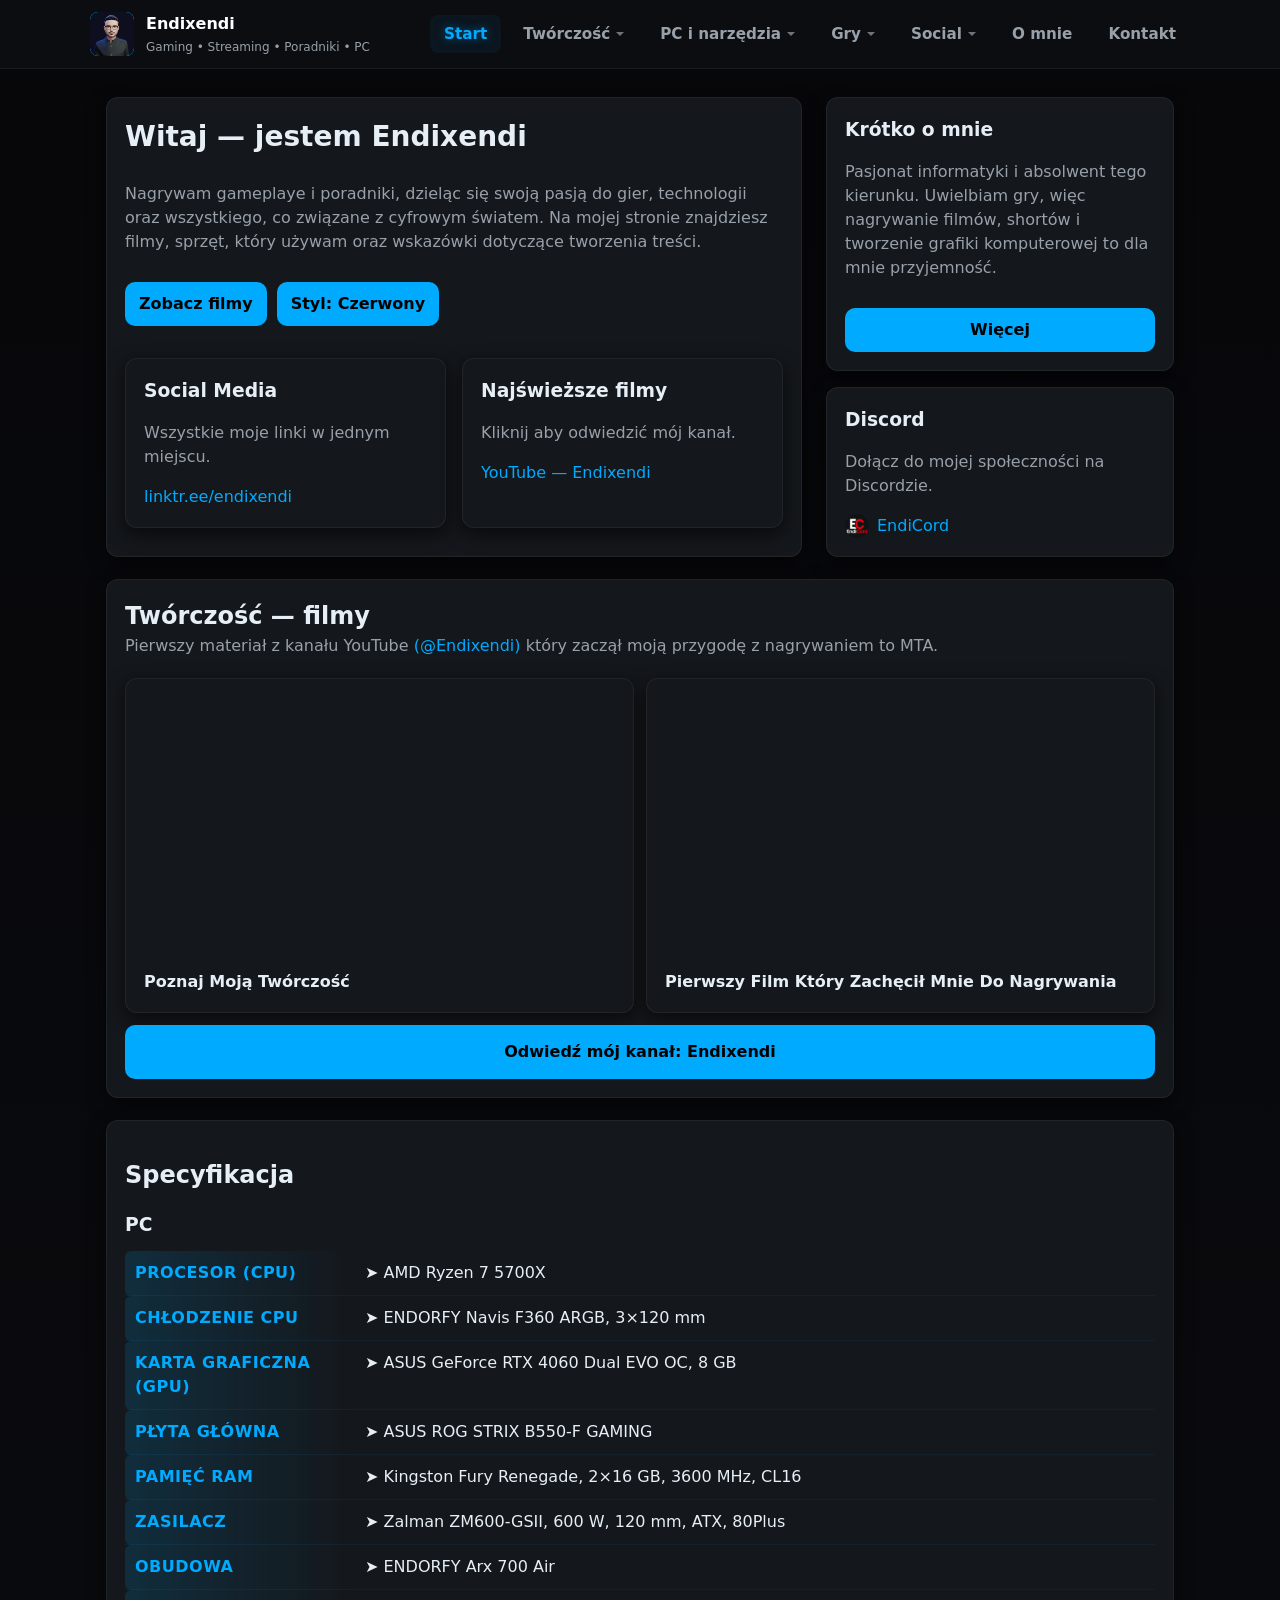
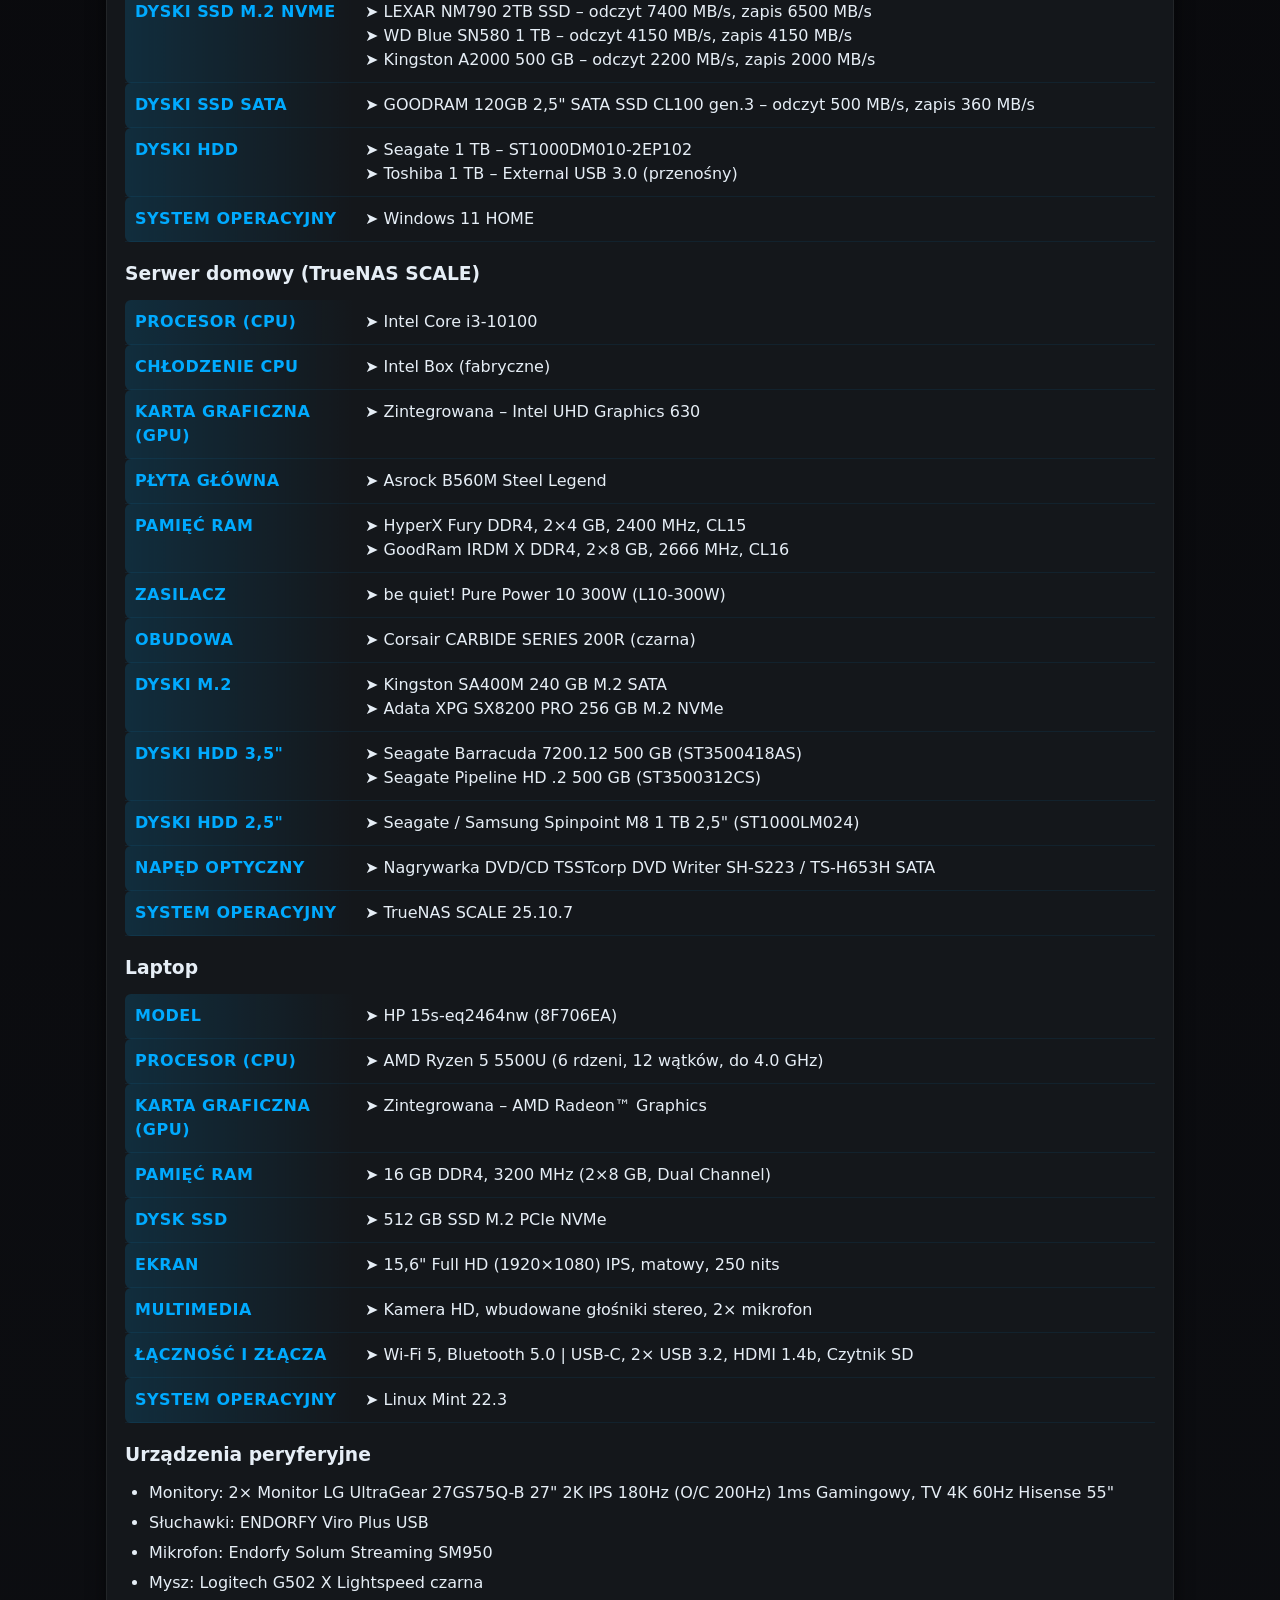
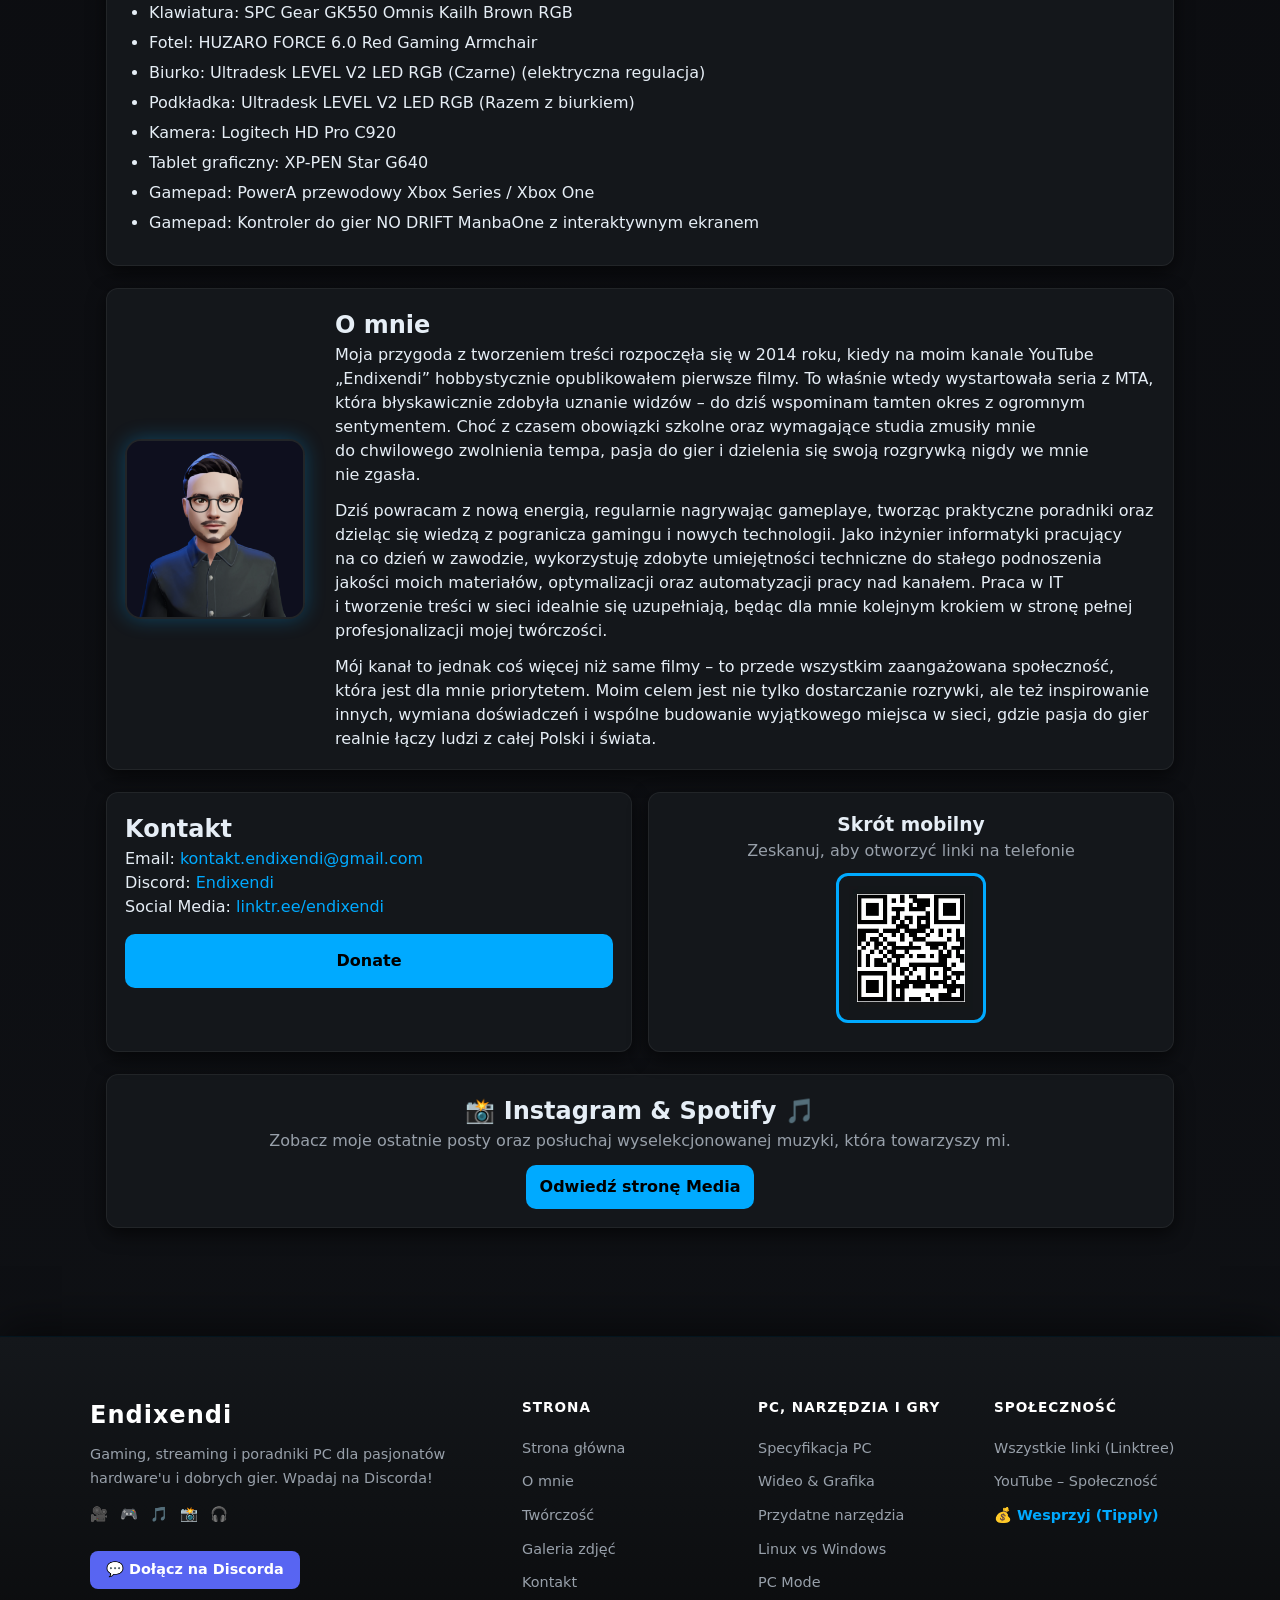
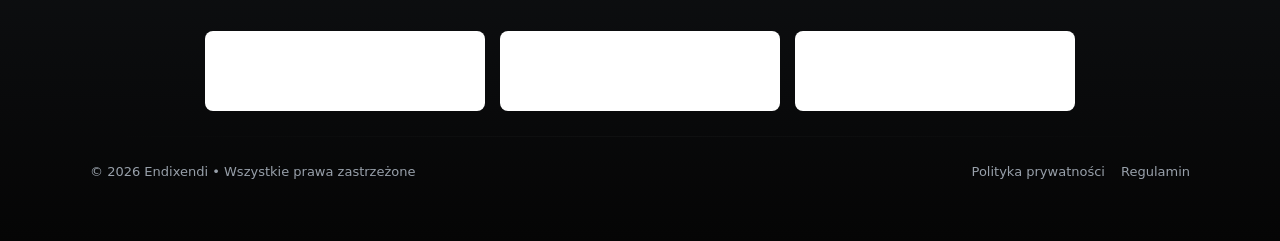
<file: index.html>
<!DOCTYPE html>
<html lang="pl">
<head>
    <meta charset="UTF-8">
    <meta name="viewport" content="width=device-width, initial-scale=1.0">
    <meta name="description" content="Oficjalna strona Endixendi — znajdziesz tu informacje, linki do social media oraz pełną specyfikację mojego komputera.">
    <meta name="keywords" content="Endixendi, strona internetowa, PC, specyfikacja komputera, portfolio, blog">
    <title>Endixendi — Gaming, Streaming, Poradniki, PC</title>

    <link rel="stylesheet" href="assets/css/style.css">
    <link rel="icon" href="assets/images/logo-kolo.png" type="image/png">
    <noscript><style>#loader { display: none; }</style></noscript>
</head>
<body id="top">

    <div id="loader">
        <img src="assets/images/logo-kolo.png" alt="Loading..." class="loader-logo">
    </div>

    <div id="menu-placeholder"></div>

    <main id="home">

        <section class="hero">
            <div class="card hero-sidebar">
                <h1>Witaj — jestem Endixendi</h1>
                <p class="lead">
                    Nagrywam gameplaye i poradniki, dzieląc się swoją pasją do gier, technologii oraz wszystkiego, co związane z cyfrowym światem. Na mojej stronie znajdziesz filmy, sprzęt, który używam oraz wskazówki dotyczące tworzenia treści.
                </p>

                <div class="cta">
                    <button class="btn" data-scroll="#tworczosc">Zobacz filmy</button>
                    <button class="btn" id="red-theme-btn">Styl: Czerwony</button>
                    <button class="btn" id="toggle-effects-btn" onclick="toggleEffects()">Wyłącz efekty</button>
                </div>

                <div class="grid full mt-16">
                    <div class="card hero-sidebar">
                        <h3>Social Media</h3>
                        <p class="muted">Wszystkie moje linki w jednym miejscu.</p>
                        <p><a class="inline-link" href="https://linktr.ee/endixendi" target="_blank" rel="noopener">linktr.ee/endixendi</a></p>
                    </div>
                    <div class="card hero-sidebar">
                        <h3>Najświeższe filmy</h3>
                        <p class="muted">Kliknij aby odwiedzić mój kanał.</p>
                        <p><a class="inline-link" href="https://www.youtube.com/c/Endixendi?sub_confirmation=1" target="_blank" rel="noopener">YouTube — Endixendi</a></p>
                    </div>

                </div>
            </div>

            <div class="hero-sidebar">
                <aside class="card hero-sidebar">
                    <h3>Krótko o mnie</h3>
                    <p class="muted">Pasjonat informatyki i absolwent tego kierunku. Uwielbiam gry, więc nagrywanie filmów, shortów i tworzenie grafiki komputerowej to dla mnie przyjemność.</p>
                    <a class="btn mt-12" href="#o-mnie">Więcej</a>
                </aside>

                <aside class="card hero-sidebar">
                    <h3>Discord</h3>
                    <p class="muted">Dołącz do mojej społeczności na Discordzie.</p>
                    <p>
                        <a href="https://discord.com/invite/MwGVnXWUaW" target="_blank" rel="noopener" class="discord-link">
                            <img src="assets/images/logo-dc.png" alt="Logo Discord" class="discord-icon">
                            EndiCord
                        </a>
                    </p>
                </aside>
            </div>
        </section>

        <section id="tworczosc" class="card mt-22">
            <h2>Twórczość — filmy</h2>
			<p class="muted">Pierwszy materiał z kanału YouTube <a class="inline-link" href="https://www.youtube.com/c/Endixendi?sub_confirmation=1" target="_blank" rel="noopener">(@Endixendi)</a> który zaczął moją przygodę z nagrywaniem to MTA.</p>
            <div class="videos" id="videos">
                <div class="video card">
                    <iframe loading="lazy" src="https://www.youtube.com/embed/eXZwitHgwZM" title="YouTube video" allowfullscreen></iframe>
                    <div class="video-title">Poznaj Moją Twórczość</div>
                </div>
                <div class="video card">
                    <iframe loading="lazy" src="https://www.youtube.com/embed/lqi6XXv5g10" title="YouTube video" allowfullscreen></iframe>
                    <div class="video-title">Pierwszy Film Który Zachęcił Mnie Do Nagrywania</div>
                </div>
            </div>
            <a class="mt-12 btn-full-width btn" href="https://www.youtube.com/c/Endixendi?sub_confirmation=1" target="_blank" rel="noopener">Odwiedź mój kanał: Endixendi</a>
        </section>

	<section id="pc" class="card mt-22">
		<h2 class="mt-18">Specyfikacja</h2>
	
		<h3 class="mt-18">PC</h3>
		<table class="specs mt-12" aria-label="Specyfikacja komputera">
			<tr><td class="cat">Procesor (CPU)</td><td>➤ AMD Ryzen 7 5700X</td></tr>
			<tr><td class="cat">Chłodzenie CPU</td><td>➤ ENDORFY Navis F360 ARGB, 3×120 mm</td></tr>
			<tr><td class="cat">Karta graficzna (GPU)</td><td>➤ ASUS GeForce RTX 4060 Dual EVO OC, 8 GB</td></tr>
			<tr><td class="cat">Płyta główna</td><td>➤ ASUS ROG STRIX B550-F GAMING</td></tr>
			<tr><td class="cat">Pamięć RAM</td><td>➤ Kingston Fury Renegade, 2×16 GB, 3600 MHz, CL16</td></tr>
			<tr><td class="cat">Zasilacz</td><td>➤ Zalman ZM600-GSII, 600 W, 120 mm, ATX, 80Plus</td></tr>
			<tr><td class="cat">Obudowa</td><td>➤ ENDORFY Arx 700 Air</td></tr>
			<tr>
				<td class="cat">Dyski SSD M.2 NVMe</td>
				<td class="ssd-list">➤ LEXAR NM790 2TB SSD – odczyt 7400 MB/s, zapis 6500 MB/s
					➤ WD Blue SN580 1 TB – odczyt 4150 MB/s, zapis 4150 MB/s
					➤ Kingston A2000 500 GB – odczyt 2200 MB/s, zapis 2000 MB/s
				</td>
			</tr>
			<tr>
				<td class="cat">Dyski SSD SATA</td>
				<td>➤ GOODRAM 120GB 2,5" SATA SSD CL100 gen.3 – odczyt 500 MB/s, zapis 360 MB/s</td>
			</tr>
			<tr>
				<td class="cat">Dyski HDD</td>
				<td class="ssd-list">➤ Seagate 1 TB – ST1000DM010-2EP102
					➤ Toshiba 1 TB – External USB 3.0 (przenośny)
				</td>
			</tr>
			<tr>
				<td class="cat">System operacyjny</td>
				<td>➤ Windows 11 HOME</td>
			</tr>
		</table>

		<h3 class="mt-18">Serwer domowy (TrueNAS SCALE)</h3>
		<table class="specs mt-12" aria-label="Specyfikacja serwera">
			<tr><td class="cat">Procesor (CPU)</td><td>➤ Intel Core i3-10100</td></tr>
			<tr><td class="cat">Chłodzenie CPU</td><td>➤ Intel Box (fabryczne)</td></tr>
			<tr><td class="cat">Karta graficzna (GPU)</td><td>➤ Zintegrowana – Intel UHD Graphics 630</td></tr>
			<tr><td class="cat">Płyta główna</td><td>➤ Asrock B560M Steel Legend</td></tr>
			<tr>
				<td class="cat">Pamięć RAM</td>
				<td class="ssd-list">➤ HyperX Fury DDR4, 2×4 GB, 2400 MHz, CL15
					➤ GoodRam IRDM X DDR4, 2×8 GB, 2666 MHz, CL16
				</td>
			</tr>
			<tr><td class="cat">Zasilacz</td><td>➤ be quiet! Pure Power 10 300W (L10-300W)</td></tr>
			<tr><td class="cat">Obudowa</td><td>➤ Corsair CARBIDE SERIES 200R (czarna)</td></tr>
			<tr>
				<td class="cat">Dyski M.2</td>
				<td class="ssd-list">➤ Kingston SA400M 240 GB M.2 SATA
					➤ Adata XPG SX8200 PRO 256 GB M.2 NVMe
				</td>
			</tr>
			<tr>
				<td class="cat">Dyski HDD 3,5"</td>
				<td class="ssd-list">➤ Seagate Barracuda 7200.12 500 GB (ST3500418AS)
					➤ Seagate Pipeline HD .2 500 GB (ST3500312CS)
				</td>
			</tr>
			<tr>
				<td class="cat">Dyski HDD 2,5"</td>
				<td>➤ Seagate / Samsung Spinpoint M8 1 TB 2,5" (ST1000LM024)</td>
			</tr>
			<tr><td class="cat">Napęd optyczny</td><td>➤ Nagrywarka DVD/CD TSSTcorp DVD Writer SH-S223 / TS-H653H SATA</td></tr>
			<tr><td class="cat">System operacyjny</td><td>➤ TrueNAS SCALE 25.10.7</td></tr>
		</table>

		<h3 class="mt-18">Laptop</h3>
		<table class="specs mt-12" aria-label="Specyfikacja laptopa">
			<tr><td class="cat">Model</td><td>➤ HP 15s-eq2464nw (8F706EA)</td></tr>
			<tr><td class="cat">Procesor (CPU)</td><td>➤ AMD Ryzen 5 5500U (6 rdzeni, 12 wątków, do 4.0 GHz)</td></tr>
			<tr><td class="cat">Karta graficzna (GPU)</td><td>➤ Zintegrowana – AMD Radeon™ Graphics</td></tr>
			<tr><td class="cat">Pamięć RAM</td><td>➤ 16 GB DDR4, 3200 MHz (2×8 GB, Dual Channel)</td></tr>
			<tr><td class="cat">Dysk SSD</td><td>➤ 512 GB SSD M.2 PCIe NVMe</td></tr>
			<tr><td class="cat">Ekran</td><td>➤ 15,6" Full HD (1920×1080) IPS, matowy, 250 nits</td></tr>
			<tr><td class="cat">Multimedia</td><td>➤ Kamera HD, wbudowane głośniki stereo, 2× mikrofon</td></tr>
			<tr><td class="cat">Łączność i złącza</td><td>➤ Wi-Fi 5, Bluetooth 5.0 | USB-C, 2× USB 3.2, HDMI 1.4b, Czytnik SD</td></tr>
			<tr><td class="cat">System operacyjny</td><td>➤ Linux Mint 22.3</td></tr>
		</table>

		<h3 class="mt-18">Urządzenia peryferyjne</h3>
		<ul>		
			<li>Monitory: 2× Monitor LG UltraGear 27GS75Q-B 27" 2K IPS 180Hz (O/C 200Hz) 1ms Gamingowy, TV 4K 60Hz Hisense 55"</li>
			<li>Słuchawki: ENDORFY Viro Plus USB</li>
			<li>Mikrofon: Endorfy Solum Streaming SM950</li>
			<li>Mysz: Logitech G502 X Lightspeed czarna</li>
			<li>Klawiatura: SPC Gear GK550 Omnis Kailh Brown RGB</li>
			<li>Fotel: HUZARO FORCE 6.0 Red Gaming Armchair</li>
			<li>Biurko: Ultradesk LEVEL V2 LED RGB (Czarne) (elektryczna regulacja)</li>
			<li>Podkładka: Ultradesk LEVEL V2 LED RGB (Razem z biurkiem)</li>
			<li>Kamera: Logitech HD Pro C920</li>
			<li>Tablet graficzny: XP-PEN Star G640</li>
			<li>Gamepad: PowerA przewodowy Xbox Series / Xbox One</li>
			<li>Gamepad: Kontroler do gier NO DRIFT ManbaOne z interaktywnym ekranem</li>
		</ul>
	</section>
        
        <section id="o-mnie" class="card mt-22">
			<div class="about-me-layout">
				<div class="about-me-thumb">
					<img src="assets/images/logo.png" alt="Logo Endixendi" class="about-me-logo">
				</div>
				<div class="about-me-text">
					<h2>O mnie</h2>
					<p>
						Moja przygoda z&nbsp;tworzeniem treści rozpoczęła się w&nbsp;2014 roku, kiedy na&nbsp;moim kanale YouTube „Endixendi” hobbystycznie opublikowałem pierwsze filmy. To&nbsp;właśnie wtedy wystartowała seria z&nbsp;MTA, która błyskawicznie zdobyła uznanie widzów – do&nbsp;dziś wspominam tamten okres z&nbsp;ogromnym sentymentem. Choć z&nbsp;czasem obowiązki szkolne oraz wymagające studia zmusiły mnie do&nbsp;chwilowego zwolnienia tempa, pasja do&nbsp;gier i&nbsp;dzielenia się swoją rozgrywką nigdy we&nbsp;mnie nie&nbsp;zgasła.
					</p>
					<p>
						Dziś powracam z&nbsp;nową energią, regularnie nagrywając gameplaye, tworząc praktyczne poradniki oraz dzieląc się wiedzą z&nbsp;pogranicza gamingu i&nbsp;nowych technologii. Jako inżynier informatyki pracujący na&nbsp;co dzień w&nbsp;zawodzie, wykorzystuję zdobyte umiejętności techniczne do&nbsp;stałego podnoszenia jakości moich materiałów, optymalizacji oraz automatyzacji pracy nad kanałem. Praca w&nbsp;IT i&nbsp;tworzenie treści w&nbsp;sieci idealnie się uzupełniają, będąc dla mnie kolejnym krokiem w&nbsp;stronę pełnej profesjonalizacji mojej twórczości.
					</p>
					<p>
						Mój kanał to&nbsp;jednak coś więcej niż same filmy – to&nbsp;przede wszystkim zaangażowana społeczność, która jest dla mnie priorytetem. Moim celem jest nie&nbsp;tylko dostarczanie rozrywki, ale też inspirowanie innych, wymiana doświadczeń i&nbsp;wspólne budowanie wyjątkowego miejsca w&nbsp;sieci, gdzie pasja do&nbsp;gier realnie łączy ludzi z&nbsp;całej Polski i&nbsp;świata.
					</p>
				</div>
			</div>
		</section>

        <section id="kontakt" class="grid mt-22">
            <div class="card">
                <h2>Kontakt</h2>
                <p>Email: <a class="inline-link" href="mailto:kontakt.endixendi@gmail.com">kontakt.endixendi@gmail.com</a></p>
                <p>Discord: <a href="https://discord.com/invite/MwGVnXWUaW" target="_blank" rel="noopener" class="inline-link">Endixendi</a></p>
                <p>Social Media: <a class="inline-link" href="https://linktr.ee/endixendi" target="_blank" rel="noopener">linktr.ee/endixendi</a></p>
                
                <button class="btn btn-full-width margin-special" id="donate-btn">Donate</button>
            </div>

            <div class="card qr-card">
                <h3>Skrót mobilny</h3>
                <p class="muted">Zeskanuj, aby otworzyć linki na telefonie</p>
                <div class="qr-wrapper">
                    <img src="assets/images/qr-mobile.webp" alt="Kod QR Linktree" class="qr-code-large">
                </div>
            </div>
        </section>

        <section class="mt-22">
			<div class="card center">
				<h2>📸 Instagram & Spotify 🎵</h2>
				<p class="muted">Zobacz moje ostatnie posty oraz posłuchaj wyselekcjonowanej muzyki, która towarzyszy mi.</p>
				<div class="mt-12">
					<a class="btn" href="media.html">Odwiedź stronę Media</a>
				</div>
			</div>
		</section>

		<!-- PC 140x600 | Mobile 400x80 -->
		<div id="navigation-left-panel" class="site-shortcut-panel pc-only" style="left: 20px;">
			<button class="shortcut-close-trigger" onclick="dismissPanel('navigation-left-panel')">×</button>
			<div class="shortcut-holder">
				<div class="shortcut-item" data-id="goldsaver"><a href="https://goldsaver.pl/pl/kod/4TK7PP" target="_blank" rel="noopener"><img src="assets/images/promos/goldsaver.jpg" alt="GoldSaver"></a></div>
				<div class="shortcut-item" data-id="dc"><a href="https://discord.com/invite/MwGVnXWUaW" target="_blank" rel="noopener"><img src="assets/images/promos/dc.jpg" alt="Discord"></a></div>
				<div class="shortcut-item" data-id="instant"><a href="https://www.instant-gaming.com/pl/?igr=endixendi" target="_blank" rel="noopener"><img src="assets/images/promos/instantgaming.jpg" alt="Instant Gaming"></a></div>
				<div class="shortcut-item" data-id="tipply"><a href="https://tipply.pl/@endixendi" target="_blank" rel="noopener"><img src="assets/images/promos/tipply.jpg" alt="Tipply"></a></div>
				<div class="shortcut-item" data-id="cs"><a href="https://csgo-skins.com/?ref=ENDIXENDI" target="_blank" rel="noopener"><img src="assets/images/promos/cs.jpg" alt="CSGO-Skins"></a></div>
			</div>
		</div>

		<div id="navigation-right-panel" class="site-shortcut-panel pc-only" style="right: 20px;">
			<button class="shortcut-close-trigger" onclick="dismissPanel('navigation-right-panel')">×</button>
			<div class="shortcut-holder">
				<div class="shortcut-item" data-id="goldsaver"><a href="https://goldsaver.pl/pl/kod/4TK7PP" target="_blank" rel="noopener"><img src="assets/images/promos/goldsaver.jpg" alt="GoldSaver"></a></div>
				<div class="shortcut-item" data-id="dc"><a href="https://discord.com/invite/MwGVnXWUaW" target="_blank" rel="noopener"><img src="assets/images/promos/dc.jpg" alt="Discord"></a></div>
				<div class="shortcut-item" data-id="instant"><a href="https://www.instant-gaming.com/pl/?igr=endixendi" target="_blank" rel="noopener"><img src="assets/images/promos/instantgaming.jpg" alt="Instant Gaming"></a></div>
				<div class="shortcut-item" data-id="tipply"><a href="https://tipply.pl/@endixendi" target="_blank" rel="noopener"><img src="assets/images/promos/tipply.jpg" alt="Tipply"></a></div>
				<div class="shortcut-item" data-id="cs"><a href="https://csgo-skins.com/?ref=ENDIXENDI" target="_blank" rel="noopener"><img src="assets/images/promos/cs.jpg" alt="CSGO-Skins"></a></div>
			</div>
		</div>

		<div id="mobile-sticky-footer" class="mobile-navigation-bar mobile-only">
			<button class="shortcut-close-trigger" onclick="dismissPanel('mobile-sticky-footer')">×</button>
			<div class="shortcut-holder">
				<div class="shortcut-item" data-id="goldsaver"><a href="https://goldsaver.pl/pl/kod/4TK7PP" target="_blank" rel="noopener"><img src="assets/images/promos/mcs.jpg" alt="GoldSaver"></a></div>
				<div class="shortcut-item" data-id="dc"><a href="https://discord.com/invite/MwGVnXWUaW" target="_blank" rel="noopener"><img src="assets/images/promos/mdc.jpg" alt="Discord"></a></div>
				<div class="shortcut-item" data-id="instant"><a href="https://www.instant-gaming.com/pl/?igr=endixendi" target="_blank" rel="noopener"><img src="assets/images/promos/minstantgaming.jpg" alt="Instant Gaming"></a></div>
				<div class="shortcut-item" data-id="tipply"><a href="https://tipply.pl/@endixendi" target="_blank" rel="noopener"><img src="assets/images/promos/mtipply.jpg" alt="Tipply"></a></div>
				<div class="shortcut-item" data-id="cs"><a href="https://csgo-skins.com/?ref=ENDIXENDI" target="_blank" rel="noopener"><img src="assets/images/promos/mcs.jpg" alt="CSGO-Skins"></a></div>
			</div>
		</div>
		
    </main>

    <div id="footer-placeholder"></div>

    <script src="assets/js/storage.js"></script>

    <script src="assets/js/script.js"></script>

</body>
</html>
</file>
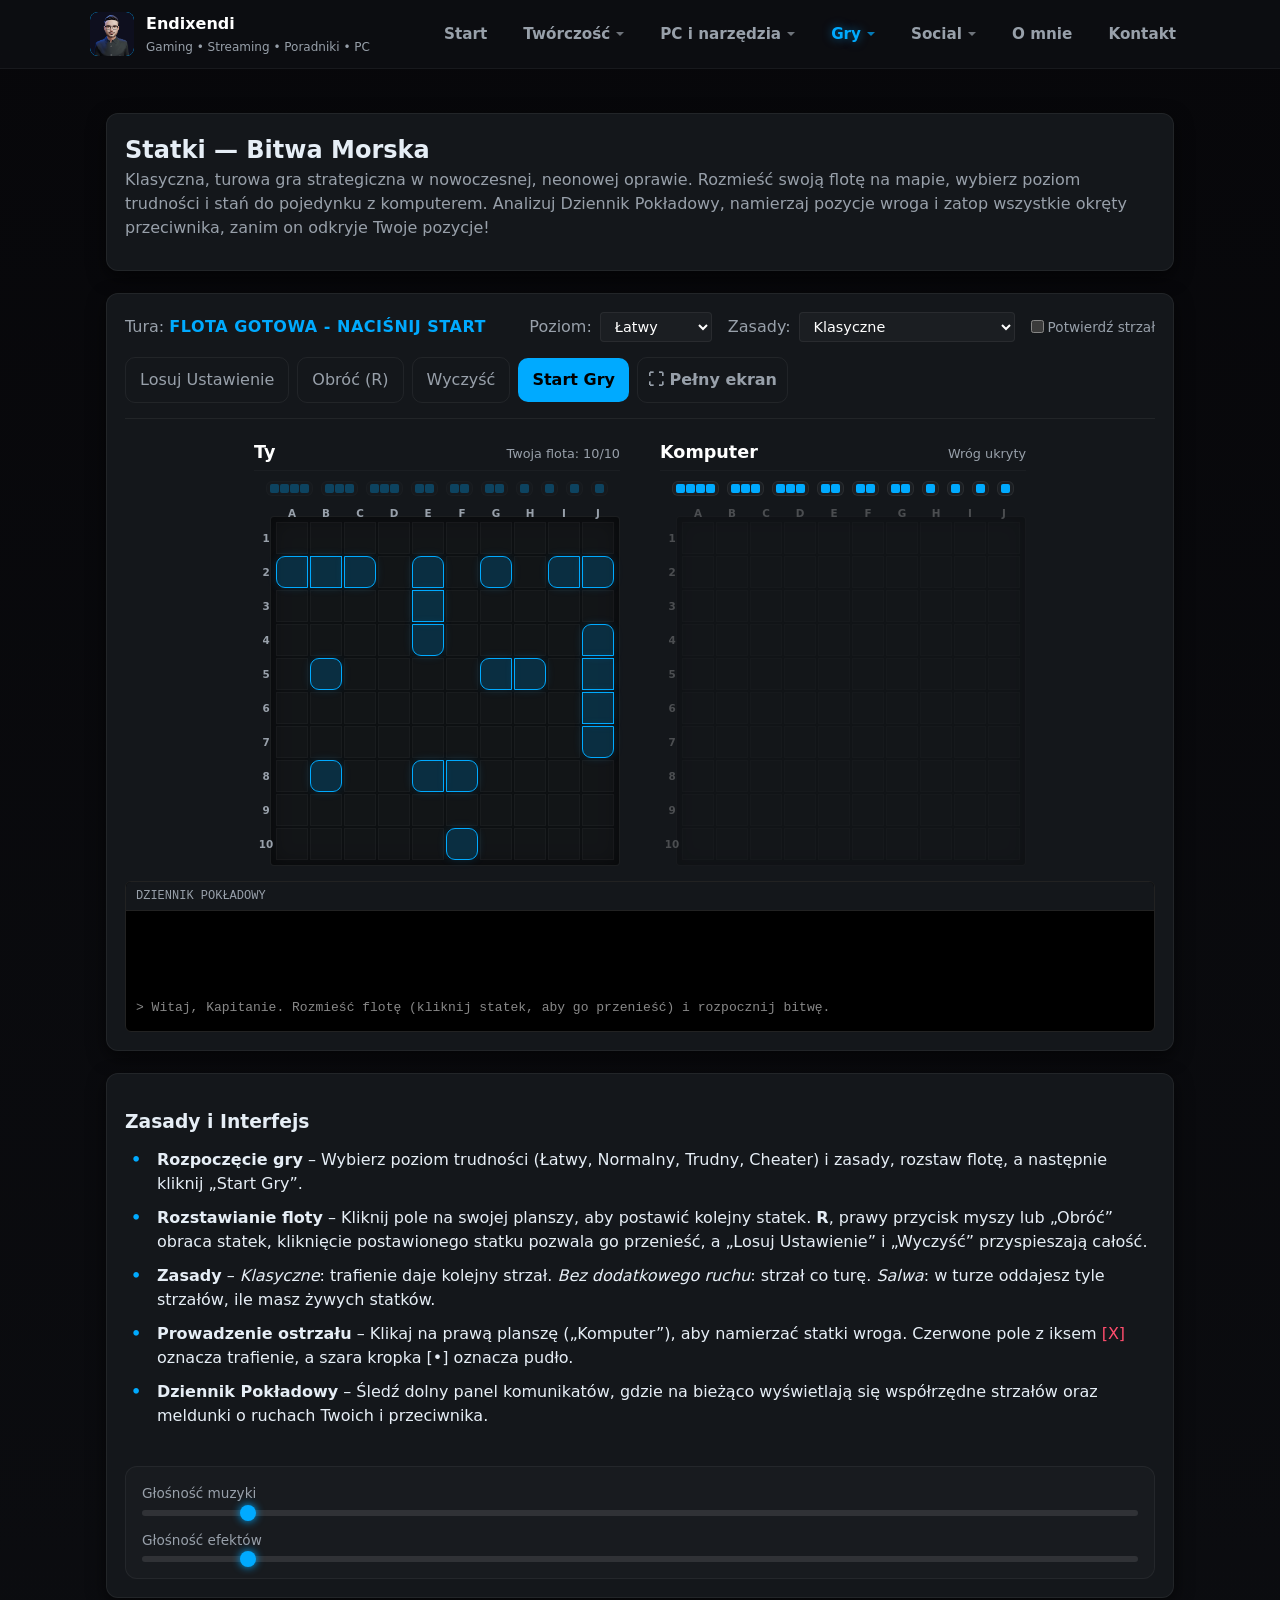
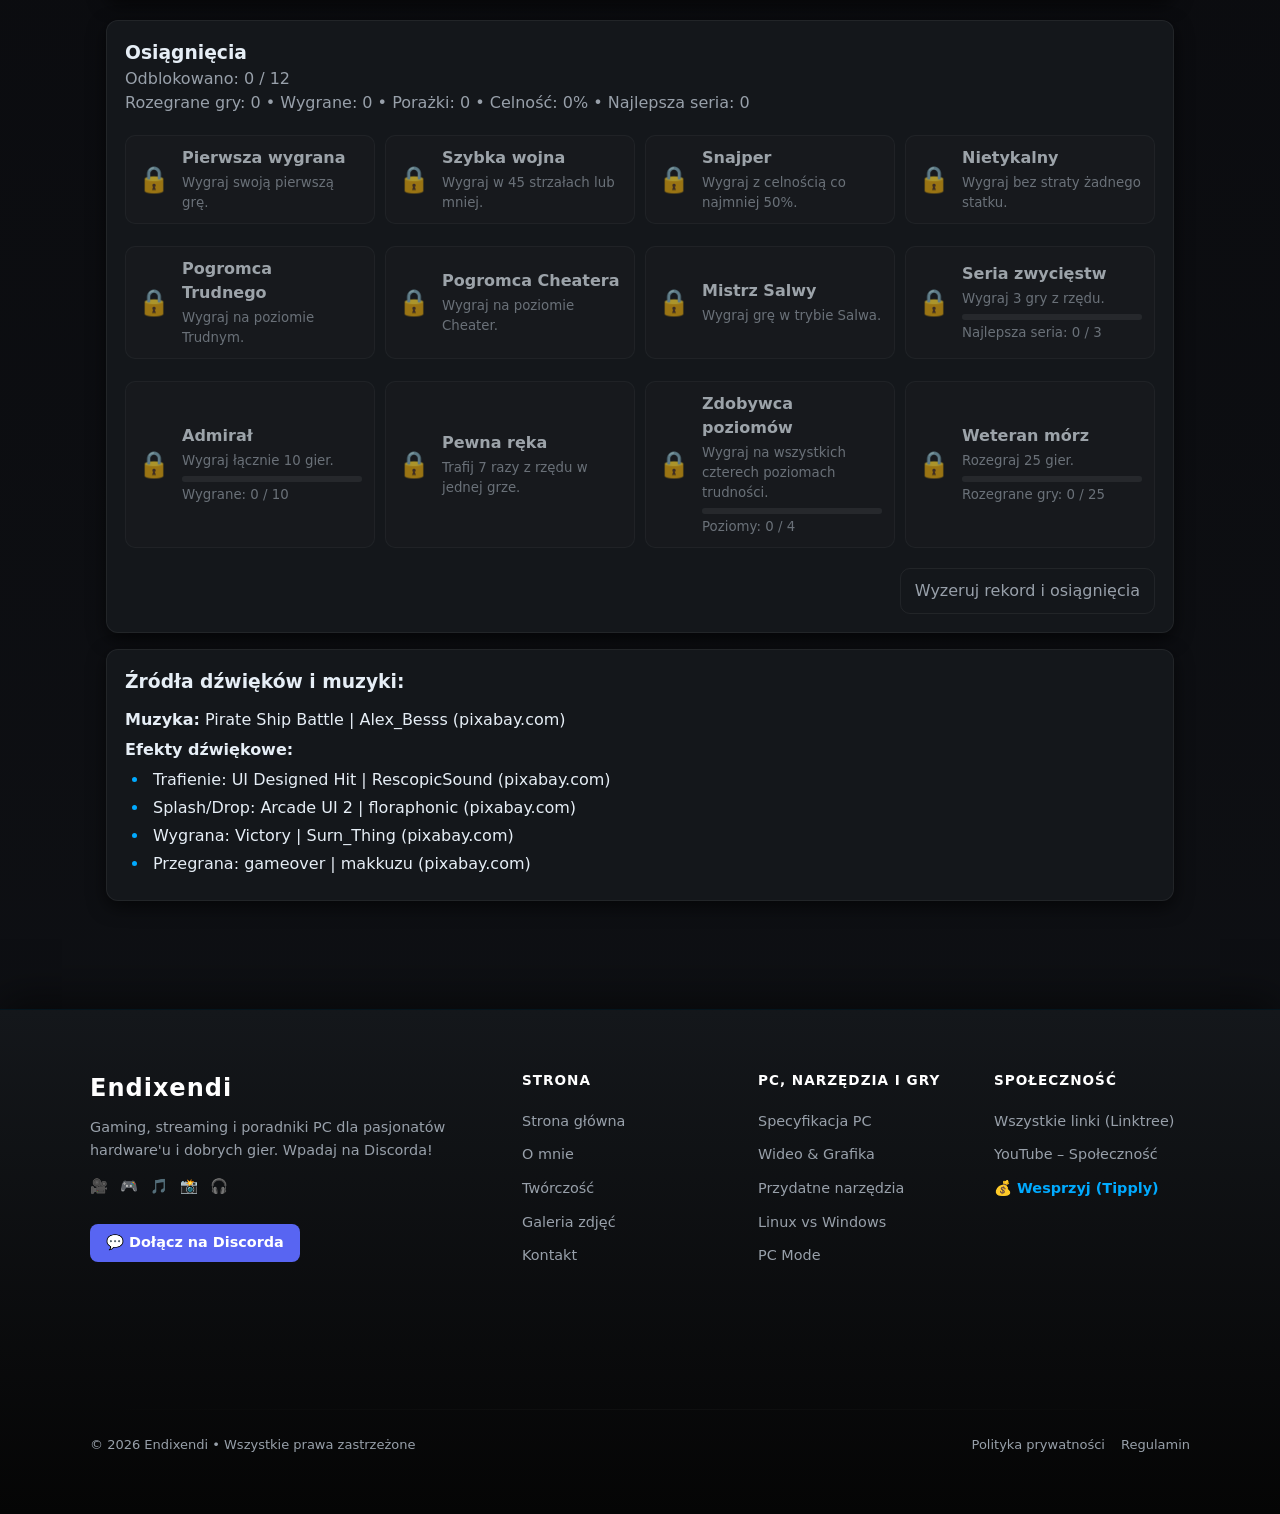
<file: battleship.html>
<!DOCTYPE html>
<html lang="pl">
<head>
    <meta charset="UTF-8">
    <meta name="viewport" content="width=device-width, initial-scale=1.0">
    <meta name="description" content="Statki online: bitwa morska z komputerem na czterech poziomach trudności, w tym Cheater, z ręcznym rozstawianiem floty i trzema zasadami gry.">
    <title>Endixendi - Statki</title>

    <link rel="stylesheet" href="assets/css/style.css">
    <link rel="stylesheet" href="assets/css/games.css">
    <link rel="stylesheet" href="assets/css/battleship.css">
    
    <link rel="icon" href="assets/images/logo-kolo.png" type="image/png">
    <noscript><style>#loader { display: none; }</style></noscript>
</head>
<body id="top">

    <div id="loader">
        <img src="assets/images/logo-kolo.png" alt="Loading..." class="loader-logo">
    </div>

    <div id="menu-placeholder"></div>

    <main id="home">
	
        <section id="battleship-hero" class="mt-16">
            <div class="card">
                <h1>Statki — Bitwa Morska</h1>
                <p class="lead">
                    Klasyczna, turowa gra strategiczna w nowoczesnej, neonowej oprawie. Rozmieść swoją flotę na mapie, wybierz poziom trudności i stań do pojedynku z komputerem. Analizuj Dziennik Pokładowy, namierzaj pozycje wroga i zatop wszystkie okręty przeciwnika, zanim on odkryje Twoje pozycje!
                </p>
            </div>
        </section>

        <section class="mt-22">
            <div class="card game-wrapper" id="battleshipContainer">
        
                <div class="game-controls-bar">
                    <div class="status-indicator">
                        <span class="muted">Tura:</span> <span id="turn-status" class="highlight">Oczekiwanie...</span>
                    </div>
                    <div class="settings-row">
                        <div class="difficulty-box">
                            <label class="muted" for="difficulty-select">Poziom:</label>
                            <select id="difficulty-select" class="ghost-select">
                                <option value="easy">Łatwy</option>
                                <option value="medium">Normalny</option>
                                <option value="hard">Trudny</option>
                                <option value="cheater">Cheater</option>
                            </select>
                        </div>
                        <div class="difficulty-box">
                            <label class="muted" for="rules-select">Zasady:</label>
                            <select id="rules-select" class="ghost-select">
                                <option value="classic">Klasyczne</option>
                                <option value="noextra">Bez dodatkowego ruchu</option>
                                <option value="salvo">Salwa</option>
                            </select>
                        </div>
                        <label class="bs-check"><input type="checkbox" id="confirm-shot"> Potwierdź strzał</label>
                    </div>
                    <div class="buttons">
                        <button id="btn-randomize" class="ghost">Losuj Ustawienie</button>
                        <button id="btn-rotate" class="ghost">Obróć (R)</button>
                        <button id="btn-clear" class="ghost">Wyczyść</button>
                        <button id="btn-start" class="btn">Start Gry</button>
                        <button id="btn-restart" class="ghost" style="display:none;">Restart</button>
                        <button id="btn-fullscreen" class="ghost fullscreen-toggle-btn" title="Pełny ekran" aria-label="Pełny ekran">⛶ Pełny ekran</button>
                    </div>
                </div>

                <div class="boards-container mt-16">
          
                    <div class="board-box">
                        <div class="board-header">
                            <h3>Ty</h3>
                            <div class="ships-preview" id="player-ships-info">Twoja flota</div>
                        </div>
                        <div id="player-grid" class="battleship-grid player-grid"></div>
                    </div>

                    <div class="board-box">
                        <div class="board-header">
                            <h3>Komputer</h3>
                            <div class="ships-preview" id="enemy-ships-info">Wróg ukryty</div>
                        </div>
                        <div id="computer-grid" class="battleship-grid enemy-grid locked"></div>
                    </div>

                </div>

                <div class="game-log-container mt-22">
                    <div class="log-header">Dziennik pokładowy</div>
                    <div id="game-log" class="log-content"></div>
                </div>

            </div>
        </section>
		
		<section id="battleship-rules" class="card mt-22">	
		
			<div class="controls-grid mt-16">
				<div class="controls-left">
					<h3>Zasady i Interfejs</h3>
						<ul>
							<li><strong>Rozpoczęcie gry</strong> – Wybierz poziom trudności (Łatwy, Normalny, Trudny, Cheater) i zasady, rozstaw flotę, a następnie kliknij „Start Gry”.</li>
							<li><strong>Rozstawianie floty</strong> – Kliknij pole na swojej planszy, aby postawić kolejny statek. <strong>R</strong>, prawy przycisk myszy lub „Obróć” obraca statek, kliknięcie postawionego statku pozwala go przenieść, a „Losuj Ustawienie” i „Wyczyść” przyspieszają całość.</li>
							<li><strong>Zasady</strong> – <em>Klasyczne</em>: trafienie daje kolejny strzał. <em>Bez dodatkowego ruchu</em>: strzał co turę. <em>Salwa</em>: w turze oddajesz tyle strzałów, ile masz żywych statków.</li>
							<li><strong>Prowadzenie ostrzału</strong> – Klikaj na prawą planszę („Komputer”), aby namierzać statki wroga. Czerwone pole z iksem <span style="color: var(--danger, #ff4d6d);">[X]</span> oznacza trafienie, a szara kropka [•] oznacza pudło.</li>
							<li><strong>Dziennik Pokładowy</strong> – Śledź dolny panel komunikatów, gdzie na bieżąco wyświetlają się współrzędne strzałów oraz meldunki o ruchach Twoich i przeciwnika.</li>
						</ul>
				</div>
					
				<div class="audio-settings mt-12">
					<div class="volume-control">
						<label for="volume-music" class="muted">Głośność muzyki</label>
						<input id="volume-music" type="range" min="0" max="1" step="0.01" value="0.1">
					</div>
					<div class="volume-control">
						<label for="volume-effects" class="muted">Głośność efektów</label>
						<input id="volume-effects" type="range" min="0" max="1" step="0.01" value="0.1">
					</div>
				</div>

			</div>					
		</section>				
	
		<section id="battleship-achievements" class="card mt-22">
			<h3>Osiągnięcia</h3>
			<p class="muted" id="achievementsProgress"></p>
			<p class="muted" id="achievementsStats"></p>
			<p class="muted" id="achievementsLevels"></p>
			<ul id="achievementsList" class="achievements-list"></ul>
			<div class="achievements-actions">
				<button type="button" id="resetProgressBtn" class="ghost">Wyzeruj rekord i osiągnięcia</button>
			</div>
		</section>

		<section id="audio-credits" class="card mt-16">
			<div>
				<h3>Źródła dźwięków i muzyki:</h3>
				<ul>
					<li><strong>Muzyka:</strong> Pirate Ship Battle | Alex_Besss (pixabay.com)</li>
					<li><strong>Efekty dźwiękowe:</strong>
						<ul>
							<li>Trafienie: UI Designed Hit | RescopicSound (pixabay.com)</li>
							<li>Splash/Drop: Arcade UI 2 | floraphonic (pixabay.com)</li>
							<li>Wygrana: Victory | Surn_Thing (pixabay.com)</li>
							<li>Przegrana: gameover | makkuzu (pixabay.com)</li>
						</ul>
					</li>
				</ul>
			</div>
		</section>
		
    </main>

    <div id="footer-placeholder"></div>

    <script src="assets/js/storage.js"></script>

    <script src="assets/js/script.js"></script>
    <script src="assets/js/fullscreen.js"></script>
    <script src="assets/js/battleship.js"></script>

</body>
</html>
</file>
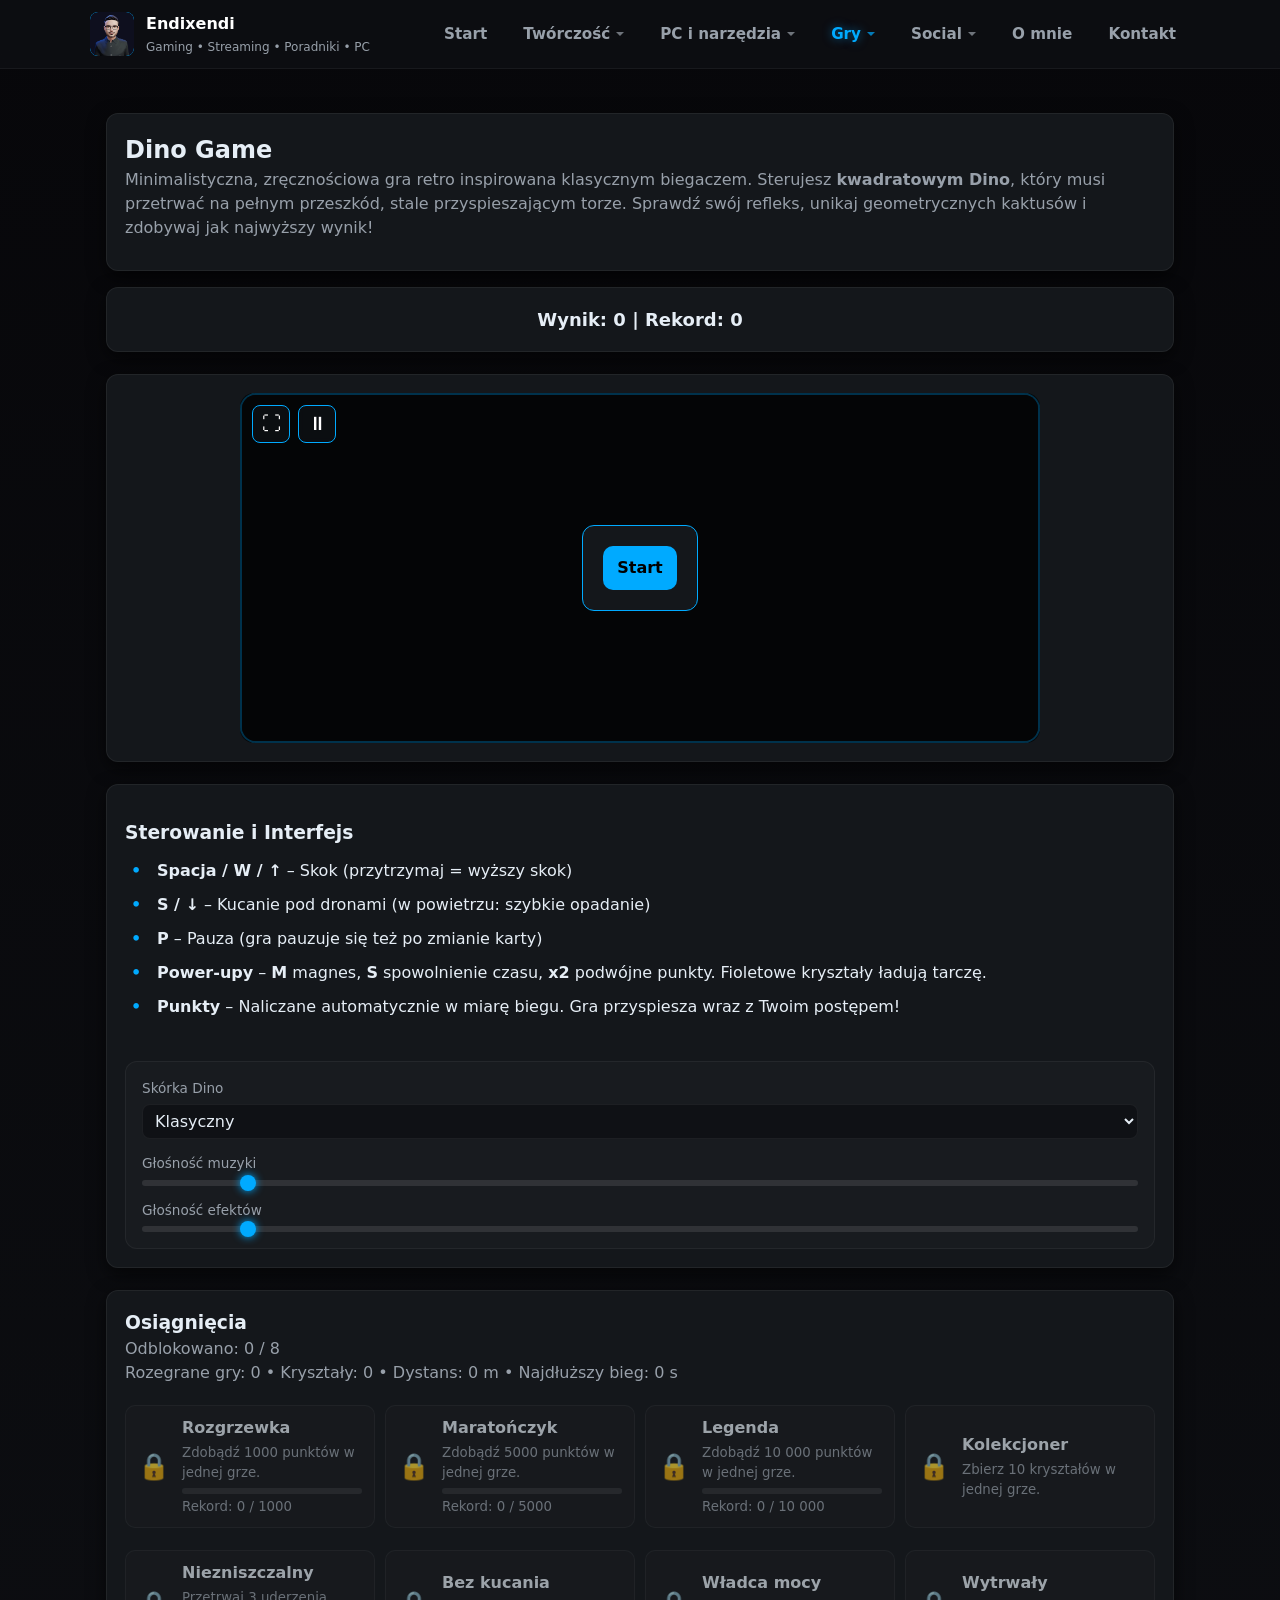
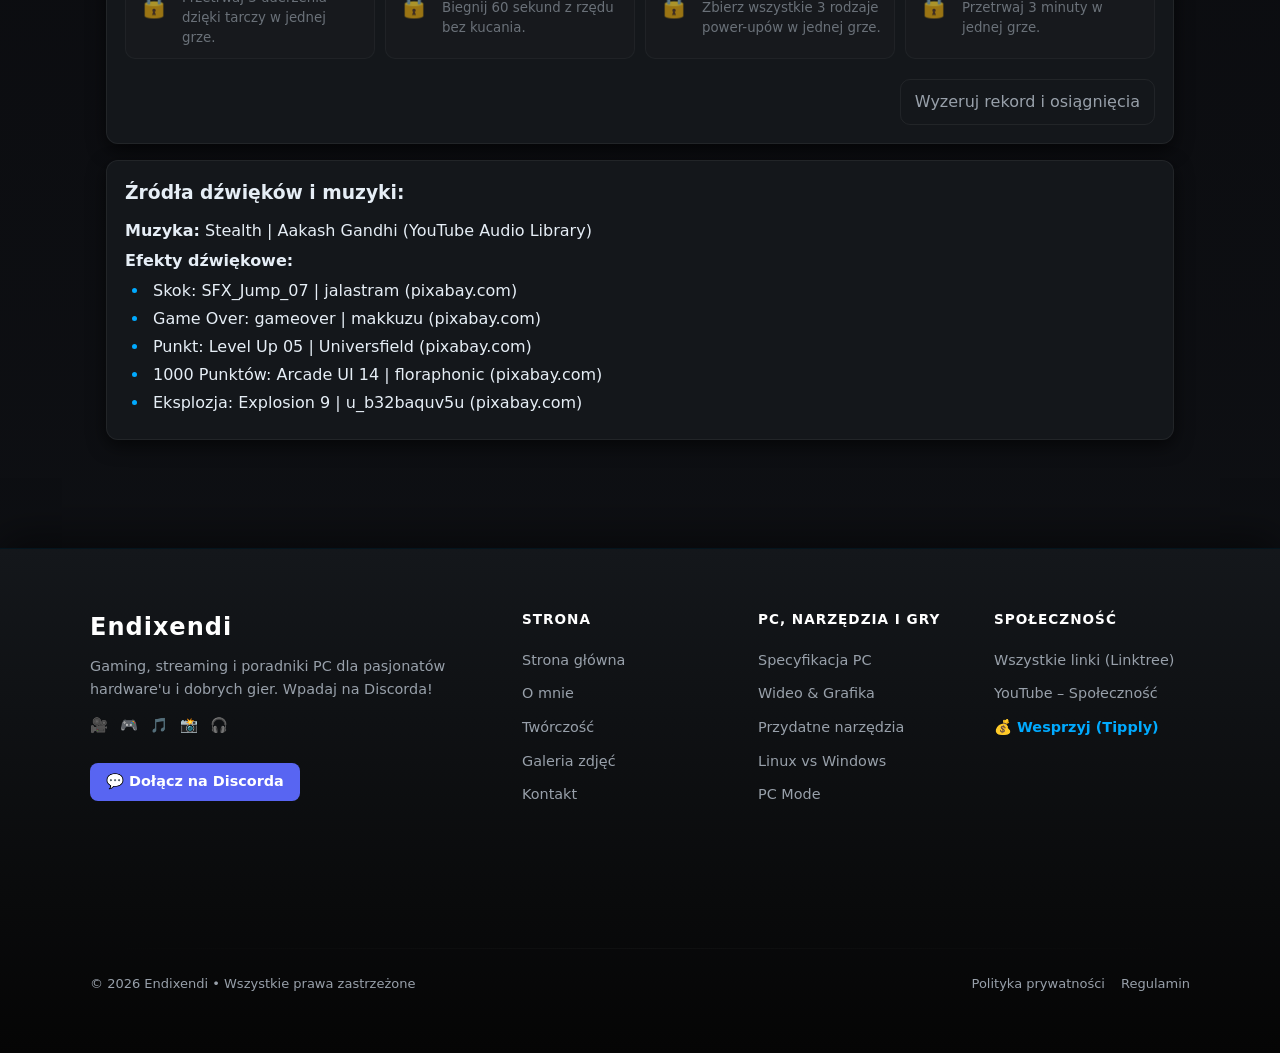
<file: dino.html>
<!DOCTYPE html>
<html lang="pl">
<head>
    <meta charset="UTF-8">
    <meta name="viewport" content="width=device-width, initial-scale=1.0">
    <meta name="description" content="Dino Game: darmowa gra zręcznościowa w przeglądarce. Skacz, kucaj i bij rekordy na PC i telefonie.">
    <title>Endixendi - Dino</title>

    <link rel="stylesheet" href="assets/css/style.css">
    <link rel="stylesheet" href="assets/css/games.css">
    <link rel="stylesheet" href="assets/css/dino.css">
    <link rel="icon" href="assets/images/logo-kolo.png" type="image/png">
    <noscript><style>#loader { display: none; }</style></noscript>
</head>
<body id="top">

    <div id="loader">
        <img src="assets/images/logo-kolo.png" alt="Loading..." class="loader-logo">
    </div>

    <div id="menu-placeholder"></div>

    <main id="home">
	
        <section id="dino-hero" class="mt-16">
            <div class="card">
                <h1>Dino Game</h1>
                <p class="lead">
                    Minimalistyczna, zręcznościowa gra retro inspirowana klasycznym biegaczem. Sterujesz <strong>kwadratowym Dino</strong>, który musi przetrwać na pełnym przeszkód, stale przyspieszającym torze. Sprawdź swój refleks, unikaj geometrycznych kaktusów i zdobywaj jak najwyższy wynik!
                </p>
            </div>
        </section>

        <div id="scoreBoard" class="card mt-16">
            Wynik: <span id="score">0</span> | Rekord: <span id="highScore">0</span>
        </div>

        <section id="dino-game" class="card mt-22">
            <div class="dino-container" id="dinoContainer">

                <div class="board-container">
                    <button id="fullscreenBtn" class="fullscreen-btn" title="Pełny ekran" aria-label="Pełny ekran">⛶</button>
                    <button id="pauseBtn" class="fullscreen-btn pause-btn" title="Pauza (P)" aria-label="Pauza">⏸</button>
                    <canvas id="gameCanvas"></canvas>

                    <div class="overlay" id="menu">
                        <div class="modal">
                            <button id="startBtn" class="btn">Start</button>
                        </div>
                    </div>

                    <div class="overlay hidden" id="pauseMenu">
                        <div class="modal">
                            <h2>Pauza</h2>
                            <button id="resumeBtn" class="btn">Wznów</button>
                        </div>
                    </div>

                    <div class="overlay hidden" id="gameOverMenu">
                        <div class="modal">
                            <h2>Game Over!</h2>
                            <p>Wynik: <span id="finalScore">0</span></p>
                            <p>Rekord: <span id="finalHighScore">0</span></p>
                            <p id="runStats" class="game-stats"></p>
                            <p id="totalStats" class="game-stats"></p>
                            <button id="restartBtn" class="btn">Zagraj ponownie</button>
                        </div>
                    </div>
                </div>

                <div class="mobile-controls">
                    <button id="jumpBtn" class="btn">↑ SKOK</button>
                    <button id="crouchBtn" class="btn">↓ KUCANIE</button>
                </div>
				
            </div>
        </section>
		
		<section id="dino-controls-info" class="card mt-22">
		
				<div class="controls-grid mt-16">
					<div class="controls-left">
						<h3>Sterowanie i Interfejs</h3>
						<ul>
							<li><strong>Spacja / W / ↑</strong> – Skok (przytrzymaj = wyższy skok)</li>
							<li><strong>S / ↓</strong> – Kucanie pod dronami (w powietrzu: szybkie opadanie)</li>
							<li><strong>P</strong> – Pauza (gra pauzuje się też po zmianie karty)</li>
							<li><strong>Power-upy</strong> – <strong>M</strong> magnes, <strong>S</strong> spowolnienie czasu, <strong>x2</strong> podwójne punkty. Fioletowe kryształy ładują tarczę.</li>
							<li><strong>Punkty</strong> – Naliczane automatycznie w miarę biegu. Gra przyspiesza wraz z Twoim postępem!</li>
						</ul>
					</div>

					<div class="audio-settings mt-16">
						<div class="volume-control skin-control">
							<label for="skinSelect">Skórka Dino</label>
							<select id="skinSelect"></select>
						</div>
						<div class="volume-control">
							<label for="volume-music">Głośność muzyki</label>
							<input id="volume-music" type="range" min="0" max="1" step="0.01" value="0.1">
						</div>
						<div class="volume-control">
							<label for="volume-effects">Głośność efektów</label>
							<input id="volume-effects" type="range" min="0" max="1" step="0.01" value="0.1">
						</div>
					</div>
				</div>		
		
		</section>
		
		<section id="dino-achievements" class="card mt-22">
			<h3>Osiągnięcia</h3>
			<p class="muted" id="achievementsProgress"></p>
			<p class="muted" id="achievementsStats"></p>
			<ul id="achievementsList" class="achievements-list"></ul>
			<div class="achievements-actions">
				<button type="button" id="resetProgressBtn" class="ghost">Wyzeruj rekord i osiągnięcia</button>
			</div>
		</section>

		<section id="audio-credits" class="card mt-16">
			<div>
				<h3>Źródła dźwięków i muzyki:</h3>
				<ul>
					<li><strong>Muzyka:</strong> Stealth | Aakash Gandhi (YouTube Audio Library)</li>
					<li><strong>Efekty dźwiękowe:</strong>
						<ul>
							<li>Skok: SFX_Jump_07 | jalastram (pixabay.com)</li>
							<li>Game Over: gameover | makkuzu (pixabay.com)</li>
							<li>Punkt: Level Up 05 | Universfield (pixabay.com)</li>
							<li>1000 Punktów: Arcade UI 14 | floraphonic (pixabay.com)</li>
							<li>Eksplozja: Explosion 9 | u_b32baquv5u (pixabay.com)</li>
						</ul>
					</li>
				</ul>
			</div>
		</section>
		
    </main>

    <div id="footer-placeholder"></div>

    <script src="assets/js/storage.js"></script>

    <script src="assets/js/script.js"></script>
    <script src="assets/js/fullscreen.js"></script>
    <script src="assets/js/dino.js"></script>

</body>
</html>
</file>
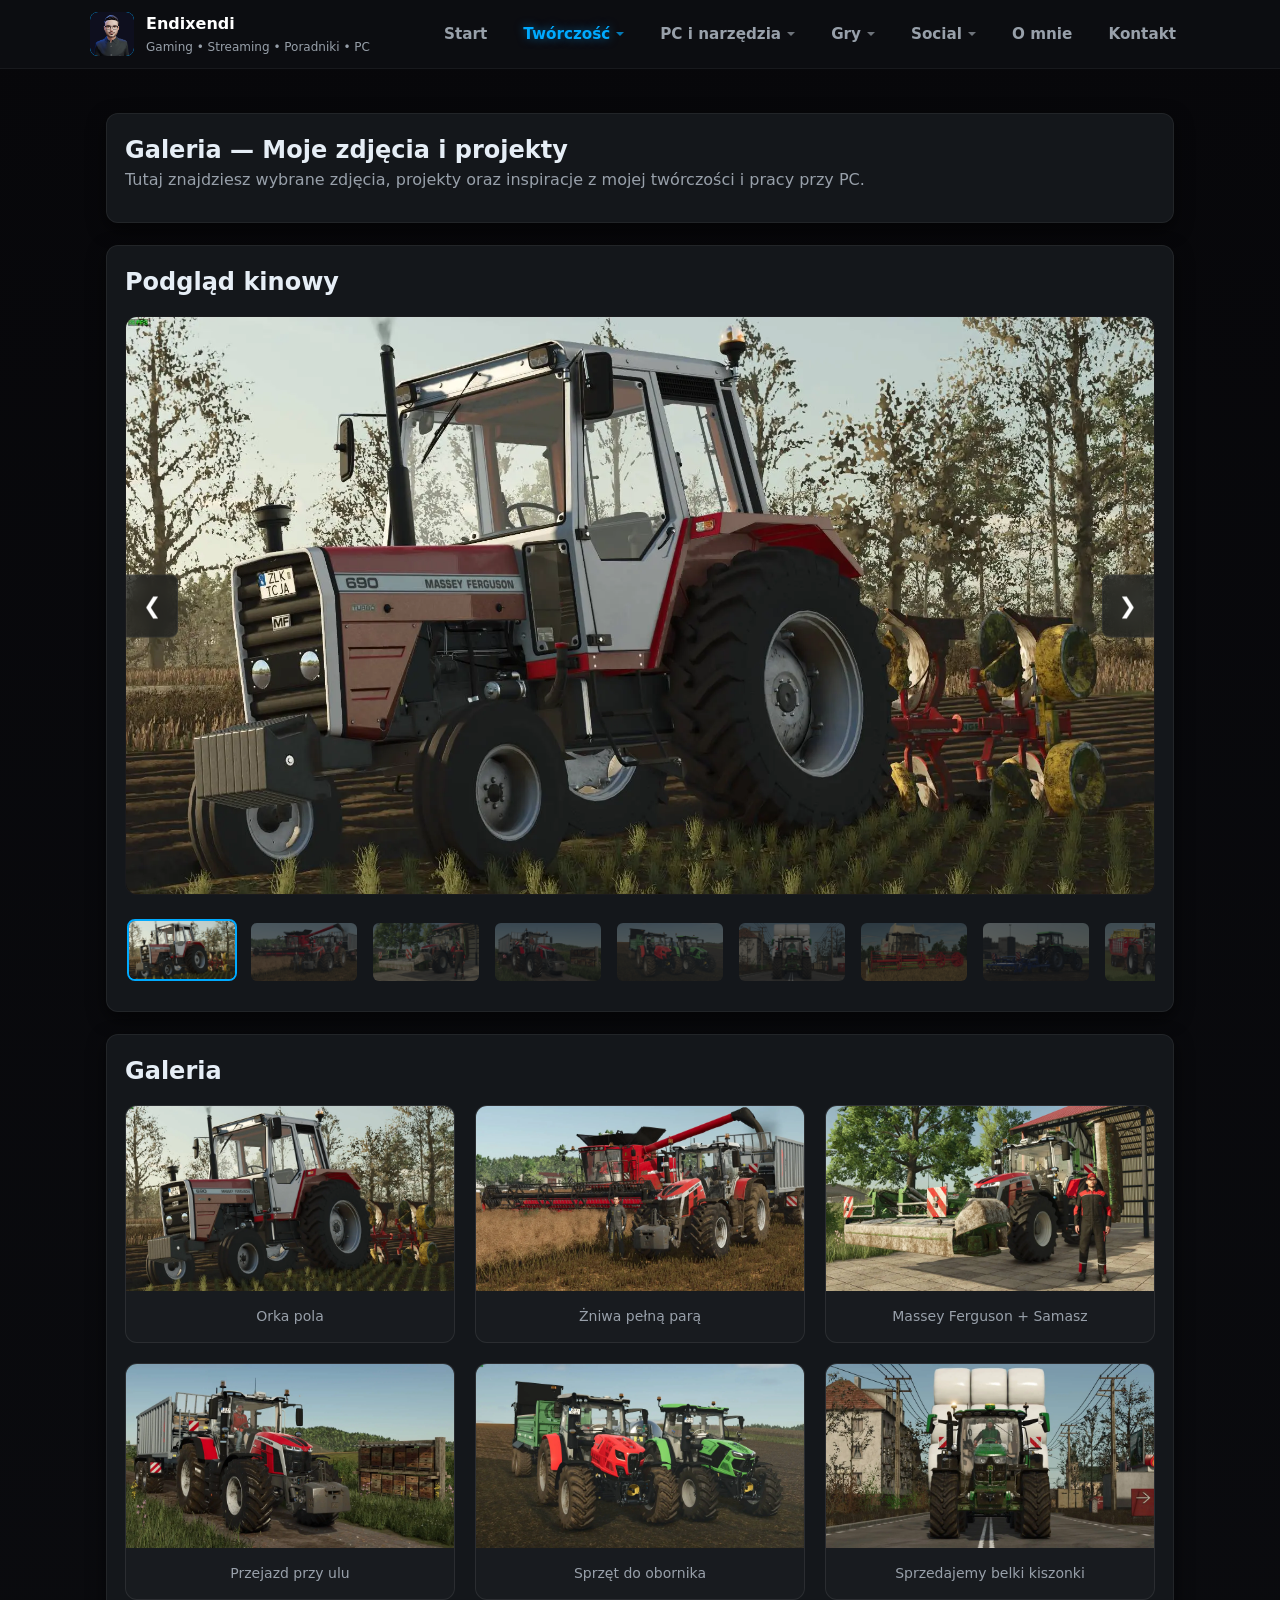
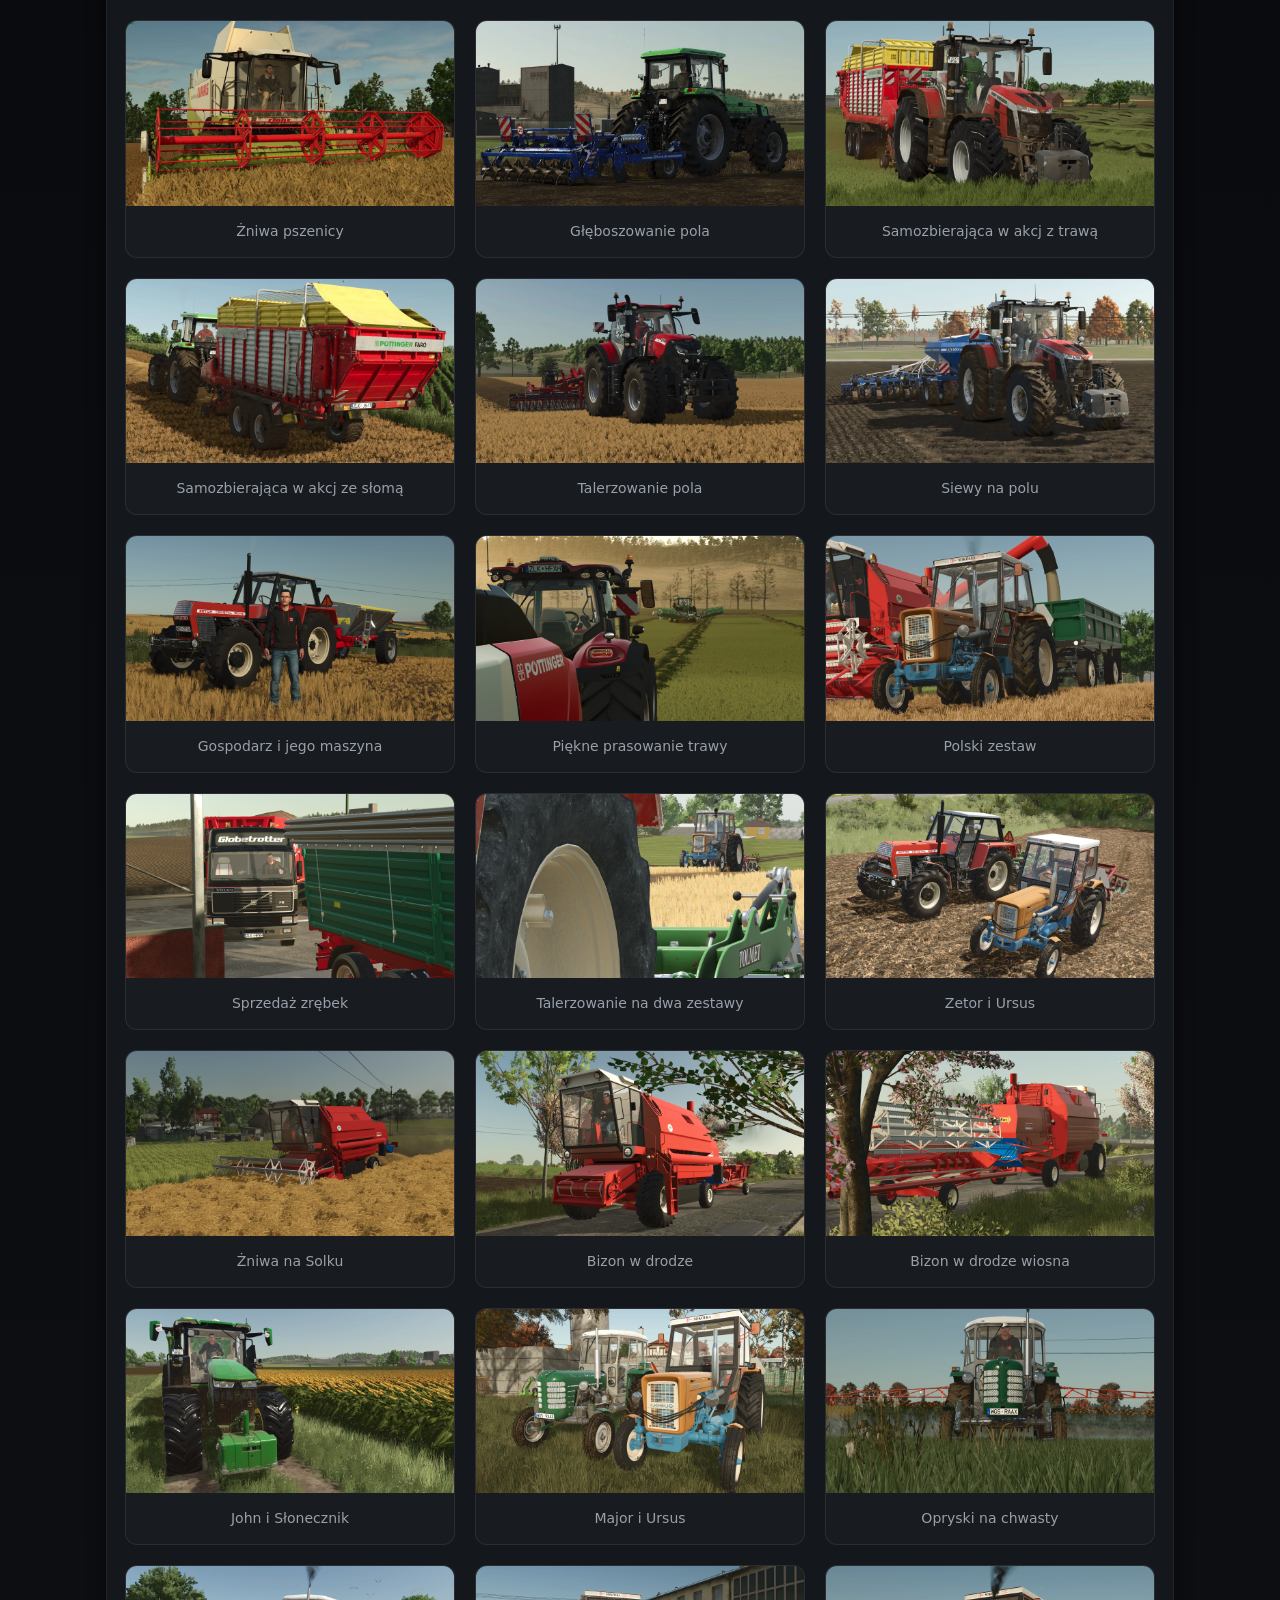
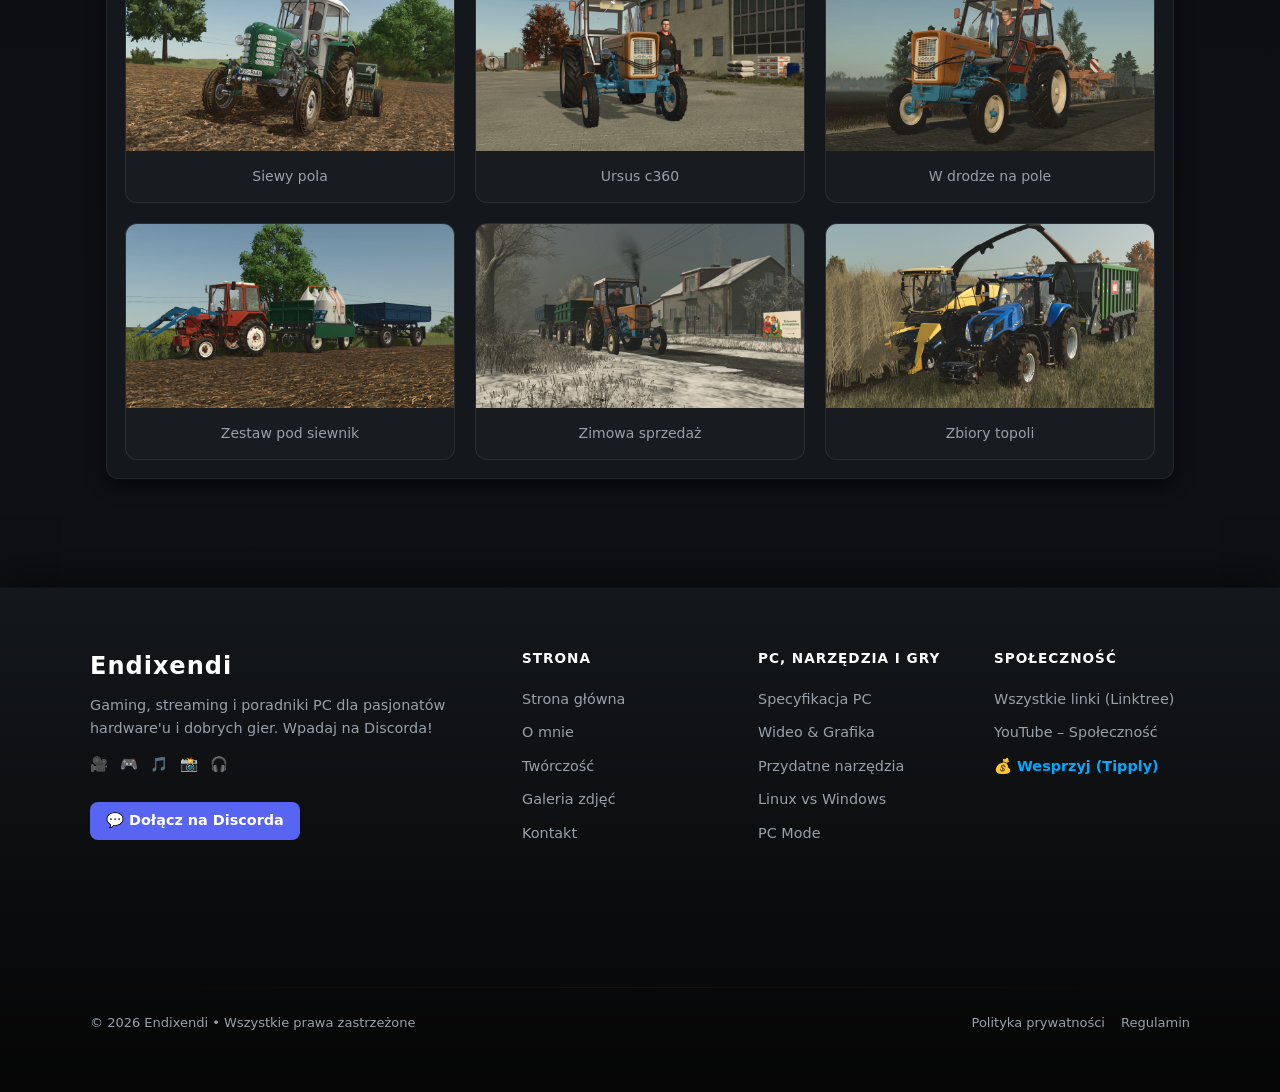
<file: gallery.html>
<!DOCTYPE html>
<html lang="pl">
<head>
    <meta charset="UTF-8">
    <meta name="viewport" content="width=device-width, initial-scale=1.0">
    <meta name="description" content="Galeria Endixendi: zdjęcia, projekty i inspiracje w podglądzie kinowym oraz w siatce.">
    <title>Endixendi - Galeria</title>

    <link rel="stylesheet" href="assets/css/style.css">
    <link rel="stylesheet" href="assets/css/gallery.css">
    <link rel="icon" href="assets/images/logo-kolo.png" type="image/png">
    <noscript><style>#loader { display: none; }</style></noscript>
</head>
<body id="top">

    <div id="loader">
        <img src="assets/images/logo-kolo.png" alt="Loading..." class="loader-logo">
    </div>

    <div id="menu-placeholder"></div>

    <main id="home">
	
        <section id="gallery-hero" class="mt-16">
            <div class="card">
                <h1>Galeria — Moje zdjęcia i projekty</h1>
                <p class="lead">Tutaj znajdziesz wybrane zdjęcia, projekty oraz inspiracje z mojej twórczości i pracy przy PC.</p>
            </div>
        </section>

        <section id="cinema-gallery-section" class="card mt-22">
            <h2>Podgląd kinowy</h2>
            <div class="cinema-wrapper mt-16" id="cinema-gallery-container">
                </div>
        </section>

        <section id="tools-list" class="card mt-22">
            <h2>Galeria</h2>
            <div class="grid gallery-grid mt-16" id="dynamic-gallery"></div>
        </section>

    </main>

    <div id="footer-placeholder"></div>

    <script src="assets/js/storage.js"></script>

    <script src="assets/js/script.js"></script>
    <script src="assets/js/gallery.js"></script>

</body>
</html>
</file>
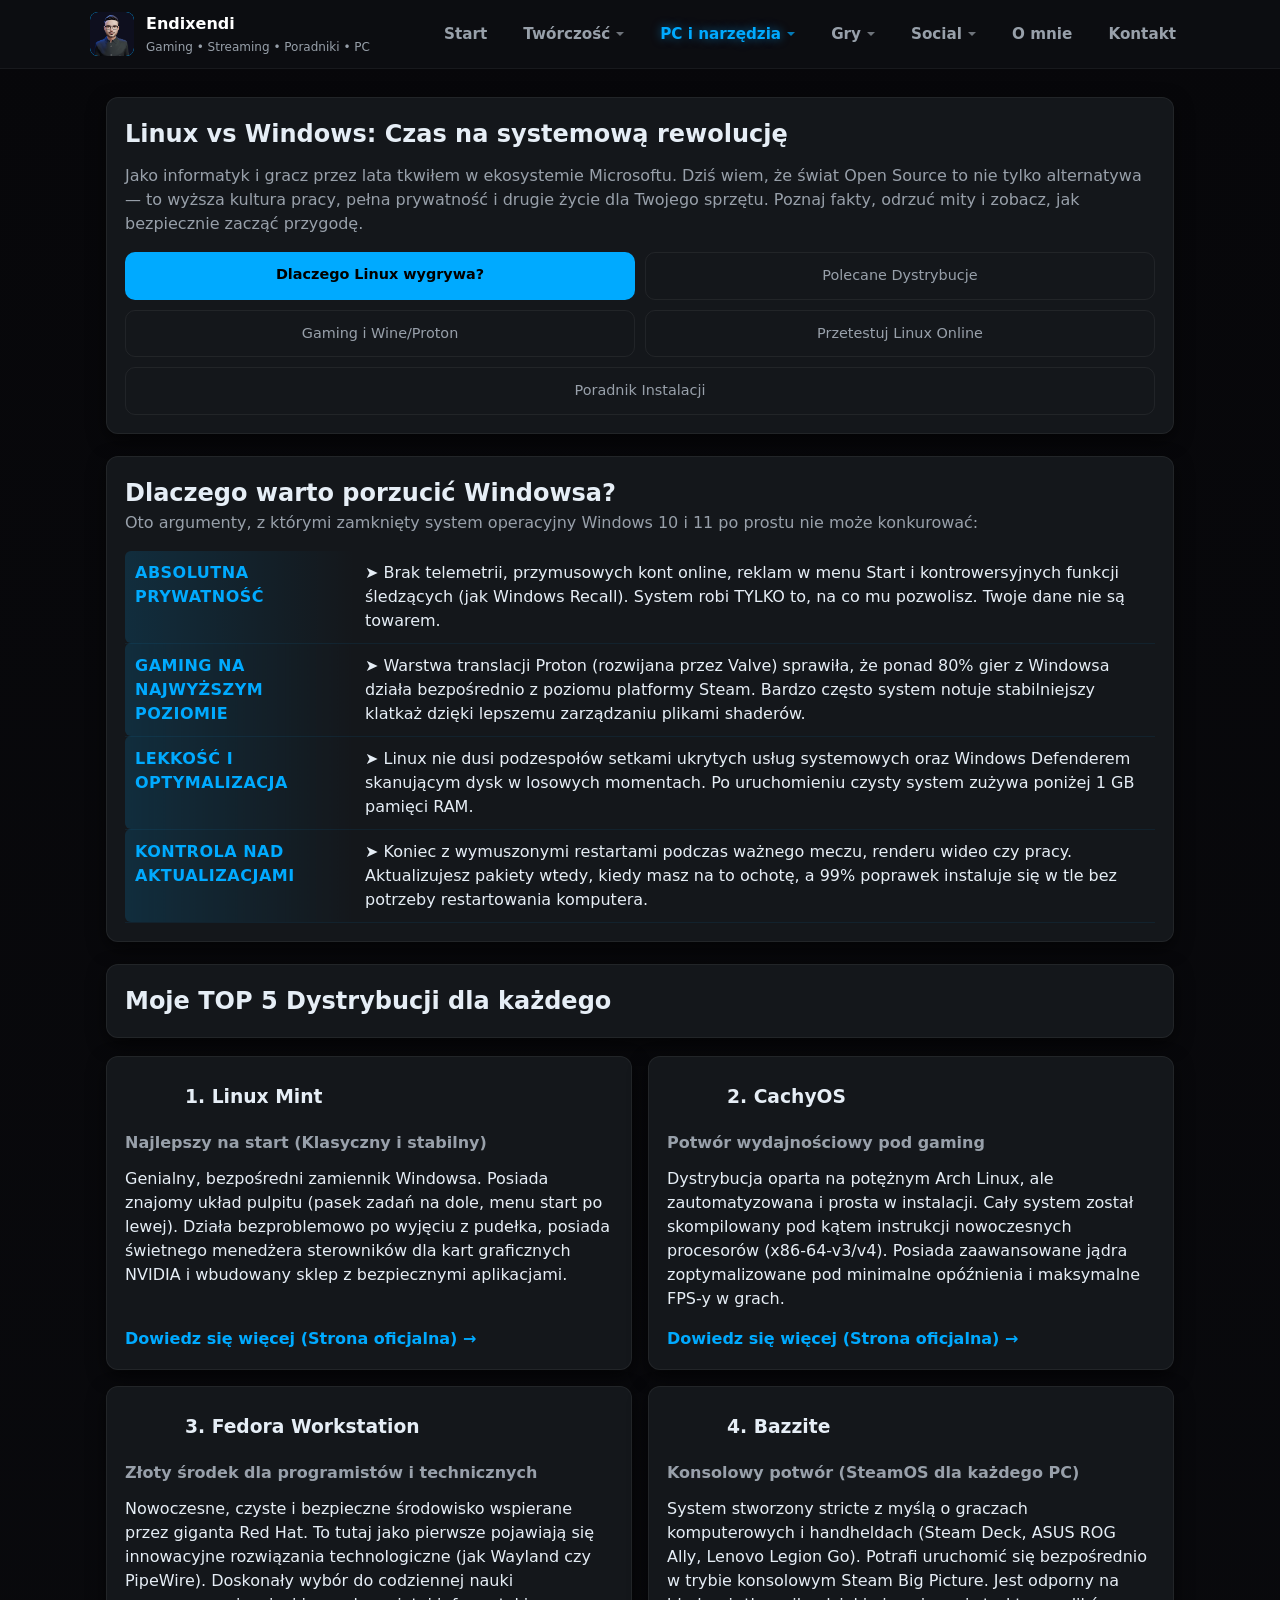
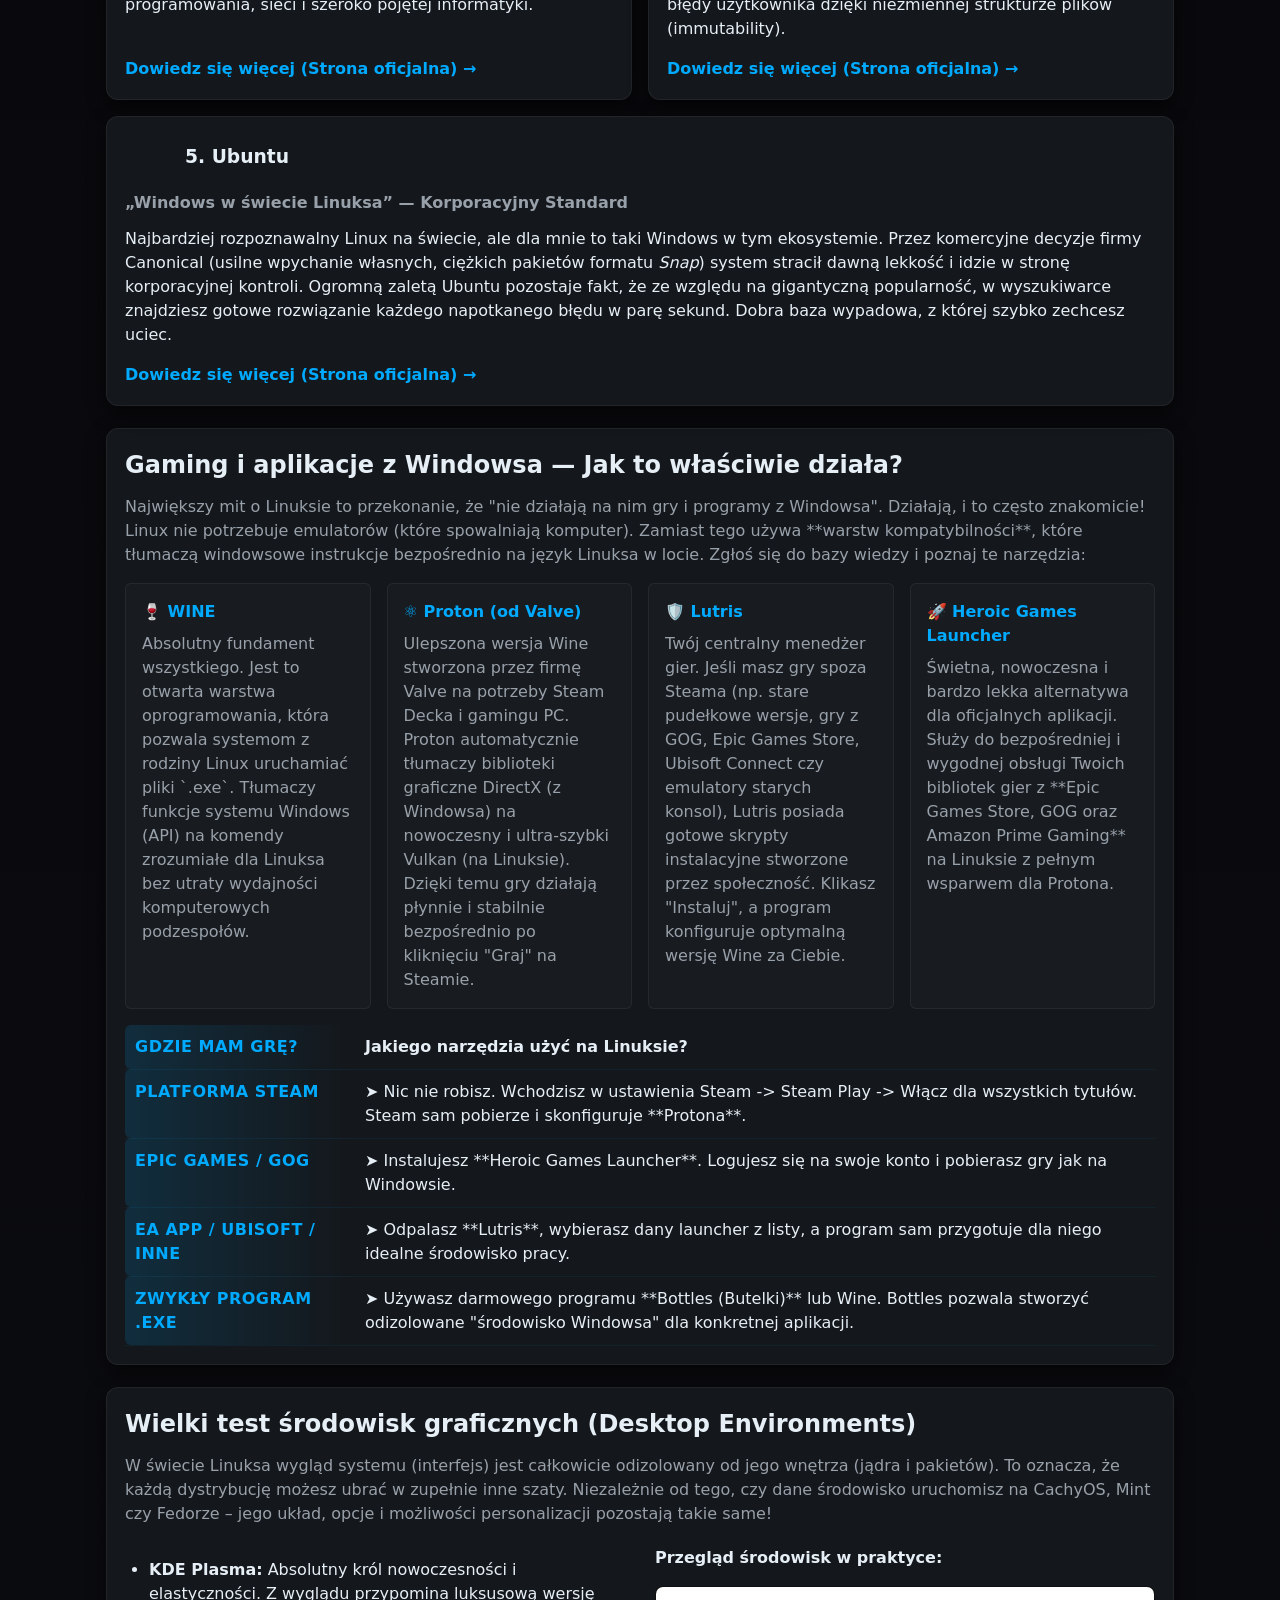
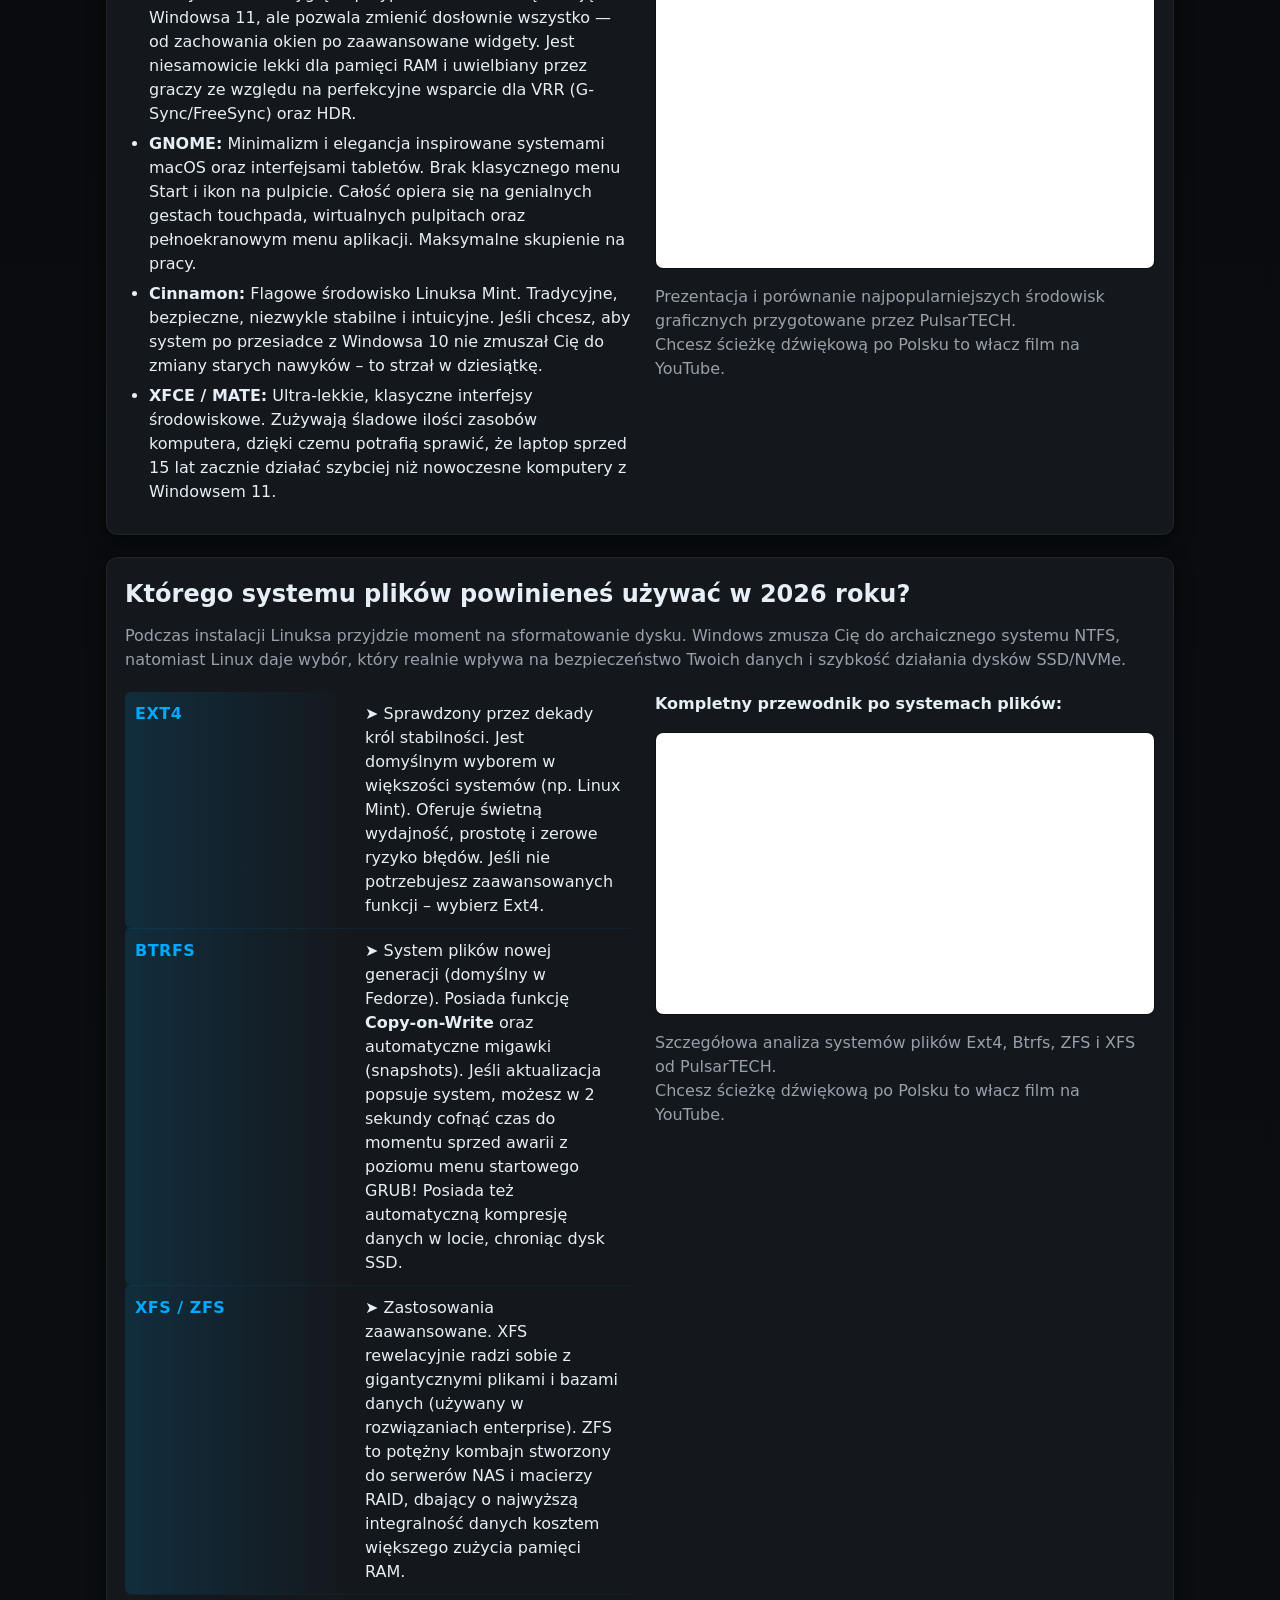
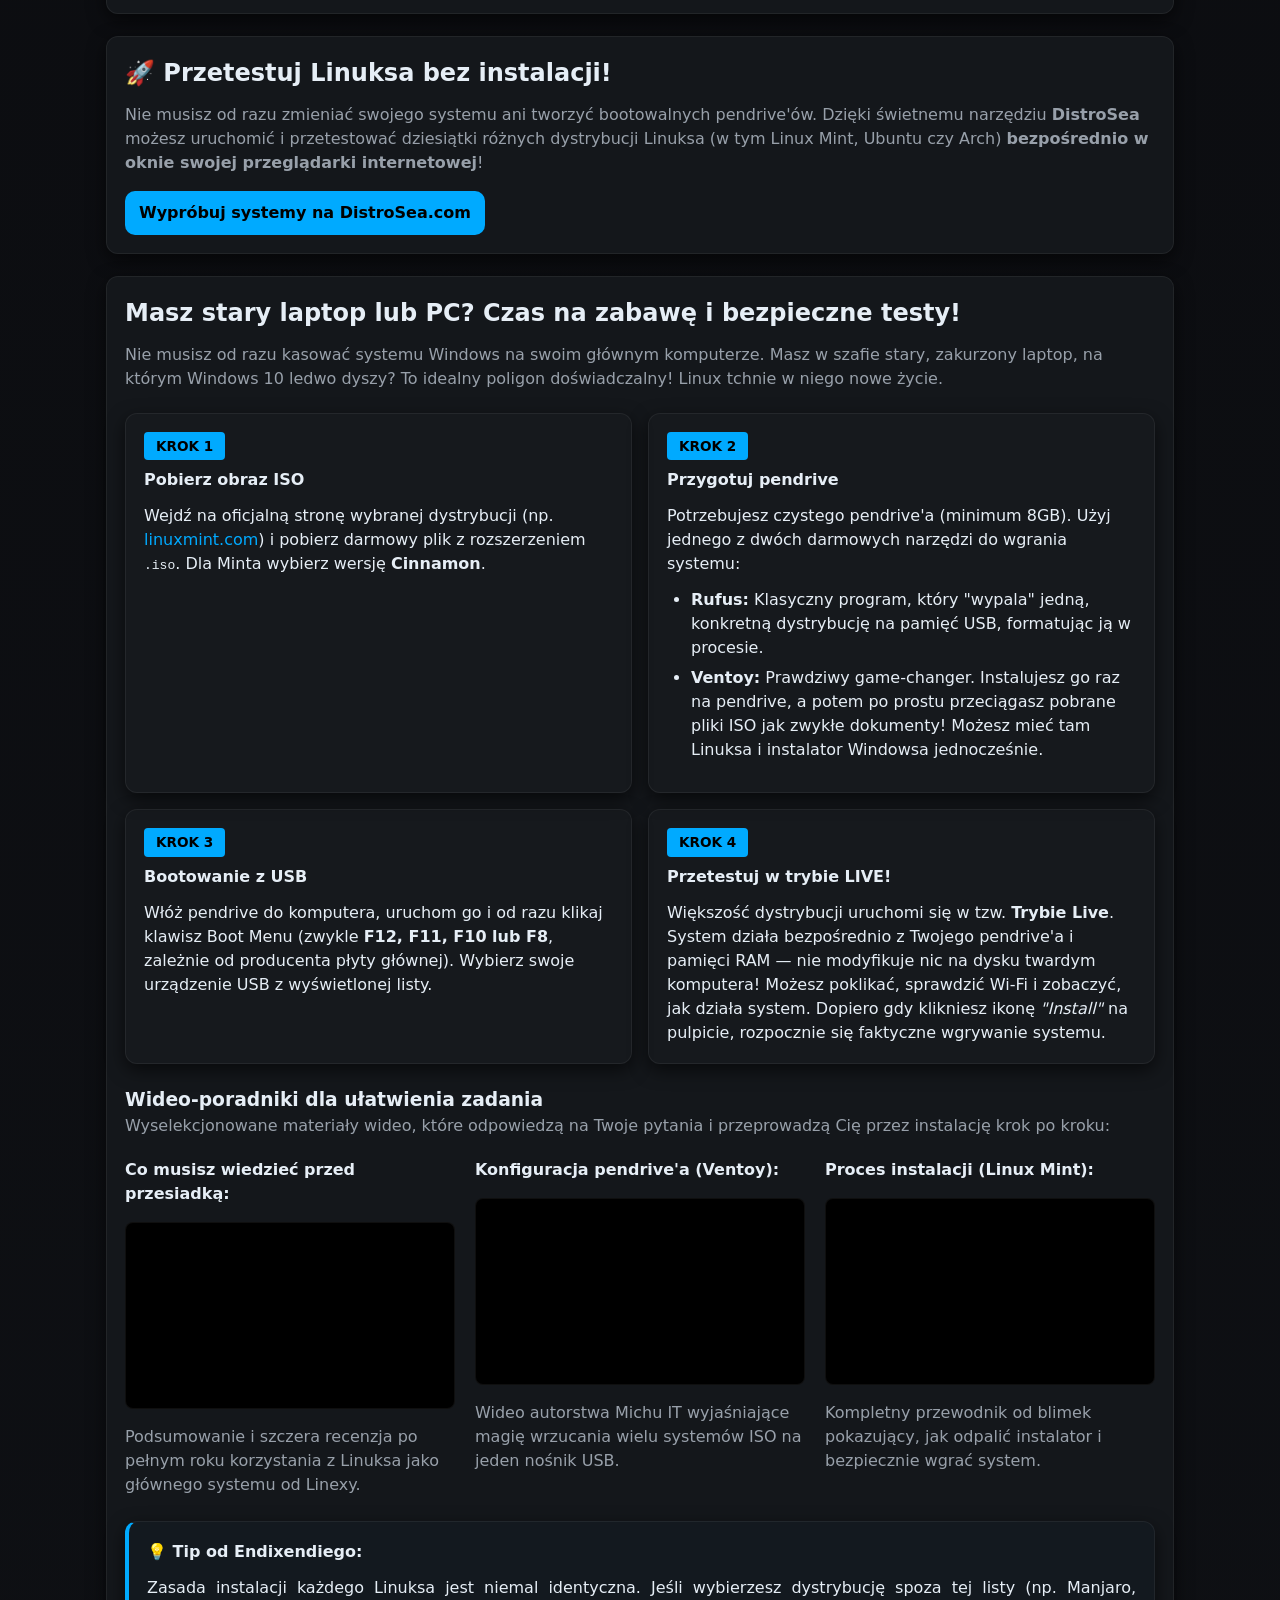
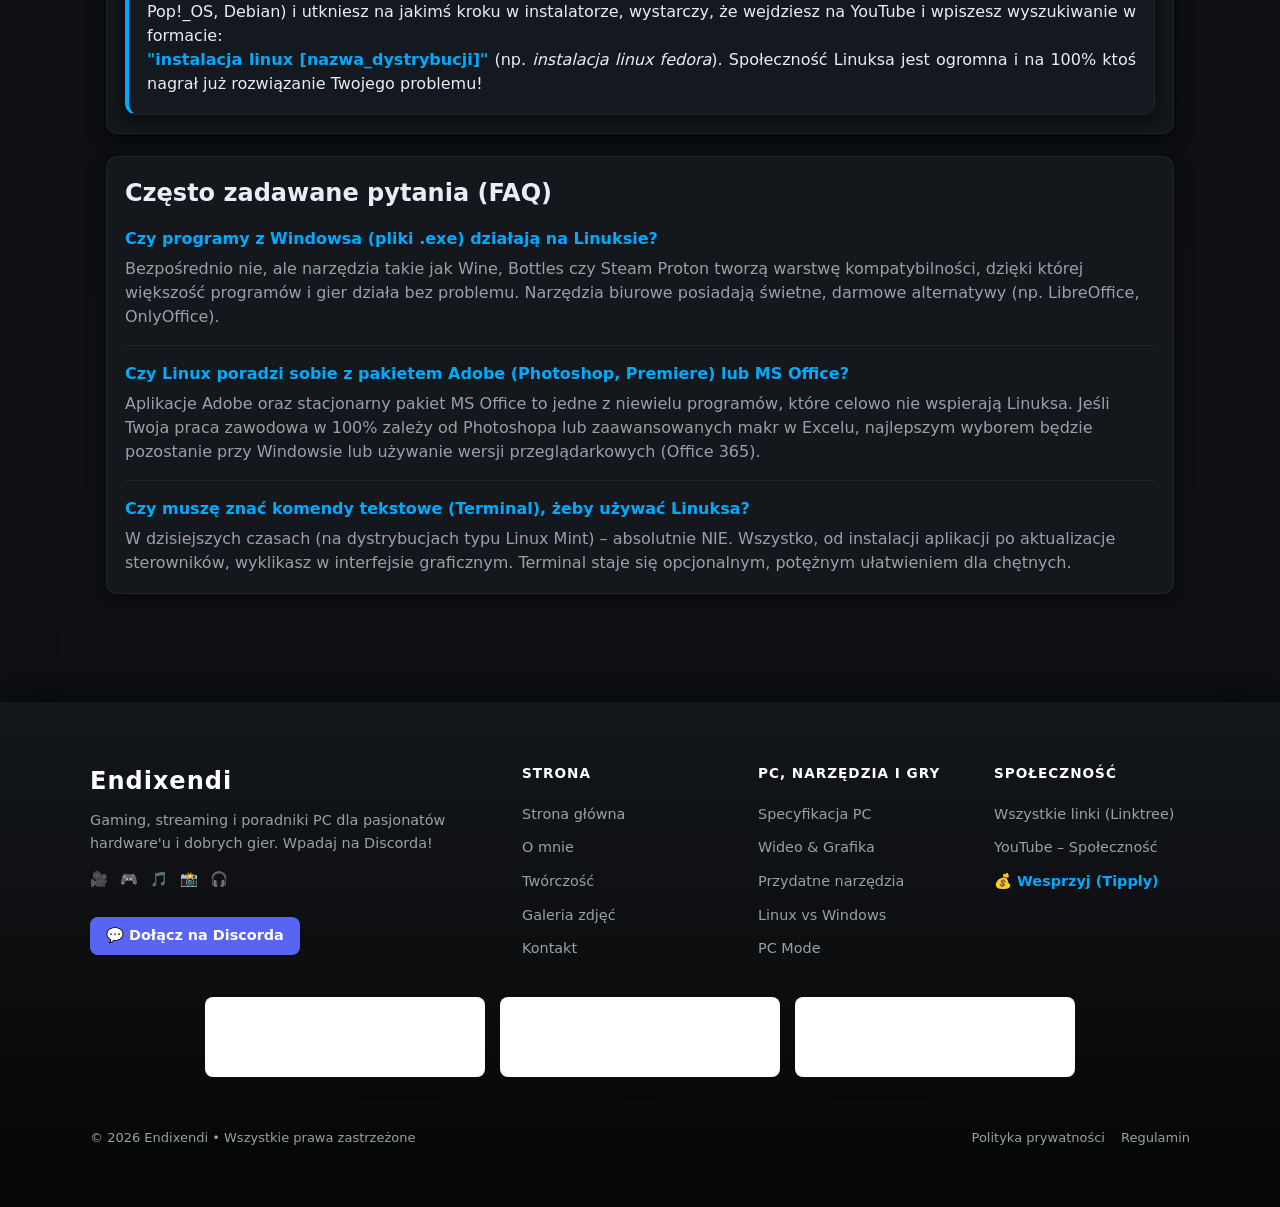
<file: linux.html>
<!DOCTYPE html>
<html lang="pl">
<head>
    <meta charset="UTF-8">
    <meta name="viewport" content="width=device-width, initial-scale=1.0">
    <meta name="description" content="Dlaczego Linux jest lepszy niż Windows? Poznaj najlepsze dystrybucje, środowiska graficzne, systemy plików oraz kompletny poradnik instalacji.">
    <meta name="keywords" content="Linux, Windows vs Linux, środowiska graficzne linux, systemy plików linux, ext4 vs btrfs, Proton, Wine, Lutris, Heroic Games Launcher">
    <title>Linux vs Windows — Dystrybucje, Środowiska i Instalacja | Endixendi</title>

    <link rel="stylesheet" href="assets/css/style.css">
    <link rel="stylesheet" href="assets/css/linux.css">
    <link rel="icon" href="assets/images/logo-kolo.png" type="image/png">
    <noscript><style>#loader { display: none; }</style></noscript>
</head>
<body id="top">

    <div id="loader">
        <img src="assets/images/logo-kolo.png" alt="Loading..." class="loader-logo">
    </div>

    <div id="menu-placeholder"></div>

    <main id="home">
        <section id="linux-hero" class="card">
            <h1>Linux vs Windows: Czas na systemową rewolucję</h1>
            <p class="lead mt-12">
                Jako informatyk i gracz przez lata tkwiłem w ekosystemie Microsoftu. Dziś wiem, że świat Open Source to nie tylko alternatywa — to wyższa kultura pracy, pełna prywatność i drugie życie dla Twojego sprzętu. Poznaj fakty, odrzuć mity i zobacz, jak bezpiecznie zacząć przygodę.
            </p>
            <div class="cta mt-16">
                <a data-scroll="#dlaczego-linux" class="btn">Dlaczego Linux wygrywa?</a>
                <a data-scroll="#dystrybucje" class="ghost">Polecane Dystrybucje</a>
                <a data-scroll="#gaming-warstwy" class="ghost">Gaming i Wine/Proton</a>
                <a data-scroll="#distrosea-test" class="ghost">Przetestuj Linux Online</a>
                <a data-scroll="#poradnik-instalacji" class="ghost">Poradnik Instalacji</a>
            </div>
        </section>

        <section id="dlaczego-linux" class="card mt-22">
            <h2>Dlaczego warto porzucić Windowsa?</h2>
            <p class="muted mb-16">Oto argumenty, z którymi zamknięty system operacyjny Windows 10 i 11 po prostu nie może konkurować:</p>

            <table class="specs mt-16" aria-label="Porównanie Linux vs Windows">
                <tr>
                    <td class="cat">Absolutna Prywatność</td>
                    <td>➤ Brak telemetrii, przymusowych kont online, reklam w menu Start i kontrowersyjnych funkcji śledzących (jak Windows Recall). System robi TYLKO to, na co mu pozwolisz. Twoje dane nie są towarem.</td>
                </tr>
                <tr>
                    <td class="cat">Gaming na najwyższym poziomie</td>
                    <td>➤ Warstwa translacji Proton (rozwijana przez Valve) sprawiła, że ponad 80% gier z Windowsa działa bezpośrednio z poziomu platformy Steam. Bardzo często system notuje stabilniejszy klatkaż dzięki lepszemu zarządzaniu plikami shaderów.</td>
                </tr>
                <tr>
                    <td class="cat">Lekkość i optymalizacja</td>
                    <td>➤ Linux nie dusi podzespołów setkami ukrytych usług systemowych oraz Windows Defenderem skanującym dysk w losowych momentach. Po uruchomieniu czysty system zużywa poniżej 1 GB pamięci RAM.</td>
                </tr>
                <tr>
                    <td class="cat">Kontrola nad aktualizacjami</td>
                    <td>➤ Koniec z wymuszonymi restartami podczas ważnego meczu, renderu wideo czy pracy. Aktualizujesz pakiety wtedy, kiedy masz na to ochotę, a 99% poprawek instaluje się w tle bez potrzeby restartowania komputera.</td>
                </tr>
            </table>
        </section>

        <section id="dystrybucje" class="mt-22">
            <h2 class="card mb-16">Moje TOP 5 Dystrybucji dla każdego</h2>
            
            <div class="grid">
                <div class="card distro-grid-card">
                    <div>
                        <div class="distro-header">
                            <div class="distro-icon icon-mint" aria-label="Logo Linux Mint"></div>
                            <h3>1. Linux Mint</h3>
                        </div>
                        <p class="muted"><strong>Najlepszy na start (Klasyczny i stabilny)</strong></p>
                        <p class="mt-12">Genialny, bezpośredni zamiennik Windowsa. Posiada znajomy układ pulpitu (pasek zadań na dole, menu start po lewej). Działa bezproblemowo po wyjęciu z pudełka, posiada świetnego menedżera sterowników dla kart graficznych NVIDIA i wbudowany sklep z bezpiecznymi aplikacjami.</p>
                    </div>
                    <div class="mt-16">
                        <a href="https://linuxmint.com/" target="_blank" class="inline-link distro-link">Dowiedz się więcej (Strona oficjalna) →</a>
                    </div>
                </div>

                <div class="card distro-grid-card">
                    <div>
                        <div class="distro-header">
                            <div class="distro-icon icon-cachy" aria-label="Logo CachyOS"></div>
                            <h3>2. CachyOS</h3>
                        </div>
                        <p class="muted"><strong>Potwór wydajnościowy pod gaming</strong></p>
                        <p class="mt-12">Dystrybucja oparta na potężnym Arch Linux, ale zautomatyzowana i prosta w instalacji. Cały system został skompilowany pod kątem instrukcji nowoczesnych procesorów (x86-64-v3/v4). Posiada zaawansowane jądra zoptymalizowane pod minimalne opóźnienia i maksymalne FPS-y w grach.</p>
                    </div>
                    <div class="mt-16">
                        <a href="https://cachyos.org/" target="_blank" class="inline-link distro-link">Dowiedz się więcej (Strona oficjalna) →</a>
                    </div>
                </div>

                <div class="card distro-grid-card">
                    <div>
                        <div class="distro-header">
                            <div class="distro-icon icon-fedora" aria-label="Logo Fedora"></div>
                            <h3>3. Fedora Workstation</h3>
                        </div>
                        <p class="muted"><strong>Złoty środek dla programistów i technicznych</strong></p>
                        <p class="mt-12">Nowoczesne, czyste i bezpieczne środowisko wspierane przez giganta Red Hat. To tutaj jako pierwsze pojawiają się innowacyjne rozwiązania technologiczne (jak Wayland czy PipeWire). Doskonały wybór do codziennej nauki programowania, sieci i szeroko pojętej informatyki.</p>
                    </div>
                    <div class="mt-16">
                        <a href="https://fedoraproject.org/" target="_blank" class="inline-link distro-link">Dowiedz się więcej (Strona oficjalna) →</a>
                    </div>
                </div>

                <div class="card distro-grid-card">
                    <div>
                        <div class="distro-header">
                            <div class="distro-icon icon-bazzite" aria-label="Logo Bazzite"></div>
                            <h3>4. Bazzite</h3>
                        </div>
                        <p class="muted"><strong>Konsolowy potwór (SteamOS dla każdego PC)</strong></p>
                        <p class="mt-12">System stworzony stricte z myślą o graczach komputerowych i handheldach (Steam Deck, ASUS ROG Ally, Lenovo Legion Go). Potrafi uruchomić się bezpośrednio w trybie konsolowym Steam Big Picture. Jest odporny na błędy użytkownika dzięki niezmiennej strukturze plików (immutability).</p>
                    </div>
                    <div class="mt-16">
                        <a href="https://bazzite.gg/" target="_blank" class="inline-link distro-link">Dowiedz się więcej (Strona oficjalna) →</a>
                    </div>
                </div>

                <div class="card full distro-grid-card">
                    <div>
                        <div class="distro-header">
                            <div class="distro-icon icon-ubuntu" aria-label="Logo Ubuntu"></div>
                            <h3>5. Ubuntu</h3>
                        </div>
                        <p class="muted"><strong>„Windows w świecie Linuksa” — Korporacyjny Standard</strong></p>
                        <p class="mt-12">
                            Najbardziej rozpoznawalny Linux na świecie, ale dla mnie to taki Windows w tym ekosystemie. Przez komercyjne decyzje firmy Canonical (usilne wpychanie własnych, ciężkich pakietów formatu <em>Snap</em>) system stracił dawną lekkość i idzie w stronę korporacyjnej kontroli. Ogromną zaletą Ubuntu pozostaje fakt, że ze względu na gigantyczną popularność, w wyszukiwarce znajdziesz gotowe rozwiązanie każdego napotkanego błędu w parę sekund. Dobra baza wypadowa, z której szybko zechcesz uciec.
                        </p>
                    </div>
                    <div class="mt-16">
                        <a href="https://ubuntu.com/" target="_blank" class="inline-link distro-link">Dowiedz się więcej (Strona oficjalna) →</a>
                    </div>
                </div>
            </div>
        </section>

        <section id="gaming-warstwy" class="card mt-22">
            <h2>Gaming i aplikacje z Windowsa — Jak to właściwie działa?</h2>
            <p class="lead mt-12">
                Największy mit o Linuksie to przekonanie, że "nie działają na nim gry i programy z Windowsa". Działają, i to często znakomicie! Linux nie potrzebuje emulatorów (które spowalniają komputer). Zamiast tego używa **warstw kompatybilności**, które tłumaczą windowsowe instrukcje bezpośrednio na język Linuksa w locie. Zgłoś się do bazy wiedzy i poznaj te narzędzia:
            </p>

            <div class="tool-grid">
                <div class="tool-card">
                    <h4>🍷 WINE</h4>
                    <p class="small muted">Absolutny fundament wszystkiego. Jest to otwarta warstwa oprogramowania, która pozwala systemom z rodziny Linux uruchamiać pliki `.exe`. Tłumaczy funkcje systemu Windows (API) na komendy zrozumiałe dla Linuksa bez utraty wydajności komputerowych podzespołów.</p>
                </div>
                <div class="tool-card">
                    <h4>⚛️ Proton (od Valve)</h4>
                    <p class="small muted">Ulepszona wersja Wine stworzona przez firmę Valve na potrzeby Steam Decka i gamingu PC. Proton automatycznie tłumaczy biblioteki graficzne DirectX (z Windowsa) na nowoczesny i ultra-szybki Vulkan (na Linuksie). Dzięki temu gry działają płynnie i stabilnie bezpośrednio po kliknięciu "Graj" na Steamie.</p>
                </div>
                <div class="tool-card">
                    <h4>🛡️ Lutris</h4>
                    <p class="small muted">Twój centralny menedżer gier. Jeśli masz gry spoza Steama (np. stare pudełkowe wersje, gry z GOG, Epic Games Store, Ubisoft Connect czy emulatory starych konsol), Lutris posiada gotowe skrypty instalacyjne stworzone przez społeczność. Klikasz "Instaluj", a program konfiguruje optymalną wersję Wine za Ciebie.</p>
                </div>
                <div class="tool-card">
                    <h4>🚀 Heroic Games Launcher</h4>
                    <p class="small muted">Świetna, nowoczesna i bardzo lekka alternatywa dla oficjalnych aplikacji. Służy do bezpośredniej i wygodnej obsługi Twoich bibliotek gier z **Epic Games Store, GOG oraz Amazon Prime Gaming** na Linuksie z pełnym wsparwem dla Protona.</p>
                </div>
            </div>

            <table class="specs mt-16" aria-label="Szybka ściągawka uruchamiania programów">
                <tr>
                    <td class="cat color-accent-2">Gdzie mam grę?</td>
                    <td><strong>Jakiego narzędzia użyć na Linuksie?</strong></td>
                </tr>
                <tr>
                    <td class="cat">Platforma Steam</td>
                    <td>➤ Nic nie robisz. Wchodzisz w ustawienia Steam -> Steam Play -> Włącz dla wszystkich tytułów. Steam sam pobierze i skonfiguruje **Protona**.</td>
                </tr>
                <tr>
                    <td class="cat">Epic Games / GOG</td>
                    <td>➤ Instalujesz **Heroic Games Launcher**. Logujesz się na swoje konto i pobierasz gry jak na Windowsie.</td>
                </tr>
                <tr>
                    <td class="cat">EA App / Ubisoft / Inne</td>
                    <td>➤ Odpalasz **Lutris**, wybierasz dany launcher z listy, a program sam przygotuje dla niego idealne środowisko pracy.</td>
                </tr>
                <tr>
                    <td class="cat">Zwykły program .exe</td>
                    <td>➤ Używasz darmowego programu **Bottles (Butelki)** lub Wine. Bottles pozwala stworzyć odizolowane "środowisko Windowsa" dla konkretnej aplikacji.</td>
                </tr>
            </table>
        </section>

        <section id="srodowiska" class="card mt-22">
            <h2>Wielki test środowisk graficznych (Desktop Environments)</h2>
            <p class="lead mt-12">
                W świecie Linuksa wygląd systemu (interfejs) jest całkowicie odizolowany od jego wnętrza (jądra i pakietów). To oznacza, że każdą dystrybucję możesz ubrać w zupełnie inne szaty. Niezależnie od tego, czy dane środowisko uruchomisz na CachyOS, Mint czy Fedorze – jego układ, opcje i możliwości personalizacji pozostają takie same!
            </p>

            <div class="media-flex">
                <div class="text-content">
                    <ul class="lh-17 pl-20">
                        <li class="mb-12"><strong>KDE Plasma:</strong> Absolutny król nowoczesności i elastyczności. Z wyglądu przypomina luksusową wersję Windowsa 11, ale pozwala zmienić dosłownie wszystko — od zachowania okien po zaawansowane widgety. Jest niesamowicie lekki dla pamięci RAM i uwielbiany przez graczy ze względu na perfekcyjne wsparcie dla VRR (G-Sync/FreeSync) oraz HDR.</li>
                        <li class="mb-12"><strong>GNOME:</strong> Minimalizm i elegancja inspirowane systemami macOS oraz interfejsami tabletów. Brak klasycznego menu Start i ikon na pulpicie. Całość opiera się na genialnych gestach touchpada, wirtualnych pulpitach oraz pełnoekranowym menu aplikacji. Maksymalne skupienie na pracy.</li>
                        <li class="mb-12"><strong>Cinnamon:</strong> Flagowe środowisko Linuksa Mint. Tradycyjne, bezpieczne, niezwykle stabilne i intuicyjne. Jeśli chcesz, aby system po przesiadce z Windowsa 10 nie zmuszał Cię do zmiany starych nawyków – to strzał w dziesiątkę.</li>
                        <li class="mb-12"><strong>XFCE / MATE:</strong> Ultra-lekkie, klasyczne interfejsy środowiskowe. Zużywają śladowe ilości zasobów komputera, dzięki czemu potrafią sprawić, że laptop sprzed 15 lat zacznie działać szybciej niż nowoczesne komputery z Windowsem 11.</li>
                    </ul>
                </div>
                <div class="video-content">
                    <h4>Przegląd środowisk w praktyce:</h4>
                    <div class="video-container">
                        <iframe loading="lazy" src="https://www.youtube.com/embed/3JdUBpakX5A" title="Wielki test środowisk graficznych" allowfullscreen></iframe>
                    </div>
                    <p class="small muted">Prezentacja i porównanie najpopularniejszych środowisk graficznych przygotowane przez PulsarTECH.</p>
                    <p class="small muted">Chcesz ścieżkę dźwiękową po Polsku to włacz film na YouTube.</p>
                </div>
            </div>
        </section>

        <section id="systemy-plikow" class="card mt-22">
            <h2>Którego systemu plików powinieneś używać w 2026 roku?</h2>
            <p class="lead mt-12">
                Podczas instalacji Linuksa przyjdzie moment na sformatowanie dysku. Windows zmusza Cię do archaicznego systemu NTFS, natomiast Linux daje wybór, który realnie wpływa na bezpieczeństwo Twoich danych i szybkość działania dysków SSD/NVMe.
            </p>

            <div class="media-flex">
                <div class="text-content">
                    <table class="specs" aria-label="Porównanie systemów plików Linux">
                        <tr>
                            <td class="cat color-accent">Ext4</td>
                            <td>➤ Sprawdzony przez dekady król stabilności. Jest domyślnym wyborem w większości systemów (np. Linux Mint). Oferuje świetną wydajność, prostotę i zerowe ryzyko błędów. Jeśli nie potrzebujesz zaawansowanych funkcji – wybierz Ext4.</td>
                        </tr>
                        <tr>
                            <td class="cat color-accent-2">Btrfs</td>
                            <td>➤ System plików nowej generacji (domyślny w Fedorze). Posiada funkcję <strong>Copy-on-Write</strong> oraz automatyczne migawki (snapshots). Jeśli aktualizacja popsuje system, możesz w 2 sekundy cofnąć czas do momentu sprzed awarii z poziomu menu startowego GRUB! Posiada też automatyczną kompresję danych w locie, chroniąc dysk SSD.</td>
                        </tr>
                        <tr>
                            <td class="cat">XFS / ZFS</td>
                            <td>➤ Zastosowania zaawansowane. XFS rewelacyjnie radzi sobie z gigantycznymi plikami i bazami danych (używany w rozwiązaniach enterprise). ZFS to potężny kombajn stworzony do serwerów NAS i macierzy RAID, dbający o najwyższą integralność danych kosztem większego zużycia pamięci RAM.</td>
                        </tr>
                    </table>
                </div>
                <div class="video-content">
                    <h4>Kompletny przewodnik po systemach plików:</h4>
                    <div class="video-container">
                        <iframe loading="lazy" src="https://www.youtube.com/embed/4kMt5RtDZ7g" title="Którego systemu plików używać w Linux" allowfullscreen></iframe>
                    </div>
                    <p class="small muted">Szczegółowa analiza systemów plików Ext4, Btrfs, ZFS i XFS od PulsarTECH.</p>
                    <p class="small muted">Chcesz ścieżkę dźwiękową po Polsku to włacz film na YouTube.</p>
                </div>
            </div>
        </section>
        
        <section id="distrosea-test" class="card mt-22">
            <h2>🚀 Przetestuj Linuksa bez instalacji!</h2>
            <p class="muted mt-12">
                Nie musisz od razu zmieniać swojego systemu ani tworzyć bootowalnych pendrive'ów. Dzięki świetnemu narzędziu <strong>DistroSea</strong> możesz uruchomić i przetestować dziesiątki różnych dystrybucji Linuksa (w tym Linux Mint, Ubuntu czy Arch) <strong>bezpośrednio w oknie swojej przeglądarki internetowej</strong>!
            </p>
            <div class="cta mt-16">
                <a href="https://distrosea.com/" target="_blank" rel="noopener" class="btn">
                    Wypróbuj systemy na DistroSea.com
                </a>
            </div>
        </section>

        <section id="poradnik-instalacji" class="card mt-22">
            <h2>Masz stary laptop lub PC? Czas na zabawę i bezpieczne testy!</h2>
            <p class="lead mt-12">
                Nie musisz od razu kasować systemu Windows na swoim głównym komputerze. Masz w szafie stary, zakurzony laptop, na którym Windows 10 ledwo dyszy? To idealny poligon doświadczalny! Linux tchnie w niego nowe życie.
            </p>

            <div class="grid mt-22">
                <div class="card step-card-bg">
                    <span class="step-badge">Krok 1</span>
                    <h4>Pobierz obraz ISO</h4>
                    <p class="mt-12">Wejdź na oficjalną stronę wybranej dystrybucji (np. <a href="https://linuxmint.com" target="_blank" class="inline-link">linuxmint.com</a>) i pobierz darmowy plik z rozszerzeniem <code>.iso</code>. Dla Minta wybierz wersję <strong>Cinnamon</strong>.</p>
                </div>

                <div class="card step-card-bg">
                    <span class="step-badge">Krok 2</span>
                    <h4>Przygotuj pendrive</h4>
                    <p class="mt-12">Potrzebujesz czystego pendrive'a (minimum 8GB). Użyj jednego z dwóch darmowych narzędzi do wgrania systemu:</p>
                    <ul class="mt-12 pl-20">
                        <li><strong>Rufus:</strong> Klasyczny program, który "wypala" jedną, konkretną dystrybucję na pamięć USB, formatując ją w procesie.</li>
                        <li><strong>Ventoy:</strong> Prawdziwy game-changer. Instalujesz go raz na pendrive, a potem po prostu przeciągasz pobrane pliki ISO jak zwykłe dokumenty! Możesz mieć tam Linuksa i instalator Windowsa jednocześnie.</li>
                    </ul>
                </div>

                <div class="card step-card-bg">
                    <span class="step-badge">Krok 3</span>
                    <h4>Bootowanie z USB</h4>
                    <p class="mt-12">Włóż pendrive do komputera, uruchom go i od razu klikaj klawisz Boot Menu (zwykle <strong>F12, F11, F10 lub F8</strong>, zależnie od producenta płyty głównej). Wybierz swoje urządzenie USB z wyświetlonej listy.</p>
                </div>

                <div class="card step-card-bg">
                    <span class="step-badge">Krok 4</span>
                    <h4>Przetestuj w trybie LIVE!</h4>
                    <p class="mt-12">Większość dystrybucji uruchomi się w tzw. <strong>Trybie Live</strong>. System działa bezpośrednio z Twojego pendrive'a i pamięci RAM — nie modyfikuje nic na dysku twardym komputera! Możesz poklikać, sprawdzić Wi-Fi i zobaczyć, jak działa system. Dopiero gdy klikniesz ikonę <em>"Install"</em> na pulpicie, rozpocznie się faktyczne wgrywanie systemu.</p>
                </div>
            </div>

            <div class="mt-22">
                <h3>Wideo-poradniki dla ułatwienia zadania</h3>
                <p class="muted">Wyselekcjonowane materiały wideo, które odpowiedzą na Twoje pytania i przeprowadzą Cię przez instalację krok po kroku:</p>
                
                <div class="triple-videos">
                    <div>
                        <h4>Co musisz wiedzieć przed przesiadką:</h4>
                        <div class="video-container">
                            <iframe loading="lazy" src="https://www.youtube.com/embed/8bv8dhNrbg0" title="YouTube video: Używałem Linuxa PRZEZ ROK - Co musisz wiedzieć przed przesiadką?" allowfullscreen></iframe>
                        </div>
                        <p class="small muted">Podsumowanie i szczera recenzja po pełnym roku korzystania z Linuksa jako głównego systemu od Linexy.</p>
                    </div>

                    <div>
                        <h4>Konfiguracja pendrive'a (Ventoy):</h4>
                        <div class="video-container">
                            <iframe loading="lazy" src="https://www.youtube.com/embed/V-O_lIs9fI8" title="YouTube video: Ventoy" allowfullscreen></iframe>
                        </div>
                        <p class="small muted">Wideo autorstwa Michu IT wyjaśniające magię wrzucania wielu systemów ISO na jeden nośnik USB.</p>
                    </div>

                    <div>
                        <h4>Proces instalacji (Linux Mint):</h4>
                        <div class="video-container">
                            <iframe loading="lazy" src="https://www.youtube.com/embed/yRDr3CB-sVw" title="YouTube video: Instalacja Linux Mint" allowfullscreen></iframe>
                        </div>
                        <p class="small muted">Kompletny przewodnik od blimek pokazujący, jak odpalić instalator i bezpiecznie wgrać system.</p>
                    </div>
                </div>
            </div>
            
            <div class="card tip-box">
                <h4>💡 Tip od Endixendiego:</h4>
                <p class="mt-12 text-justify">
                    Zasada instalacji każdego Linuksa jest niemal identyczna. Jeśli wybierzesz dystrybucję spoza tej listy (np. Manjaro, Pop!_OS, Debian) i utkniesz na jakimś kroku w instalatorze, wystarczy, że wejdziesz na YouTube i wpiszesz wyszukiwanie w formacie: <br>
                    <strong class="color-accent-2">"instalacja linux [nazwa_dystrybucji]"</strong> (np. <em>instalacja linux fedora</em>). Społeczność Linuksa jest ogromna i na 100% ktoś nagrał już rozwiązanie Twojego problemu!
                </p>
            </div>
        </section>

        <section id="linux-faq" class="card mt-22">
            <h2>Często zadawane pytania (FAQ)</h2>
            <div class="mt-16">
                <div class="faq-item">
                    <p class="faq-question">Czy programy z Windowsa (pliki .exe) działają na Linuksie?</p>
                    <p class="muted">Bezpośrednio nie, ale narzędzia takie jak Wine, Bottles czy Steam Proton tworzą warstwę kompatybilności, dzięki której większość programów i gier działa bez problemu. Narzędzia biurowe posiadają świetne, darmowe alternatywy (np. LibreOffice, OnlyOffice).</p>
                </div>
                <div class="faq-item">
                    <p class="faq-question">Czy Linux poradzi sobie z pakietem Adobe (Photoshop, Premiere) lub MS Office?</p>
                    <p class="muted">Aplikacje Adobe oraz stacjonarny pakiet MS Office to jedne z niewielu programów, które celowo nie wspierają Linuksa. Jeśli Twoja praca zawodowa w 100% zależy od Photoshopa lub zaawansowanych makr w Excelu, najlepszym wyborem będzie pozostanie przy Windowsie lub używanie wersji przeglądarkowych (Office 365).</p>
                </div>
                <div class="faq-item">
                    <p class="faq-question">Czy muszę znać komendy tekstowe (Terminal), żeby używać Linuksa?</p>
                    <p class="muted">W dzisiejszych czasach (na dystrybucjach typu Linux Mint) – absolutnie NIE. Wszystko, od instalacji aplikacji po aktualizacje sterowników, wyklikasz w interfejsie graficznym. Terminal staje się opcjonalnym, potężnym ułatwieniem dla chętnych.</p>
                </div>
            </div>
        </section>

    </main>

    <div id="footer-placeholder"></div>

    <script src="assets/js/storage.js"></script>

    <script src="assets/js/script.js"></script>
</body>
</html>
</file>
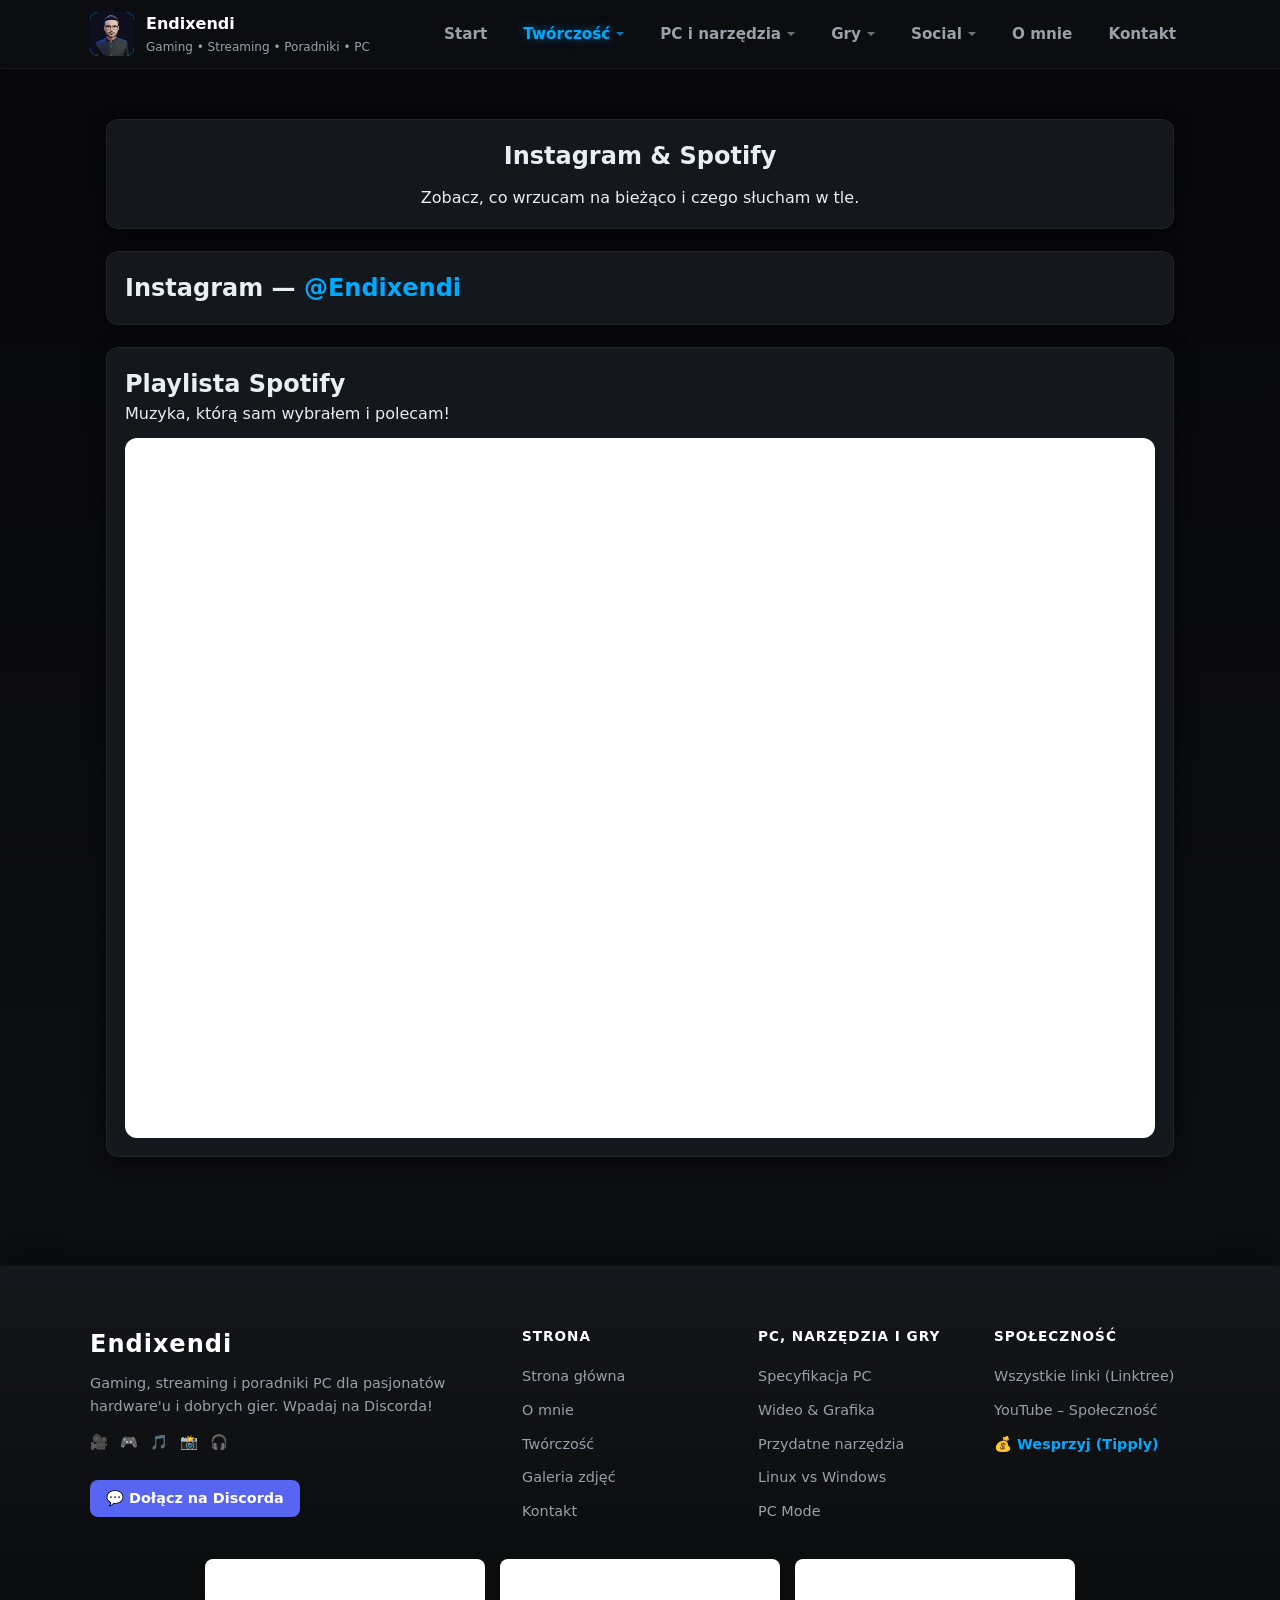
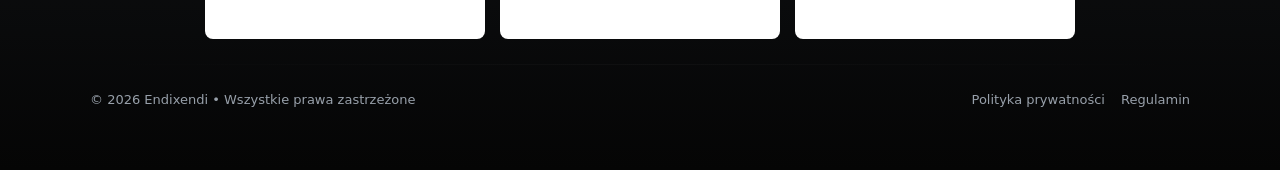
<file: media.html>
<!DOCTYPE html>
<html lang="pl">
<head>
    <meta charset="UTF-8">
    <meta name="viewport" content="width=device-width, initial-scale=1.0">
    <meta name="description" content="Instagram i playlista Spotify Endixendi: zobacz, co wrzucam na bieżąco i czego słucham.">
    <title>Social Media & Spotify — Endixendi</title>

    <link rel="stylesheet" href="assets/css/style.css">
    <link rel="icon" href="assets/images/logo-kolo.png" type="image/png">
    <noscript><style>#loader { display: none; }</style></noscript>
</head>
<body id="top">

    <div id="loader">
        <img src="assets/images/logo-kolo.png" alt="Loading..." class="loader-logo">
    </div>

    <div id="menu-placeholder"></div>

    <main id="home">
        
		<section class="card mt-22 text-center">
            <h1>Instagram & Spotify</h1>
            <p class="mt-12">Zobacz, co wrzucam na bieżąco i czego słucham w tle.</p>
        </section>

        <section id="ig" class="card mt-22">
            <h2>Instagram — <a class="inline-link" href="https://www.instagram.com/endixendi/">@Endixendi</a></h2>
            
            <behold-widget feed-id="0H5vNR8S0FpsINYyWoOD" class="widget-margin-top"></behold-widget>
            <script>
                (() => {
                    const d=document,s=d.createElement("script");s.type="module";
                    s.src="https://w.behold.so/widget.js";d.head.append(s);
                })();
            </script>
        </section>
        
		<section id="spotify" class="card mt-22">
            <h2>Playlista Spotify</h2>
            <p>Muzyka, którą sam wybrałem i polecam!</p>
            <iframe class="mt-12" 
                style="border-radius:12px" 
                src="https://open.spotify.com/embed/playlist/2qrALXJZta6M1PdaW8QRCE?utm_source=generator&theme=0&si=c0dc9e348cc04604" 
                width="100%" 
                height="700" 
                frameBorder="0" 
                allow="autoplay; clipboard-write; encrypted-media; fullscreen; picture-in-picture" 
                loading="lazy">
            </iframe>
        </section>

    </main>

    <div id="footer-placeholder"></div>

    <script src="assets/js/storage.js"></script>

    <script src="assets/js/script.js"></script>

</body>
</html>
</file>
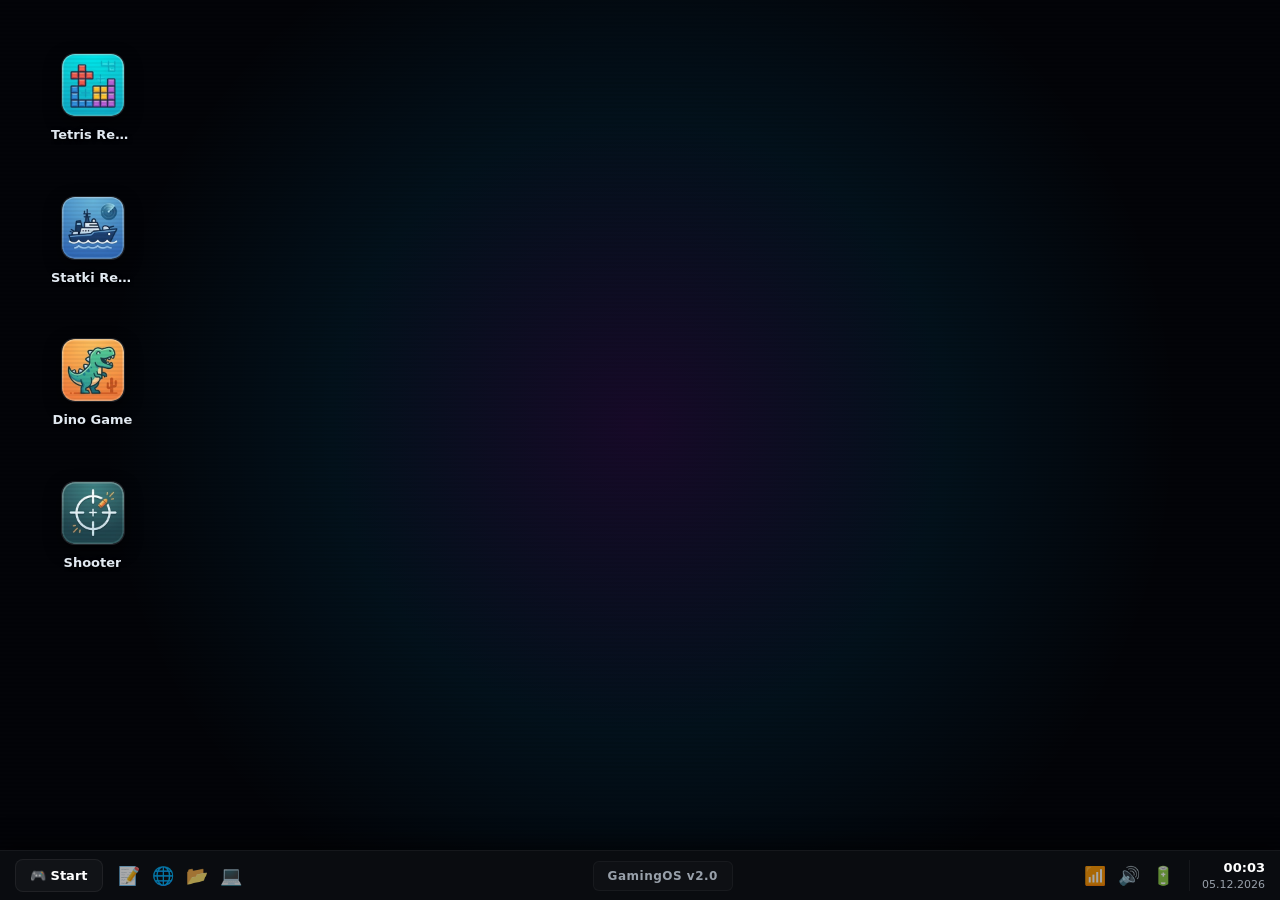
<file: pc-mode.html>
<!DOCTYPE html>
<html lang="pl">
<head>
    <meta charset="UTF-8">
    <meta name="viewport" content="width=device-width, initial-scale=1.0">
    <meta name="description" content="PC Mode: interaktywny symulator systemu operacyjnego Endixendi z oknami, Notatnikiem i mini-grą.">
    <title>PC Mode - Gaming OS</title>
    <link rel="stylesheet" href="assets/css/style.css"> 
    <link rel="stylesheet" href="assets/css/pc-mode.css">
    <link rel="icon" href="assets/images/logo-kolo.png" type="image/png"> 
    <noscript><style>#loader { display: none; }</style></noscript>
</head>
<body class="pc-mode-body">

    <div id="loader">
        <img src="assets/images/logo-kolo.png" alt="Loading..." class="loader-logo">
    </div>

    <div class="crt-lines"></div>

    <div class="desktop-arena">
        
        <div class="nebula-glow"></div>
        <div class="fullscreen-grid-3d"></div>
        
        <div class="desktop-grid">
            <a href="tetris.html" class="desktop-icon">
                <div class="icon-wrapper"><img src="assets/images/game/game1-icon.png" alt="Tetris"></div>
                <span class="icon-label">Tetris Retro</span>
            </a>
            <a href="battleship.html" class="desktop-icon">
                <div class="icon-wrapper"><img src="assets/images/game/game2-icon.png" alt="Statki"></div>
                <span class="icon-label">Statki Retro</span>
            </a>
            <a href="dino.html" class="desktop-icon">
                <div class="icon-wrapper"><img src="assets/images/game/game3-icon.png" alt="Dino"></div>
                <span class="icon-label">Dino Game</span>
            </a>
            <a href="shooter.html" class="desktop-icon">
                <div class="icon-wrapper"><img src="assets/images/game/game4-icon.png" alt="Shooter"></div>
                <span class="icon-label">Shooter</span>
            </a>
        </div>

        <div id="start-menu" class="start-menu-panel">
            <div class="start-menu-sidebar">
                <div class="sidebar-avatar">
                    <img src="assets/images/logo-kolo.png" alt="User Logo" class="avatar-img">
                </div>
            </div>
            <div class="start-menu-links">
                <div>
                    <a href="index.html" class="start-item main-page-btn">
                        <span class="start-item-icon">🏠</span> Strona Główna
                    </a>
                    <hr class="menu-hr">
                    <div class="menu-section-title">Aplikacje systemowe</div>
                    <div class="start-item" onclick="openWindow('win-notepad'); toggleStartMenu(event)">
                        <span class="start-item-icon">📝</span> Notatnik
                    </div>
                    <div class="start-item" onclick="openWindow('win-browser'); toggleStartMenu(event)">
                        <span class="start-item-icon">🌐</span> Przeglądarka
                    </div>
                    <div class="start-item" onclick="openWindow('win-files'); toggleStartMenu(event)">
                        <span class="start-item-icon">📂</span> Eksplorator
                    </div>
                    <div class="start-item" onclick="openWindow('win-term'); toggleStartMenu(event)">
                        <span class="start-item-icon">💻</span> Konsola
                    </div>
                    <div class="start-item" onclick="openWindow('win-about'); toggleStartMenu(event)">
                        <span class="start-item-icon">ℹ️</span> O systemie
                    </div>
                </div>
                <div>
                    <hr class="menu-hr">
                    <div class="start-item exit-btn" onclick="triggerShutdown(event)">
                        <span class="start-item-icon">⭕</span> Wyloguj się
                    </div>
                </div>
            </div>
        </div>

        <div id="win-notepad" class="sys-window" onmousedown="focusWindow(this)">
            <div class="window-header" onmousedown="dragWindow(event, 'win-notepad')">
                <span class="window-title">📝 Notatnik</span>
                <button class="window-close" onclick="closeWindow('win-notepad')">✕</button>
            </div>
            <div class="window-body">
                <div class="notepad-toolbar">
                    <button onclick="saveNote()">Zapisz</button>
                    <button onclick="exportNote()">Eksportuj (.txt)</button>
                    <span id="notepad-status"></span>
                </div>
                <textarea id="notepad-text"></textarea>
            </div>
        </div>

        <div id="win-about" class="sys-window" onmousedown="focusWindow(this)">
            <div class="window-header" onmousedown="dragWindow(event, 'win-about')">
                <span class="window-title">ℹ️ O systemie GamingOS</span>
                <button class="window-close" onclick="closeWindow('win-about')">✕</button>
            </div>
            <div class="window-body">
                <div class="window-content">
                    <h3 class="about-title">GamingOS v2.0 Retroware</h3>
                    <p>Nostalgiczna nakładka systemowa stworzona w klimacie retro cyberpunk.</p>
                    <hr class="about-hr">
                    <strong>Źródła biblioteki dźwięków:</strong>
                    <ul class="about-list">
                        <li>
                            <code>windows-xp-startup.mp3</code><br>
                            Źródło: <a href="https://www.myinstants.com/en/instant/windows-xp-startup-sound-58970/" target="_blank" class="about-link">MyInstants (Windows XP Startup)</a>
                        </li>
                        <li>
                            <code>microsoft-windows-xp-shutdown-sound.mp3</code><br>
                            Źródło: <a href="https://www.myinstants.com/en/instant/windows-xp-shutdown-noise-7521/" target="_blank" class="about-link">MyInstants (Windows XP Shutdown Noise)</a>
                        </li>
                        <li>
                            <code>bartosz.mp3</code><br>
                            Źródło: <a href="https://www.myinstants.com/en/instant/bartosz-52107/" target="_blank" class="about-link">MyInstants (Bartosz)</a>
                        </li>
                    </ul>
                </div>
            </div>
        </div>

        <div id="win-browser" class="sys-window" onmousedown="focusWindow(this)">
            <div class="window-header" onmousedown="dragWindow(event, 'win-browser')">
                <span class="window-title">🌐 Cyber Netscape Browser</span>
                <button class="window-close" onclick="closeWindow('win-browser')">✕</button>
            </div>
            <div class="window-body browser-body-bg">
                <div class="browser-top-bar">
                    <div>
                        <button onclick="changeBrowserContent('home')" title="Wstecz">⬅️</button>
                        <button onclick="changeBrowserContent('home')" title="Strona Główna">🏠</button>
                    </div>
                    <div class="browser-url-custom" id="browser-url-field">
                        https://gaming-matrix.net
                    </div>
                    <span class="browser-indicator-dot" id="browser-loading-indicator"></span>
                </div>

                <div class="browser-content-area" id="browser-web-space">
                    
                    <div id="web-page-home" class="browser-tab-active">
                        <h3 class="web-headline-blue">Witaj w sieci przyszłości</h3>
                        <p class="web-subtext">Brak połączenia z zewnętrznym DNS. System działa w bezpiecznym trybie piaskownicy.</p>
                        
                        <div class="web-alert-box">
                            <strong>⚠️ Wykryto serwer lokalny:</strong> Matrix-Node-7 jest online.
                        </div>

                        <h4 class="web-headline-green">Zarchiwizowane witryny:</h4>
                        <ul class="web-site-list">
                            <li>
                                <button onclick="changeBrowserContent('news')" class="web-site-link-btn">
                                    📰 Cyber-Wiadomości Neon City (Wydanie wieczorne)
                                </button>
                            </li>
                            <li>
                                <button onclick="changeBrowserContent('arcade')" class="web-site-link-btn">
                                    🕹️ Ukryta minigra: Retro-Arcade Offline Center
                                </button>
                            </li>
                        </ul>
                    </div>

                    <div id="web-page-news" class="browser-tab-hidden">
                        <h3 class="web-headline-pink">Neon City Daily News</h3>
                        <hr class="web-news-hr">
                        <p class="web-news-text"><strong>[NEWS #1] Wielki wyciek konfiguracji!</strong><br> Haker posługujący się pseudonimem Player_One wykradł pliki konfiguracyjne systemu i umieścił listę cheatów w pliku <code>cheats.txt</code> w Eksploratorze.</p>
                        <p class="web-news-text"><strong>[NEWS #2] Audio systemowe podkręcone.</strong><br> Inżynierowie dodali nowy, zapętlony mikser audio działający od 0%. Nowe źródła dźwięków zostały zapisane w sekcji O Systemie.</p>
                        <button onclick="changeBrowserContent('home')" class="web-back-btn">⬅️ Powrót</button>
                    </div>

                    <div id="web-page-arcade" class="browser-tab-hidden">
                        <h3 class="web-headline-green">Mini Dino Arcade (Płynna fizyka)</h3>
                        <p class="dino-hint">Kliknij w obszar gry i używaj <strong>SPACJI / KLIKNIĘCIA STRONY</strong>, aby skakać!</p>
                        
                        <div id="dino-browser-container" onclick="jumpBrowserDino()" class="dino-game-container">
                            <div id="b-dino" class="dino-character">🦖</div>
                            <div id="b-cactus" class="dino-obstacle">🌵</div>
                            <div class="dino-floor-line"></div>
                            <div id="b-score" class="dino-score-board">Punkty: 0</div>
                            <div id="b-gameover" class="dino-gameover-overlay">
                                <span class="dino-gameover-text">GAME OVER</span>
                                <button onclick="resetBrowserDino(event)" class="dino-retry-btn">Zagraj ponownie</button>
                            </div>
                        </div>

                        <div class="dino-footer-bar">
                            <button onclick="changeBrowserContent('home')" class="web-back-btn">⬅️ Powrót do menu</button>
                            <span class="dino-engine-version">Engine: requestAnimationFrame v2.2</span>
                        </div>
                    </div>

                </div>
            </div>
        </div>

        <div id="win-files" class="sys-window" onmousedown="focusWindow(this)">
            <div class="window-header" onmousedown="dragWindow(event, 'win-files')">
                <span class="window-title">📂 Eksplorator Plików</span>
                <button class="window-close" onclick="closeWindow('win-files')">✕</button>
            </div>
            <div class="window-body">
                <div class="window-content file-manager">
                    <div class="file-item file-item-disabled">📁 System32</div>
                    <div class="file-item file-item-disabled">📁 Gry_Zapisane</div>
                    
                    <div class="file-item" onclick="openStaticFile('konfiguracja.ini', '[System]\\nVersion=2.0\\nTheme=CyberRetro_Neon\\nSoundFX=Enabled\\nBootMode=GUI\\nOverclockMode=ULTRA\\n\\n[Hardware]\\nCPU_Allocation=98%\\nGPU_Turbo=Active\\nVRAM_Leak_Fix=True\\nCrtFilterIntensity=0.45\\n\\n[User]\\nUsername=Player_One\\nPrivileges=Root_Access')">📄 konfiguracja.ini</div>
                    
                    <div class="file-item" onclick="openStaticFile('cheats.txt', '=== GAMINGOS RETRO CHEATS CORNER ===\\n\\n[TETRIS RETRO]\\n- noclip     : klocki przenikaja przez siebie\\n- lives99    : nieskonczone szanse\\n- slowmo      : spowolnienie czasu o 50%\\n\\n[DINO GAME]\\n- godmode    : niesmiertelnosc na kaktusy\\n- superjump  : wysoki skok (klawisz Space)\\n\\n[SHOOTER]\\n- laser_mega : zmienia podstawowy pistolet w laser\\n- noreload   : brak przeladowania')">📄 cheats.txt</div>
                    
                    <div class="file-item" onclick="window.open('https://www.youtube.com/watch?v=jNQXAC9IVRw', '_blank', 'noopener')">📁 fotki_z_wakacji</div>
                </div>
            </div>
        </div>

        <div id="win-term" class="sys-window" onmousedown="focusWindow(this)">
            <div class="window-header" onmousedown="dragWindow(event, 'win-term')">
                <span class="window-title">💻 Konsola Systemowa</span>
                <button class="window-close" onclick="closeWindow('win-term')">✕</button>
            </div>
            <div class="window-body terminal-body">
                <div id="terminal-output" class="terminal-output-area">GamingOS v2.0 Initialization...
Core Kernel loaded successfully.
Wpisz 'help', aby zobaczyć listę komend.</div>
                <div class="term-input-container">
                    <span class="term-prompt">&gt;</span>
                    <input type="text" id="terminal-input" onkeydown="handleTerminalCommand(event)" class="term-input-field" autofocus>
                </div>
            </div>
        </div>

        <div id="win-net" class="sys-window tray-popup" onmousedown="focusWindow(this)">
            <div class="window-header" onmousedown="dragWindow(event, 'win-net')">
                <span class="window-title">📶 Połączenia sieciowe</span>
                <button class="window-close" onclick="closeWindow('win-net')">✕</button>
            </div>
            <div class="window-body">
                <div class="window-content">
                    <div class="tray-pop-line active-net">🟢 Connected: <strong>Cyber_Grid_5G</strong> (100%)</div>
                    <hr class="win-hr">
                    <div class="tray-pop-line">🔒 Matrix_Mainframe (Zabezpieczone)</div>
                    <div class="tray-pop-line">🔓 Guest_Zone_Free</div>
                </div>
            </div>
        </div>

        <div id="win-volume" class="sys-window tray-popup" onmousedown="focusWindow(this)">
            <div class="window-header" onmousedown="dragWindow(event, 'win-volume')">
                <span class="window-title">🔊 Mikser głośności</span>
                <button class="window-close" onclick="closeWindow('win-volume')">✕</button>
            </div>
            <div class="window-body">
                <div class="window-content audio-popup-content">
                    <label>Master Volume</label>
                    <input type="range" id="volume-slider" min="0" max="100" value="0" class="win-slider">
                    <div class="tray-pop-line volume-output-label">Wyjście: Realtek Cyber-Audio Subwoofer</div>
                </div>
            </div>
        </div>

        <div id="win-battery" class="sys-window tray-popup" onmousedown="focusWindow(this)">
            <div class="window-header" onmousedown="dragWindow(event, 'win-battery')">
                <span class="window-title">🔋 Zarządzanie energią</span>
                <button class="window-close" onclick="closeWindow('win-battery')">✕</button>
            </div>
            <div class="window-body">
                <div class="window-content">
                    <div class="battery-percentage-text">98%</div>
                    <div class="tray-pop-line">Pozostało: 7 godz. 42 min (Zasilanie z baterii)</div>
                    <hr class="win-hr">
                    <div class="tray-pop-line">🚀 Profil: <strong>Tryb Ultra Wydajności</strong></div>
                </div>
            </div>
        </div>

        <div id="win-datetime" class="sys-window tray-popup" onmousedown="focusWindow(this)">
            <div class="window-header" onmousedown="dragWindow(event, 'win-datetime')">
                <span class="window-title">📅 Kalendarz i Czas</span>
                <button class="window-close" onclick="closeWindow('win-datetime')">✕</button>
            </div>
            <div class="window-body">
                <div class="window-content">
                    <div id="popup-large-time" class="clock-large-time">00:00:00</div>
                    <div id="popup-large-date" class="clock-large-date">Poniedziałek, 01 Stycznia</div>
                    <hr class="win-hr">
					<div class="calendar-grid-mini">
						<span class="calendar-day-header-monday">Pn</span><span>Wt</span><span>Śr</span><span>Cz</span><span>Pt</span><span>Sb</span><span class="calendar-day-header-sunday">Nd</span>
						
						<div id="calendar-days-container"></div>
					</div>
                        <p>Strefa: Central European Summer Time (UTC+2)</p>
                    </div>
                </div>
            </div>
		
		<div id="win-virus" class="sys-window virus-window" onmousedown="focusWindow(this)">
            <div class="window-header virus-header">
                <span class="window-title">⚠️ CRITICAL SYSTEM ALERT!</span>
                <button class="window-close" onclick="closeWindow('win-virus')">✕</button>
            </div>
            <div class="window-body virus-body">
                <div class="virus-content">
                    <div class="virus-icon-huge">💀</div>
                    <h3 class="virus-title">WYKRYTO ZAGROŻENIE!</h3>
                    <p class="virus-text">Twój system GamingOS został zainfekowany groźnym trojanem <strong>Trojan.Win32.EndixMalware</strong>.</p>
                    <p class="virus-text">Pliki systemowe są zagrożone usunięciem!</p>
                    
                    <a href="https://www.youtube.com/c/Endixendi?sub_confirmation=1" target="_blank" class="virus-fix-btn">
                        ⚡ URUCHOM ANTYWIRUS (USUŃ ZAGROŻENIE)
                    </a>
                </div>
            </div>
        </div>

        <div id="shutdown-screen" class="shutdown-overlay">
            <div class="shutdown-box">
                <img src="assets/images/logo-kolo.png" alt="Logo" class="shutdown-logo">
                <h2 class="shutdown-text">Zamykanie systemu...</h2>
            </div>
        </div>

    </div>

    <div class="pc-taskbar">
        <div class="taskbar-left">
            <button class="taskbar-start-btn" onclick="toggleStartMenu(event)">
                <span class="start-icon">🎮</span> Start
            </button>
            <div class="taskbar-shortcuts">
                <span class="taskbar-icon-fake" title="Notatnik" onclick="openWindow('win-notepad')">📝</span>
                <span class="taskbar-icon-fake" title="Przeglądarka internetowa" onclick="openWindow('win-browser')">🌐</span>
                <span class="taskbar-icon-fake" title="Eksplorator plików" onclick="openWindow('win-files')">📂</span>
                <span class="taskbar-icon-fake" title="Konsola systemowa" onclick="openWindow('win-term')">💻</span>
            </div>
        </div>

        <div class="taskbar-apps">
            <div class="active-app-tab" id="taskbar-status">GamingOS v2.0</div>
        </div>

        <div class="taskbar-right">
            <div class="tray-icons">
                <span class="taskbar-icon-fake tray-icon-clickable" title="Połączenie sieciowe" onclick="openWindow('win-net')">📶</span>
                <span class="taskbar-icon-fake tray-icon-clickable" title="Dźwięk i głośność" onclick="openWindow('win-volume')">🔊</span>
                <span class="taskbar-icon-fake tray-icon-clickable" title="Zasilanie systemu" onclick="openWindow('win-battery')">🔋</span>
            </div>
            <div class="taskbar-clock-widget tray-icon-clickable" title="Otwórz kalendarz" onclick="openWindow('win-datetime')">
                <span id="pc-time">00:00</span>
                <span id="pc-date">01.01.2026</span>
            </div>
        </div>
    </div>

    <script src="assets/js/storage.js"></script>

    <script src="assets/js/pc-mode.js"></script>
    <script src="assets/js/script.js"></script>
</body>
</html>
</file>
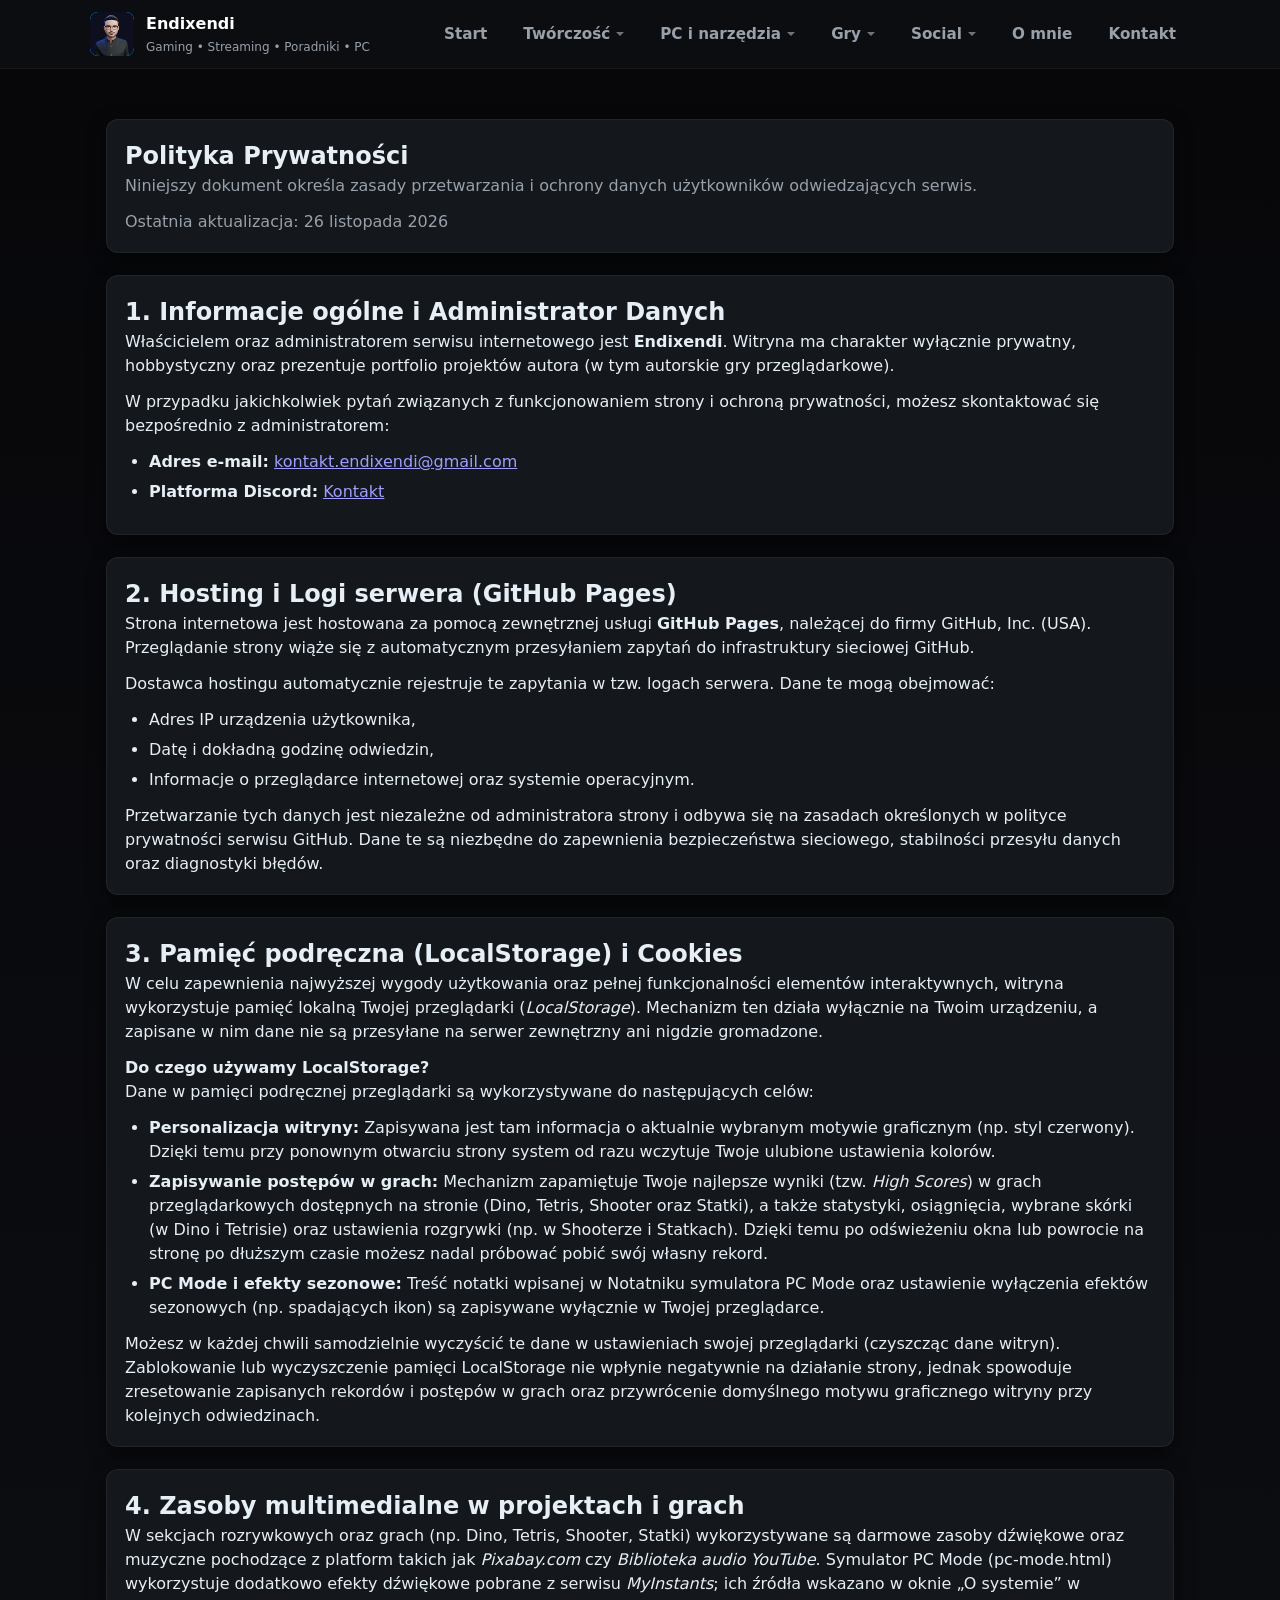
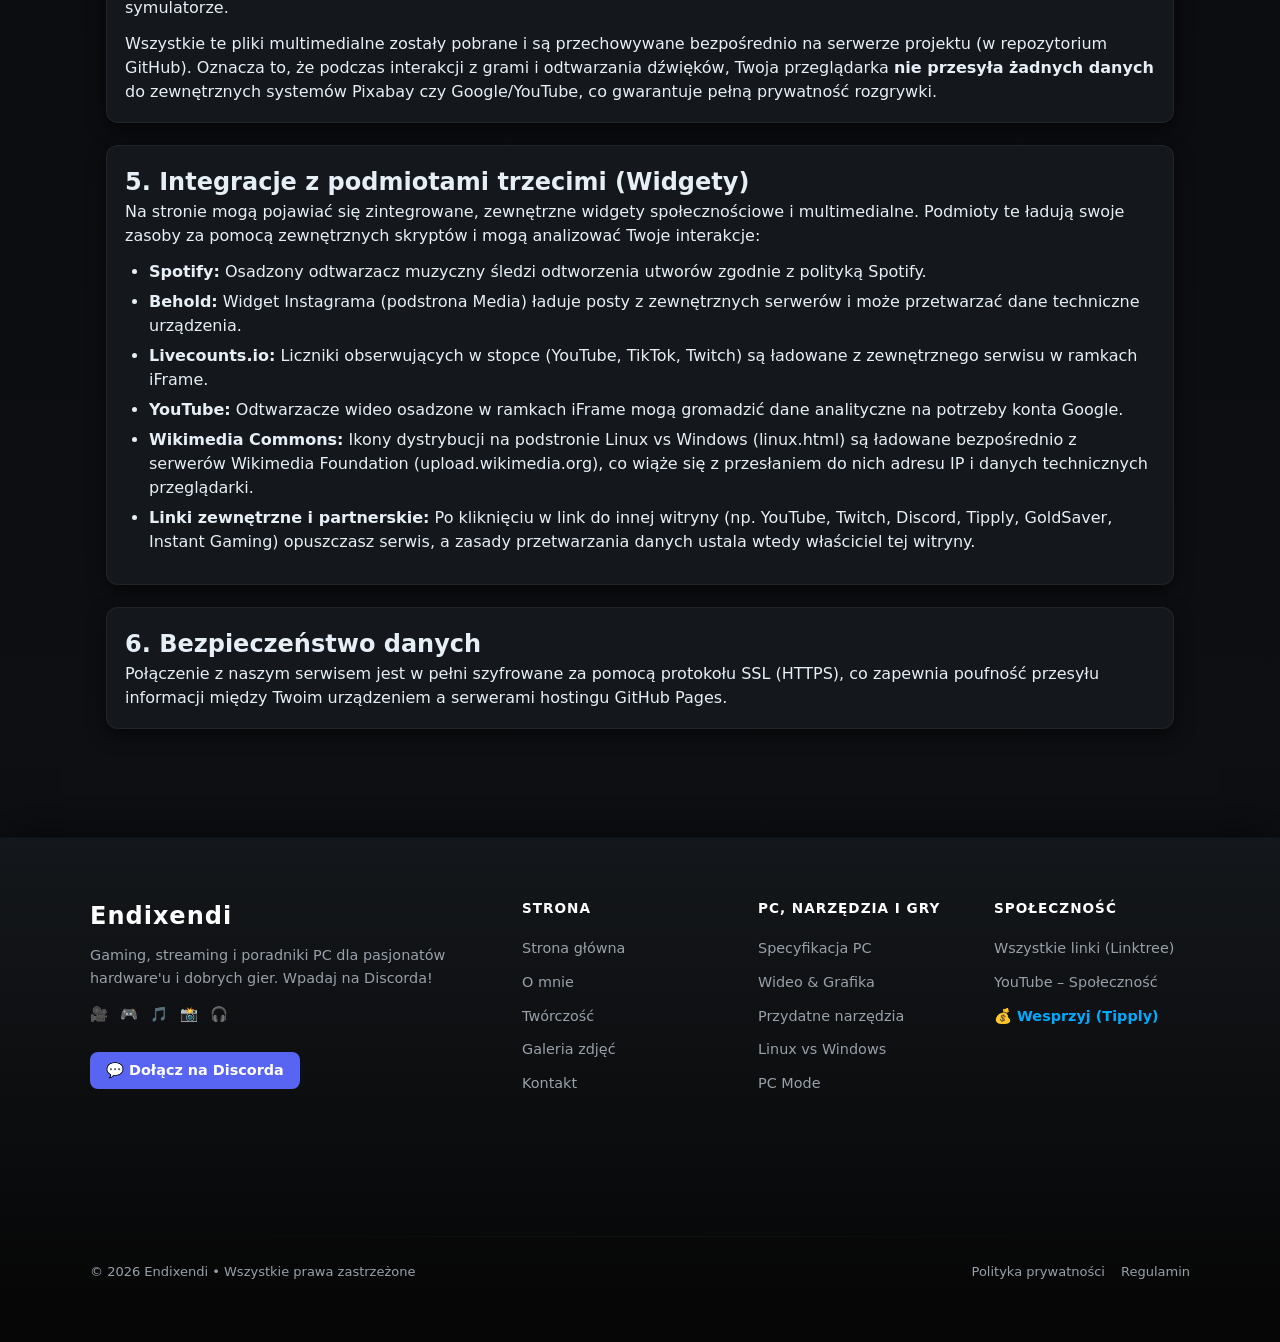
<file: polityka.html>
<!DOCTYPE html>
<html lang="pl">
<head>
    <meta charset="UTF-8">
    <meta name="viewport" content="width=device-width, initial-scale=1.0">
    <meta name="description" content="Polityka prywatności serwisu endixendi.pl: hosting, LocalStorage, widgety zewnętrzne.">
    <title>Polityka Prywatności — Endixendi</title>

    <link rel="stylesheet" href="assets/css/style.css">
    <link rel="icon" href="assets/images/logo-kolo.png" type="image/png">
    <noscript><style>#loader { display: none; }</style></noscript>
</head>
<body id="top">

    <div id="loader">
        <img src="assets/images/logo-kolo.png" alt="Loading..." class="loader-logo">
    </div>

    <div id="menu-placeholder"></div>

    <main id="privacy-policy">

        <section class="card mt-22">
            <h1>Polityka Prywatności</h1>
            <p class="lead">Niniejszy dokument określa zasady przetwarzania i ochrony danych użytkowników odwiedzających serwis.</p>
            <p class="muted mt-12">Ostatnia aktualizacja: 26 listopada 2026</p>
        </section>

        <section class="card mt-22">
            <h2>1. Informacje ogólne i Administrator Danych</h2>
            <p>Właścicielem oraz administratorem serwisu internetowego jest <strong>Endixendi</strong>. Witryna ma charakter wyłącznie prywatny, hobbystyczny oraz prezentuje portfolio projektów autora (w tym autorskie gry przeglądarkowe).</p>
            <p class="mt-12">W przypadku jakichkolwiek pytań związanych z funkcjonowaniem strony i ochroną prywatności, możesz skontaktować się bezpośrednio z administratorem:</p>
            <ul>
                <li><strong>Adres e-mail:</strong> <a href="mailto:kontakt.endixendi@gmail.com">kontakt.endixendi@gmail.com</a></li>
                <li><strong>Platforma Discord:</strong> <a href="/index.html#kontakt">Kontakt</a></li>
            </ul>
        </section>

        <section class="card mt-22">
            <h2>2. Hosting i Logi serwera (GitHub Pages)</h2>
            <p>Strona internetowa jest hostowana za pomocą zewnętrznej usługi <strong>GitHub Pages</strong>, należącej do firmy GitHub, Inc. (USA). Przeglądanie strony wiąże się z automatycznym przesyłaniem zapytań do infrastruktury sieciowej GitHub.</p>
            <p class="mt-12">Dostawca hostingu automatycznie rejestruje te zapytania w tzw. logach serwera. Dane te mogą obejmować:</p>
            <ul>
                <li>Adres IP urządzenia użytkownika,</li>
                <li>Datę i dokładną godzinę odwiedzin,</li>
                <li>Informacje o przeglądarce internetowej oraz systemie operacyjnym.</li>
            </ul>
            <p class="mt-12">Przetwarzanie tych danych jest niezależne od administratora strony i odbywa się na zasadach określonych w polityce prywatności serwisu GitHub. Dane te są niezbędne do zapewnienia bezpieczeństwa sieciowego, stabilności przesyłu danych oraz diagnostyki błędów.</p>
        </section>

        <section class="card mt-22">
            <h2>3. Pamięć podręczna (LocalStorage) i Cookies</h2>
            <p>W celu zapewnienia najwyższej wygody użytkowania oraz pełnej funkcjonalności elementów interaktywnych, witryna wykorzystuje pamięć lokalną Twojej przeglądarki (<em>LocalStorage</em>). Mechanizm ten działa wyłącznie na Twoim urządzeniu, a zapisane w nim dane nie są przesyłane na serwer zewnętrzny ani nigdzie gromadzone.</p>

            <p class="mt-12"><strong>Do czego używamy LocalStorage?</strong></p>
            <p>Dane w pamięci podręcznej przeglądarki są wykorzystywane do następujących celów:</p>
            <ul>
                <li><strong>Personalizacja witryny:</strong> Zapisywana jest tam informacja o aktualnie wybranym motywie graficznym (np. styl czerwony). Dzięki temu przy ponownym otwarciu strony system od razu wczytuje Twoje ulubione ustawienia kolorów.</li>
                <li><strong>Zapisywanie postępów w grach:</strong> Mechanizm zapamiętuje Twoje najlepsze wyniki (tzw. <em>High Scores</em>) w grach przeglądarkowych dostępnych na stronie (Dino, Tetris, Shooter oraz Statki), a także statystyki, osiągnięcia, wybrane skórki (w Dino i Tetrisie) oraz ustawienia rozgrywki (np. w Shooterze i Statkach). Dzięki temu po odświeżeniu okna lub powrocie na stronę po dłuższym czasie możesz nadal próbować pobić swój własny rekord.</li>
                <li><strong>PC Mode i efekty sezonowe:</strong> Treść notatki wpisanej w Notatniku symulatora PC Mode oraz ustawienie wyłączenia efektów sezonowych (np. spadających ikon) są zapisywane wyłącznie w Twojej przeglądarce.</li>
            </ul>

            <p class="mt-12">Możesz w każdej chwili samodzielnie wyczyścić te dane w ustawieniach swojej przeglądarki (czyszcząc dane witryn). Zablokowanie lub wyczyszczenie pamięci LocalStorage nie wpłynie negatywnie na działanie strony, jednak spowoduje zresetowanie zapisanych rekordów i postępów w grach oraz przywrócenie domyślnego motywu graficznego witryny przy kolejnych odwiedzinach.</p>
        </section>

        <section class="card mt-22">
            <h2>4. Zasoby multimedialne w projektach i grach</h2>
            <p>W sekcjach rozrywkowych oraz grach (np. Dino, Tetris, Shooter, Statki) wykorzystywane są darmowe zasoby dźwiękowe oraz muzyczne pochodzące z platform takich jak <em>Pixabay.com</em> czy <em>Biblioteka audio YouTube</em>. Symulator PC Mode (pc-mode.html) wykorzystuje dodatkowo efekty dźwiękowe pobrane z serwisu <em>MyInstants</em>; ich źródła wskazano w oknie „O systemie” w symulatorze.</p>
            <p class="mt-12">Wszystkie te pliki multimedialne zostały pobrane i są przechowywane bezpośrednio na serwerze projektu (w repozytorium GitHub). Oznacza to, że podczas interakcji z grami i odtwarzania dźwięków, Twoja przeglądarka <strong>nie przesyła żadnych danych</strong> do zewnętrznych systemów Pixabay czy Google/YouTube, co gwarantuje pełną prywatność rozgrywki.</p>
        </section>

        <section class="card mt-22">
            <h2>5. Integracje z podmiotami trzecimi (Widgety)</h2>
            <p>Na stronie mogą pojawiać się zintegrowane, zewnętrzne widgety społecznościowe i multimedialne. Podmioty te ładują swoje zasoby za pomocą zewnętrznych skryptów i mogą analizować Twoje interakcje:</p>
            <ul>
                <li><strong>Spotify:</strong> Osadzony odtwarzacz muzyczny śledzi odtworzenia utworów zgodnie z polityką Spotify.</li>
                <li><strong>Behold:</strong> Widget Instagrama (podstrona Media) ładuje posty z zewnętrznych serwerów i może przetwarzać dane techniczne urządzenia.</li>
                <li><strong>Livecounts.io:</strong> Liczniki obserwujących w stopce (YouTube, TikTok, Twitch) są ładowane z zewnętrznego serwisu w ramkach iFrame.</li>
                <li><strong>YouTube:</strong> Odtwarzacze wideo osadzone w ramkach iFrame mogą gromadzić dane analityczne na potrzeby konta Google.</li>
                <li><strong>Wikimedia Commons:</strong> Ikony dystrybucji na podstronie Linux vs Windows (linux.html) są ładowane bezpośrednio z serwerów Wikimedia Foundation (upload.wikimedia.org), co wiąże się z przesłaniem do nich adresu IP i danych technicznych przeglądarki.</li>
                <li><strong>Linki zewnętrzne i partnerskie:</strong> Po kliknięciu w link do innej witryny (np. YouTube, Twitch, Discord, Tipply, GoldSaver, Instant Gaming) opuszczasz serwis, a zasady przetwarzania danych ustala wtedy właściciel tej witryny.</li>
            </ul>
        </section>

        <section class="card mt-22">
            <h2>6. Bezpieczeństwo danych</h2>
            <p>Połączenie z naszym serwisem jest w pełni szyfrowane za pomocą protokołu SSL (HTTPS), co zapewnia poufność przesyłu informacji między Twoim urządzeniem a serwerami hostingu GitHub Pages.</p>
        </section>

    </main>

    <div id="footer-placeholder"></div>

    <script src="assets/js/storage.js"></script>
    <script src="assets/js/script.js"></script>

</body>
</html>
</file>
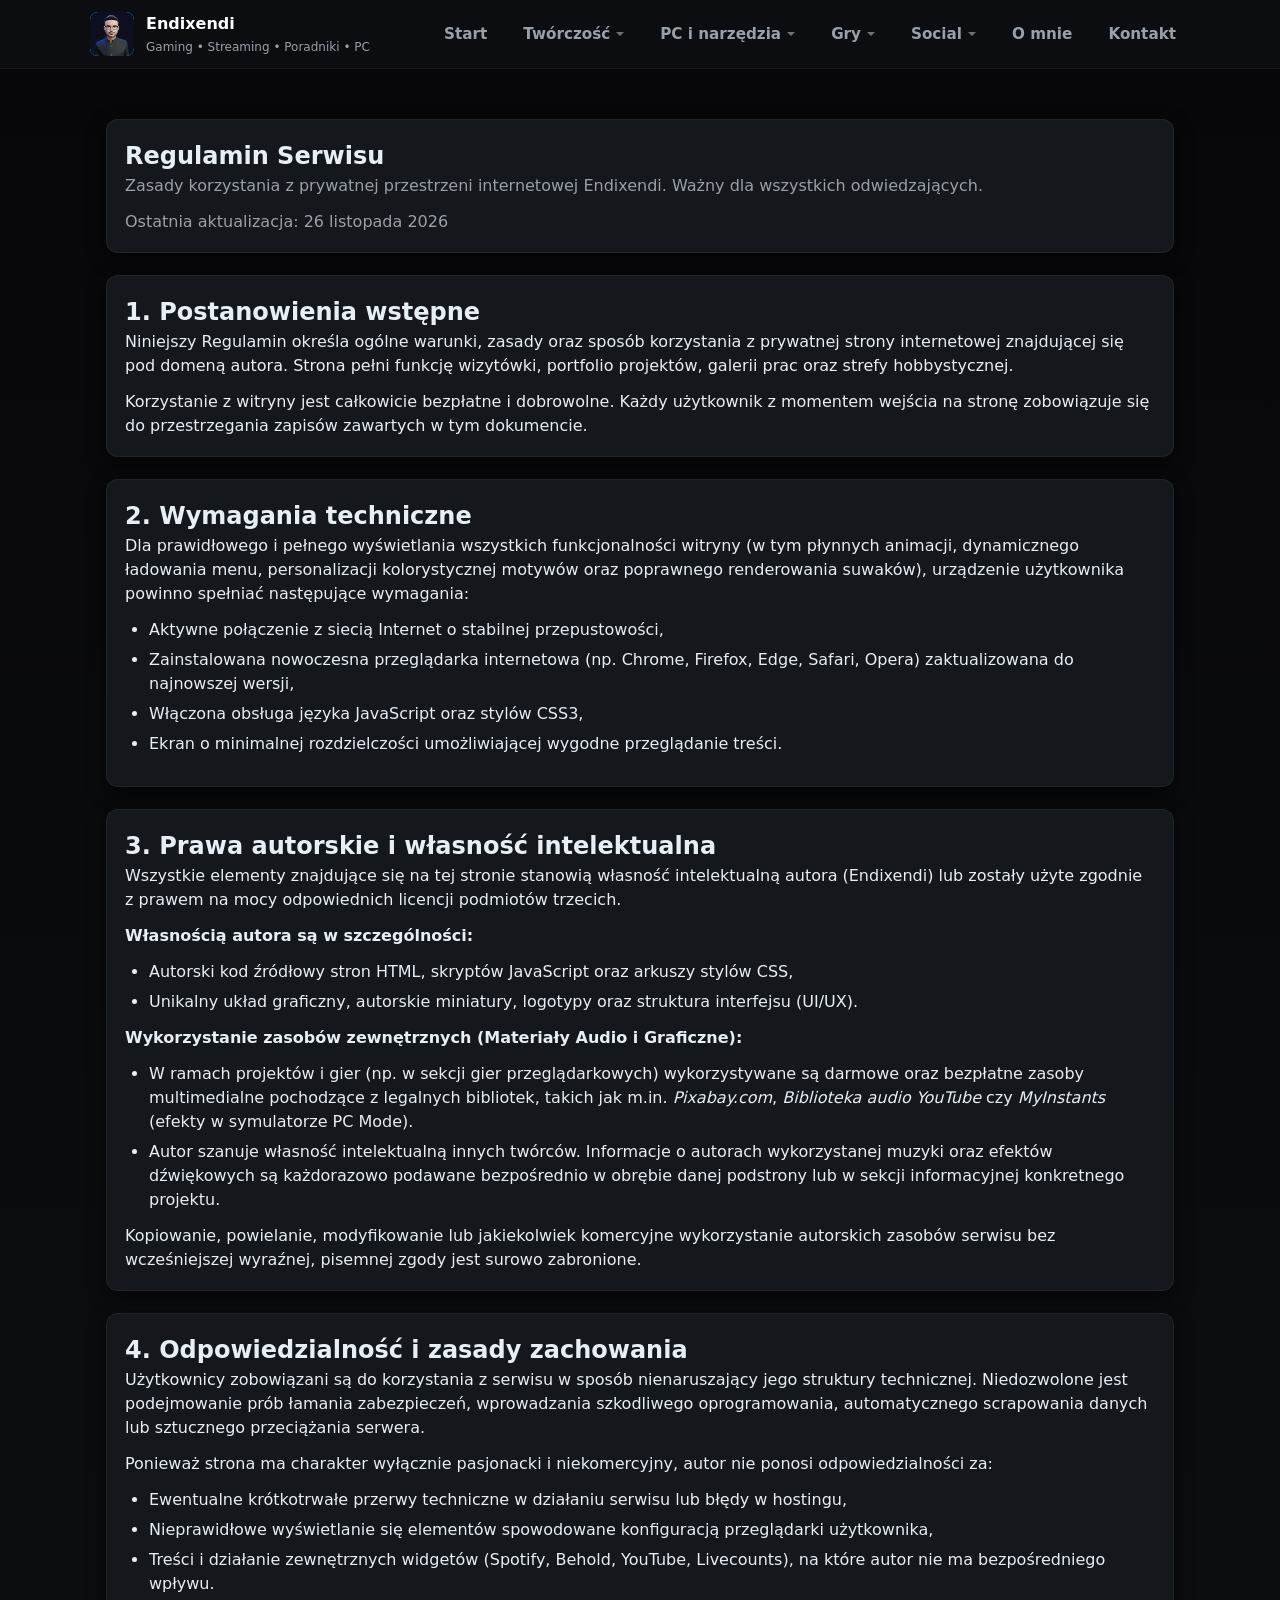
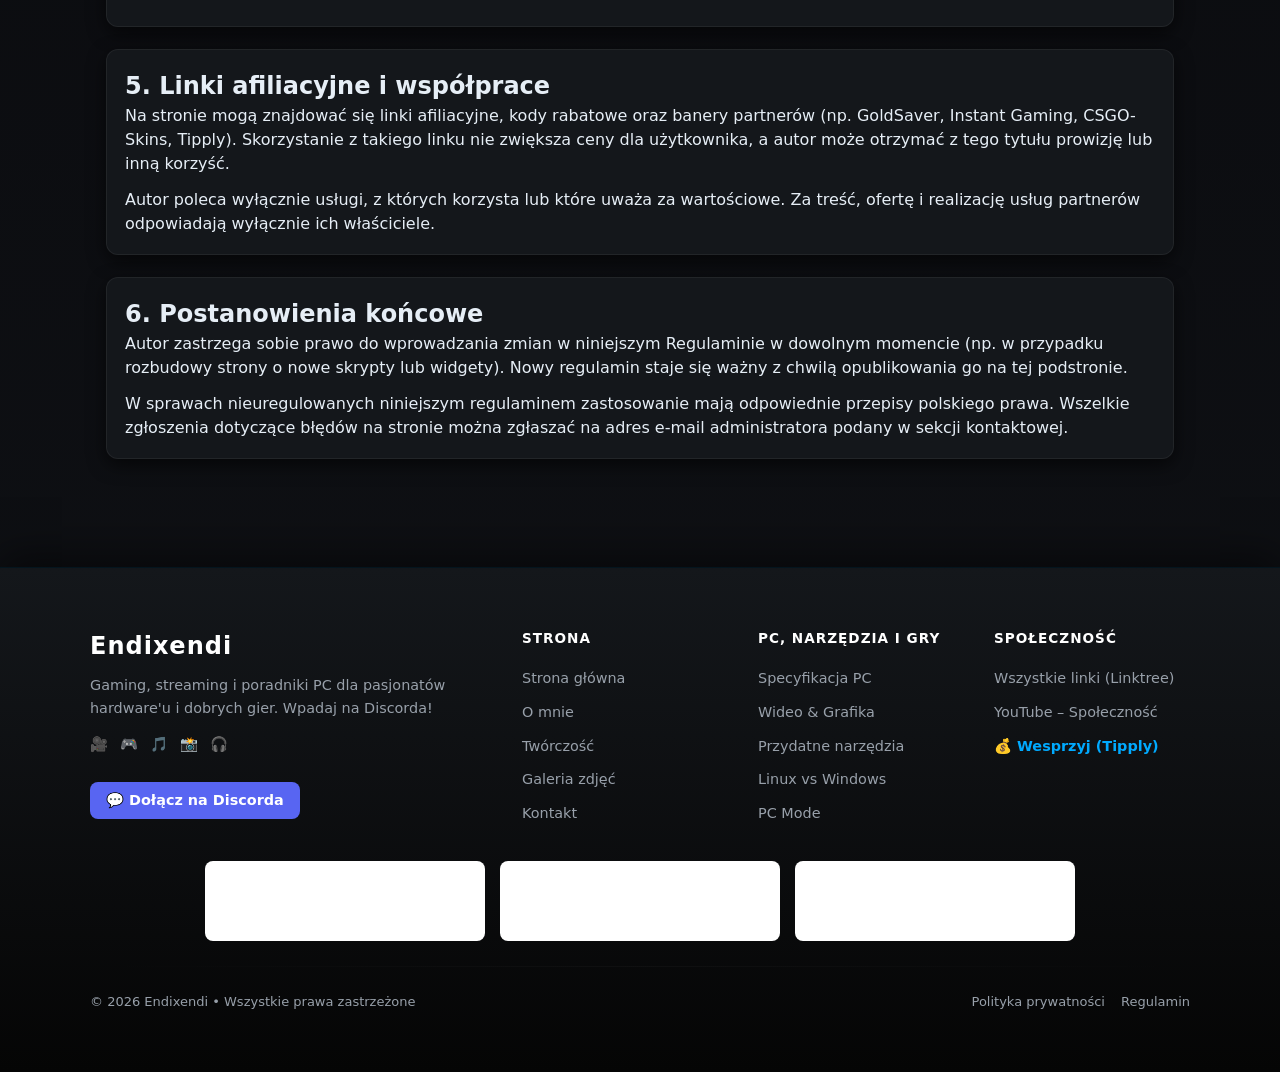
<file: regulamin.html>
<!DOCTYPE html>
<html lang="pl">
<head>
    <meta charset="UTF-8">
    <meta name="viewport" content="width=device-width, initial-scale=1.0">
    <meta name="description" content="Regulamin serwisu endixendi.pl: zasady korzystania, prawa autorskie, linki afiliacyjne.">
    <title>Regulamin — Endixendi</title>

    <link rel="stylesheet" href="assets/css/style.css">
    <link rel="icon" href="assets/images/logo-kolo.png" type="image/png">
    <noscript><style>#loader { display: none; }</style></noscript>
</head>
<body id="top">

    <div id="loader">
        <img src="assets/images/logo-kolo.png" alt="Loading..." class="loader-logo">
    </div>

    <div id="menu-placeholder"></div>

    <main id="terms-of-service">

        <section class="card mt-22">
            <h1>Regulamin Serwisu</h1>
            <p class="lead">Zasady korzystania z prywatnej przestrzeni internetowej Endixendi. Ważny dla wszystkich odwiedzających.</p>
            <p class="muted mt-12">Ostatnia aktualizacja: 26 listopada 2026</p>
        </section>

        <section class="card mt-22">
            <h2>1. Postanowienia wstępne</h2>
            <p>Niniejszy Regulamin określa ogólne warunki, zasady oraz sposób korzystania z prywatnej strony internetowej znajdującej się pod domeną autora. Strona pełni funkcję wizytówki, portfolio projektów, galerii prac oraz strefy hobbystycznej.</p>
            <p class="mt-12">Korzystanie z witryny jest całkowicie bezpłatne i dobrowolne. Każdy użytkownik z momentem wejścia na stronę zobowiązuje się do przestrzegania zapisów zawartych w tym dokumencie.</p>
        </section>

        <section class="card mt-22">
            <h2>2. Wymagania techniczne</h2>
            <p>Dla prawidłowego i pełnego wyświetlania wszystkich funkcjonalności witryny (w tym płynnych animacji, dynamicznego ładowania menu, personalizacji kolorystycznej motywów oraz poprawnego renderowania suwaków), urządzenie użytkownika powinno spełniać następujące wymagania:</p>
            <ul>
                <li>Aktywne połączenie z siecią Internet o stabilnej przepustowości,</li>
                <li>Zainstalowana nowoczesna przeglądarka internetowa (np. Chrome, Firefox, Edge, Safari, Opera) zaktualizowana do najnowszej wersji,</li>
                <li>Włączona obsługa języka JavaScript oraz stylów CSS3,</li>
                <li>Ekran o minimalnej rozdzielczości umożliwiającej wygodne przeglądanie treści.</li>
            </ul>
        </section>

        <section class="card mt-22">
            <h2>3. Prawa autorskie i własność intelektualna</h2>
            <p>Wszystkie elementy znajdujące się na tej stronie stanowią własność intelektualną autora (Endixendi) lub zostały użyte zgodnie z prawem na mocy odpowiednich licencji podmiotów trzecich.</p>
            <p class="mt-12"><strong>Własnością autora są w szczególności:</strong></p>
            <ul>
                <li>Autorski kod źródłowy stron HTML, skryptów JavaScript oraz arkuszy stylów CSS,</li>
                <li>Unikalny układ graficzny, autorskie miniatury, logotypy oraz struktura interfejsu (UI/UX).</li>
            </ul>
            <p class="mt-12"><strong>Wykorzystanie zasobów zewnętrznych (Materiały Audio i Graficzne):</strong></p>
            <ul>
                <li>W ramach projektów i gier (np. w sekcji gier przeglądarkowych) wykorzystywane są darmowe oraz bezpłatne zasoby multimedialne pochodzące z legalnych bibliotek, takich jak m.in. <em>Pixabay.com</em>, <em>Biblioteka audio YouTube</em> czy <em>MyInstants</em> (efekty w symulatorze PC Mode).</li>
                <li>Autor szanuje własność intelektualną innych twórców. Informacje o autorach wykorzystanej muzyki oraz efektów dźwiękowych są każdorazowo podawane bezpośrednio w obrębie danej podstrony lub w sekcji informacyjnej konkretnego projektu.</li>
            </ul>
            <p class="mt-12">Kopiowanie, powielanie, modyfikowanie lub jakiekolwiek komercyjne wykorzystanie autorskich zasobów serwisu bez wcześniejszej wyraźnej, pisemnej zgody jest surowo zabronione.</p>
        </section>

        <section class="card mt-22">
            <h2>4. Odpowiedzialność i zasady zachowania</h2>
            <p>Użytkownicy zobowiązani są do korzystania z serwisu w sposób nienaruszający jego struktury technicznej. Niedozwolone jest podejmowanie prób łamania zabezpieczeń, wprowadzania szkodliwego oprogramowania, automatycznego scrapowania danych lub sztucznego przeciążania serwera.</p>
            <p class="mt-12">Ponieważ strona ma charakter wyłącznie pasjonacki i niekomercyjny, autor nie ponosi odpowiedzialności za:</p>
            <ul>
                <li>Ewentualne krótkotrwałe przerwy techniczne w działaniu serwisu lub błędy w hostingu,</li>
                <li>Nieprawidłowe wyświetlanie się elementów spowodowane konfiguracją przeglądarki użytkownika,</li>
                <li>Treści i działanie zewnętrznych widgetów (Spotify, Behold, YouTube, Livecounts), na które autor nie ma bezpośredniego wpływu.</li>
            </ul>
        </section>

        <section class="card mt-22">
            <h2>5. Linki afiliacyjne i współprace</h2>
            <p>Na stronie mogą znajdować się linki afiliacyjne, kody rabatowe oraz banery partnerów (np. GoldSaver, Instant Gaming, CSGO-Skins, Tipply). Skorzystanie z takiego linku nie zwiększa ceny dla użytkownika, a autor może otrzymać z tego tytułu prowizję lub inną korzyść.</p>
            <p class="mt-12">Autor poleca wyłącznie usługi, z których korzysta lub które uważa za wartościowe. Za treść, ofertę i realizację usług partnerów odpowiadają wyłącznie ich właściciele.</p>
        </section>

        <section class="card mt-22">
            <h2>6. Postanowienia końcowe</h2>
            <p>Autor zastrzega sobie prawo do wprowadzania zmian w niniejszym Regulaminie w dowolnym momencie (np. w przypadku rozbudowy strony o nowe skrypty lub widgety). Nowy regulamin staje się ważny z chwilą opublikowania go na tej podstronie.</p>
            <p class="mt-12">W sprawach nieuregulowanych niniejszym regulaminem zastosowanie mają odpowiednie przepisy polskiego prawa. Wszelkie zgłoszenia dotyczące błędów na stronie można zgłaszać na adres e-mail administratora podany w sekcji kontaktowej.</p>
        </section>

    </main>

    <div id="footer-placeholder"></div>

    <script src="assets/js/storage.js"></script>
    <script src="assets/js/script.js"></script>

</body>
</html>
</file>
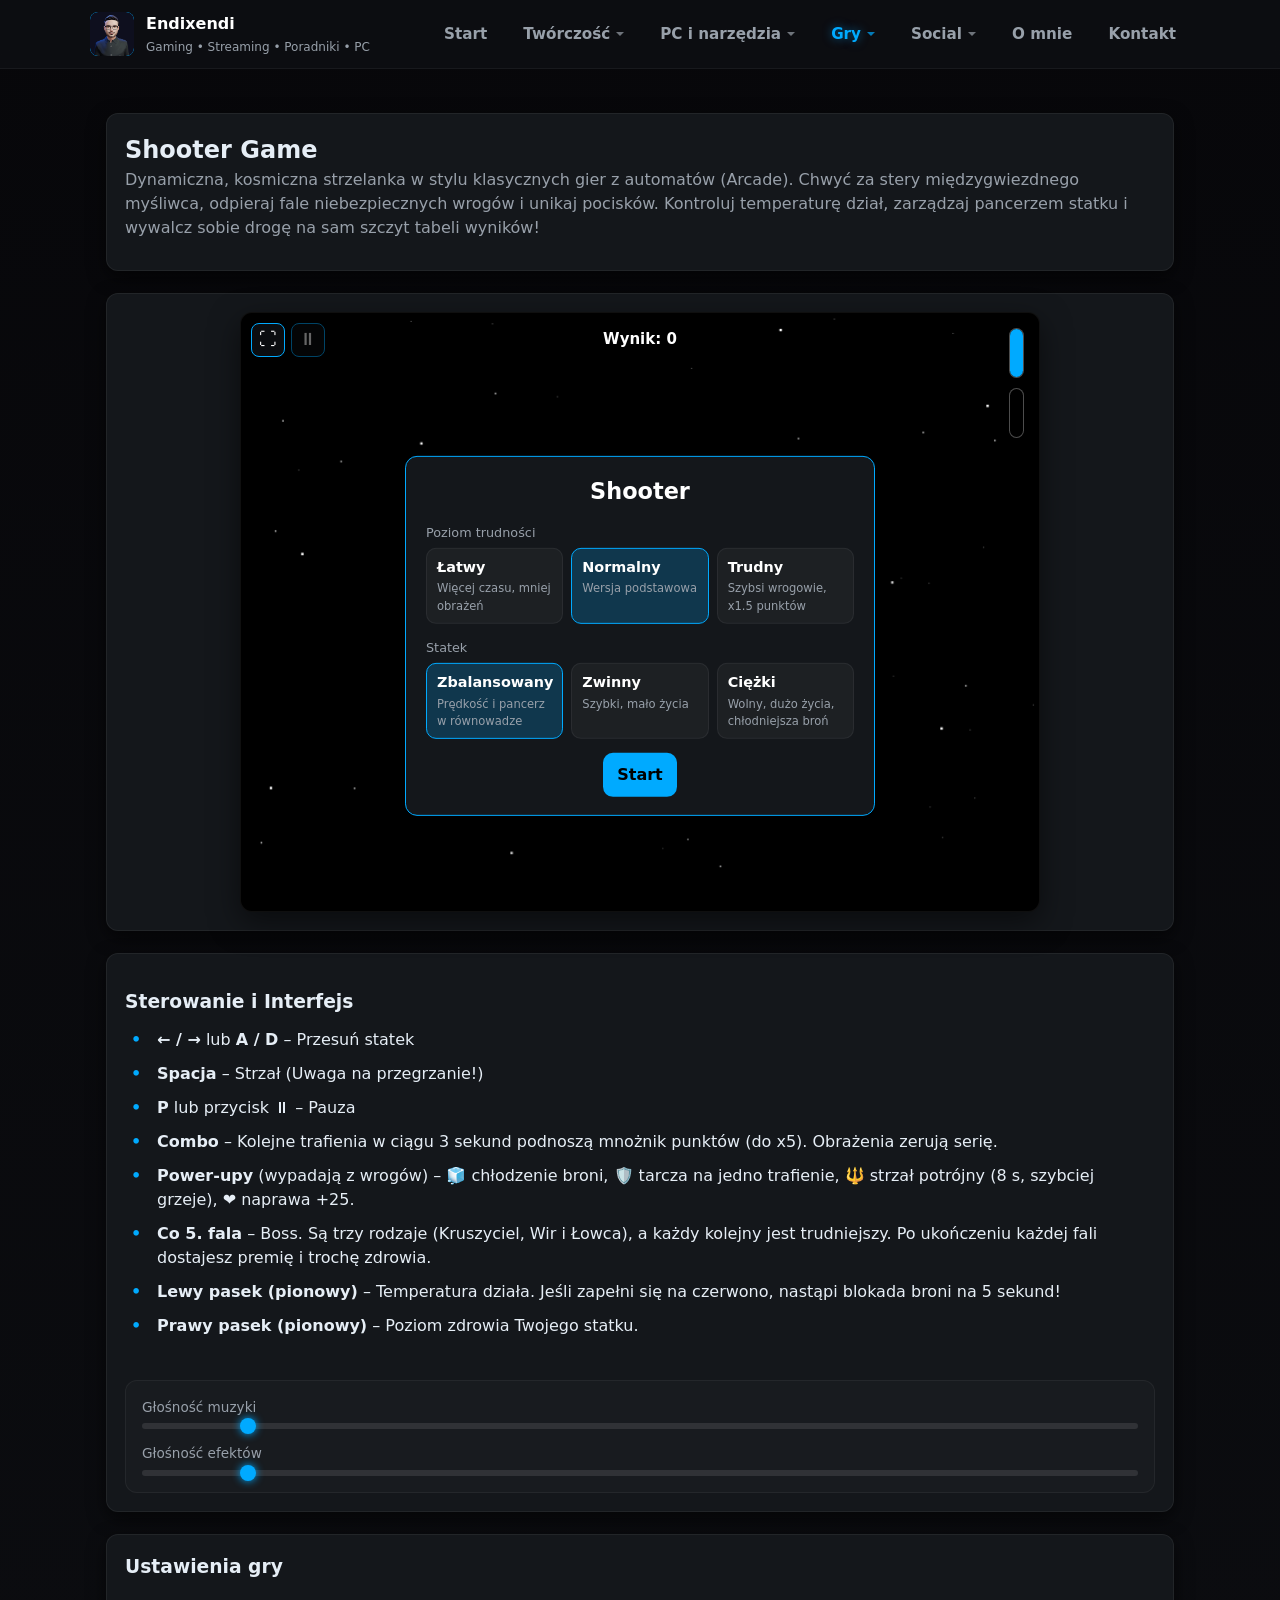
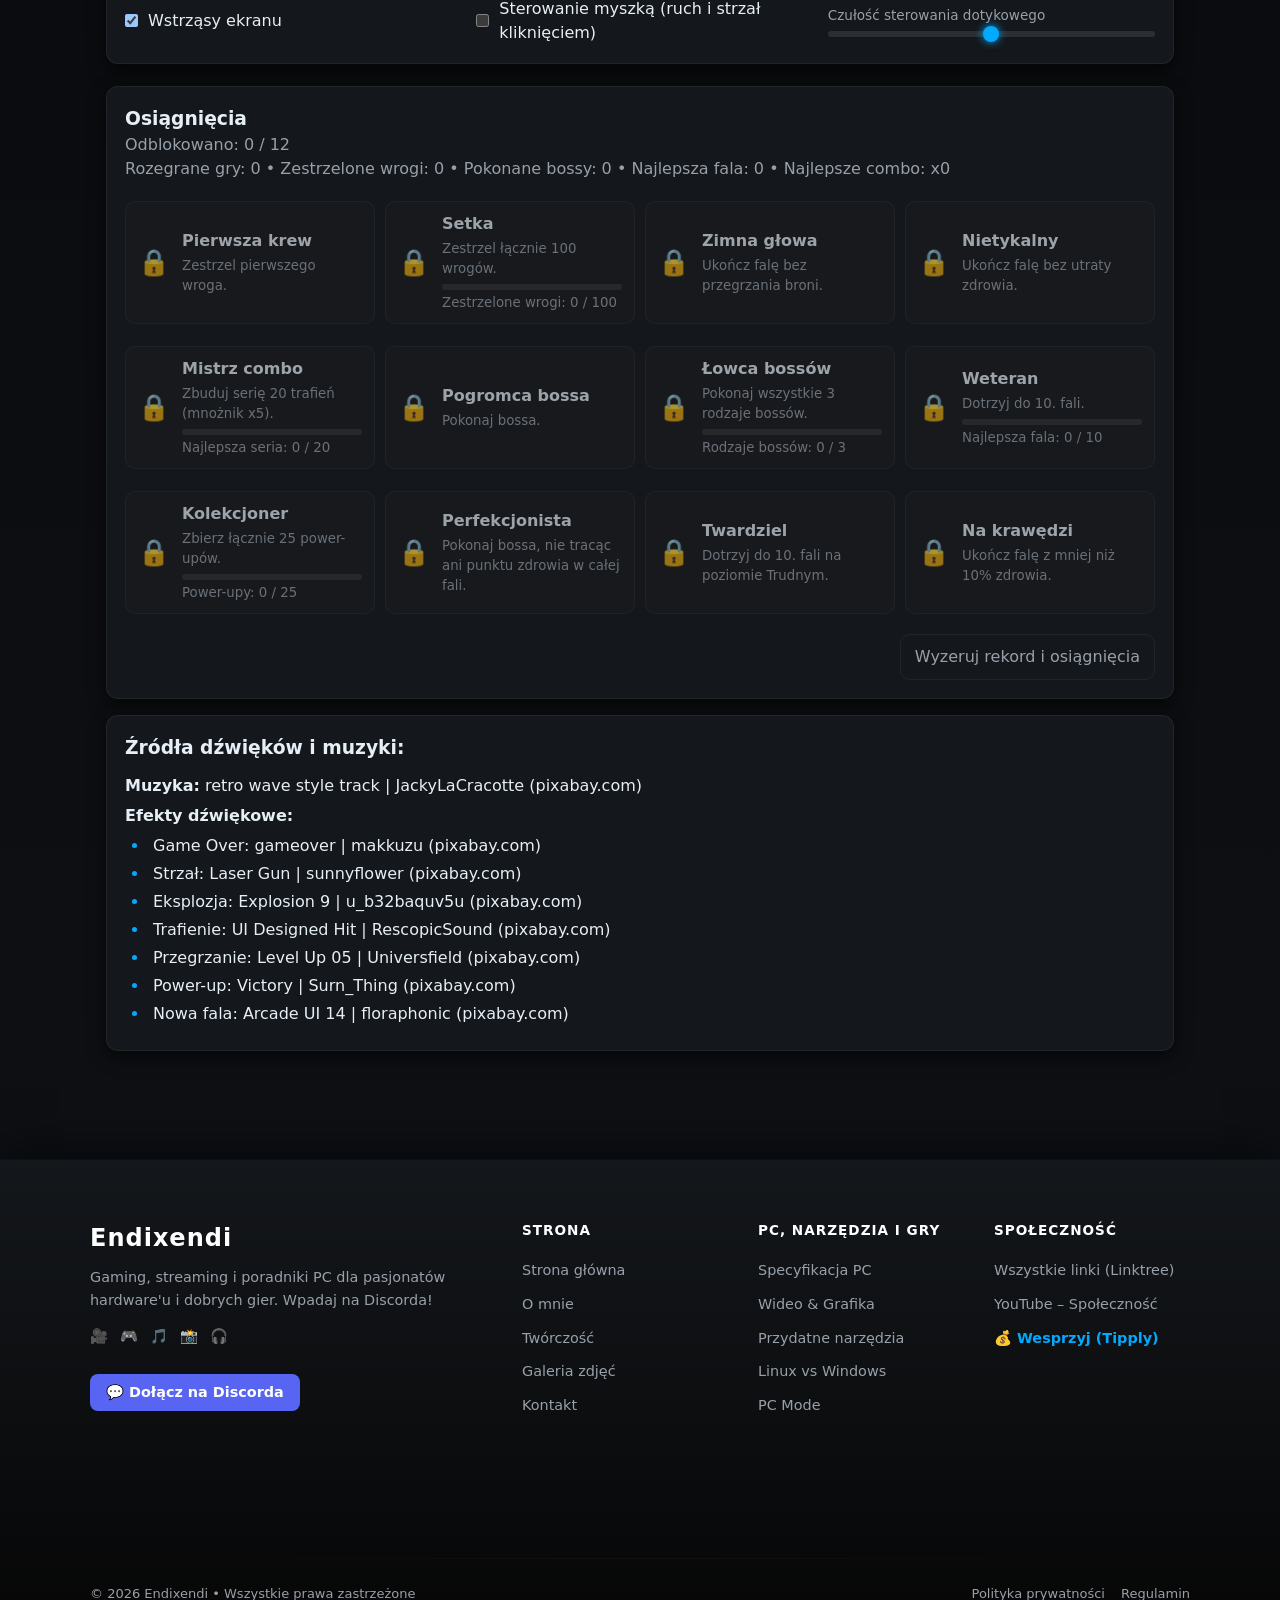
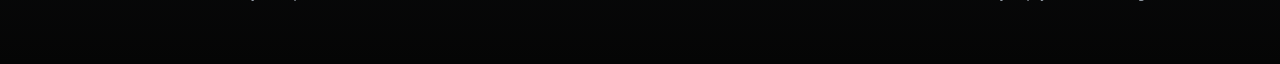
<file: shooter.html>
<!DOCTYPE html>
<html lang="pl">
<head>
    <meta charset="UTF-8">
    <meta name="viewport" content="width=device-width, initial-scale=1.0">
    <meta name="description" content="Shooter Game: kosmiczna strzelanka w przeglądarce z przegrzewaniem dział i sterowaniem mobilnym.">
    <title>Endixendi - Shooter</title>

    <link rel="stylesheet" href="assets/css/style.css">
    <link rel="stylesheet" href="assets/css/games.css">
    <link rel="stylesheet" href="assets/css/shooter.css">
    
    <link rel="icon" href="assets/images/logo-kolo.png" type="image/png">
    <noscript><style>#loader { display: none; }</style></noscript>
</head>
<body id="top">

    <div id="loader">
        <img src="assets/images/logo-kolo.png" alt="Loading..." class="loader-logo">
    </div>

    <div id="menu-placeholder"></div>

    <main id="home">

        <section id="shooter-hero" class="mt-16">
            <div class="card">
                <h1>Shooter Game</h1>
                <p class="lead">
                    Dynamiczna, kosmiczna strzelanka w stylu klasycznych gier z automatów (Arcade). Chwyć za stery międzygwiezdnego myśliwca, odpieraj fale niebezpiecznych wrogów i unikaj pocisków. Kontroluj temperaturę dział, zarządzaj pancerzem statku i wywalcz sobie drogę na sam szczyt tabeli wyników!
                </p>
            </div>
        </section>

        <section id="shooter-game" class="card mt-22">
            <div class="shooter-stage" id="shooterStage">
                <div class="shooter-container">
                    <button id="pauseBtn" class="fullscreen-btn pause-btn" title="Pauza" aria-label="Pauza" disabled>⏸</button>
                    <button id="fullscreenBtn" class="fullscreen-btn" title="Pełny ekran" aria-label="Pełny ekran">⛶</button>
                    <canvas id="gameCanvas"></canvas>

                    <div id="score">Wynik: 0</div>
                    
                    <!-- Pionowy pasek temperatury po lewej stronie -->
                    <div id="heatBar"><div id="heatFillBar"></div></div>
                    
                    <!-- Pionowy pasek zdrowia po prawej stronie -->
                    <div id="healthBar"><div id="healthFill"></div></div>

                    <div class="overlay" id="menu">
                        <h2>Shooter</h2>

                        <div class="menu-row">
                            <span class="menu-label" id="difficultyLabel">Poziom trudności</span>
                            <div class="choice-group" id="difficultyChoices" role="radiogroup" aria-labelledby="difficultyLabel">
                                <button type="button" class="choice" role="radio" aria-checked="false" data-value="easy"><span class="choice-name">Łatwy</span><span class="choice-desc">Więcej czasu, mniej obrażeń</span></button>
                                <button type="button" class="choice" role="radio" aria-checked="false" data-value="normal"><span class="choice-name">Normalny</span><span class="choice-desc">Wersja podstawowa</span></button>
                                <button type="button" class="choice" role="radio" aria-checked="false" data-value="hard"><span class="choice-name">Trudny</span><span class="choice-desc">Szybsi wrogowie, x1.5 punktów</span></button>
                            </div>
                        </div>

                        <div class="menu-row">
                            <span class="menu-label" id="shipLabel">Statek</span>
                            <div class="choice-group" id="shipChoices" role="radiogroup" aria-labelledby="shipLabel">
                                <button type="button" class="choice" role="radio" aria-checked="false" data-value="balanced"><span class="choice-name">Zbalansowany</span><span class="choice-desc">Prędkość i pancerz w równowadze</span></button>
                                <button type="button" class="choice" role="radio" aria-checked="false" data-value="agile"><span class="choice-name">Zwinny</span><span class="choice-desc">Szybki, mało życia</span></button>
                                <button type="button" class="choice" role="radio" aria-checked="false" data-value="heavy"><span class="choice-name">Ciężki</span><span class="choice-desc">Wolny, dużo życia, chłodniejsza broń</span></button>
                            </div>
                        </div>

                        <button id="startBtn" class="btn">Start</button>
                    </div>

                    <div id="achievementToast" class="achievement-toast" role="status" aria-live="polite"></div>

                    <div id="gameOverMenu" class="hidden">
                        <h2>Game Over</h2>
                        <p>Wynik: <span id="finalScore">0</span></p>
                        <p>Rekord: <span id="finalHighScore">0</span></p>
                        <div id="gameSummary" class="game-summary"></div>
                        <div class="menu-actions">
                            <button id="restartBtn" class="btn">Zagraj ponownie</button>
                            <button id="menuBtn" class="ghost" type="button">Zmień ustawienia</button>
                        </div>
                    </div>
                </div>
              
                <div class="mobile-controls">
                    <button id="mobileShootBtn" class="mobile-btn-shoot">STRZAŁ</button>
                  
                    <div id="touchSliderArea">
                        <div id="slider-label">STEROWANIE</div>
                        <div id="slider-track">
                            <div id="sliderHandle">↔</div>
                        </div>
                    </div>
                </div>
            </div>
        </section>
        
        <section id="shooter-controls-info" class="card mt-22">
            <div class="controls-grid mt-16">
                
                <div class="controls-left">
                    <h3>Sterowanie i Interfejs</h3>
                    <ul>
                        <li><strong>← / →</strong> lub <strong>A / D</strong> – Przesuń statek</li>
                        <li><strong>Spacja</strong> – Strzał (Uwaga na przegrzanie!)</li>
                        <li><strong>P</strong> lub przycisk ⏸ – Pauza</li>
                        <li><strong>Combo</strong> – Kolejne trafienia w ciągu 3 sekund podnoszą mnożnik punktów (do x5). Obrażenia zerują serię.</li>
                        <li><strong>Power-upy</strong> (wypadają z wrogów) – 🧊 chłodzenie broni, 🛡️ tarcza na jedno trafienie, 🔱 strzał potrójny (8 s, szybciej grzeje), ❤️ naprawa +25.</li>
                        <li><strong>Co 5. fala</strong> – Boss. Są trzy rodzaje (Kruszyciel, Wir i Łowca), a każdy kolejny jest trudniejszy. Po ukończeniu każdej fali dostajesz premię i trochę zdrowia.</li>
                        <li><strong>Lewy pasek (pionowy)</strong> – Temperatura działa. Jeśli zapełni się na czerwono, nastąpi blokada broni na 5 sekund!</li>
                        <li><strong>Prawy pasek (pionowy)</strong> – Poziom zdrowia Twojego statku.</li>
                    </ul>
                </div>

                <div class="audio-settings mt-16">
                    <div class="volume-control">
                        <label for="volume-music">Głośność muzyki</label>
                        <input id="volume-music" type="range" min="0" max="1" step="0.01" value="0.1">
                    </div>
                    <div class="volume-control">
                        <label for="volume-effects">Głośność efektów</label>
                        <input id="volume-effects" type="range" min="0" max="1" step="0.01" value="0.1">
                    </div>
                </div>

            </div>
        </section>
		
        <section id="shooter-options" class="card mt-22">
            <h3>Ustawienia gry</h3>
            <div class="options-grid mt-16">
                <label class="option-check"><input type="checkbox" id="optShake"> Wstrząsy ekranu</label>
                <label class="option-check"><input type="checkbox" id="optMouse"> Sterowanie myszką (ruch i strzał kliknięciem)</label>
                <div class="volume-control">
                    <label for="optTouchSens">Czułość sterowania dotykowego</label>
                    <input id="optTouchSens" type="range" min="0.5" max="1.5" step="0.05" value="1">
                </div>
            </div>
        </section>

        <section id="shooter-achievements" class="card mt-22">
            <h3>Osiągnięcia</h3>
            <p class="muted" id="achievementsProgress"></p>
            <p class="muted" id="achievementsStats"></p>
            <ul id="achievementsList" class="achievements-list"></ul>
            <div class="achievements-actions">
                <button type="button" id="resetProgressBtn" class="ghost">Wyzeruj rekord i osiągnięcia</button>
            </div>
        </section>

		<section id="audio-credits" class="card mt-16">
			<div>
				<h3>Źródła dźwięków i muzyki:</h3>
				<ul>
					<li><strong>Muzyka:</strong> retro wave style track | JackyLaCracotte (pixabay.com)</li>
					<li><strong>Efekty dźwiękowe:</strong>
						<ul>
							<li>Game Over: gameover | makkuzu (pixabay.com)</li>
							<li>Strzał: Laser Gun | sunnyflower (pixabay.com)</li>
							<li>Eksplozja: Explosion 9 | u_b32baquv5u (pixabay.com)</li>
							<li>Trafienie: UI Designed Hit | RescopicSound (pixabay.com)</li>
							<li>Przegrzanie: Level Up 05 | Universfield (pixabay.com)</li>
							<li>Power-up: Victory | Surn_Thing (pixabay.com)</li>
							<li>Nowa fala: Arcade UI 14 | floraphonic (pixabay.com)</li>
						</ul>
					</li>
				</ul>
			</div>
		</section>

    </main>

    <div id="footer-placeholder"></div>

    <script src="assets/js/storage.js"></script>

    <script src="assets/js/fullscreen.js"></script>
    <script src="assets/js/shooter.js"></script>
    <script src="assets/js/script.js"></script>

</body>
</html>
</file>
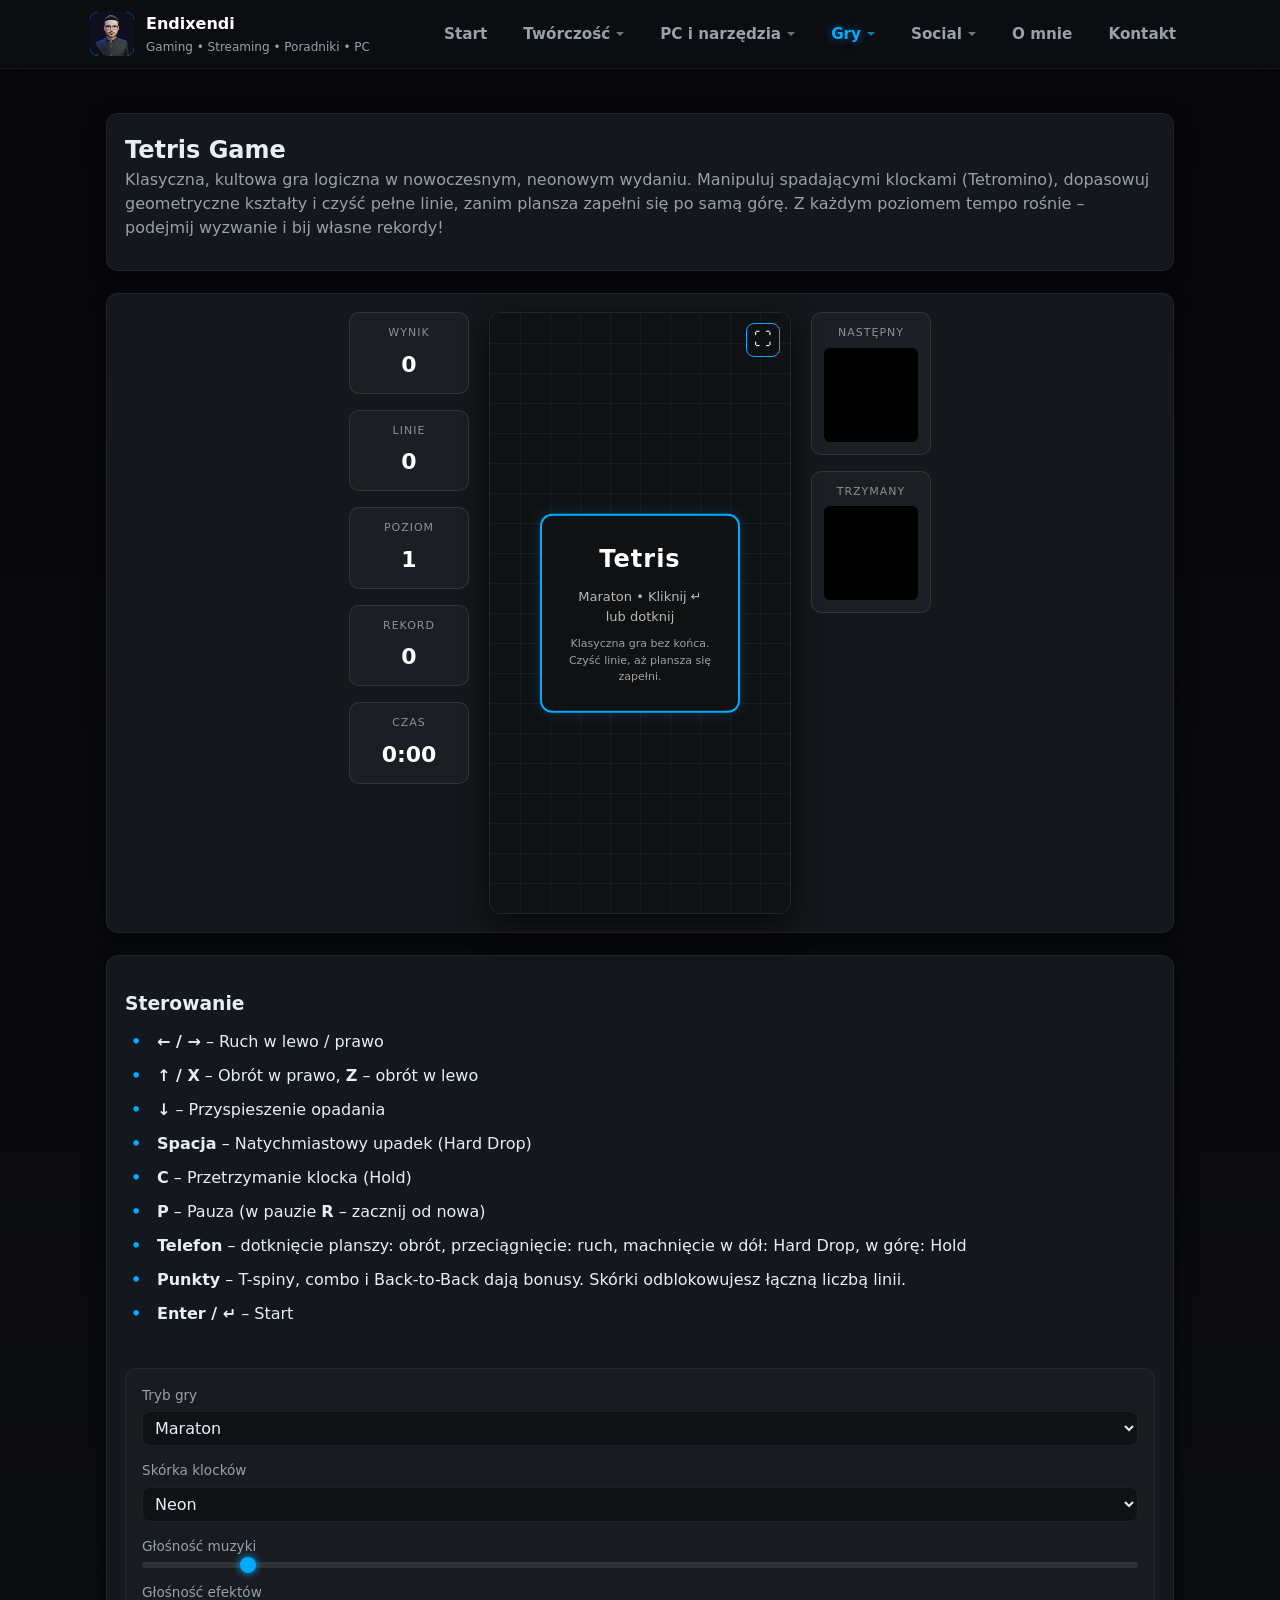
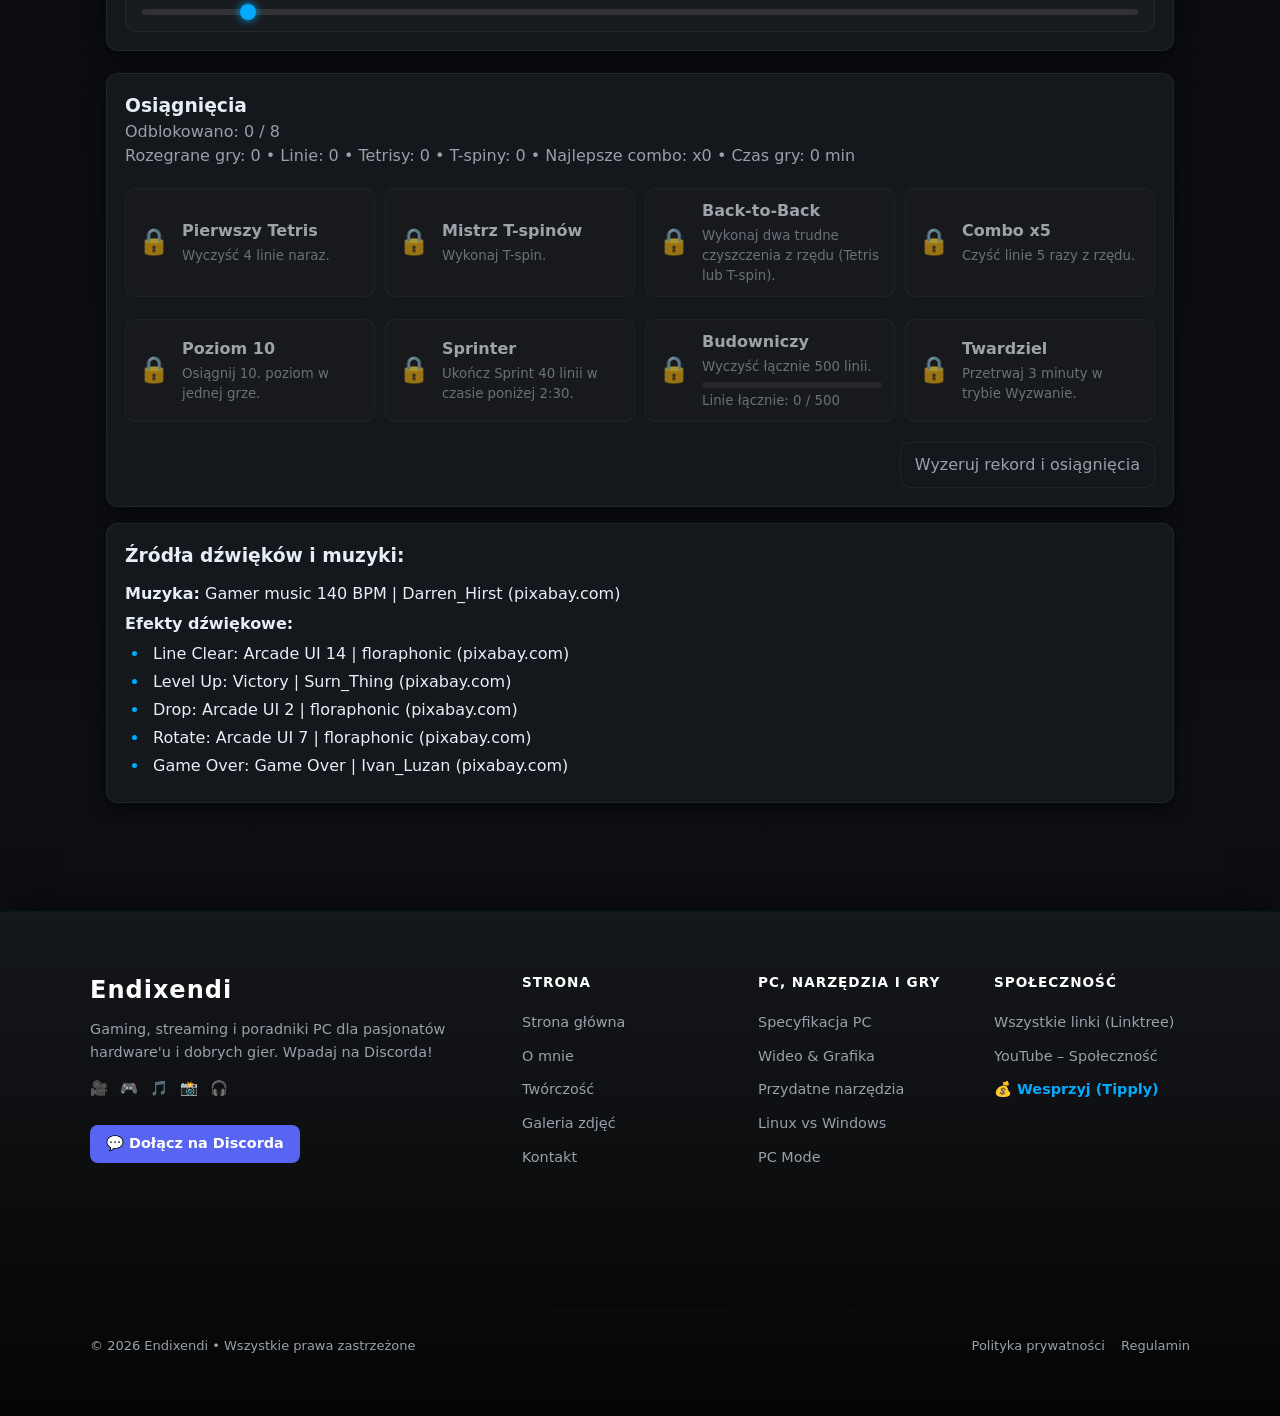
<file: tetris.html>
<!DOCTYPE html>
<html lang="pl">
<head>
    <meta charset="UTF-8">
    <meta name="viewport" content="width=device-width, initial-scale=1.0">
    <meta name="description" content="Tetris online za darmo: neonowa wersja z Hold, Next, poziomami i sterowaniem dotykowym.">
    <title>Endixendi - Tetris</title>

    <link rel="stylesheet" href="assets/css/style.css">
    <link rel="stylesheet" href="assets/css/games.css">
    <link rel="stylesheet" href="assets/css/tetris.css">
    
    <link rel="icon" href="assets/images/logo-kolo.png" type="image/png">
    <noscript><style>#loader { display: none; }</style></noscript>
</head>
<body id="top">

    <div id="loader">
        <img src="assets/images/logo-kolo.png" alt="Loading..." class="loader-logo">
    </div>

    <div id="menu-placeholder"></div>

    <main id="home">

        <section id="tetris-hero" class="mt-16">
            <div class="card">
                <h1>Tetris Game</h1>
                <p class="lead">
                    Klasyczna, kultowa gra logiczna w nowoczesnym, neonowym wydaniu. Manipuluj spadającymi klockami (Tetromino), dopasowuj geometryczne kształty i czyść pełne linie, zanim plansza zapełni się po samą górę. Z każdym poziomem tempo rośnie – podejmij wyzwanie i bij własne rekordy!
                </p>
            </div>
        </section>

        <section id="tetris-game" class="card mt-22">
            <div class="tetris-container" id="tetrisContainer">
                
                <div class="side-panel left-panel">
                    <div class="stat-box">
                        <div class="label">Wynik</div>
                        <div id="score" class="value">0</div>
                    </div>
                    <div class="stat-box mt-16">
                        <div class="label">Linie</div>
                        <div id="lines" class="value">0</div>
                    </div>
                    <div class="stat-box mt-16">
                        <div class="label">Poziom</div>
                        <div id="level" class="value">1</div>
                    </div>
                    <div class="stat-box mt-16">
                        <div class="label">Rekord</div>
                        <div id="highScore" class="value">0</div>
                    </div>
                    <div class="stat-box mt-16">
                        <div class="label">Czas</div>
                        <div id="time" class="value">0:00</div>
                    </div>
                </div>

                <div class="tetris-wrapper">
                    <button id="tetrisFullscreenBtn" class="fullscreen-btn" title="Pełny ekran" aria-label="Pełny ekran">⛶</button>
                    <canvas id="tetrisCanvas"></canvas>
                    
                    <div id="tetris-menu" class="modal">
                        <h2 id="menu-title">Tetris</h2>
                        <p id="menu-instruction">Enter – rozpocznij</p>
                        <p id="menu-extra" class="menu-extra"></p>
                    </div>
                </div>

				<div class="tetris-mobile-controls">
					<div class="control-row">
						<button id="btn-left" class="arrow-btn" data-action="left">←</button>
						<button id="btn-up" class="arrow-btn" data-action="up">↑</button>
						<button id="btn-right" class="arrow-btn" data-action="right">→</button>
					</div>
					<div class="control-row">
						<button id="btn-down" class="arrow-btn" data-action="down">↓</button>
						<button id="btn-swap" class="arrow-btn" data-action="swap">↔</button>
						<button id="btn-drop" class="arrow-btn" data-action="drop">↵</button>
					</div>
				</div>

                <div class="side-panel right-panel">
                    <div class="preview-box">
                        <div class="label">Następny</div>
                        <canvas id="nextCanvas" width="100" height="100"></canvas>
                    </div>
                    <div class="preview-box mt-16">
                        <div class="label">Trzymany</div>
                        <canvas id="holdCanvas" width="100" height="100"></canvas>
                    </div>
                </div>

            </div>
        </section>
        
        <section id="tetris-controls-info" class="card mt-22">
            <div class="controls-grid mt-16">
                
                <div class="controls-left">
                    <h3>Sterowanie</h3>
                    <ul>
                        <li><strong>← / →</strong> – Ruch w lewo / prawo</li>
                        <li><strong>↑ / X</strong> – Obrót w prawo, <strong>Z</strong> – obrót w lewo</li>
                        <li><strong>↓</strong> – Przyspieszenie opadania</li>
                        <li><strong>Spacja</strong> – Natychmiastowy upadek (Hard Drop)</li>
                        <li><strong>C</strong> – Przetrzymanie klocka (Hold)</li>
                        <li><strong>P</strong> – Pauza (w pauzie <strong>R</strong> – zacznij od nowa)</li>
                        <li><strong>Telefon</strong> – dotknięcie planszy: obrót, przeciągnięcie: ruch, machnięcie w dół: Hard Drop, w górę: Hold</li>
                        <li><strong>Punkty</strong> – T-spiny, combo i Back-to-Back dają bonusy. Skórki odblokowujesz łączną liczbą linii.</li>
                        <li><strong>Enter / ↵</strong> – Start</li>
                    </ul>
                </div>

                <div class="audio-settings mt-16">
                    <div class="volume-control select-control">
                        <label for="modeSelect">Tryb gry</label>
                        <select id="modeSelect"></select>
                    </div>
                    <div class="volume-control select-control">
                        <label for="skinSelect">Skórka klocków</label>
                        <select id="skinSelect"></select>
                    </div>
                    <div class="volume-control">
                        <label for="volume-music">Głośność muzyki</label>
                        <input id="volume-music" type="range" min="0" max="1" step="0.01" value="0.1">
                    </div>
                    <div class="volume-control">
                        <label for="volume-effects">Głośność efektów</label>
                        <input id="volume-effects" type="range" min="0" max="1" step="0.01" value="0.1">
                    </div>
                </div>

            </div>
        </section>
		
		<section id="tetris-achievements" class="card mt-22">
			<h3>Osiągnięcia</h3>
			<p class="muted" id="achievementsProgress"></p>
			<p class="muted" id="achievementsStats"></p>
			<ul id="achievementsList" class="achievements-list"></ul>
			<div class="achievements-actions">
				<button type="button" id="resetProgressBtn" class="ghost">Wyzeruj rekord i osiągnięcia</button>
			</div>
		</section>

		<section id="audio-credits" class="card mt-16">
			<div>
				<h3>Źródła dźwięków i muzyki:</h3>
				<ul>
					<li><strong>Muzyka:</strong> Gamer music 140 BPM | Darren_Hirst (pixabay.com)</li>
					<li><strong>Efekty dźwiękowe:</strong>
						<ul>
							<li>Line Clear: Arcade UI 14 | floraphonic (pixabay.com)</li>
							<li>Level Up: Victory | Surn_Thing (pixabay.com)</li>
							<li>Drop: Arcade UI 2 | floraphonic (pixabay.com)</li>
							<li>Rotate: Arcade UI 7 | floraphonic (pixabay.com)</li>
							<li>Game Over: Game Over | Ivan_Luzan (pixabay.com)</li>
						</ul>
					</li>
				</ul>
			</div>
		</section>

    </main>

    <div id="footer-placeholder"></div>

    <script src="assets/js/storage.js"></script>

    <script src="assets/js/fullscreen.js"></script>
    <script src="assets/js/tetris.js"></script>
    <script src="assets/js/script.js"></script>

</body>
</html>
</file>
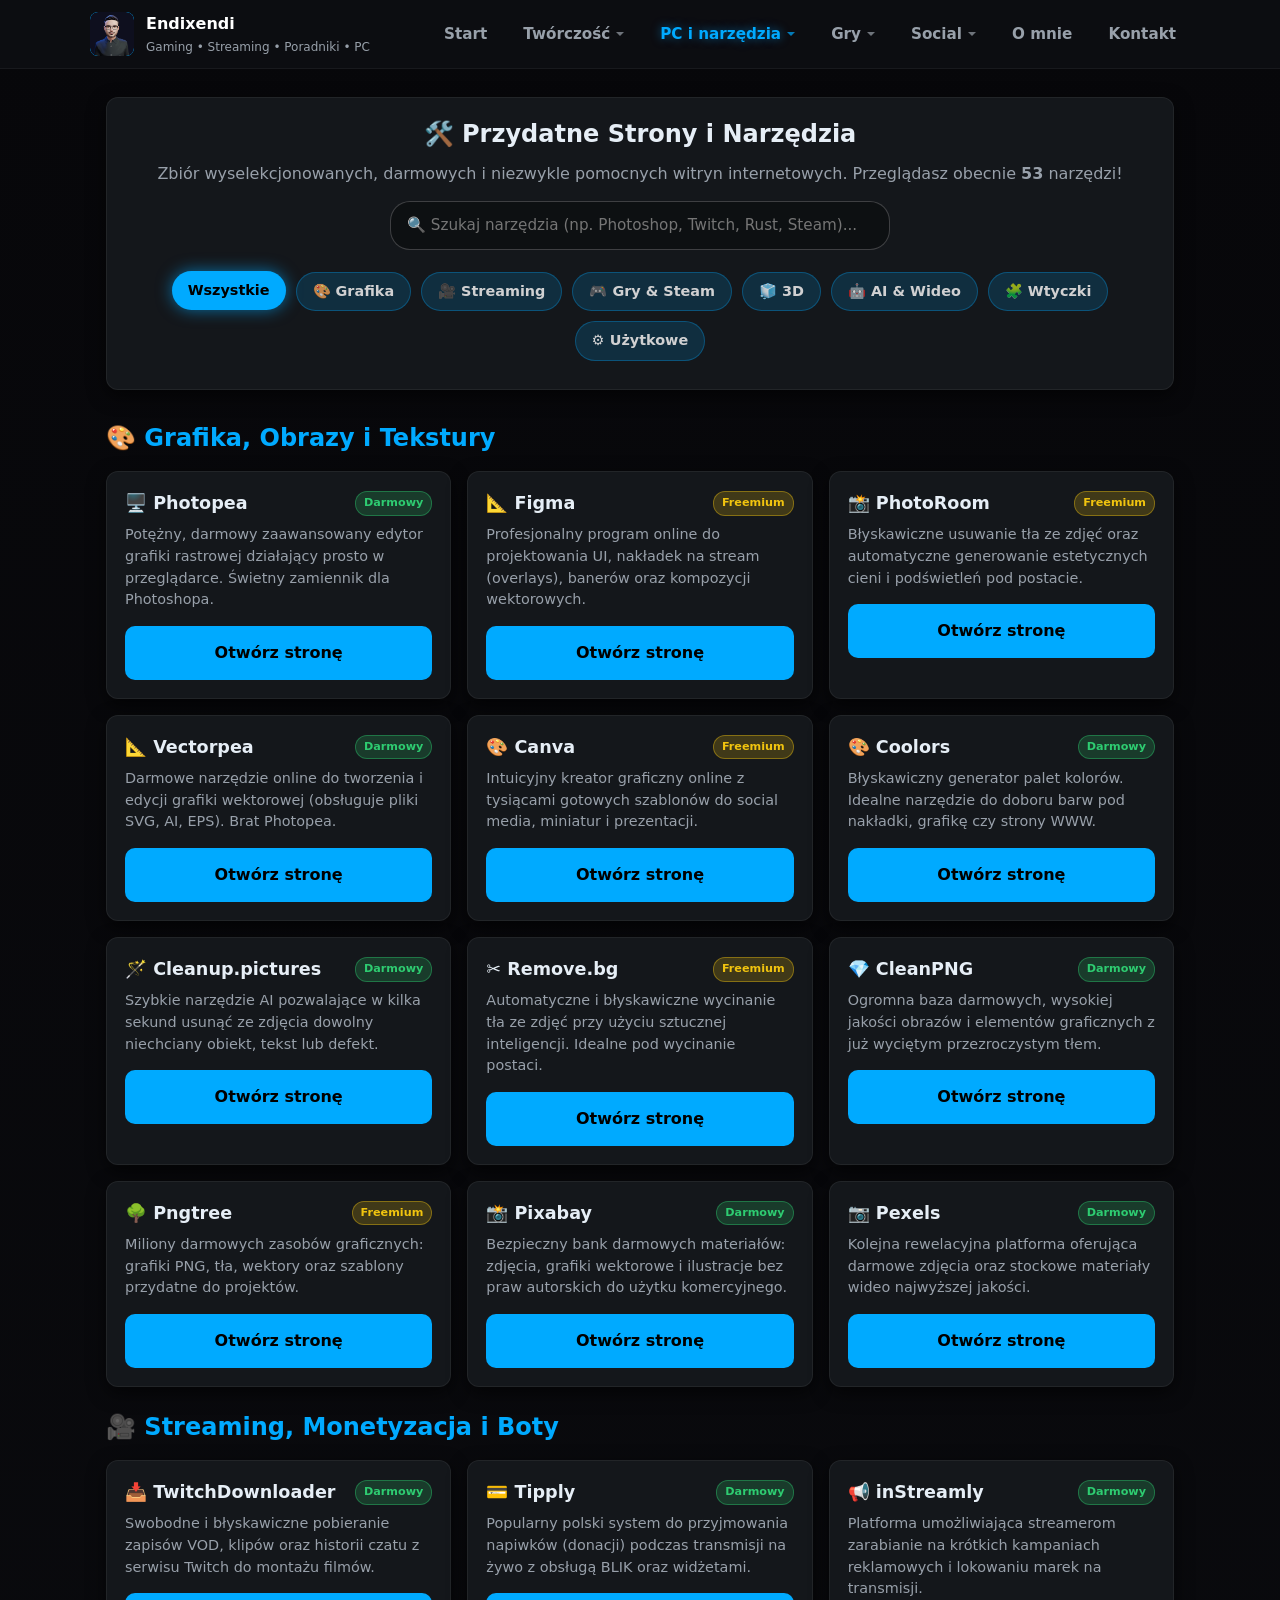
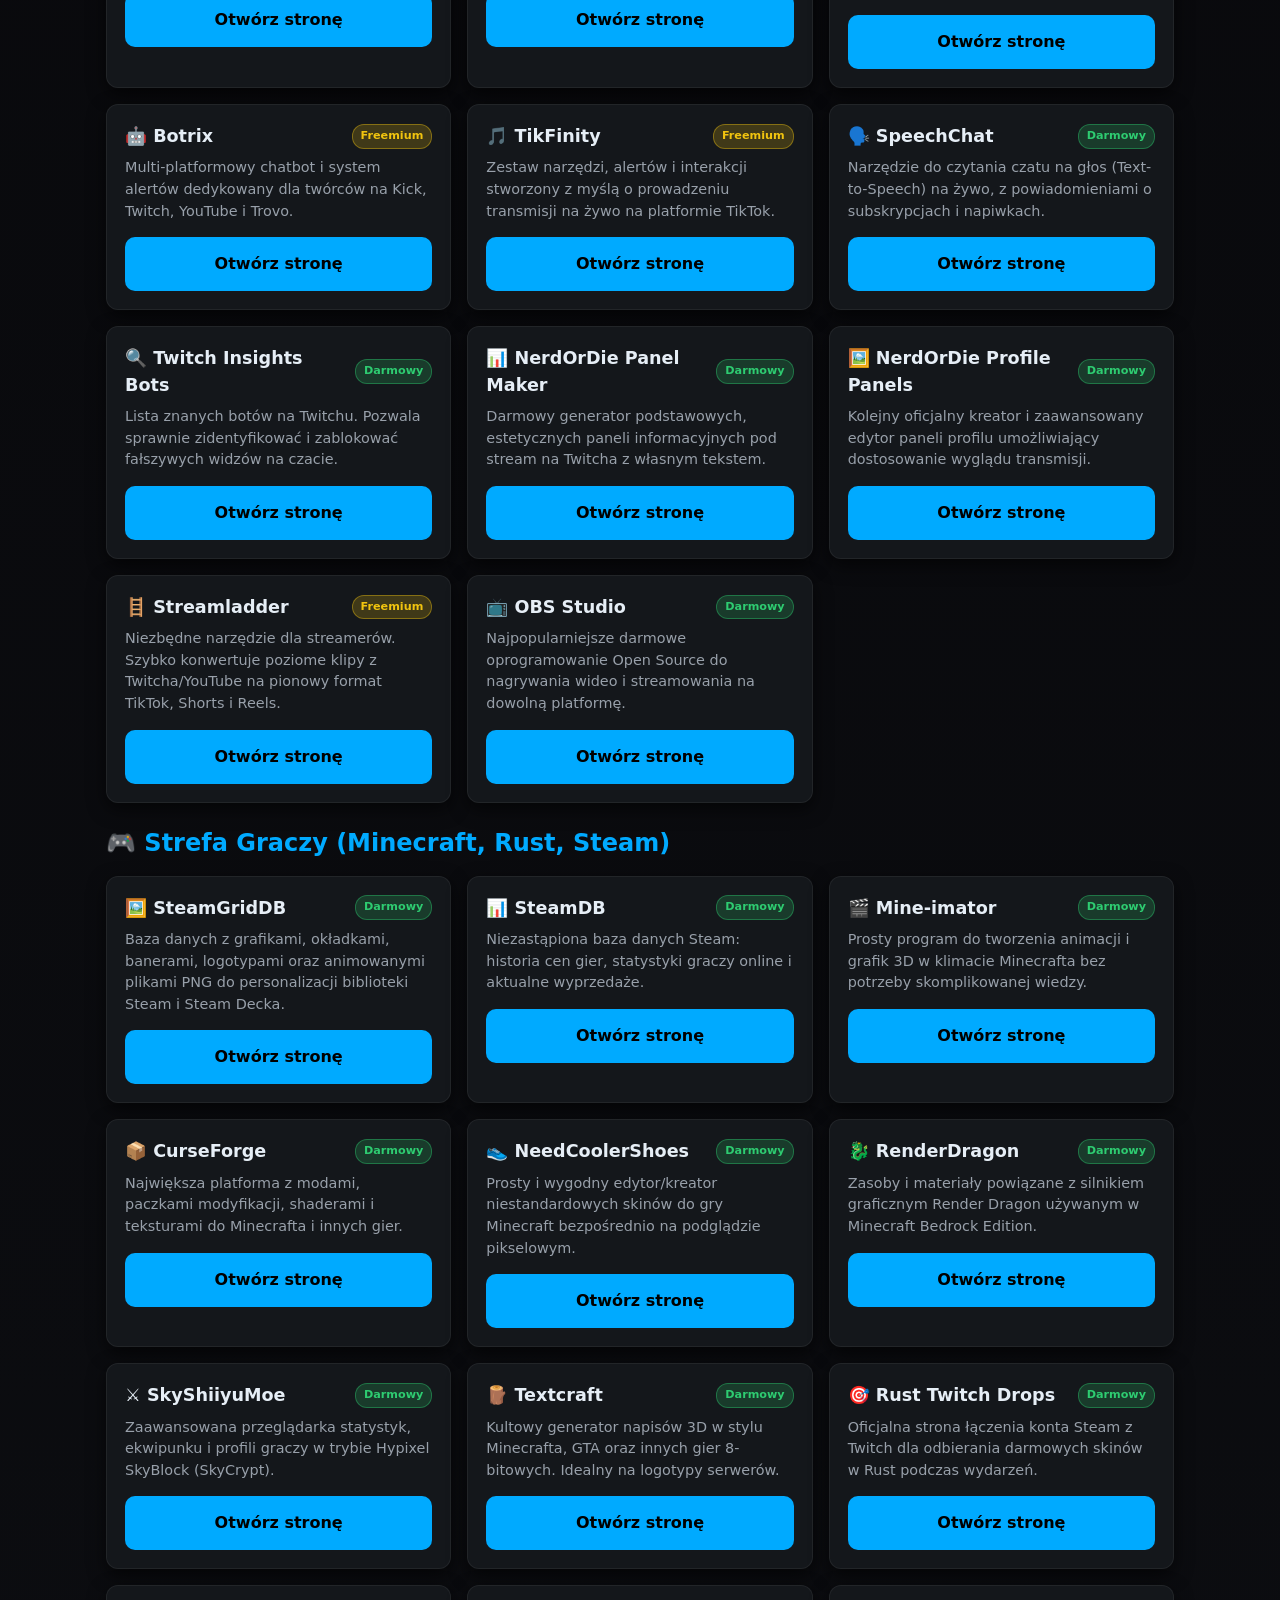
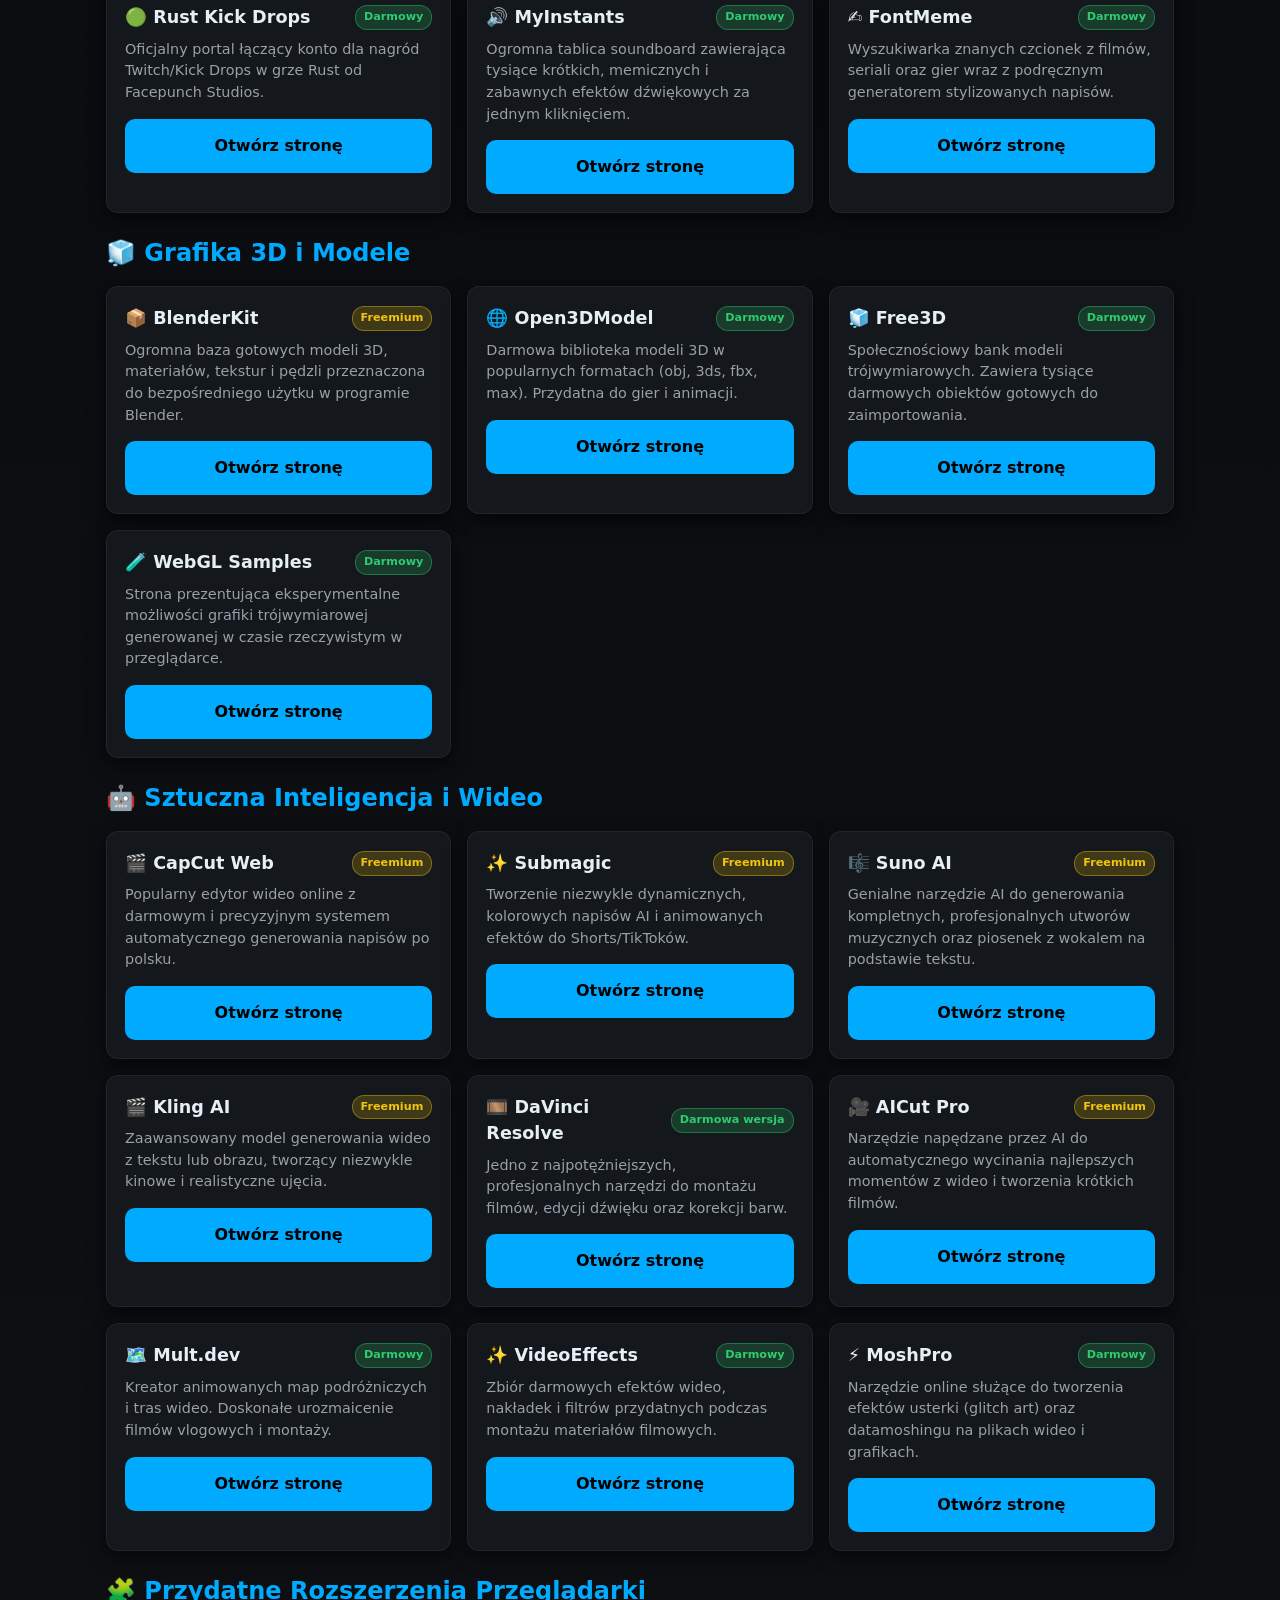
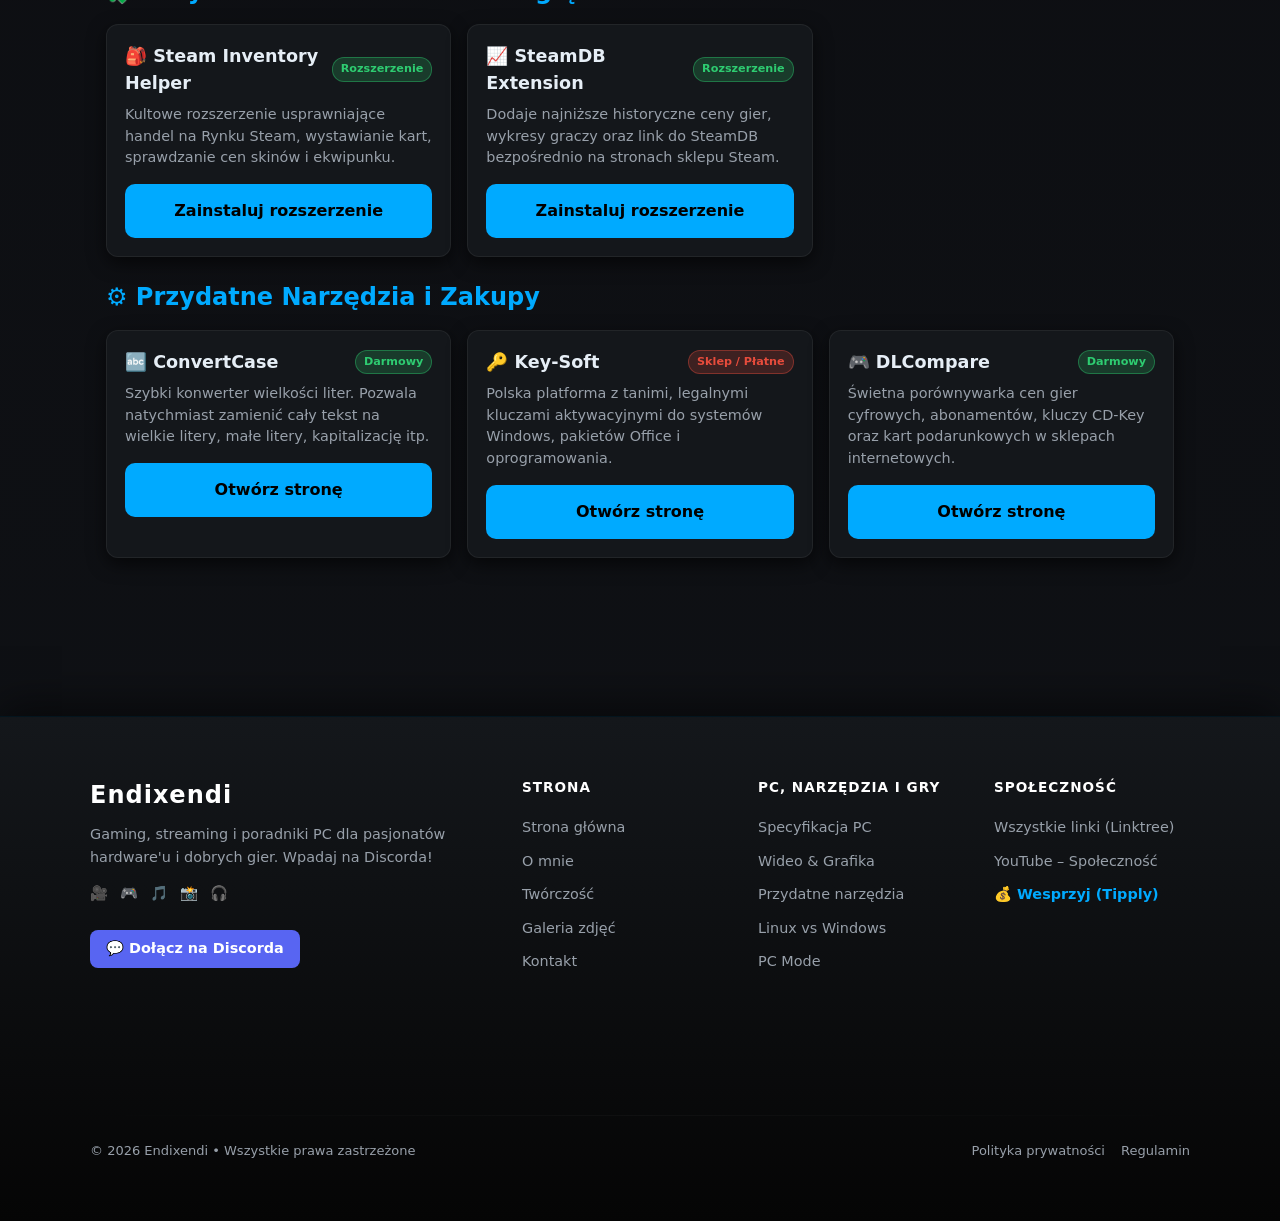
<file: tools-all.html>
<!DOCTYPE html>
<html lang="pl">
<head>
    <meta charset="UTF-8">
    <meta name="viewport" content="width=device-width, initial-scale=1.0">
    <meta name="description" content="Przydatne narzędzia i strony internetowe polecane przez Endixendi — grafika, audio, wideo, 3D, gaming i streaming w jednym miejscu.">
    <title>Przydatne Strony — Endixendi</title>

    <link rel="stylesheet" href="assets/css/style.css">
    <link rel="stylesheet" href="assets/css/tools.css">	
    <link rel="icon" href="assets/images/logo-kolo.png" type="image/png">
    <noscript><style>#loader { display: none; }</style></noscript>
</head>
<body id="top">

    <div id="loader">
        <img src="assets/images/logo-kolo.png" alt="Loading..." class="loader-logo">
    </div>

    <div id="menu-placeholder"></div>

    <main id="home">
	
        <!-- Sekcja Hero / Nagłówek -->
        <section class="tools-hero-section text-center">
            <div class="card">
                <h1>🛠️ Przydatne Strony i Narzędzia</h1>
                <p class="lead tools-hero-lead">
                    Zbiór wyselekcjonowanych, darmowych i niezwykle pomocnych witryn internetowych. Przeglądasz obecnie <strong id="tools-counter">0</strong> narzędzi!
                </p>
                
                <!-- Wyszukiwarka -->
                <div class="tools-search-box mt-15">
                    <input type="text" 
                           id="tool-search-input" 
                           class="search-input" 
                           placeholder="🔍 Szukaj narzędzia (np. Photoshop, Twitch, Rust, Steam)..." 
                           aria-label="Wyszukaj narzędzie" 
                           oninput="filterTools()">
                </div>

                <!-- Przyciski szybkiego filtrowania kategorii -->
                <div class="category-filter-buttons mt-15">
                    <button class="btn btn-secondary filter-btn active" onclick="filterCategory('all', this)">Wszystkie</button>
                    <button class="btn btn-secondary filter-btn" onclick="filterCategory('cat-graphics', this)">🎨 Grafika</button>
                    <button class="btn btn-secondary filter-btn" onclick="filterCategory('cat-streaming', this)">🎥 Streaming</button>
                    <button class="btn btn-secondary filter-btn" onclick="filterCategory('cat-games', this)">🎮 Gry & Steam</button>
                    <button class="btn btn-secondary filter-btn" onclick="filterCategory('cat-3d', this)">🧊 3D</button>
                    <button class="btn btn-secondary filter-btn" onclick="filterCategory('cat-ai', this)">🤖 AI & Wideo</button>
                    <button class="btn btn-secondary filter-btn" onclick="filterCategory('cat-extensions', this)">🧩 Wtyczki</button>
                    <button class="btn btn-secondary filter-btn" onclick="filterCategory('cat-utility', this)">⚙️ Użytkowe</button>
                </div>

                <button id="toggle-effects-btn" class="btn btn-secondary tools-toggle-btn mt-15" onclick="toggleEffects()">
                    ✨ Włącz/Wyłącz efekty sezonowe
                </button>
            </div>
        </section>

		<!-- Komunikat o braku wyników wyszukiwania -->
		<div id="no-results" class="text-center mt-22">
			<div class="card">
				<p class="lead mb-0">❌ Nie znaleziono żadnego narzędzia pasującego do wyszukiwania.</p>
			</div>
		</div>

        <!-- Kategoria 1: Grafika -->
        <section class="mt-22 tool-category" id="cat-graphics">
            <h2 class="tools-section-title">🎨 Grafika, Obrazy i Tekstury</h2>
            <div class="card-container tools-grid">
                
                <div class="card tool-card">
                    <div class="tool-card-header">
                        <h3>🖥️ Photopea</h3>
                        <span class="badge badge-free">Darmowy</span>
                    </div>
                    <p class="muted tool-card-desc">Potężny, darmowy zaawansowany edytor grafiki rastrowej działający prosto w przeglądarce. Świetny zamiennik dla Photoshopa.</p>
                    <a href="https://www.photopea.com/" target="_blank" rel="noopener" class="btn btn-full-width">Otwórz stronę</a>
                </div>

                <div class="card tool-card">
                    <div class="tool-card-header">
                        <h3>📐 Figma</h3>
                        <span class="badge badge-freemium">Freemium</span>
                    </div>
                    <p class="muted tool-card-desc">Profesjonalny program online do projektowania UI, nakładek na stream (overlays), banerów oraz kompozycji wektorowych.</p>
                    <a href="https://www.figma.com/" target="_blank" rel="noopener" class="btn btn-full-width">Otwórz stronę</a>
                </div>

                <div class="card tool-card">
                    <div class="tool-card-header">
                        <h3>📸 PhotoRoom</h3>
                        <span class="badge badge-freemium">Freemium</span>
                    </div>
                    <p class="muted tool-card-desc">Błyskawiczne usuwanie tła ze zdjęć oraz automatyczne generowanie estetycznych cieni i podświetleń pod postacie.</p>
                    <a href="https://www.photoroom.com/pl" target="_blank" rel="noopener" class="btn btn-full-width">Otwórz stronę</a>
                </div>

                <div class="card tool-card">
                    <div class="tool-card-header">
                        <h3>📐 Vectorpea</h3>
                        <span class="badge badge-free">Darmowy</span>
                    </div>
                    <p class="muted tool-card-desc">Darmowe narzędzie online do tworzenia i edycji grafiki wektorowej (obsługuje pliki SVG, AI, EPS). Brat Photopea.</p>
                    <a href="https://www.vectorpea.com/" target="_blank" rel="noopener" class="btn btn-full-width">Otwórz stronę</a>
                </div>

                <div class="card tool-card">
                    <div class="tool-card-header">
                        <h3>🎨 Canva</h3>
                        <span class="badge badge-freemium">Freemium</span>
                    </div>
                    <p class="muted tool-card-desc">Intuicyjny kreator graficzny online z tysiącami gotowych szablonów do social media, miniatur i prezentacji.</p>
                    <a href="https://www.canva.com/pl_pl/" target="_blank" rel="noopener" class="btn btn-full-width">Otwórz stronę</a>
                </div>

                <div class="card tool-card">
                    <div class="tool-card-header">
                        <h3>🎨 Coolors</h3>
                        <span class="badge badge-free">Darmowy</span>
                    </div>
                    <p class="muted tool-card-desc">Błyskawiczny generator palet kolorów. Idealne narzędzie do doboru barw pod nakładki, grafikę czy strony WWW.</p>
                    <a href="https://coolors.co/" target="_blank" rel="noopener" class="btn btn-full-width">Otwórz stronę</a>
                </div>

                <div class="card tool-card">
                    <div class="tool-card-header">
                        <h3>🪄 Cleanup.pictures</h3>
                        <span class="badge badge-free">Darmowy</span>
                    </div>
                    <p class="muted tool-card-desc">Szybkie narzędzie AI pozwalające w kilka sekund usunąć ze zdjęcia dowolny niechciany obiekt, tekst lub defekt.</p>
                    <a href="https://cleanup.pictures/" target="_blank" rel="noopener" class="btn btn-full-width">Otwórz stronę</a>
                </div>

                <div class="card tool-card">
                    <div class="tool-card-header">
                        <h3>✂️ Remove.bg</h3>
                        <span class="badge badge-freemium">Freemium</span>
                    </div>
                    <p class="muted tool-card-desc">Automatyczne i błyskawiczne wycinanie tła ze zdjęć przy użyciu sztucznej inteligencji. Idealne pod wycinanie postaci.</p>
                    <a href="https://www.remove.bg/pl" target="_blank" rel="noopener" class="btn btn-full-width">Otwórz stronę</a>
                </div>

                <div class="card tool-card">
                    <div class="tool-card-header">
                        <h3>💎 CleanPNG</h3>
                        <span class="badge badge-free">Darmowy</span>
                    </div>
                    <p class="muted tool-card-desc">Ogromna baza darmowych, wysokiej jakości obrazów i elementów graficznych z już wyciętym przezroczystym tłem.</p>
                    <a href="https://www.cleanpng.com/" target="_blank" rel="noopener" class="btn btn-full-width">Otwórz stronę</a>
                </div>

                <div class="card tool-card">
                    <div class="tool-card-header">
                        <h3>🌳 Pngtree</h3>
                        <span class="badge badge-freemium">Freemium</span>
                    </div>
                    <p class="muted tool-card-desc">Miliony darmowych zasobów graficznych: grafiki PNG, tła, wektory oraz szablony przydatne do projektów.</p>
                    <a href="https://pngtree.com/" target="_blank" rel="noopener" class="btn btn-full-width">Otwórz stronę</a>
                </div>

                <div class="card tool-card">
                    <div class="tool-card-header">
                        <h3>📸 Pixabay</h3>
                        <span class="badge badge-free">Darmowy</span>
                    </div>
                    <p class="muted tool-card-desc">Bezpieczny bank darmowych materiałów: zdjęcia, grafiki wektorowe i ilustracje bez praw autorskich do użytku komercyjnego.</p>
                    <a href="https://pixabay.com/pl/" target="_blank" rel="noopener" class="btn btn-full-width">Otwórz stronę</a>
                </div>

                <div class="card tool-card">
                    <div class="tool-card-header">
                        <h3>📷 Pexels</h3>
                        <span class="badge badge-free">Darmowy</span>
                    </div>
                    <p class="muted tool-card-desc">Kolejna rewelacyjna platforma oferująca darmowe zdjęcia oraz stockowe materiały wideo najwyższej jakości.</p>
                    <a href="https://www.pexels.com/pl-pl/" target="_blank" rel="noopener" class="btn btn-full-width">Otwórz stronę</a>
                </div>

            </div>
        </section>

        <!-- Kategoria 2: Streaming & Boty -->
        <section class="mt-22 tool-category" id="cat-streaming">
            <h2 class="tools-section-title">🎥 Streaming, Monetyzacja i Boty</h2>
            <div class="card-container tools-grid">

                <div class="card tool-card">
                    <div class="tool-card-header">
                        <h3>📥 TwitchDownloader</h3>
                        <span class="badge badge-free">Darmowy</span>
                    </div>
                    <p class="muted tool-card-desc">Swobodne i błyskawiczne pobieranie zapisów VOD, klipów oraz historii czatu z serwisu Twitch do montażu filmów.</p>
                    <a href="https://github.com/lay295/TwitchDownloader" target="_blank" rel="noopener" class="btn btn-full-width">Otwórz stronę</a>
                </div>

                <div class="card tool-card">
                    <div class="tool-card-header">
                        <h3>💳 Tipply</h3>
                        <span class="badge badge-free">Darmowy</span>
                    </div>
                    <p class="muted tool-card-desc">Popularny polski system do przyjmowania napiwków (donacji) podczas transmisji na żywo z obsługą BLIK oraz widżetami.</p>
                    <a href="https://tipply.pl/" target="_blank" rel="noopener" class="btn btn-full-width">Otwórz stronę</a>
                </div>

                <div class="card tool-card">
                    <div class="tool-card-header">
                        <h3>📢 inStreamly</h3>
                        <span class="badge badge-free">Darmowy</span>
                    </div>
                    <p class="muted tool-card-desc">Platforma umożliwiająca streamerom zarabianie na krótkich kampaniach reklamowych i lokowaniu marek na transmisji.</p>
                    <a href="https://streamer.instreamly.com/pl" target="_blank" rel="noopener" class="btn btn-full-width">Otwórz stronę</a>
                </div>

                <div class="card tool-card">
                    <div class="tool-card-header">
                        <h3>🤖 Botrix</h3>
                        <span class="badge badge-freemium">Freemium</span>
                    </div>
                    <p class="muted tool-card-desc">Multi-platformowy chatbot i system alertów dedykowany dla twórców na Kick, Twitch, YouTube i Trovo.</p>
                    <a href="https://botrix.live/entrar" target="_blank" rel="noopener" class="btn btn-full-width">Otwórz stronę</a>
                </div>

                <div class="card tool-card">
                    <div class="tool-card-header">
                        <h3>🎵 TikFinity</h3>
                        <span class="badge badge-freemium">Freemium</span>
                    </div>
                    <p class="muted tool-card-desc">Zestaw narzędzi, alertów i interakcji stworzony z myślą o prowadzeniu transmisji na żywo na platformie TikTok.</p>
                    <a href="https://tikfinity.zerody.one/" target="_blank" rel="noopener" class="btn btn-full-width">Otwórz stronę</a>
                </div>

                <div class="card tool-card">
                    <div class="tool-card-header">
                        <h3>🗣️ SpeechChat</h3>
                        <span class="badge badge-free">Darmowy</span>
                    </div>
                    <p class="muted tool-card-desc">Narzędzie do czytania czatu na głos (Text-to-Speech) na żywo, z powiadomieniami o subskrypcjach i napiwkach.</p>
                    <a href="https://www.speechchat.com/" target="_blank" rel="noopener" class="btn btn-full-width">Otwórz stronę</a>
                </div>

                <div class="card tool-card">
                    <div class="tool-card-header">
                        <h3>🔍 Twitch Insights Bots</h3>
                        <span class="badge badge-free">Darmowy</span>
                    </div>
                    <p class="muted tool-card-desc">Lista znanych botów na Twitchu. Pozwala sprawnie zidentyfikować i zablokować fałszywych widzów na czacie.</p>
                    <a href="https://twitchinsights.net/bots" target="_blank" rel="noopener" class="btn btn-full-width">Otwórz stronę</a>
                </div>

                <div class="card tool-card">
                    <div class="tool-card-header">
                        <h3>📊 NerdOrDie Panel Maker</h3>
                        <span class="badge badge-free">Darmowy</span>
                    </div>
                    <p class="muted tool-card-desc">Darmowy generator podstawowych, estetycznych paneli informacyjnych pod stream na Twitcha z własnym tekstem.</p>
                    <a href="https://nerdordie.com/resources/customizable-twitch-panels/#panel-maker" target="_blank" rel="noopener" class="btn btn-full-width">Otwórz stronę</a>
                </div>

                <div class="card tool-card">
                    <div class="tool-card-header">
                        <h3>🖼️ NerdOrDie Profile Panels</h3>
                        <span class="badge badge-free">Darmowy</span>
                    </div>
                    <p class="muted tool-card-desc">Kolejny oficjalny kreator i zaawansowany edytor paneli profilu umożliwiający dostosowanie wyglądu transmisji.</p>
                    <a href="https://maker.nerdordie.com/profile-panels" target="_blank" rel="noopener" class="btn btn-full-width">Otwórz stronę</a>
                </div>

                <div class="card tool-card">
                    <div class="tool-card-header">
                        <h3>🪜 Streamladder</h3>
                        <span class="badge badge-freemium">Freemium</span>
                    </div>
                    <p class="muted tool-card-desc">Niezbędne narzędzie dla streamerów. Szybko konwertuje poziome klipy z Twitcha/YouTube na pionowy format TikTok, Shorts i Reels.</p>
                    <a href="https://app.streamladder.com/" target="_blank" rel="noopener" class="btn btn-full-width">Otwórz stronę</a>
                </div>

                <div class="card tool-card">
                    <div class="tool-card-header">
                        <h3>📺 OBS Studio</h3>
                        <span class="badge badge-free">Darmowy</span>
                    </div>
                    <p class="muted tool-card-desc">Najpopularniejsze darmowe oprogramowanie Open Source do nagrywania wideo i streamowania na dowolną platformę.</p>
                    <a href="https://obsproject.com/pl" target="_blank" rel="noopener" class="btn btn-full-width">Otwórz stronę</a>
                </div>

            </div>
        </section>

        <!-- Kategoria 3: Strefa Gier (Minecraft, Rust, Steam) -->
        <section class="mt-22 tool-category" id="cat-games">
            <h2 class="tools-section-title">🎮 Strefa Graczy (Minecraft, Rust, Steam)</h2>
            <div class="card-container tools-grid">

				<div class="card tool-card">
                    <div class="tool-card-header">
                        <h3>🖼️ SteamGridDB</h3>
                        <span class="badge badge-free">Darmowy</span>
                    </div>
                    <p class="muted tool-card-desc">Baza danych z grafikami, okładkami, banerami, logotypami oraz animowanymi plikami PNG do personalizacji biblioteki Steam i Steam Decka.</p>
                    <a href="https://www.steamgriddb.com/" target="_blank" rel="noopener" class="btn btn-full-width">Otwórz stronę</a>
                </div>

                <div class="card tool-card">
                    <div class="tool-card-header">
                        <h3>📊 SteamDB</h3>
                        <span class="badge badge-free">Darmowy</span>
                    </div>
                    <p class="muted tool-card-desc">Niezastąpiona baza danych Steam: historia cen gier, statystyki graczy online i aktualne wyprzedaże.</p>
                    <a href="https://steamdb.info/" target="_blank" rel="noopener" class="btn btn-full-width">Otwórz stronę</a>
                </div>

                <div class="card tool-card">
                    <div class="tool-card-header">
                        <h3>🎬 Mine-imator</h3>
                        <span class="badge badge-free">Darmowy</span>
                    </div>
                    <p class="muted tool-card-desc">Prosty program do tworzenia animacji i grafik 3D w klimacie Minecrafta bez potrzeby skomplikowanej wiedzy.</p>
                    <a href="https://www.mineimator.com/" target="_blank" rel="noopener" class="btn btn-full-width">Otwórz stronę</a>
                </div>

                <div class="card tool-card">
                    <div class="tool-card-header">
                        <h3>📦 CurseForge</h3>
                        <span class="badge badge-free">Darmowy</span>
                    </div>
                    <p class="muted tool-card-desc">Największa platforma z modami, paczkami modyfikacji, shaderami i teksturami do Minecrafta i innych gier.</p>
                    <a href="https://www.curseforge.com/minecraft" target="_blank" rel="noopener" class="btn btn-full-width">Otwórz stronę</a>
                </div>

                <div class="card tool-card">
                    <div class="tool-card-header">
                        <h3>👟 NeedCoolerShoes</h3>
                        <span class="badge badge-free">Darmowy</span>
                    </div>
                    <p class="muted tool-card-desc">Prosty i wygodny edytor/kreator niestandardowych skinów do gry Minecraft bezpośrednio na podglądzie pikselowym.</p>
                    <a href="https://needcoolershoes.com/" target="_blank" rel="noopener" class="btn btn-full-width">Otwórz stronę</a>
                </div>

                <div class="card tool-card">
                    <div class="tool-card-header">
                        <h3>🐉 RenderDragon</h3>
                        <span class="badge badge-free">Darmowy</span>
                    </div>
                    <p class="muted tool-card-desc">Zasoby i materiały powiązane z silnikiem graficznym Render Dragon używanym w Minecraft Bedrock Edition.</p>
                    <a href="https://renderdragon.org/" target="_blank" rel="noopener" class="btn btn-full-width">Otwórz stronę</a>
                </div>

                <div class="card tool-card">
                    <div class="tool-card-header">
                        <h3>⚔️ SkyShiiyuMoe</h3>
                        <span class="badge badge-free">Darmowy</span>
                    </div>
                    <p class="muted tool-card-desc">Zaawansowana przeglądarka statystyk, ekwipunku i profili graczy w trybie Hypixel SkyBlock (SkyCrypt).</p>
                    <a href="https://sky.shiiyu.moe/" target="_blank" rel="noopener" class="btn btn-full-width">Otwórz stronę</a>
                </div>

                <div class="card tool-card">
                    <div class="tool-card-header">
                        <h3>🪵 Textcraft</h3>
                        <span class="badge badge-free">Darmowy</span>
                    </div>
                    <p class="muted tool-card-desc">Kultowy generator napisów 3D w stylu Minecrafta, GTA oraz innych gier 8-bitowych. Idealny na logotypy serwerów.</p>
                    <a href="https://textcraft.net/" target="_blank" rel="noopener" class="btn btn-full-width">Otwórz stronę</a>
                </div>

                <div class="card tool-card">
                    <div class="tool-card-header">
                        <h3>🎯 Rust Twitch Drops</h3>
                        <span class="badge badge-free">Darmowy</span>
                    </div>
                    <p class="muted tool-card-desc">Oficjalna strona łączenia konta Steam z Twitch dla odbierania darmowych skinów w Rust podczas wydarzeń.</p>
                    <a href="https://twitch.facepunch.com/" target="_blank" rel="noopener" class="btn btn-full-width">Otwórz stronę</a>
                </div>

                <div class="card tool-card">
                    <div class="tool-card-header">
                        <h3>🟢 Rust Kick Drops</h3>
                        <span class="badge badge-free">Darmowy</span>
                    </div>
                    <p class="muted tool-card-desc">Oficjalny portal łączący konto dla nagród Twitch/Kick Drops w grze Rust od Facepunch Studios.</p>
                    <a href="https://kick.facepunch.com/" target="_blank" rel="noopener" class="btn btn-full-width">Otwórz stronę</a>
                </div>

                <div class="card tool-card">
                    <div class="tool-card-header">
                        <h3>🔊 MyInstants</h3>
                        <span class="badge badge-free">Darmowy</span>
                    </div>
                    <p class="muted tool-card-desc">Ogromna tablica soundboard zawierająca tysiące krótkich, memicznych i zabawnych efektów dźwiękowych za jednym kliknięciem.</p>
                    <a href="https://www.myinstants.com/en/index/pl/" target="_blank" rel="noopener" class="btn btn-full-width">Otwórz stronę</a>
                </div>

                <div class="card tool-card">
                    <div class="tool-card-header">
                        <h3>✍️ FontMeme</h3>
                        <span class="badge badge-free">Darmowy</span>
                    </div>
                    <p class="muted tool-card-desc">Wyszukiwarka znanych czcionek z filmów, seriali oraz gier wraz z podręcznym generatorem stylizowanych napisów.</p>
                    <a href="https://fontmeme.com/" target="_blank" rel="noopener" class="btn btn-full-width">Otwórz stronę</a>
                </div>

            </div>
        </section>

        <!-- Kategoria 4: 3D -->
        <section class="mt-22 tool-category" id="cat-3d">
            <h2 class="tools-section-title">🧊 Grafika 3D i Modele</h2>
            <div class="card-container tools-grid">

                <div class="card tool-card">
                    <div class="tool-card-header">
                        <h3>📦 BlenderKit</h3>
                        <span class="badge badge-freemium">Freemium</span>
                    </div>
                    <p class="muted tool-card-desc">Ogromna baza gotowych modeli 3D, materiałów, tekstur i pędzli przeznaczona do bezpośredniego użytku w programie Blender.</p>
                    <a href="https://www.blenderkit.com/" target="_blank" rel="noopener" class="btn btn-full-width">Otwórz stronę</a>
                </div>

                <div class="card tool-card">
                    <div class="tool-card-header">
                        <h3>🌐 Open3DModel</h3>
                        <span class="badge badge-free">Darmowy</span>
                    </div>
                    <p class="muted tool-card-desc">Darmowa biblioteka modeli 3D w popularnych formatach (obj, 3ds, fbx, max). Przydatna do gier i animacji.</p>
                    <a href="https://open3dmodel.com/pl/" target="_blank" rel="noopener" class="btn btn-full-width">Otwórz stronę</a>
                </div>

                <div class="card tool-card">
                    <div class="tool-card-header">
                        <h3>🧊 Free3D</h3>
                        <span class="badge badge-free">Darmowy</span>
                    </div>
                    <p class="muted tool-card-desc">Społecznościowy bank modeli trójwymiarowych. Zawiera tysiące darmowych obiektów gotowych do zaimportowania.</p>
                    <a href="https://free3d.com/pl/" target="_blank" rel="noopener" class="btn btn-full-width">Otwórz stronę</a>
                </div>

                <div class="card tool-card">
                    <div class="tool-card-header">
                        <h3>🧪 WebGL Samples</h3>
                        <span class="badge badge-free">Darmowy</span>
                    </div>
                    <p class="muted tool-card-desc">Strona prezentująca eksperymentalne możliwości grafiki trójwymiarowej generowanej w czasie rzeczywistym w przeglądarce.</p>
                    <a href="https://webglsamples.org/" target="_blank" rel="noopener" class="btn btn-full-width">Otwórz stronę</a>
                </div>

            </div>
        </section>

        <!-- Kategoria 5: AI & Wideo -->
        <section class="mt-22 tool-category" id="cat-ai">
            <h2 class="tools-section-title">🤖 Sztuczna Inteligencja i Wideo</h2>
            <div class="card-container tools-grid">

                <div class="card tool-card">
                    <div class="tool-card-header">
                        <h3>🎬 CapCut Web</h3>
                        <span class="badge badge-freemium">Freemium</span>
                    </div>
                    <p class="muted tool-card-desc">Popularny edytor wideo online z darmowym i precyzyjnym systemem automatycznego generowania napisów po polsku.</p>
                    <a href="https://www.capcut.com/" target="_blank" rel="noopener" class="btn btn-full-width">Otwórz stronę</a>
                </div>

                <div class="card tool-card">
                    <div class="tool-card-header">
                        <h3>✨ Submagic</h3>
                        <span class="badge badge-freemium">Freemium</span>
                    </div>
                    <p class="muted tool-card-desc">Tworzenie niezwykle dynamicznych, kolorowych napisów AI i animowanych efektów do Shorts/TikToków.</p>
                    <a href="https://www.submagic.co/" target="_blank" rel="noopener" class="btn btn-full-width">Otwórz stronę</a>
                </div>

                <div class="card tool-card">
                    <div class="tool-card-header">
                        <h3>🎼 Suno AI</h3>
                        <span class="badge badge-freemium">Freemium</span>
                    </div>
                    <p class="muted tool-card-desc">Genialne narzędzie AI do generowania kompletnych, profesjonalnych utworów muzycznych oraz piosenek z wokalem na podstawie tekstu.</p>
                    <a href="https://suno.com/" target="_blank" rel="noopener" class="btn btn-full-width">Otwórz stronę</a>
                </div>

                <div class="card tool-card">
                    <div class="tool-card-header">
                        <h3>🎬 Kling AI</h3>
                        <span class="badge badge-freemium">Freemium</span>
                    </div>
                    <p class="muted tool-card-desc">Zaawansowany model generowania wideo z tekstu lub obrazu, tworzący niezwykle kinowe i realistyczne ujęcia.</p>
                    <a href="https://kling.ai/" target="_blank" rel="noopener" class="btn btn-full-width">Otwórz stronę</a>
                </div>

                <div class="card tool-card">
                    <div class="tool-card-header">
                        <h3>🎞️ DaVinci Resolve</h3>
                        <span class="badge badge-free">Darmowa wersja</span>
                    </div>
                    <p class="muted tool-card-desc">Jedno z najpotężniejszych, profesjonalnych narzędzi do montażu filmów, edycji dźwięku oraz korekcji barw.</p>
                    <a href="https://www.blackmagicdesign.com/products/davinciresolve" target="_blank" rel="noopener" class="btn btn-full-width">Otwórz stronę</a>
                </div>

                <div class="card tool-card">
                    <div class="tool-card-header">
                        <h3>🎥 AICut Pro</h3>
                        <span class="badge badge-freemium">Freemium</span>
                    </div>
                    <p class="muted tool-card-desc">Narzędzie napędzane przez AI do automatycznego wycinania najlepszych momentów z wideo i tworzenia krótkich filmów.</p>
                    <a href="https://www.aicut.pro/" target="_blank" rel="noopener" class="btn btn-full-width">Otwórz stronę</a>
                </div>

                <div class="card tool-card">
                    <div class="tool-card-header">
                        <h3>🗺️ Mult.dev</h3>
                        <span class="badge badge-free">Darmowy</span>
                    </div>
                    <p class="muted tool-card-desc">Kreator animowanych map podróżniczych i tras wideo. Doskonałe urozmaicenie filmów vlogowych i montaży.</p>
                    <a href="https://mult.dev/" target="_blank" rel="noopener" class="btn btn-full-width">Otwórz stronę</a>
                </div>

                <div class="card tool-card">
                    <div class="tool-card-header">
                        <h3>✨ VideoEffects</h3>
                        <span class="badge badge-free">Darmowy</span>
                    </div>
                    <p class="muted tool-card-desc">Zbiór darmowych efektów wideo, nakładek i filtrów przydatnych podczas montażu materiałów filmowych.</p>
                    <a href="https://videoeffects.com/" target="_blank" rel="noopener" class="btn btn-full-width">Otwórz stronę</a>
                </div>

                <div class="card tool-card">
                    <div class="tool-card-header">
                        <h3>⚡ MoshPro</h3>
                        <span class="badge badge-free">Darmowy</span>
                    </div>
                    <p class="muted tool-card-desc">Narzędzie online służące do tworzenia efektów usterki (glitch art) oraz datamoshingu na plikach wideo i grafikach.</p>
                    <a href="https://moshpro.app/" target="_blank" rel="noopener" class="btn btn-full-width">Otwórz stronę</a>
                </div>

            </div>
        </section>

        <!-- Kategoria 6: Wtyczki Przeglądarki -->
        <section class="mt-22 tool-category" id="cat-extensions">
            <h2 class="tools-section-title">🧩 Przydatne Rozszerzenia Przeglądarki</h2>
            <div class="card-container tools-grid">

                <div class="card tool-card">
                    <div class="tool-card-header">
                        <h3>🎒 Steam Inventory Helper</h3>
                        <span class="badge badge-free">Rozszerzenie</span>
                    </div>
                    <p class="muted tool-card-desc">Kultowe rozszerzenie usprawniające handel na Rynku Steam, wystawianie kart, sprawdzanie cen skinów i ekwipunku.</p>
                    <a href="https://chromewebstore.google.com/detail/steam-inventory-helper/cmeakgjggjdlcpncigglobpjbkabhmjl?hl=pl" target="_blank" rel="noopener" class="btn btn-full-width">Zainstaluj rozszerzenie</a>
                </div>

                <div class="card tool-card">
                    <div class="tool-card-header">
                        <h3>📈 SteamDB Extension</h3>
                        <span class="badge badge-free">Rozszerzenie</span>
                    </div>
                    <p class="muted tool-card-desc">Dodaje najniższe historyczne ceny gier, wykresy graczy oraz link do SteamDB bezpośrednio na stronach sklepu Steam.</p>
                    <a href="https://chromewebstore.google.com/detail/steamdb/kdbmhfkmnlmbkgbabkdealhhbfhlmmon?hl=pl" target="_blank" rel="noopener" class="btn btn-full-width">Zainstaluj rozszerzenie</a>
                </div>

            </div>
        </section>

        <!-- Kategoria 7: Narzędzia Użytkowe i Zakupy -->
        <section class="mt-22 tools-last-section tool-category" id="cat-utility">
            <h2 class="tools-section-title">⚙️ Przydatne Narzędzia i Zakupy</h2>
            <div class="card-container tools-grid">

                <div class="card tool-card">
                    <div class="tool-card-header">
                        <h3>🔤 ConvertCase</h3>
                        <span class="badge badge-free">Darmowy</span>
                    </div>
                    <p class="muted tool-card-desc">Szybki konwerter wielkości liter. Pozwala natychmiast zamienić cały tekst na wielkie litery, małe litery, kapitalizację itp.</p>
                    <a href="https://convertcase.net/pl/" target="_blank" rel="noopener" class="btn btn-full-width">Otwórz stronę</a>
                </div>

                <div class="card tool-card">
                    <div class="tool-card-header">
                        <h3>🔑 Key-Soft</h3>
                        <span class="badge badge-paid">Sklep / Płatne</span>
                    </div>
                    <p class="muted tool-card-desc">Polska platforma z tanimi, legalnymi kluczami aktywacyjnymi do systemów Windows, pakietów Office i oprogramowania.</p>
                    <a href="https://key-soft.pl/" target="_blank" rel="noopener" class="btn btn-full-width">Otwórz stronę</a>
                </div>

                <div class="card tool-card">
                    <div class="tool-card-header">
                        <h3>🎮 DLCompare</h3>
                        <span class="badge badge-free">Darmowy</span>
                    </div>
                    <p class="muted tool-card-desc">Świetna porównywarka cen gier cyfrowych, abonamentów, kluczy CD-Key oraz kart podarunkowych w sklepach internetowych.</p>
                    <a href="https://www.dlcompare.pl/" target="_blank" rel="noopener" class="btn btn-full-width">Otwórz stronę</a>
                </div>

            </div>
        </section>
    </main>

    <!-- Przycisk Powrotu do góry -->
    <button id="back-to-top-btn" class="back-to-top" aria-label="Powrót na górę" onclick="scrollToTop()">⬆️</button>

    <div id="footer-placeholder"></div>

    <!-- Załadowanie zewnętrznych skryptów JS -->
    <script src="assets/js/storage.js"></script>
    <script src="assets/js/script.js"></script>
    <script src="assets/js/tools.js"></script>
</body>
</html>
</file>
<file: assets/css/style.css>
/* ==========================================================================
   Zmienne globalne
   ========================================================================== */

:root {
    --bg: #0f1115;            /* Tło strony  #0f1115*/
    --card: #14171b;          /* Tło kart/sekcji */
    --muted: #98a0aa;         /* Kolor przygaszonego tekstu */
    --accent: #00aaff;        /* Kolor akcentu 1 (np. linki) */
    --accent-2: #00aaff;      /* Kolor akcentu 2 (np. gradienty) #ffcc00;*/
    --border: rgba(255, 255, 255, 0.06); /* Zmienna granicy kart */
    --glass: rgba(255, 255, 255, 0.03); /* Efekt szkła */
    --maxw: 1100px;           /* Maksymalna szerokość kontenera */
    --transition: 0.25s ease;
    --danger: #ff4d6d;        /* Kolor błędu / trafienia / przegranej */
    --warning: #ff9f1c;       /* Kolor ostrzeżenia */
    --on-accent: #000;        /* Kolor tekstu na tle --accent */
    font-family: Inter, system-ui, -apple-system, Arial, sans-serif;
}

* { 
    box-sizing: border-box;   /* Ułatwia kontrolę nad padding/margin */
    margin: 0;
    padding: 0;
}

html {
    scroll-behavior: smooth;
    scroll-padding-top: 90px; 
}

body {
    background: linear-gradient(180deg, #07070a 0%, var(--bg) 100%);
    color: #e6eef6;
    line-height: 1.5;
    min-height: 100vh;
    min-height: 100dvh;
    display: flex;
    flex-direction: column;
    overflow-x: clip;
    color-scheme: dark;
}

img, video, iframe {
    max-width: 100%;
    display: block;
}

button, input, textarea, select {
    font: inherit;
}

a:focus-visible,
button:focus-visible,
input:focus-visible,
select:focus-visible,
textarea:focus-visible {
    outline: 2px solid var(--accent);
    outline-offset: 2px;
}

.hidden {
    display: none !important;
}

.center {
  text-align: center;
}

/* ==========================================================================
   Nagłówek i menu główne (Nowoczesny Glassmorphism & Sticky)
   ========================================================================== */

header {
    position: static;          /* Przewija się razem ze stroną */
    background: rgba(15, 17, 21, 0.75);
    backdrop-filter: blur(12px);
    -webkit-backdrop-filter: blur(12px);
    z-index: 500;
    border-bottom: 1px solid rgba(255, 255, 255, 0.05);
    padding: 12px 20px;
    transition: background var(--transition), border-color var(--transition);
}

.nav {
    max-width: var(--maxw);
    margin: 0 auto;
    display: flex;
    justify-content: space-between; /* brand po lewej, menu po prawej */
    align-items: center;
    gap: 20px;
}

/* Brand (logo + nazwa) */
.brand {
    display: flex;
    gap: 12px;
    align-items: center;
    text-decoration: none; /* Reset dla linku otaczającego brand */
}

.brand .logo {
    width: 44px;
    height: 44px;
    border-radius: 8px;
    overflow: hidden;
    background: linear-gradient(135deg, var(--accent), var(--accent-2));
    display: flex;
    align-items: center;
    justify-content: center;
}

.logo-img {
    width: 100%;
    height: 100%;
    object-fit: cover; /* Obrazek nie zniekształca się */
    border-radius: 8px;
    transition: transform 0.3s ease;
}

.brand:hover .logo-img {
    transform: rotate(12deg) scale(1.05); /* Delikatna mikrointerakcja logo */
}

.brand-name { 
    font-weight: 800; 
    color: #fff;
} 

.brand-subtitle { 
    font-size: 12px; 
    color: var(--muted); 
    margin-top: 2px; 
}

/* Linki w menu głównym */
#main-nav {
    display: flex;
    gap: 8px;
    align-items: center;
}

#main-nav > a, .dropbtn {
    text-decoration: none;
    color: var(--muted);
    font-weight: 600;
    padding: 8px 14px;
    font-size: 0.95rem;
    border-radius: 8px;
    background: transparent;
    border: none;
    cursor: pointer;
    transition: color 0.2s ease, background 0.2s ease;
}

#main-nav > a:hover, .dropdown:hover .dropbtn { 
    color: var(--accent); 
    background: rgba(255, 255, 255, 0.03);
}

/* Wsparcie dla linku aktywnego (wskazywanego przez podstronę) */
#main-nav a.active {
    color: var(--accent);
    background: color-mix(in srgb, var(--accent) 6%, transparent);
}

/* ==========================================================================
   Rozwijane menu (Dropdown z płynną animacją fade-in & slide-up)
   ========================================================================== */

.dropdown { 
    position: relative; 
    display: inline-block; 
}

/* Nowoczesne wyrównanie przycisku menu i przygotowanie pod strzałkę CSS */
.dropbtn {
    display: inline-flex !important;
    align-items: center;
    gap: 6px; /* Idealny, stały odstęp od tekstu */
}

/* Automatyczna strzałka geometryczna */
.dropbtn::after {
    content: "";
    display: inline-block;
    width: 0;
    height: 0;
    border-left: 4px solid transparent;
    border-right: 4px solid transparent;
    border-top: 4px solid currentColor; /* Dynamicznie przyjmuje kolor tekstu menu */
    opacity: 0.7;
    transition: transform var(--transition);
}

/* Obrót strzałki po najechaniu na menu dropdown (Desktop) */
.dropdown:hover .dropbtn::after {
    transform: rotate(180deg);
}

.dropdown-content {
    display: block; 
    pointer-events: auto;
    position: absolute;
    background-color: #14171b; 
    min-width: 200px;
    border-radius: 10px;
    top: calc(100% + 6px);
    right: 0; 
    padding: 6px 0;
    z-index: 600;
    border: 1px solid rgba(255, 255, 255, 0.08);
    box-shadow: 0 10px 30px rgba(0, 0, 0, 0.5);
    
    /* Stan początkowy animacji */
    opacity: 0;
    visibility: hidden;
    transform: translateY(10px);
    transition: opacity 0.2s ease, transform 0.2s ease, visibility 0.2s;
}

/* Aktywacja stanu rozwijanego po najechaniu kursorem */
.dropdown:hover .dropdown-content { 
    opacity: 1;
    visibility: visible;
    transform: translateY(0);
}

.dropdown-content a {
    display: block;
    padding: 10px 16px;
    color: var(--muted);
    text-decoration: none;
    font-weight: 600;
    font-size: 0.9rem;
    transition: all 0.2s ease-in-out;
}

.dropdown-content a:hover {
    background: color-mix(in srgb, var(--accent) 8%, transparent);
    color: #fff;
    padding-left: 20px; /* Eleganckie przesunięcie w prawo podczas hoveru */
}

/* ==========================================================================
   Hamburger (Konfiguracja bazowa pod Mobile)
   ========================================================================== */

.menu-icon {
    display: none;
    font-size: 15px;
    color: #fff;
    cursor: pointer;
    padding: 4px 8px;
    border-radius: 6px;
    transition: background var(--transition);
}

.menu-icon:hover {
    background: rgba(255, 255, 255, 0.05);
}

/* ==========================================================================
   Kontener loadera - przykrywa cały ekran
   ========================================================================== */
#loader {
    position: fixed;
    top: 0;
    left: 0;
    width: 100%;
    height: 100%;
    background-color: #07070a; /* Kolor Twojego tła */
    display: flex;
    justify-content: center;
    align-items: center;
    z-index: 9999; /* Musi być nad wszystkim innym */
    transition: opacity 0.5s ease; /* Płynne znikanie */
}

/* Animacja kręcenia logo */
.loader-logo {
    width: 300px;
    height: 300px;
    animation: spin 3s linear infinite;
    object-fit: contain;
    filter: drop-shadow(0 0 40px rgba(29, 63, 143, 0.9));
}

@keyframes spin {
    from { 
        transform: rotate(0deg); 
    }
    to { 
        transform: rotate(360deg); 
    }
}

/* Klasa do ukrycia loadera przez JS */
.loader-hidden {
    opacity: 0;
    visibility: hidden;      /* zatrzymuje animację i render po zniknięciu */
    pointer-events: none;
    transition: opacity 0.5s ease, visibility 0s linear 0.5s;
}

/* ==========================================================================
   Sekcja main i układy kart
   ========================================================================== */

main {
    max-width: var(--maxw);
    width: 100%;
    margin: 28px auto;
    padding: 0 16px;
    flex: 1 0 auto;
}

.hero {
    display: grid;
    grid-template-columns: 2fr 1fr; /* Lewa większa, prawa mniejsza */
    gap: 24px;
    align-items: start;
}

.hero > .card-container {
    display: grid;
    grid-template-columns: 1fr 1fr; /* Dwie karty w rzędzie */
    gap: 16px;
}

.hero > * {
    display: flex;
    flex-direction: column;
}

.card {
    background: var(--card);
    padding: 18px;
    border-radius: 12px;
    box-shadow: 0 6px 18px rgba(0, 0, 0, 0.6);
    border: 1px solid rgba(255, 255, 255, 0.06);
    transition: transform var(--transition), 
                box-shadow var(--transition), 
                border-color var(--transition);
}

.card:hover {
    transform: translateY(-4px);
    box-shadow: 0 14px 40px rgba(0, 0, 0, 0.75), 
                0 0 20px color-mix(in srgb, var(--accent) 15%, transparent); 
    border-color: var(--accent); 
    opacity: 1;
}

.hero h1 {
    margin: 0 0 8px;
    font-size: 28px;
}

.lead { 
    color: var(--muted); 
    margin-bottom: 12px; 
}

.cta { 
    display: flex; 
    gap: 10px; 
}

/* ==========================================================================
   Przyciski i interakcje UI
   ========================================================================== */

.btn,
a.btn {
    background: linear-gradient(90deg, var(--accent), var(--accent-2));
    border: none;
    padding: 10px 14px;
    border-radius: 10px;
    color: #071017;
    font-weight: 700;
    cursor: pointer;
    display: inline-block;
    text-decoration: none;
    text-align: center;
    transition: transform 0.1s ease, opacity 0.2s ease, box-shadow 0.2s ease;
}

/* Efekt po naciśnięciu (kliknięciu) przycisku */
.btn:active,
a.btn:active,
.ghost:active {
    transform: scale(0.96);
    box-shadow: 0 2px 8px rgba(0, 0, 0, 0.4);
    opacity: 0.9;
}

.btn:hover,
a.btn:hover { 
    opacity: 0.85; 
}

.btn.mt-12,
a.btn.mt-12 { 
    margin-top: 12px; 
}

.ghost {
    background: transparent;
    border: 1px solid rgba(255, 255, 255, 0.06);
    color: var(--muted);
    padding: 10px 14px;
    border-radius: 10px;
    display: inline-block;
    text-decoration: none;
    cursor: pointer;
    transition: transform 0.1s ease, border-color 0.2s ease-in-out, color 0.2s ease-in-out, box-shadow 0.2s ease;
}

.ghost:hover { 
    border-color: var(--accent); 
    color: var(--accent); 
}

/* ==========================================================================
   Tabele, Siatki strukturalne i Wideo
   ========================================================================== */

.grid {
    display: grid;
    grid-template-columns: repeat(2, 1fr);
    gap: 16px;
    margin-top: 18px;
}

.full { 
    grid-column: 1 / -1; 
} 

table.specs {
    width: 100%;
    border-collapse: collapse;
}

table.specs td:first-child {
    width: 230px;
}

table.specs td,
table.specs th {
    padding: 10px;
    border-bottom: 1px solid color-mix(in srgb, var(--accent) 8%, transparent);
    vertical-align: top;
}

.cat {
    background: linear-gradient(90deg, color-mix(in srgb, var(--accent) 15%, transparent), transparent); 
    color: var(--accent); 
    font-weight: 700;
    padding-left: 12px;
    text-transform: uppercase;
    letter-spacing: 0.5px;
    border-radius: 6px;
}

@media screen and (max-width: 700px) {
    table.specs,
    table.specs tbody,
    table.specs tr,
    table.specs td {
        display: block;
        width: 100%;
    }

    table.specs tr {
        margin-bottom: 12px;
        padding-bottom: 10px;
        border-bottom: 1px solid rgba(255, 255, 255, 0.08);
    }

    table.specs tr:last-child {
        margin-bottom: 0;
        padding-bottom: 0;
        border-bottom: none;
    }

    table.specs td:first-child {
        width: 100%;
    }

    table.specs td,
    table.specs th {
        padding: 8px 10px;
        border-bottom: none;
    }

    table.specs td:not(.cat) {
        padding-top: 8px;
        padding-left: 12px;
        color: #eef4fa;
    }
}

.videos {
    display: grid;
    grid-template-columns: repeat(auto-fit, minmax(240px, 1fr));
    gap: 12px;
    margin-top: 20px; 
}

.video iframe {
    width: 100%;
    aspect-ratio: 16 / 9;
    border-radius: 8px;
    border: 0;
}

.video-title {
    margin-top: 8px;
    font-weight: bold;
}

/* ==========================================================================
   Strona 404 - animacja pod kartą
   ========================================================================== */

.cta-center {
    justify-content: center;
}

.not-found-anim {
    padding: 20px 12px 8px;
}

.not-found-beacon {
    position: relative;
    width: 100px;
    height: 100px;
    margin: 0 auto;
	margin-top: 30px;
	margin-bottom: 40px;
    display: flex;
    align-items: center;
    justify-content: center;
}

.not-found-beacon::before,
.not-found-beacon::after {
    content: "";
    position: absolute;
    inset: 0;
    border-radius: 50%;
    border: 2px solid var(--accent);
    opacity: 0;
    animation: beaconPulse 2.6s ease-out infinite;
    pointer-events: none;
}

.not-found-beacon::after {
    animation-delay: 1.3s;
}

.not-found-logo {
    position: relative;
    z-index: 1;
    width: 80px;
    height: 80px;
    border-radius: 50%;
    object-fit: cover;
    animation: beaconFloat 3.2s ease-in-out infinite;
}

@keyframes beaconPulse {
    0% {
        transform: scale(0.75);
        opacity: 0.75;
    }
    100% {
        transform: scale(1.65);
        opacity: 0;
    }
}

@keyframes beaconFloat {
    0%, 100% {
        transform: translateY(0);
    }
    50% {
        transform: translateY(-5px);
    }
}

/* ==========================================================================
   Stopka globalna (Nowoczesny układ wielokolumnowy)
   ========================================================================== */

footer {
    margin-top: 80px; 
    padding: 60px 20px;
    background: linear-gradient(180deg, #14171b 0%, #050505 100%);
    border-top: 1px solid color-mix(in srgb, var(--accent) 10%, transparent); 
    box-shadow: 0 -10px 40px rgba(0, 0, 0, 0.5);
    position: relative;
}

.footer-content {
    max-width: var(--maxw);
    margin: 0 auto;
    position: relative;
}

/* Kolumna z marką i opisem */
.brand-column .brand-name {
    display: block;
    font-size: 1.5rem;
    font-weight: 800;
    color: #fff;
    letter-spacing: 1px;
    text-align: left;
}

.footer-info-text {
    color: var(--muted);
    font-size: 0.9rem;
    line-height: 1.6;
    margin-top: 10px;
    max-width: 360px;
    text-align: left;
}

/* Główna siatka stopki (Desktop) */
.footer-grid {
    display: grid;
    grid-template-columns: 2fr repeat(3, 1fr); /* Pierwsza kolumna szeroka, reszta równe */
    gap: 40px;
    margin-bottom: 10px;
}

.footer-column {
    display: flex;
    flex-direction: column;
    align-items: flex-start;
}

.footer-column h3 {
    color: #fff;
    font-size: 0.85rem;
    font-weight: 700;
    text-transform: uppercase;
    letter-spacing: 1px;
    margin-bottom: 20px;
}

/* Linki wewnątrz kolumn i mikrointerakcja hoveru */
.footer-column a {
    color: var(--muted);
    text-decoration: none;
    font-size: 0.9rem;
    font-weight: 500;
    margin-bottom: 12px;
    transition: color var(--transition), transform var(--transition);
}

.footer-column a:hover {
    color: var(--accent);
    transform: translateX(4px); /* Płynne wysunięcie w prawo */
}

/* Specjalny kolor dla linku Donate */
.footer-column a.footer-accent-link {
    color: var(--accent-2);
    font-weight: 700;
}

.footer-column a.footer-accent-link:hover {
    color: #fff;
}

/* Elementy strukturalne i dolny pasek */
.footer-divider {
    border: 0;
    height: 1px;
    background: linear-gradient(90deg, transparent, var(--glass), transparent);
    margin: 25px 0;
}

.footer-bottom {
    display: flex;
    justify-content: space-between;
    align-items: center;
    flex-wrap: wrap;
    gap: 15px;
    color: var(--muted);
    font-size: 13px;
}

.footer-meta {
    color: var(--muted);
    font-size: 13px;
    opacity: 0.7;
}

.footer-social {
    display: flex;
    gap: 12px;
    margin: 14px 0;
    font-size: 1.4rem;
}

.footer-social a {
    text-decoration: none;
    transition: transform 0.2s ease;
}

.footer-social a:hover {
    transform: translateY(-3px);
}

.footer-column a.footer-cta {
    display: inline-block;
    padding: 8px 16px;
    border-radius: 8px;
    background: #5865F2;
    color: #fff;
    text-decoration: none;
    font-weight: 600;
    margin-bottom: 0;
}

.footer-column a.footer-cta:hover {
    background: #4752c4;
    color: #fff;
    transform: translateY(-2px);
}

.footer-legal {
    display: flex;
    gap: 16px;
    flex-wrap: wrap;
}

.footer-legal a {
    color: var(--muted);
    text-decoration: none;
    transition: color var(--transition);
}

.footer-legal a:hover {
    color: var(--accent);
}

.counter-iframe {
    width: 280px;
    max-width: 100%;
    height: 120px;
    border: 0;
}

@media (max-width: 700px) {
    .live-counters-container {
        flex-direction: column;
        align-items: center;
    }

    .footer-legal {
        justify-content: center;
    }
}

/* ==========================================================================
   RESPONSYWNOŚĆ (Media Queries)
   ========================================================================== */

/* Tablety i mniejsze monitory */
@media screen and (max-width: 900px) {
    .footer-grid {
        grid-template-columns: repeat(2, 1fr); /* Przełączenie na 2 kolumny */
        gap: 30px;
    }
}

/* Smartfony i ekrany mobilne */
@media screen and (max-width: 600px) {
    .brand-column .brand-name {
        text-align: center;
    }

    .footer-info-text {
        max-width: 100%;
        text-align: center;
    }

    .footer-grid {
        grid-template-columns: 1fr; /* Wszystko w jednej kolumnie pionowo */
        text-align: center;
        gap: 26px;
    }
    
    .footer-column {
        align-items: center; /* Wyśrodkowanie nagłówków i linków */
    }

    .footer-column a:hover {
        transform: none; /* Wyłączenie efektu przesunięcia na dotyku */
    }

    .footer-bottom {
        flex-direction: column;
        text-align: center;
    }
}

/* ==========================================================================
   Widgety zewnętrzne (Behold, Spotify) i Klasy pomocnicze
   ========================================================================== */

.widget-margin-top {
	margin-top: 20px;
}

.muted { 
    color: var(--muted); 
}

a.inline-link {
    color: var(--accent);
    text-decoration: none;
    transition: color var(--transition);
}

a.inline-link:hover {
    color: var(--accent-2);
    text-decoration: underline;
}

.mt-12 { margin-top: 12px; }
.mt-16 { margin-top: 16px; }
.mt-18 { margin-top: 18px; }
.mt-22 { margin-top: 22px; }
.mt-15 { margin-top: 15px; }
.mb-0 { margin-bottom: 0; }
.text-center { text-align: center; }

/* ==========================================================================
   Struktury list (Tekst specyfikacji PC itp.)
   ========================================================================== */

ul, ol {
    margin: 12px 0;
    padding-left: 24px;
}

li {
    margin: 6px 0;
    line-height: 1.5;
}

.specs + ul {
    margin-top: 12px;
}

.specs + ul li {
    position: relative;
    padding-left: 8px;
    list-style-type: none;
}

.specs + ul li:before {
    content: "•";
    position: absolute;
    left: -16px;
    color: var(--accent);
    font-weight: bold;
}

.controls-grid {
    display: flex;
    flex-direction: column;
    gap: 16px;
}

.controls-left ul {
    margin: 12px 0 0 0;
    padding-left: 24px;
    list-style: none;
}

.controls-left li {
    margin: 10px 0;
    font-size: 16px;
    line-height: 1.5;
    position: relative;
    padding-left: 8px;
}

.controls-left li:before {
    content: "•";
    position: absolute;
    left: -18px;
    top: 0;
    color: var(--accent);
    font-weight: bold;
}

/* ==========================================================================
   Dedykowane klasy struktur indeksu
   ========================================================================== */

.hero-sidebar {
    display: flex;
    flex-direction: column;
    gap: 16px;
    flex: 1;
    height: 100%;
}

.discord-link {
    color: var(--accent);
    text-decoration: none;
    display: flex;
    align-items: center;
    gap: 8px;
    transition: color var(--transition);
}

.discord-link:hover {
    color: #fff;
}

.discord-icon {
    width: 24px;
    height: 24px;
    border-radius: 50%;
    object-fit: cover;
}

.btn-full-width {
    width: 100%;
    max-width: 100%;
    display: flex;
    justify-content: space-around;
    padding: 15px !important;
}

.spotify-embed {
    border-radius: 12px;
    border: none;
    margin-top: 20px;
}

.qr-card {
    display: flex;
    flex-direction: column;
    align-items: center; 
    text-align: center;
}

.qr-wrapper {
    flex: 1;
    display: flex;
    align-items: center;
    justify-content: center;
    padding: 10px;
}

.qr-code-large {
    width: 150px;
    height: auto;
    border-radius: 12px;
    border: 3px solid var(--accent); 
    padding: 10px;
    transition: transform var(--transition), border-color var(--transition);
}

.qr-code-large:hover {
    transform: scale(1.08); 
}

.margin-special {
    margin-top: 15px !important;
}

.controls-left {
    position: relative;
    z-index: 1;
}

.ssd-list {
    white-space: pre-line;
}

/* ==========================================================================
   SUWAKI W GRACH (Zunifikowane szablony)
   ========================================================================== */

.audio-settings {
    display: flex;
    flex-direction: column;
    gap: 14px;
    background: rgba(255, 255, 255, 0.02);
    padding: 16px;
    border-radius: 12px;
    border: 1px solid rgba(255, 255, 255, 0.05);
}

.volume-control {
    display: flex;
    flex-direction: column;
    gap: 6px;
}

.volume-control label {
    font-size: 0.85rem;
    color: var(--muted);
    font-weight: 500;
}

.volume-control input[type="range"] {
    -webkit-appearance: none;
    appearance: none;
    width: 100%;
    height: 6px;
    background: rgba(255, 255, 255, 0.1);
    border-radius: 4px;
    outline: none;
    transition: background 0.2s;
}

.volume-control input[type="range"]:hover {
    background: rgba(255, 255, 255, 0.15);
}

.volume-control input[type="range"]::-webkit-slider-thumb {
    -webkit-appearance: none;
    appearance: none;
    width: 16px;
    height: 16px;
    border-radius: 50%;
    background: var(--accent);
    box-shadow: 0 0 8px var(--accent);
    cursor: pointer;
    transition: transform 0.1s, background-color 0.2s;
}

.volume-control input[type="range"]::-webkit-slider-thumb:hover {
    transform: scale(1.2);
    background: #fff;
}

.volume-control input[type="range"]::-moz-range-thumb {
    width: 16px;
    height: 16px;
    border: none;
    border-radius: 50%;
    background: var(--accent);
    box-shadow: 0 0 8px var(--accent);
    cursor: pointer;
    transition: transform 0.1s, background-color 0.2s;
}

.volume-control input[type="range"]::-moz-range-thumb:hover {
    transform: scale(1.2);
    background: #fff;
}

/* ==========================================================================
   DODATKI SEZONOWE I SYSTEM MOTYWÓW KOLORYSTYCZNYCH
   ========================================================================== */

.seasonal-particle {
	position: fixed;
	top: -30px;
	pointer-events: none;
	z-index: 400;
	animation: fall linear forwards;
}

@keyframes fall {
    to { 
        transform: translateY(110vh) rotate(360deg); 
    }
}

#toggle-effects-btn {
    display: none;
}

body.effects-off .seasonal-particle {
    display: none !important;
}

/* Motywy podstawowe */
body.theme-winter     { --accent: #ffffff; --accent-2: #add8e6; }
body.theme-spring     { --accent: #4ade80; --accent-2: #facc15; }
body.theme-summer     { --accent: #fbbf24; --accent-2: #f87171; }
body.theme-autumn     { --accent: #fb923c; --accent-2: #78350f; }
body.theme-patriotic  { --accent: #ffffff; --accent-2: #ff4d4d; }
body.theme-birthday   { --accent: #f472b6; --accent-2: #22d3ee; }
body.theme-youtube    { --accent: #ff1606; --accent-2: #ffffff; }
body.theme-new        { --accent: #ffff06; --accent-2: #ffa12c; }

/* Motyw: CZERWONY (Jednolity) */
body.theme-red { --accent: #ff0000; --accent-2: #ff0000; --on-accent: #ffffff; }

/* Motyw: ZIELONY (Jednolity) */
body.theme-green 	{ --accent: #00dc04; --accent-2: #00dc04; }

/* Motyw: FABRYCZNY (Niebieski) */
body.theme-blue 	{ --accent: #00aaff; --accent-2: #00aaff; }

/* Nowe, dynamiczne dopasowanie menu do czerwonego motywu */
body.theme-red .btn {
    background: #ff0000 !important;
    color: #ffffff !important; 
}

body.theme-red header {
    background: rgba(20, 10, 10, 0.85);
    border-bottom-color: rgba(255, 0, 0, 0.2);
}

body.theme-red .dropdown-content {
    background: #1a1010;
    border-color: rgba(255, 0, 0, 0.2);
}

body.theme-red .dropdown-content a:hover {
    background: rgba(255, 0, 0, 0.15);
    color: #ff4d4d;
}

body.theme-red #main-nav a.active {
    color: #ff4d4d;
    background: rgba(255, 0, 0, 0.08);
}

/* Nowe, dynamiczne dopasowanie menu do zielonego motywu */
body.theme-green .btn {
    background: #00dc04 !important;
    color: #000000 !important; 
}

body.theme-green header {
    background: rgba(10, 20, 10, 0.85);
    border-bottom-color: rgba(0, 128, 0, 0.3);
}

body.theme-green .dropdown-content {
    background: #0a140a;
    border-color: rgba(0, 128, 0, 0.3);
}

body.theme-green .dropdown-content a:hover {
    background: rgba(0, 128, 0, 0.2);
    color: #2eaf2e;
}

body.theme-green #main-nav a.active {
    color: #2eaf2e;
    background: rgba(0, 128, 0, 0.15);
}

/* ==========================================================================
   Pływający przycisk powrotu na górę strony (Fixed)
   ========================================================================== */
.floating-back-to-top {
    position: fixed;
    bottom: 30px;
    right: 30px;
    width: 44px;
    height: 44px;
    line-height: 42px;
    text-align: center;
    background: #14171b;
    border: 1px solid rgba(255, 255, 255, 0.08);
    color: var(--muted);
    border-radius: 50%;
    text-decoration: none;
    font-size: 1rem;
    font-weight: bold;
    z-index: 1000;
    box-shadow: 0 5px 20px rgba(0, 0, 0, 0.6);
    cursor: pointer;
    
    opacity: 0;
    visibility: hidden;
    transform: translateY(20px);
    transition: all 0.3s ease-in-out;
}

.floating-back-to-top.show {
    opacity: 1;
    visibility: visible;
    transform: translateY(0);
}

.floating-back-to-top:hover {
    color: var(--accent);
    border-color: var(--accent);
    transform: translateY(-5px);
    box-shadow: 0 8px 30px rgba(0, 0, 0, 0.7), 
                0 0 15px color-mix(in srgb, var(--accent) 30%, transparent);
}

@media (max-width: 600px) {
    .floating-back-to-top {
        bottom: 20px;
        right: 20px;
        width: 40px;
        height: 40px;
        line-height: 38px;
    }
}

/* ==========================================================================
   Sekcja O mnie - Stylizacja z logo
   ========================================================================== */

.about-me-layout {
    display: flex;
    align-items: center;
    gap: 30px;
}

.about-me-thumb {
    flex: 0 0 180px;
    display: flex;
    justify-content: center;
    align-items: center;
}

.about-me-logo {
    width: 100%;
    max-width: 180px;
    height: auto;
    border-radius: 16px;
    border: 2px solid var(--border);
    box-shadow: 0 0 20px color-mix(in srgb, var(--accent) 30%, transparent);
    object-fit: cover;
    transition: transform var(--transition), border-color var(--transition);
}

.about-me-text {
    flex: 1;
}

.about-me-text p + p {
    margin-top: 12px;
}

.card:hover .about-me-logo {
    transform: rotate(-3deg) scale(1.03);
    border-color: var(--accent);
}

@media screen and (max-width: 768px) {
    .about-me-layout {
        flex-direction: column;
        gap: 20px;
        text-align: center;
    }

    .about-me-thumb {
        flex: 0 0 auto;
    }

    .about-me-logo {
        max-width: 140px;
    }
}

/* ==========================================================================
   Stylizacja ujednoliconej listy źródeł audio (Sekcja #audio-credits)
   ========================================================================== */

#audio-credits ul {
    list-style-type: none;
    padding-left: 0;
    margin: 12px 0 0 0;
}

#audio-credits ul li {
    margin: 6px 0;
    line-height: 1.5;
}

#audio-credits ul ul {
    list-style-type: disc;
    list-style-position: outside;
    padding-left: 24px;
    margin-top: 6px;
    margin-bottom: 0;
}

#audio-credits ul ul li {
    margin: 4px 0;
    position: relative;
    padding-left: 4px;
}

#audio-credits ul ul li::marker {
    color: var(--accent);
}

/* ==========================================================================
   RESPONSYWNOŚĆ I MEDIA QUERIES
   ========================================================================== */

/* ==========================================================================
   ZAKAMUFLOWANY SYSTEM SKRÓTÓW STRONY (INDEX)
   ========================================================================== */

@media screen and (min-width: 1201px) {
    .pc-only { display: block !important; }
    .mobile-only { display: none !important; }
}

.site-shortcut-panel {
    display: none;
    position: fixed;
    top: 15vh;
    width: 142px;
    height: 602px;
    background: rgba(20, 24, 33, 0.9);
    border: 2px dashed var(--accent);
    border-radius: 8px;
    z-index: 999;
}

.shortcut-holder {
    width: 100%;
    height: 100%;
    position: relative;
}

.shortcut-item {
    display: none;
    width: 100%;
    height: 100%;
}

.shortcut-item.is-active {
    display: block !important;
}

.shortcut-item a, .shortcut-item img {
    display: block;
    width: 100%;
    height: 100%;
    object-fit: cover;
}

.shortcut-close-trigger {
    position: absolute;
    top: 4px;
    right: 4px;
    background: rgba(239, 68, 68, 0.9);
    color: white;
    border: none;
    border-radius: 4px;
    width: 20px;
    height: 20px;
    font-size: 13px;
    cursor: pointer;
    display: flex;
    align-items: center;
    justify-content: center;
    font-weight: bold;
    z-index: 1010;
    transition: background 0.2s;
}
.shortcut-close-trigger:hover {
    background: #ef4444;
}

.mobile-navigation-bar {
	display: none;
	position: fixed;
	bottom: 20px;
	left: 5%;
	width: 90%;
	height: 76px;
	background: rgba(20, 24, 33, 0.95);
	border: 2px dashed var(--accent);
	border-radius: 8px;
	z-index: 9999;
	overflow: hidden;
	box-shadow: 0 -4px 15px rgba(0, 0, 0, 0.5);
	animation: triggerMobileSlide 0.4s ease-out forwards;
}

.mobile-navigation-bar.is-open {
    display: block;
}

@keyframes triggerMobileSlide {
    from { transform: translateY(120px); opacity: 0; }
    to { transform: translateY(0); opacity: 1; }
}

/* ==========================================================================
   WERSJA MOBILNA I TABLETY (max-width: 1200px)
   ========================================================================== */

@media screen and (max-width: 1200px) {
    .pc-only { display: none !important; }
    .mobile-only { display: block !important; }

    #menu-placeholder {
        position: relative;
        z-index: 9500;
    }

    #menu-placeholder > header,
    header {
        position: relative;
        z-index: 9500;
    }

    .nav {
        flex-wrap: wrap;
    }

    main {
        position: relative;
        z-index: 1;
    }

    .menu-icon { 
        display: block; 
        color: var(--accent);
        font-weight: bold;
        background: rgba(255, 255, 255, 0.02);
        border: 1px solid rgba(255, 255, 255, 0.05);
    }

    #main-nav {
        display: none;            
        flex-direction: column;   
        gap: 8px;
        width: 100%;
        flex-basis: 100%;
        position: static;
        background: #14171b;
        margin-top: 12px;
        padding: 16px;
        border-radius: 12px;
        box-sizing: border-box;
        border: 1px solid rgba(255, 255, 255, 0.08);
        z-index: 9600;
        text-align: center;
    }

    #main-nav.show {
        display: flex;
    }

    #main-nav > a,
    #main-nav .dropbtn {
        width: 100%;
        justify-content: center;
    }
    
    .dropdown {
        width: 100%;
        display: flex;
        flex-direction: column;
        align-items: center;
        text-align: center;
    }

    .dropdown-content { 
        position: static; 
        box-shadow: none;
        width: 100%;
        background: rgba(255, 255, 255, 0.03);
        border: 1px solid rgba(255, 255, 255, 0.06);
        margin-top: 6px;
        padding: 4px 0;
        border-radius: 8px;
        opacity: 1;
        visibility: visible;
        transform: none;
        display: none; 
        text-align: center;
    }

    .dropdown.open .dropdown-content {
        display: block;
    }

    .dropdown-content a {
        padding: 10px 14px;
    }
    
    .dropdown-content a:hover {
        padding-left: 14px;
        background: rgba(255, 255, 255, 0.05);
    }
    
    .hero {
        grid-template-columns: 1fr; 
        gap: 16px;
    }
    
    .hero > .card-container {
        grid-template-columns: 1fr;
    }
}

@media (max-width: 900px) {
    .nav { 
        padding: 10px; 
        flex-wrap: wrap; 
    }
    
    .brand .logo { 
        width: 40px; 
        height: 40px; 
    }
    
    .grid { 
        grid-template-columns: 1fr; 
    }
    
    .video iframe { 
        height: 200px; 
    }
    
    .widget-margin-top {
        margin-top: 20px;
    }
    
}

/* ==========================================================================
   SEKCJA LICZNIKÓW NA ŻYWO (LIVECOUNTS)
   ========================================================================== */

.live-counters-container {
    display: flex;
    flex-wrap: wrap;
    justify-content: center;
    gap: 15px;
    margin: 25px 0 10px 0;
}

.counter-iframe {
    border: none;
    width: 280px;
    height: 80px;
    border-radius: 8px;
    overflow: hidden;
}

/* ==========================================================================
   MENU PRZYKLEJONE - TYLKO KOMPUTERY
   ========================================================================== */

@media screen and (min-width: 1201px) {
    #menu-placeholder {
        position: sticky;
        top: 0;
        z-index: 9999;
    }

    #menu-placeholder > header {
        position: static;
    }
}
/* ==========================================================================
   POPRAWKI (hover na dotyku, dostępność menu, panele, ruch)
   ========================================================================== */

/* Karty nie unoszą się na urządzeniach dotykowych (lepki :hover psuł pełny ekran gier w iOS) */
@media (hover: none) {
    .card:hover { transform: none; }
}

/* Karty z grami nie unoszą się w trakcie rozgrywki (transform przesuwałby element fixed w pełnym ekranie) */
#dino-game:hover,
#shooter-game:hover,
#tetris-game:hover,
.game-wrapper:hover {
    transform: none;
}

/* Dropdown: mostek nad szczeliną, żeby menu nie znikało w drodze do linku */
.dropdown-content::before {
    content: "";
    position: absolute;
    left: 0;
    right: 0;
    top: -8px;
    height: 8px;
}

/* Dropdown dostępny z klawiatury */
.dropdown:focus-within .dropdown-content {
    opacity: 1;
    visibility: visible;
    transform: translateY(0);
    pointer-events: auto;
}

/* Aktywna zakładka menu (klasa .active ustawiana w script.js, działa z każdym motywem) */
#main-nav .dropbtn.active,
#main-nav a.active {
    color: var(--accent);
    text-shadow: 0 0 10px color-mix(in srgb, var(--accent) 50%, transparent);
}

/* Wideo 16:9 na tabletach: bez sztywnej wysokości */
@media (max-width: 900px) {
    .video iframe { height: auto; }
}

/* Boczne panele skrótów tylko tam, gdzie mieszczą się obok treści (1100 px + 2 x panel) */
@media (min-width: 1201px) and (max-width: 1449px) {
    .pc-only { display: none !important; }
}

/* Mobilny pasek skrótów nie zasłania przycisku "do góry" */
body:has(.mobile-navigation-bar.is-open) .floating-back-to-top {
    bottom: 110px;
}

/* Kolor tekstu na przyciskach z motywu (jasny/ciemny akcent) */
.btn,
a.btn {
    color: var(--on-accent);
}

/* Ograniczony ruch: wyłącza animacje, przejścia i płynne przewijanie */
@media (prefers-reduced-motion: reduce) {
    *, *::before, *::after {
        animation-duration: 0.01ms !important;
        animation-iteration-count: 1 !important;
        transition-duration: 0.01ms !important;
    }
    html { scroll-behavior: auto; }
    .seasonal-particle { display: none !important; }
}

/* ==========================================================================
   PEŁNY EKRAN GIER (tryb zastępczy z klasą .is-fullscreen, np. iOS bez Fullscreen API)
   ========================================================================== */

/* Na ekranach do 1200 px main ma z-index: 1 i tworzy własny kontekst nakładania, więc kontener gry
   (z-index: 99999) był w nim uwięziony, a nagłówek (z-index: 9500) zasłaniał górę planszy.
   Na czas pełnego ekranu main nie tworzy już kontekstu i gra leży ponad nagłówkiem,
   pływającym przyciskiem "do góry" oraz paskiem skrótów. */
body:has(.is-fullscreen) main,
body:has(.is-fullscreen) #home {
    z-index: auto;
}
</file>
<file: assets/css/games.css>
/* ==========================================================================
   WSPÓLNE STYLE GIER (dino, tetris, shooter, statki)
   Ładować PO style.css, a PRZED plikiem danej gry.
   ========================================================================== */

/* Przycisk pełnego ekranu - pozycję ustawia plik konkretnej gry */
.fullscreen-btn {
    position: absolute;
    z-index: 25;
    width: 34px;
    height: 34px;
    border-radius: 8px;
    border: 1px solid var(--accent);
    background: rgba(15, 17, 21, 0.78);
    color: #ffffff;
    font-size: 1.1rem;
    line-height: 1;
    display: flex;
    align-items: center;
    justify-content: center;
    cursor: pointer;
    -webkit-backdrop-filter: blur(4px);
    backdrop-filter: blur(4px);
    transition: transform 0.15s ease, background 0.2s ease, color 0.2s ease, border-color 0.2s ease;
}

.fullscreen-btn:hover {
    background: var(--accent);
    color: var(--on-accent);
    transform: scale(1.05);
}

.fullscreen-btn:active {
    transform: scale(0.95);
}

/* ==========================================================================
   LISTA OSIĄGNIĘĆ (sekcja "Osiągnięcia" w każdej grze)
   Znaczniki: ul.achievements-list > li.achievement[.unlocked] > .achievement-icon + .achievement-body
   ========================================================================== */

.achievements-list {
    list-style: none;
    padding: 0;
    margin: 14px 0 0;
    display: grid;
    grid-template-columns: repeat(auto-fill, minmax(240px, 1fr));
    gap: 10px;
}

.achievement {
    display: flex;
    align-items: center;
    gap: 12px;
    padding: 10px 12px;
    border: 1px solid var(--border);
    border-radius: 10px;
    background: rgba(255, 255, 255, 0.02);
    opacity: 0.65;
}

.achievement.unlocked {
    opacity: 1;
    border-color: var(--accent);
    background: color-mix(in srgb, var(--accent) 10%, transparent);
}

.achievement-icon {
    font-size: 1.6rem;
    line-height: 1;
    flex-shrink: 0;
}

.achievement-body {
    display: flex;
    flex-direction: column;
    gap: 3px;
    min-width: 0;
    flex: 1;
}

.achievement-body small {
    color: var(--muted);
}

.achievement-bar {
    display: block;
    height: 6px;
    border-radius: 3px;
    background: rgba(255, 255, 255, 0.1);
    overflow: hidden;
    margin-top: 2px;
}

.achievement-bar-fill {
    display: block;
    height: 100%;
    background: var(--accent);
    border-radius: 3px;
}

/* Przycisk "Wyzeruj rekord i osiągnięcia" pod listą */
.achievements-actions {
    display: flex;
    justify-content: flex-end;
    margin-top: 14px;
}
</file>
<file: assets/css/battleship.css>
/* ==========================================================================
   GŁÓWNE STYLE GRY Battleship Layout
   ========================================================================== */

/* Panel sterowania */
.game-controls-bar {
    display: flex;
    justify-content: space-between;
    align-items: center;
    flex-wrap: wrap;
    gap: 15px;
    border-bottom: 1px solid var(--border);
    padding-bottom: 15px;
    margin-bottom: 20px;
}

.game-controls-bar .buttons {
    display: flex;
    flex-wrap: wrap;
    gap: 8px;
    align-items: center;
}

.fullscreen-toggle-btn {
    min-width: 38px;
    padding-left: 10px;
    padding-right: 10px;
    font-weight: 700;
    white-space: nowrap;
}

.status-indicator .highlight {
    color: var(--accent);
    font-weight: 700;
    text-transform: uppercase;
    letter-spacing: 0.5px;
}

.difficulty-box {
    display: flex;
    align-items: center;
    gap: 8px;
    min-width: 0;
}

/* Poziom, zasady i potwierdzanie strzału: zawijają się w kolejne wiersze zamiast rozpychać stronę */
.settings-row {
    display: flex;
    flex-wrap: wrap;
    align-items: center;
    gap: 8px 16px;
    min-width: 0;
    max-width: 100%;
}

.settings-row .ghost-select {
    max-width: 100%;
}

.ghost-select {
    background: var(--glass);
    border: 1px solid var(--border);
    color: #fff;
    padding: 5px 10px;
    border-radius: 4px;
    outline: none;
    cursor: pointer;
    font-size: 0.9rem;
    transition: border-color var(--transition);
}

.ghost-select:hover {
    border-color: var(--accent);
}

.ghost-select option {
    background: #1a1d23;
    color: #fff;
}

.ghost-select:disabled {
    opacity: 0.5;
    cursor: not-allowed;
}

/* Kontener plansz */
.boards-container {
    display: flex;
    justify-content: center;
    align-items: center;
    gap: 40px;
    flex-wrap: wrap;
    width: 100%;
}

.board-box {
    display: flex;
    flex-direction: column;
    align-items: center;
    max-width: 100%;
}

.board-header {
    width: 100%;
    display: flex;
    justify-content: space-between;
    align-items: baseline;
    margin-bottom: 10px;
    border-bottom: 1px solid var(--glass);
    padding-bottom: 5px;
}

.board-header h3 {
    margin: 0;
    font-size: 1.1rem;
    color: #fff;
}

.ships-preview {
    font-size: 0.8rem;
    color: var(--muted);
}

/* ==========================================================================
   Siatka (Grid)
   ========================================================================== */

.battleship-grid {
    display: grid;
    grid-template-columns: repeat(10, var(--cell, 32px)); 
    grid-template-rows: repeat(10, var(--cell, 32px));
    gap: 2px;
    background: rgba(0, 0, 0, 0.3);
    padding: 5px;
    border-radius: 4px;
    border: 1px solid var(--border);
    box-shadow: inset 0 0 20px rgba(0, 0, 0, 0.5);
    transition: border-color var(--transition);
    user-select: none;
    -webkit-user-select: none;
}

.battleship-grid:hover {
    border-color: color-mix(in srgb, var(--accent) 30%, transparent);
}

/* Komórka planszy */
.cell {
    width: var(--cell, 32px);
    height: var(--cell, 32px);
    background: rgba(255, 255, 255, 0.02);
    border: 1px solid rgba(255, 255, 255, 0.03);
    cursor: crosshair;
    touch-action: manipulation;
    transition: all 0.2s ease;
    position: relative;
}

.cell:hover {
    background: rgba(255, 255, 255, 0.08);
    border-color: rgba(255, 255, 255, 0.2);
}

/* Blokada planszy (gdy gra jest nieaktywna) */
.enemy-grid.locked {
    opacity: 0.4;
    pointer-events: none;
    filter: grayscale(0.8);
}

/* ==========================================================================
   Stany komórek (Statki, Trafienia, Pudła)
   ========================================================================== */

.player-grid .cell.ship {
    background: color-mix(in srgb, var(--accent) 20%, transparent);
    border-color: var(--accent);
    box-shadow: 0 0 10px color-mix(in srgb, var(--accent) 15%, transparent);
}

.cell.miss::after {
    content: '';
    position: absolute;
    top: 50%;
    left: 50%;
    transform: translate(-50%, -50%);
    width: 6px;
    height: 6px;
    background-color: var(--muted);
    border-radius: 50%;
}

.battleship-grid .cell.hit {
    background: color-mix(in srgb, var(--danger) 15%, transparent);
    border-color: var(--danger);
    box-shadow: inset 0 0 15px color-mix(in srgb, var(--danger) 40%, transparent);
    animation: flashHit 0.3s ease-out;
}

.cell.hit::before,
.cell.sunk::before {
    content: '✕';
    position: absolute;
    top: 50%;
    left: 50%;
    transform: translate(-50%, -50%);
    font-size: 0.75rem;
    font-weight: bold;
}

.cell.hit::before {
    color: var(--danger);
}

.battleship-grid .cell.sunk {
    background: var(--danger);
    border-color: var(--danger);
    box-shadow: 0 0 15px color-mix(in srgb, var(--danger) 60%, transparent);
}

.cell.sunk::before {
    color: #000;
}

@keyframes flashHit {
    0% { background-color: #fff; }
    100% { background-color: color-mix(in srgb, var(--danger) 15%, transparent); }
}

/* ==========================================================================
   Terminal Logów
   ========================================================================== */

.game-log-container {
    background: #000;
    border: 1px solid #222;
    border-radius: 6px;
    padding: 0;
    overflow: hidden;
    font-family: 'Courier New', Courier, monospace;
    width: 100%;
    margin-top: 15px;
}

.log-header {
    background: #14171b;
    padding: 5px 10px;
    font-size: 12px;
    color: var(--muted);
    border-bottom: 1px solid #222;
    text-transform: uppercase;
}

.log-content {
    height: 120px;
    overflow-y: auto;
    padding: 10px;
    font-size: 13px;
    display: flex;
    flex-wrap: nowrap;
    flex-direction: column-reverse;
}

.log-entry {
    margin-bottom: 4px;
}

.log-entry.info {
    color: #888;
}

.log-entry.player {
    color: var(--accent);
}

.log-entry.enemy {
    color: var(--danger);
}

.log-entry.victory {
    color: var(--accent-2);
    font-weight: bold;
}

@keyframes glitchText {
    0% { text-shadow: 2px 0 red; }
    50% { text-shadow: -2px 0 blue; }
    100% { text-shadow: 2px 0 red; }
}

.mode-cheater .log-entry.enemy {
    animation: glitchText 0.2s infinite;
    font-weight: bold;
    color: #ff0033 !important;
}

/* Własna plansza nie jest klikalna */
.player-grid .cell {
    cursor: default;
}

/* ==========================================================================
   NOWE ELEMENTY: osie, lista floty, rozstawianie, kadłuby, efekty, statystyki
   ========================================================================== */

/* Osie A-J / 1-10 (litery i cyfry są wewnątrz komórek pierwszego rzędu i kolumny) */
.board-box .battleship-grid {
    margin-top: 16px;
    margin-left: 16px;
}

.cell .axis {
    position: absolute;
    font-size: 0.65rem;
    font-weight: 600;
    color: var(--muted);
    pointer-events: none;
    line-height: 1;
}

.cell .axis-x {
    top: -15px;
    left: 0;
    right: 0;
    text-align: center;
}

.cell .axis-y {
    left: -17px;
    width: 12px;
    top: 0;
    bottom: 0;
    display: flex;
    align-items: center;
    justify-content: center;
}

/* Lista floty (ikony statków) */
.fleet-tracker {
    display: flex;
    flex-wrap: wrap;
    justify-content: center;
    gap: 6px 8px;
    max-width: 100%;
    margin: 0 0 4px;
}

.fleet-chip {
    appearance: none;
    -webkit-appearance: none;
    display: inline-flex;
    align-items: center;
    gap: 1px;
    padding: 2px 3px;
	min-width: 0;
    border: 1px solid var(--border);
    border-radius: 6px;
    background: var(--glass);
    cursor: default;
    position: relative;
    font: inherit;
    color: inherit;
}

.fleet-chip .seg {
    width: 9px;
    height: 9px;
    border-radius: 2px;
    background: var(--accent);
}

.fleet-chip.sunk {
    opacity: 0.5;
    border-color: var(--danger);
}

.fleet-chip.sunk .seg {
    background: var(--danger);
}

.fleet-chip.sunk::after {
    content: '';
    position: absolute;
    left: 3px;
    right: 3px;
    top: 50%;
    height: 2px;
    background: #fff;
    transform: rotate(-8deg);
}

.fleet-chip.placed {
    opacity: 0.3;
}

.fleet-chip.selectable {
    cursor: pointer;
}

.fleet-chip.selectable:hover {
    border-color: var(--accent);
}

.fleet-chip.selected {
    border-color: var(--accent);
    box-shadow: 0 0 8px color-mix(in srgb, var(--accent) 50%, transparent);
}

/* Rozstawianie floty */
.player-grid.placing .cell {
    cursor: pointer;
}

.player-grid .cell.preview-ok {
    background: color-mix(in srgb, var(--accent) 35%, transparent);
    border-color: var(--accent);
}

.player-grid .cell.preview-bad {
    background: color-mix(in srgb, var(--danger) 30%, transparent);
    border-color: var(--danger);
}

/* Kadłuby: zaokrąglone tylko końce statku (n-l/n-r/n-t/n-b = sąsiedni segment po danej stronie) */
.battleship-grid .cell.ship,
.battleship-grid .cell.hit,
.battleship-grid .cell.sunk {
    border-radius: 9px;
}

.battleship-grid .cell.n-l { border-top-left-radius: 0; border-bottom-left-radius: 0; }
.battleship-grid .cell.n-r { border-top-right-radius: 0; border-bottom-right-radius: 0; }
.battleship-grid .cell.n-t { border-top-left-radius: 0; border-top-right-radius: 0; }
.battleship-grid .cell.n-b { border-bottom-left-radius: 0; border-bottom-right-radius: 0; }

/* Ujawnione statki wroga po zakończeniu gry */
#computer-grid .cell.ship {
    background: rgba(255, 255, 255, 0.14);
    border-color: rgba(255, 255, 255, 0.4);
}

/* Celowanie (potwierdzenie strzału) i kursor klawiatury */
#computer-grid .cell.aim {
    outline: 2px solid var(--accent);
    outline-offset: -2px;
    background: color-mix(in srgb, var(--accent) 25%, transparent);
}

#computer-grid .cell.kbd {
    outline: 2px dashed var(--accent);
    outline-offset: -2px;
}

/* Bez ramki fokusa wokół całej planszy (kursor klawiatury jest rysowany na polu) */
#computer-grid:focus,
#computer-grid:focus-visible {
    outline: none;
}

/* Efekty: plusk, wybuch, wstrząs planszy */
.cell .fx {
    position: absolute;
    inset: 0;
    pointer-events: none;
}

.cell .fx-miss {
    border: 2px solid rgba(120, 180, 255, 0.85);
    border-radius: 50%;
    animation: bsRipple 0.65s ease-out forwards;
}

.cell .fx-hit {
    background: radial-gradient(circle, #fff 0%, #ffb000 35%, #ff3b3b 60%, transparent 72%);
    animation: bsBoom 0.5s ease-out forwards;
}

.cell .fx-sunk {
    border-radius: 50%;
    background: radial-gradient(circle, rgba(255, 255, 255, 0.9), rgba(255, 80, 80, 0.5) 55%, transparent 70%);
    animation: bsBoom 0.7s ease-out forwards;
}

@keyframes bsRipple {
    from { transform: scale(0.2); opacity: 1; }
    to { transform: scale(1.7); opacity: 0; }
}

@keyframes bsBoom {
    from { transform: scale(0.3); opacity: 1; }
    to { transform: scale(2); opacity: 0; }
}

.battleship-grid.shake {
    animation: bsShake 0.45s ease-in-out;
}

@keyframes bsShake {
    0%, 100% { transform: translate(0, 0); }
    20% { transform: translate(-4px, 2px); }
    40% { transform: translate(4px, -2px); }
    60% { transform: translate(-3px, -2px); }
    80% { transform: translate(3px, 2px); }
}

/* Dodatkowe kontrolki w pasku sterowania */
.bs-label {
    font-size: 0.9rem;
    color: var(--muted);
}

.bs-check {
    display: inline-flex;
    align-items: center;
    gap: 4px;
    font-size: 0.85rem;
    color: var(--muted);
    cursor: pointer;
    white-space: nowrap;
}

#btn-start:disabled {
    opacity: 0.5;
    cursor: not-allowed;
}

/* ==========================================================================
   ROZMIAR KOMÓREK I UKŁAD NA TELEFONACH
   --cell-base to rozmiar komórki dla danego ekranu, a --cell faktycznie używany przez planszę
   (własna plansza podczas gry bywa mniejsza). Plansza = 10 komórek + osie i ramki (~46 px).
   ========================================================================== */

.game-wrapper {
    --cell-base: 32px;
    --cell: var(--cell-base);
}

/* Lista floty nie rozpycha planszy: jej szerokość wynika z planszy, a ikony zawijają się w kolejne wiersze */
.fleet-tracker {
    width: 0;
    min-width: 100%;
}

/* Telefon w pionie i małe ekrany */
@media (max-width: 768px) {
    .game-wrapper {
        --cell-base: min(30px, calc((100vw - 120px) / 10));
    }

    .game-controls-bar {
        flex-direction: column;
        align-items: stretch;
        gap: 10px;
    }

    .game-controls-bar .buttons {
        width: 100%;
    }

    /* Poziom i Zasady obok siebie (etykieta nad listą), "Potwierdź strzał" pod spodem */
    .settings-row {
        display: grid;
        grid-template-columns: 1fr 1fr;
        gap: 6px 10px;
        width: 100%;
    }

    .settings-row .difficulty-box {
        flex-direction: column;
        align-items: stretch;
        gap: 2px;
    }

    .settings-row .ghost-select {
        width: 100%;
    }

    .settings-row .bs-check {
        grid-column: 1 / -1;
    }

    .game-controls-bar .buttons .btn,
    .game-controls-bar .buttons .ghost {
        padding: 8px 12px;
        font-size: 0.88rem;
    }

    .boards-container {
        gap: 18px;
    }

    .audio-settings {
        width: 100%;
    }
}

/* Po starcie rozstawianie jest zakończone, więc "Losuj Ustawienie" znika */
.game-wrapper.is-playing #btn-randomize {
    display: none;
}

/* Podczas gry ustawienia są zablokowane, więc na małych ekranach znikają (więcej miejsca na plansze) */
@media (max-width: 768px), (max-height: 620px) {
    .game-wrapper.is-playing .settings-row {
        display: none;
    }
}

/* Plansze jedna pod drugą: ważniejsza w danej chwili jest duża, druga to podgląd
   - rozstawianie: duża własna plansza, wroga mała
   - walka: duża plansza wroga (tam się strzela), własna jako podgląd */
@media (max-width: 768px) and (orientation: portrait) {
    .game-wrapper:not(.is-playing) .enemy-grid {
        --cell: calc(var(--cell-base) * 0.55);
    }

    .game-wrapper.is-playing .player-grid {
        --cell: calc(var(--cell-base) * 0.72);
    }
}

@media (max-width: 400px) {
    .fleet-chip .seg {
        width: 7px;
        height: 7px;
    }
}

/* Telefon w poziomie, zwykły widok: obie plansze obok siebie i mieszczą się w wysokości ekranu */
@media (pointer: coarse) and (orientation: landscape) and (max-height: 620px) {
    .game-wrapper:not(.is-fullscreen):not(:fullscreen) {
        --cell-base: clamp(18px, min(calc((100vw - 190px) / 20), calc((100dvh - 120px) / 10)), 32px);
        padding: 10px 14px;
    }

    .game-wrapper:not(.is-fullscreen):not(:fullscreen) .boards-container {
        flex-wrap: nowrap;
        gap: 16px;
        align-items: flex-start;
    }

    .game-wrapper:not(.is-fullscreen):not(:fullscreen) .board-box {
        flex: 0 0 auto;
    }

    .game-wrapper:not(.is-fullscreen):not(:fullscreen) .game-log-container {
        margin-top: 10px;
    }

    .game-wrapper:not(.is-fullscreen):not(:fullscreen) .log-content {
        height: 80px;
    }
}

/* ==========================================================================
   TRYB PEŁNOEKRANOWY (Natywny Fullscreen API + Fallback dla iOS)
   Kontener to kolumna: pasek sterowania / plansze (wypełniają resztę) / dziennik
   ========================================================================== */

.game-wrapper.is-fullscreen,
.game-wrapper:fullscreen {
    position: fixed;
    inset: 0;
    width: 100vw;
    height: 100dvh;
    max-width: none;
    margin: 0;
    border-radius: 0;
    background: #0a0c10;
    z-index: 99999;
    padding: 10px 12px;
    box-sizing: border-box;
    display: flex;
    flex-direction: column;
    justify-content: flex-start;
    gap: 8px;
    overflow-y: auto;
    -webkit-overflow-scrolling: touch;

    /* pion, rozstawianie: duża własna plansza + mała wroga (rozmiar ogranicza szerokość i wysokość ekranu) */
    --cell-base: clamp(20px, min(calc((100vw - 70px) / 10), calc((100dvh - 410px) / 15)), 36px);
}

/* pion, walka: duża plansza wroga + mała własna */
@media (orientation: portrait) {
    .game-wrapper.is-fullscreen,
    .game-wrapper:fullscreen {
        --cell-base: clamp(16px, min(calc((100vw - 70px) / 10), calc((100dvh - 455px) / 15.5)), 36px);
    }

    .game-wrapper.is-fullscreen.is-playing,
    .game-wrapper:fullscreen.is-playing {
        --cell-base: clamp(16px, min(calc((100vw - 70px) / 10), calc((100dvh - 350px) / 17.2)), 36px);
    }

    /* rozstawianie: dziennik i lista floty wroga są zbędne, a liczy się każdy piksel wysokości */
    .game-wrapper.is-fullscreen:not(.is-playing) .game-log-container,
    .game-wrapper:fullscreen:not(.is-playing) .game-log-container,
    .game-wrapper.is-fullscreen:not(.is-playing) .enemy-fleet,
    .game-wrapper:fullscreen:not(.is-playing) .enemy-fleet {
        display: none;
    }

    @media (max-height: 700px) {
        .game-wrapper.is-fullscreen:not(.is-playing) .board-box:nth-child(2),
        .game-wrapper:fullscreen:not(.is-playing) .board-box:nth-child(2) {
            display: none;
        }
    }

    /* walka: status i przyciski w jednym wierszu, bez listy floty własnej i nagłówka dziennika */
    .game-wrapper.is-fullscreen.is-playing .game-controls-bar,
    .game-wrapper:fullscreen.is-playing .game-controls-bar {
        flex-direction: row;
        align-items: center;
        justify-content: space-between;
        padding-bottom: 6px;
    }

    .game-wrapper.is-fullscreen.is-playing .game-controls-bar .buttons,
    .game-wrapper:fullscreen.is-playing .game-controls-bar .buttons {
        width: auto;
    }

    .game-wrapper.is-fullscreen.is-playing .player-fleet,
    .game-wrapper:fullscreen.is-playing .player-fleet,
    .game-wrapper.is-fullscreen.is-playing .log-header,
    .game-wrapper:fullscreen.is-playing .log-header {
        display: none;
    }

    .game-wrapper.is-fullscreen.is-playing .log-content,
    .game-wrapper:fullscreen.is-playing .log-content {
        height: 52px;
    }
}

.game-wrapper.is-fullscreen .game-controls-bar,
.game-wrapper:fullscreen .game-controls-bar {
    padding-bottom: 8px;
    margin-bottom: 0;
    gap: 6px 12px;
}

.game-wrapper.is-fullscreen .boards-container,
.game-wrapper:fullscreen .boards-container {
    flex: 1 1 auto;
    margin-top: 0;
    gap: 10px 40px;
    align-content: center;
    align-items: center;
}

/* w pionie podczas walki plansza wroga jest na górze */
@media (orientation: portrait) {
    .game-wrapper.is-fullscreen.is-playing .board-box:nth-child(2),
    .game-wrapper:fullscreen.is-playing .board-box:nth-child(2) {
        order: -1;
    }
}

.game-wrapper.is-fullscreen .board-header,
.game-wrapper:fullscreen .board-header {
    margin-bottom: 4px;
    padding-bottom: 2px;
}

.game-wrapper.is-fullscreen .game-log-container,
.game-wrapper:fullscreen .game-log-container {
    flex: 0 0 auto;
    margin-top: 0;
}

.game-wrapper.is-fullscreen .log-content,
.game-wrapper:fullscreen .log-content {
    height: 60px;
    font-size: 12px;
    padding: 6px 8px;
}

/* Poziom (telefon i tablet): plansze obok siebie, komórki skalują się do wysokości i szerokości */
@media (orientation: landscape) {
    .game-wrapper.is-fullscreen,
    .game-wrapper:fullscreen {
        --cell-base: clamp(16px, min(calc((100vw - 24px - 108px) / 20), calc((100dvh - 250px) / 10)), 44px);
    }

    .game-wrapper.is-fullscreen .boards-container,
    .game-wrapper:fullscreen .boards-container {
        flex-wrap: nowrap;
        gap: min(5vw, 56px);
    }
}

/* Niski ekran w poziomie (telefon): pasek sterowania zmienia się w kolumnę po lewej,
   a cała reszta wysokości idzie na plansze i dziennik */
@media (orientation: landscape) and (max-height: 620px) {
    .game-wrapper.is-fullscreen,
    .game-wrapper:fullscreen {
        --cell-base: clamp(16px, min(calc((100vw - 330px) / 20), calc((100dvh - 128px) / 10)), 36px);
        display: grid;
        grid-template-columns: 176px minmax(0, 1fr);
        grid-template-rows: minmax(0, 1fr) auto;
        grid-template-areas:
            "bar boards"
            "bar log";
        gap: 6px 12px;
        padding: 6px 10px;
        overflow: hidden;
    }

    .game-wrapper.is-fullscreen .game-controls-bar,
    .game-wrapper:fullscreen .game-controls-bar {
        grid-area: bar;
        flex-direction: column;
        flex-wrap: nowrap;
        align-items: stretch;
        justify-content: flex-start;
        gap: 8px;
        margin: 0;
        padding: 0 10px 0 0;
        border-bottom: 0;
        border-right: 1px solid var(--border);
        overflow-y: auto;
    }

    .game-wrapper.is-fullscreen:not(.is-playing) .settings-row,
    .game-wrapper:fullscreen:not(.is-playing) .settings-row {
        display: flex;
        flex-direction: column;
        align-items: stretch;
        gap: 6px;
    }

    .game-wrapper.is-fullscreen .settings-row .difficulty-box,
    .game-wrapper:fullscreen .settings-row .difficulty-box {
        flex-direction: row;
        align-items: center;
        justify-content: space-between;
    }

    .game-wrapper.is-fullscreen .settings-row .ghost-select,
    .game-wrapper:fullscreen .settings-row .ghost-select {
        width: 104px;
        min-width: 0;
        padding: 4px 6px;
        font-size: 0.82rem;
    }

    /* przyciski w siatce 2 kolumn: Obróć i Wyczyść obok siebie, reszta na całą szerokość */
    .game-wrapper.is-fullscreen .game-controls-bar .buttons,
    .game-wrapper:fullscreen .game-controls-bar .buttons {
        display: grid;
        grid-template-columns: 1fr 1fr;
        align-items: stretch;
        width: 100%;
        gap: 6px;
    }

    .game-wrapper.is-fullscreen .buttons #btn-randomize,
    .game-wrapper:fullscreen .buttons #btn-randomize,
    .game-wrapper.is-fullscreen .buttons #btn-start,
    .game-wrapper:fullscreen .buttons #btn-start,
    .game-wrapper.is-fullscreen .buttons #btn-restart,
    .game-wrapper:fullscreen .buttons #btn-restart,
    .game-wrapper.is-fullscreen .buttons #btn-fullscreen,
    .game-wrapper:fullscreen .buttons #btn-fullscreen {
        grid-column: 1 / -1;
    }

    .game-wrapper.is-fullscreen .game-controls-bar .buttons .btn,
    .game-wrapper.is-fullscreen .game-controls-bar .buttons .ghost,
    .game-wrapper:fullscreen .game-controls-bar .buttons .btn,
    .game-wrapper:fullscreen .game-controls-bar .buttons .ghost {
        padding: 6px 10px;
        font-size: 0.82rem;
    }

    .game-wrapper.is-fullscreen .boards-container,
    .game-wrapper:fullscreen .boards-container {
        grid-area: boards;
        gap: 16px;
        margin: 0;
    }

    .game-wrapper.is-fullscreen .game-log-container,
    .game-wrapper:fullscreen .game-log-container {
        grid-area: log;
    }

    /* lista floty zajmuje cenną wysokość - zostaje liczba statków w nagłówku planszy */
    .game-wrapper.is-fullscreen .fleet-tracker,
    .game-wrapper:fullscreen .fleet-tracker {
        display: none;
    }

    .game-wrapper.is-fullscreen .board-box .battleship-grid,
    .game-wrapper:fullscreen .board-box .battleship-grid {
        margin-top: 14px;
        margin-left: 14px;
    }

    .game-wrapper.is-fullscreen .log-header,
    .game-wrapper:fullscreen .log-header {
        display: none;
    }

    .game-wrapper.is-fullscreen .log-content,
    .game-wrapper:fullscreen .log-content {
        height: 44px;
        padding: 4px 8px;
    }
}
</file>
<file: assets/css/dino.css>
/* ==========================================================================
   GŁÓWNE STYLE GRY DINO
   ========================================================================== */

/* Scoreboard */
#scoreBoard {
    font-size: 18px;
    font-weight: bold;
    margin-bottom: 12px;
    text-align: center;
}

/* Kontener główny gry */
.dino-container {
    display: flex;
    flex-direction: column;
    align-items: center;
    gap: 12px;
    width: 100%;
}

/* Plansza */
.board-container {
    position: relative;
    width: 100%;
    max-width: 800px;
    aspect-ratio: 800 / 350;
    display: flex;
    justify-content: center;
    align-items: center;
    border-radius: 16px;
    background: linear-gradient(to right, var(--accent), var(--accent-2), var(--accent));
    padding: 2px;
    box-sizing: border-box;
    transition: background var(--transition);
}

#gameCanvas {
    width: 100%;
    height: 100%;
    border-radius: 14px;
    background: var(--bg);
    display: block;
}

/* Przycisk Fullscreen (baza w games.css) */
.fullscreen-btn {
    top: 12px;
    left: 12px;
    z-index: 20;
    width: 38px;
    height: 38px;
    font-size: 1.2rem;
}

/* Overlay (Menu nakładane na grę) */
.overlay {
    position: absolute;
    inset: 0;
    background: rgba(0, 0, 0, 0.7);
    display: flex;
    justify-content: center;
    align-items: center;
    border-radius: 14px;
    z-index: 10;
    padding: 15px;
}

.overlay.hidden {
    display: none;
}

.modal {
    background: var(--card);
    padding: 20px;
    border-radius: 12px;
    text-align: center;
    border: 1px solid var(--accent);
    max-width: 90%;
    box-sizing: border-box;
}

/* ==========================================================================
   TRYB PEŁNOEKRANOWY (Natywny Fullscreen API + Fallback dla iOS)
   ========================================================================== */

.dino-container.is-fullscreen,
.dino-container:fullscreen {
    position: fixed;
    inset: 0;
    width: 100vw;
    height: 100dvh;
    max-width: none;
    background: #0a0c10;
    z-index: 99999;
    padding: 16px;
    box-sizing: border-box;
    display: flex;
    flex-direction: column;
    justify-content: center;
    align-items: center;
    gap: 12px;
}

/* Na PC / ekranach poziomych plansza skaluje się szeroko (16:9 / panorama) i zachowuje proporcje 800:350 */
@media (orientation: landscape) and (min-width: 769px) {
    .dino-container.is-fullscreen .board-container,
    .dino-container:fullscreen .board-container {
        width: min(92vw, calc((100dvh - 40px) * (800 / 350)));
        max-width: none;
        aspect-ratio: 800 / 350;
        flex: 0 0 auto;
    }
}

/* Na telefonach i ekranach pionowych w trybie fullscreen plansza dopasowuje się do szerokości i wysokości */
@media (max-width: 768px), (orientation: portrait) {
    .dino-container.is-fullscreen .board-container,
    .dino-container:fullscreen .board-container {
        width: min(96vw, calc((100dvh - 100px) * (800 / 350)));
        max-width: 100%;
        aspect-ratio: 800 / 350;
        flex: 0 0 auto;
    }
}

.dino-container.is-fullscreen #gameCanvas,
.dino-container:fullscreen #gameCanvas {
    width: 100%;
    height: 100%;
    max-height: none;
}

/* Przyciski mobilne w trybie pełnoekranowym */
.dino-container.is-fullscreen .mobile-controls,
.dino-container:fullscreen .mobile-controls {
    width: 100%;
    max-width: 700px;
    flex: 0 0 auto;
    margin-top: 0;
}

/* ==========================================================================
   Sterowanie Mobilne i Responsywność
   ========================================================================== */

.mobile-controls {
    display: none;
    width: 100%;
    max-width: 800px;
    gap: 12px;
    user-select: none;
    -webkit-user-select: none;
}

#jumpBtn, #crouchBtn {
    padding: 14px;
    font-weight: 800;
    font-size: 1rem;
    color: white;
    background: var(--bg);
    border: 2px solid var(--border);
    border-radius: 12px;
    cursor: pointer;
    text-transform: uppercase;
    touch-action: manipulation;
    transition: transform 0.1s, background var(--transition), border-color var(--transition);
}

#jumpBtn:hover, #crouchBtn:hover {
    border-color: var(--accent);
}

#jumpBtn:active, #crouchBtn:active {
    transform: scale(0.97);
    background: var(--card);
}

@media (max-width: 1024px), (pointer: coarse) {
    .mobile-controls {
        display: flex !important;
        width: 100%;
        margin-top: 8px;
    }

    #jumpBtn, #crouchBtn {
        flex: 1;
        height: 55px;
        font-size: 1.1rem;
        background: var(--accent);
        color: var(--on-accent);
        font-weight: bold;
        border: none;
        box-shadow: 0 4px 12px color-mix(in srgb, var(--accent) 30%, transparent);
    }

    #jumpBtn:active, #crouchBtn:active {
        background: var(--accent);
        filter: brightness(0.85);
        transform: scale(0.98);
    }
}

@media (max-width: 768px) {
    #dino-hero.mt-16 { 
        margin-top: 5px !important; 
    }
    #dino-hero .card { 
        padding: 10px; 
    }
    #dino-hero h1 { 
        font-size: 1.5rem; 
        margin-bottom: 5px; 
    }
    #dino-hero p { 
        font-size: 0.9rem; 
    }
    
    #dino-game {
        padding: 8px !important;
        margin-top: 10px !important;
    }
    
    .board-container {
        border-radius: 10px;
        padding: 1px;
    }

    .dino-container:not(.is-fullscreen):not(:fullscreen) #gameCanvas {
        width: 100%;
        height: 100%;
        border-radius: 9px;
        display: block;
    }

    .audio-settings {
        width: 100%;
    }
}
/* Podwójne stuknięcie nie przybliża strony podczas gry (zamiast user-scalable=no) */
.dino-container {
    touch-action: manipulation;
}

/* Pełny ekran na telefonie w poziomie: zostaw miejsce na przyciski SKOK / KUCANIE */
@media (pointer: coarse) and (orientation: landscape) {
    .dino-container.is-fullscreen .board-container,
    .dino-container:fullscreen .board-container {
        width: min(92vw, calc((100dvh - 110px) * (800 / 350)));
    }
}

/* ==========================================================================
   NOWE ELEMENTY: pauza, statystyki, wybór skórki
   ========================================================================== */

/* Przycisk pauzy obok przycisku pełnego ekranu */
.pause-btn {
    left: 58px;
}

/* Statystyki na ekranie Game Over */
.game-stats {
    font-size: 0.8rem;
    opacity: 0.85;
    margin: 6px 0;
    max-width: 440px;
}

/* Lista wyboru skórki */
.skin-control select {
    width: 100%;
    padding: 6px 8px;
    border-radius: 8px;
    border: 1px solid var(--border);
    background: var(--bg);
    color: inherit;
    font: inherit;
}

/* ==========================================================================
   TELEFON W POZIOMIE (zwykły widok, bez pełnego ekranu)
   Plansza razem z przyciskami SKOK / KUCANIE ma mieścić się w wysokości ekranu
   ========================================================================== */
@media (orientation: landscape) and (max-height: 600px) {
    .dino-container:not(.is-fullscreen):not(:fullscreen) .board-container {
        width: min(100%, calc((100dvh - 130px) * (800 / 350)));
    }

    .dino-container:not(.is-fullscreen):not(:fullscreen) .mobile-controls {
        max-width: min(100%, calc((100dvh - 130px) * (800 / 350)));
    }

    #dino-game {
        padding: 8px !important;
    }
}
</file>
<file: assets/css/gallery.css>
/* ==========================================================================
   GALLERY STYLES - OPTIMIZED
   ========================================================================== */

.gallery-grid {
    display: grid;
    grid-template-columns: repeat(auto-fit, minmax(250px, 1fr));
    gap: 20px;
}

.gallery-item {
    background: rgba(255, 255, 255, 0.02);
    border-radius: 12px;
    overflow: hidden;
    border: 1px solid rgba(255, 255, 255, 0.08);
    transition: border-color 0.3s ease, transform 0.3s ease;
    /* Isolation zapobiega glitchom przy zaokrąglonych rogach */
    isolation: isolate; 
    position: relative;
}

/* Efekt delikatnego uniesienia całej karty */
@media (hover: hover) {
.gallery-item:hover {
    border-color: var(--accent);
    transform: translateY(-5px);
}
}

.gallery-item img {
    width: 100%;
    aspect-ratio: 16 / 9;
    object-fit: cover;
    display: block;
    background-color: #2c3e50;
    
    /* KONFIGURACJA ANIMACJI ZDJĘCIA */
    transition: transform 0.5s ease-out, opacity 0.8s ease;
    transform: scale(1);
}

/* EFEKT ZOOM PO NAJECHANIU */
@media (hover: hover) {
.gallery-item:hover img {
    transform: scale(1.1);
}
}

.gallery-caption {
    padding: 15px;
    font-size: 14px;
    color: var(--muted);
    text-align: center;
    font-weight: 500;
    /* Opcjonalnie: wymuś min. wysokość, by grid był idealnie równy */
    min-height: 50px; 
    display: flex;
    align-items: center;
    justify-content: center;
}

/* Loader wizualny przed załadowaniem zdjęcia */
.img-loader {
    position: absolute;
    top: 50%;
    left: 50%;
    transform: translate(-50%, -50%);
    width: 20px;
    height: 20px;
    border: 2px solid rgba(255, 255, 255, 0.1);
    border-top-color: var(--accent);
    border-radius: 50%;
    animation: spin 1s linear infinite;
    display: none; /* Pokazuje się tylko gdy potrzebny */
}

/* ==========================================================================
   CINEMA GALLERY STYLE (SLIDER Z MINIATURKAMI)
   ========================================================================== */

.cinema-wrapper {
    width: 100%;
    display: flex;
    flex-direction: column;
    align-items: center;
}

/* Główny kontener kinowego podglądu */
.cinema-display {
    position: relative;
    width: 100%;
    max-width: var(--maxw);
    aspect-ratio: 16 / 9;
    border-radius: 12px;
    overflow: hidden;
    border: 1px solid rgba(255, 255, 255, 0.08);
    background-color: #07070a;
}

.cinema-display img {
    width: 100%;
    height: 100%;
    object-fit: cover;
    display: block;
    cursor: pointer;
    transition: opacity 0.2s ease;
}

/* Boczne przyciski/strzałki */
.cinema-arrow {
    position: absolute;
    top: 50%;
    transform: translateY(-50%);
    background: rgba(20, 23, 27, 0.7);
    backdrop-filter: blur(8px);
    -webkit-backdrop-filter: blur(8px);
    color: #fff;
    border: 1px solid rgba(255, 255, 255, 0.05);
    font-size: 22px;
    padding: 14px 16px;
    cursor: pointer;
    z-index: 10;
    transition: background var(--transition), color var(--transition), border-color var(--transition);
}

.cinema-arrow:hover {
    background: rgba(20, 23, 27, 0.9);
    color: var(--accent);
    border-color: var(--accent);
}

.cinema-arrow.prev { left: 0; border-radius: 0 8px 8px 0; }
.cinema-arrow.next { right: 0; border-radius: 8px 0 0 8px; }

/* Rząd miniaturek pod dużym zdjęciem */
.cinema-thumbnails {
    display: flex;
    gap: 12px;
    width: 100%;
    overflow-x: auto;
    padding: 10px 2px;
    scrollbar-width: thin;
    scrollbar-color: rgba(255, 255, 255, 0.1) transparent;
}

/* Pojedyncza miniatura */
.cinema-thumb {
    width: 110px;
    min-width: 110px;
    aspect-ratio: 16 / 9;
    object-fit: cover;
    border-radius: 8px;
    cursor: pointer;
    opacity: 0.35;
    border: 2px solid transparent;
    transition: opacity var(--transition), border-color var(--transition), transform var(--transition);
}

.cinema-thumb:hover, 
.cinema-thumb.active {
    opacity: 1;
    border-color: var(--accent);
    transform: translateY(-2px);
}

/* Pasek przewijania miniatur dla przeglądarek Webkit (Chrome/Safari) */
.cinema-thumbnails::-webkit-scrollbar {
    height: 6px;
}
.cinema-thumbnails::-webkit-scrollbar-track {
    background: transparent;
}
.cinema-thumbnails::-webkit-scrollbar-thumb {
    background: rgba(255, 255, 255, 0.1);
    border-radius: 10px;
}
.cinema-thumbnails::-webkit-scrollbar-thumb:hover {
    background: var(--accent);
}

/* ==========================================================================
   Responsywność i ekrany dotykowe (Media Queries)
   ========================================================================== */
@media (max-width: 768px) {
    .gallery-grid {
        grid-template-columns: repeat(auto-fit, minmax(180px, 1fr)); /* Mniejsze kafelki na telefonie */
        gap: 12px;
    }

    .cinema-arrow {
        font-size: 18px;
        padding: 10px 12px; /* Zmniejszone strzałki, by nie zasłaniały kadru */
    }

    .cinema-thumb {
        width: 85px; /* Nieco mniejsze miniaturki na ekranach mobilnych */
        min-width: 85px;
    }
}
/* Pozycjonowanie dla obliczeń przewijania miniatur w gallery.js */
.cinema-thumbnails {
    position: relative;
}

/* Widoczny fokus z klawiatury */
.cinema-arrow:focus-visible,
.cinema-thumb:focus-visible,
.gallery-item img:focus-visible {
    outline: 2px solid var(--accent);
    outline-offset: 2px;
}
</file>
<file: assets/css/linux.css>
/* ==========================================================================
   STYLE DLA MULTIMEDIÓW I EMBEDÓW WIDEO
   ========================================================================== */

.video-container {
    position: relative;
    padding-bottom: 56.25%; /* Proporcje ekranu 16:9 */
    height: 0;
    overflow: hidden;
    max-width: 100%;
    background: #000;
    border-radius: 8px;
    margin: 16px 0;
    border: 1px solid var(--border);
}

.video-container iframe {
    position: absolute;
    top: 0;
    left: 0;
    width: 100%;
    height: 100%;
    border: 0;
}

.triple-videos {
    display: grid;
    grid-template-columns: repeat(auto-fit, minmax(280px, 1fr));
    gap: 20px;
    margin-top: 20px;
}

.media-flex {
    display: flex;
    flex-direction: column;
    gap: 24px;
    margin-top: 20px;
}

@media(min-width: 992px) {
    .media-flex {
        flex-direction: row;
        align-items: flex-start;
    }
    .media-flex .text-content { flex: 1; }
    .media-flex .video-content { flex: 1; max-width: 500px; }
}

/* ==========================================================================
   KOMPONENTY DYSTRYBUCJI LINUXA
   ========================================================================== */

.distro-header {
    display: flex;
    align-items: center;
    gap: 16px;
    margin-bottom: 12px;
}

/* Zaktualizowane oficjalne logotypy dystrybucji */
.distro-icon {
    width: 44px;
    height: 44px;
    border-radius: 8px;
    flex-shrink: 0;
    background-size: contain;
    background-repeat: no-repeat;
    background-position: center;
}

.icon-mint { background-image: url('https://upload.wikimedia.org/wikipedia/commons/thumb/3/3f/Linux_Mint_logo_without_wordmark.svg/960px-Linux_Mint_logo_without_wordmark.svg.png'); }
.icon-cachy { background-image: url('https://upload.wikimedia.org/wikipedia/commons/b/b8/CachyOS_Logo.svg'); }
.icon-fedora { background-image: url('https://upload.wikimedia.org/wikipedia/commons/3/3f/Fedora_logo.svg'); }
.icon-bazzite { background-image: url('https://upload.wikimedia.org/wikipedia/commons/a/a7/Bazzite_Logo.svg'); }
.icon-ubuntu { background-image: url('https://upload.wikimedia.org/wikipedia/commons/9/9e/UbuntuCoF.svg'); }

.step-badge {
    background: linear-gradient(135deg, var(--accent), var(--accent-2));
    color: var(--on-accent);
    font-weight: bold;
    padding: 4px 12px;
    border-radius: 4px;
    display: inline-block;
    margin-bottom: 8px;
    text-transform: uppercase;
    font-size: 0.85rem;
}

/* Klasa dla sekcji TOP 5 dystrybucji */
.distro-grid-card {
    display: flex;
    flex-direction: column;
    justify-content: space-between;
    transition: border-color var(--transition);
}

.distro-link {
    font-weight: bold;
}

/* Krok instalacji - tło */
.step-card-bg {
    background: rgba(255, 255, 255, 0.01);
}

/* ==========================================================================
   SEKCJA FAQ, LINKI I PORADY GAMINGOWE
   ========================================================================== */

.faq-item {
    margin-bottom: 16px;
    padding-bottom: 16px;
    border-bottom: 1px solid var(--border);
}

.faq-item:last-child {
    border-bottom: none;
    margin-bottom: 0;
    padding-bottom: 0;
}

.faq-question {
    font-weight: bold;
    color: var(--accent-2);
    margin-bottom: 6px;
}

/* Styl dla siatki narzędzi gamingowych */
.tool-grid {
    display: grid;
    grid-template-columns: repeat(auto-fit, minmax(240px, 1fr));
    gap: 16px;
    margin-top: 16px;
}

.tool-card {
    background: rgba(255, 255, 255, 0.02);
    border: 1px solid var(--border);
    border-radius: 6px;
    padding: 16px;
    transition: border-color var(--transition);
}

.tool-card:hover {
    border-color: color-mix(in srgb, var(--accent) 40%, transparent);
}

.tool-card h4 {
    color: var(--accent);
    margin-bottom: 8px;
}

/* Profesjonalna wskazówka */
.tip-box {
    border-left: 4px solid var(--accent);
    background: color-mix(in srgb, var(--accent) 2%, transparent);
    margin-top: 24px;
}

/* ==========================================================================
   Modyfikacje responsywne menu nawigacyjnego Hero (Naprawa dla telefonów)
   ========================================================================== */

#linux-hero .cta {
    display: flex;
    flex-wrap: wrap; /* Pozwala przyciskom przejść do nowej linii, gdy brakuje miejsca */
    gap: 10px;
}

#linux-hero .cta .btn, 
#linux-hero .cta .ghost {
    flex: 1 1 calc(50% - 10px); /* Układa przyciski w równe pary po 2 w rzędzie na średnich ekranach */
    text-align: center;
    padding: 12px 10px; /* Nieco wygodniejsza przestrzeń do kliknięcia palcem */
    font-size: 0.9rem;
}

/* Stylizacja stricte pod pionowe ekrany smartfonów (np. poniżej 576px) */
@media screen and (max-width: 576px) {
    #linux-hero .cta {
        flex-direction: column; /* Układa przyciski jeden pod drugim */
        gap: 8px;
    }
    
    #linux-hero .cta .btn, 
    #linux-hero .cta .ghost {
        flex: 1 1 100%; /* Każdy przycisk zajmuje pełną dostępną szerokość */
        width: 100%;
    }
}

/* ==========================================================================
   Klasy wyciągnięte z inline-styles / Klasy pomocnicze
   ========================================================================== */

.mb-16 { margin-bottom: 16px; }
.text-justify { text-align: justify; }
.color-accent-2 { color: var(--accent-2); }


/* Wyjustowany tekst: dzielenie wyrazów, a na wąskich ekranach wyrównanie do lewej */
.text-justify {
    hyphens: auto;
}

@media (max-width: 600px) {
    .text-justify { text-align: left; }
}
</file>
<file: assets/css/pc-mode.css>
/* ==========================================================================
   INTERFEJS PC MODE - PEŁNE ŚRODOWISKO GAMING OS (ZAMYKANIE + START MENU)
   ========================================================================== */

.pc-mode-body {
    margin: 0;
    padding: 0;
    width: 100vw;
    height: 100vh;
    height: 100dvh;
    overflow: hidden !important;
    background: #030408 !important;
    font-family: Inter, system-ui, -apple-system, sans-serif;
}

.desktop-arena {
    width: 100vw;
    height: calc(100vh - 50px);
    height: calc(100dvh - 50px);
    max-width: 100% !important;
    margin: 0 !important;
    padding: 40px !important;
    position: relative;
    box-sizing: border-box;
    overflow: hidden;
}

.crt-lines {
    position: fixed;
    inset: 0;
    background: linear-gradient(rgba(18, 16, 16, 0) 50%, rgba(0, 0, 0, 0.15) 50%);
    background-size: 100% 4px;
    z-index: 999999;
    pointer-events: none;
    opacity: 0.3;
}

.nebula-glow {
    position: absolute;
    inset: 0;
    background: radial-gradient(circle at 50% 50%, rgba(138, 43, 226, 0.15) 0%, rgba(0, 170, 255, 0.08) 40%, transparent 70%);
    z-index: 0;
    pointer-events: none;
}

.fullscreen-grid-3d {
    position: absolute;
    top: -20%;
    left: -10%;
    width: 120%;
    height: 140%;
    z-index: 0;
    pointer-events: none;
    background-image: 
        linear-gradient(rgba(0, 170, 255, 0.15) 1px, transparent 1px),
        linear-gradient(90deg, rgba(0, 170, 255, 0.15) 1px, transparent 1px);
    background-size: 55px 55px;
    transform: perspective(400px) rotateX(60deg);
    transform-origin: center bottom;
    mask-image: linear-gradient(to top, rgba(0, 0, 0, 1) 20%, rgba(0, 0, 0, 0.4) 60%, transparent 95%);
    -webkit-mask-image: linear-gradient(to top, rgba(0, 0, 0, 1) 20%, rgba(0, 0, 0, 0.4) 60%, transparent 95%);
}

/* ==========================================================================
   STYLE MENU START
   ========================================================================== */
.start-menu-panel {
    display: none;
    position: fixed;
    bottom: 60px;
    left: 15px;
    width: 320px;
    height: auto;
    min-height: 420px;
    padding-bottom: 10px;
    background: rgba(13, 16, 23, 0.95);
    backdrop-filter: blur(20px);
    -webkit-backdrop-filter: blur(20px);
    border: 1px solid rgba(0, 170, 255, 0.3);
    border-radius: 12px;
    box-shadow: 0 20px 50px rgba(0, 0, 0, 0.8);
    z-index: 999999;
    overflow: hidden;
}

.start-menu-sidebar {
    width: 65px;
    background: rgba(0, 0, 0, 0.25);
    border-right: 1px solid rgba(255, 255, 255, 0.05);
    display: flex;
    flex-direction: column;
    align-items: center;
    justify-content: flex-start;
    padding-top: 20px;
}

.sidebar-avatar {
    width: 42px;
    height: 42px;
    border-radius: 50%;
    display: flex;
    align-items: center;
    justify-content: center;
    border: 1px solid rgba(0, 170, 255, 0.3);
    overflow: hidden;
    box-shadow: 0 0 8px rgba(0, 170, 255, 0.2);
}

.avatar-img {
    width: 100%;
    height: 100%;
    object-fit: cover;
}

.start-menu-links {
    flex: 1;
    padding: 20px 15px;
    display: flex;
    flex-direction: column;
    justify-content: space-between;
}

.menu-section-title {
    font-size: 11px;
    font-weight: 700;
    color: #5f6c8d;
    text-transform: uppercase;
    letter-spacing: 1px;
    margin: 10px 0 6px 8px;
}

.start-item {
    display: flex;
    align-items: center;
    gap: 12px;
    padding: 10px 12px;
    color: #d1d5db;
    font-size: 13px;
    font-weight: 600;
    border-radius: 8px;
    cursor: pointer;
    transition: background 0.2s, color 0.2s;
    text-decoration: none;
}

.start-item:hover {
    background: rgba(0, 170, 255, 0.1);
    color: #fff;
}

.main-page-btn {
    background: rgba(255, 0, 110, 0.05);
    border: 1px solid rgba(255, 0, 110, 0.15);
    color: #ff006e;
}
.main-page-btn:hover {
    background: rgba(255, 0, 110, 0.15);
    color: #ff3385;
}

.start-item-icon { font-size: 16px; }
.menu-hr { border: 0; height: 1px; background: rgba(255, 255, 255, 0.05); margin: 12px 0; }

.exit-btn { margin-top: auto; color: #a0aec0; font-weight: bold; }
.exit-btn:hover { background: rgba(239, 68, 68, 0.1); color: #ef4444; }

/* ==========================================================================
   STYLE OKIEN SYSTEMOWYCH
   ========================================================================== */
.sys-window {
    display: none;
    flex-direction: column;
    position: absolute;
    top: 15%;
    left: 35%;
    width: 440px;
    height: 280px;
    background: rgba(15, 18, 26, 0.88);
    backdrop-filter: blur(12px);
    -webkit-backdrop-filter: blur(12px);
    border: 1px solid rgba(0, 170, 255, 0.3);
    border-radius: 10px;
    box-shadow: 0 15px 35px rgba(0, 0, 0, 0.7);
    z-index: 100;
    overflow: hidden;
}

#win-notepad { width: 400px; height: 350px; }
#win-about { width: 420px; height: 320px; }
#win-browser { width: 540px; height: 400px; }
#win-term { width: 450px; height: 320px; }

.sys-window.tray-popup {
    top: auto;
    bottom: 70px;
    left: auto;
    right: 20px;
    width: 320px;
    height: auto;
    min-height: 150px;
    border-color: rgba(255, 0, 110, 0.4);
}

.window-header {
    background: rgba(255, 255, 255, 0.03);
    border-bottom: 1px solid rgba(255, 255, 255, 0.05);
    padding: 10px 14px;
    display: flex;
    justify-content: space-between;
    align-items: center;
    cursor: move;
    user-select: none;
    height: 30px;
    box-sizing: border-box;
}

.window-title { font-size: 12px; font-weight: 700; color: #fff; letter-spacing: 0.5px; }
.window-close { background: transparent; border: none; color: rgba(255, 255, 255, 0.4); font-size: 14px; cursor: pointer; padding: 0 4px; }
.window-close:hover { color: #ff006e; }

.window-body { 
    flex: 1; 
    display: flex; 
    flex-direction: column; 
    color: #d1d5db; 
    height: calc(100% - 30px);
    box-sizing: border-box;
}

.window-content { padding: 16px; font-size: 13px; line-height: 1.5; }
.window-content h3 { margin-top: 0; color: #00aaff; }
.win-hr { border: 0; height: 1px; background: rgba(255, 255, 255, 0.08); margin: 12px 0; }
.tray-pop-line { margin: 6px 0; color: #a0aec0; }
.active-net { color: #fff; }

.audio-popup-content { display: flex; flex-direction: column; gap: 8px; }
.win-slider { -webkit-appearance: none; width: 100%; height: 6px; background: rgba(255, 255, 255, 0.1); border-radius: 4px; outline: none; }
.win-slider::-webkit-slider-thumb { -webkit-appearance: none; width: 16px; height: 16px; border-radius: 50%; background: #00aaff; cursor: pointer; box-shadow: 0 0 8px #00aaff; }

.file-manager { display: grid; grid-template-columns: repeat(2, 1fr); gap: 12px; }
.file-item { padding: 8px; background: rgba(255, 255, 255, 0.02); border-radius: 6px; cursor: pointer; }
.file-item:hover { background: rgba(0, 170, 255, 0.1); color: #fff; }

.terminal-body { background: #050505; font-family: monospace; color: #39ff14; padding: 10px; }
.term-line { margin: 4px 0; }
.blink-line { animation: blink 1s step-end infinite; }
@keyframes blink { 50% { opacity: 0; } }

/* ==========================================================================
   IKONY NA PULPICIE
   ========================================================================== */
.desktop-grid {
    position: relative;
    z-index: 10;
    display: flex;
    flex-direction: column;
    flex-wrap: wrap;
    align-content: flex-start;
    gap: 25px;
    height: 100%;
    width: max-content;
}

.desktop-icon {
    display: flex;
    flex-direction: column;
    align-items: center;
    justify-content: center;
    width: 105px;
    text-decoration: none;
    color: #fff;
    padding: 12px 10px;
    border-radius: 12px;
    border: 1px solid transparent;
    transition: background 0.25s ease, border-color 0.25s ease, transform 0.15s ease;
    cursor: pointer;
}

.desktop-icon:hover { background: rgba(255, 255, 255, 0.04); border-color: rgba(255, 255, 255, 0.08); transform: translateY(-2px); }

.icon-wrapper {
    width: 64px;
    height: 64px;
    border-radius: 14px;
    background: rgba(20, 23, 31, 0.7);
    border: 1px solid rgba(255, 255, 255, 0.08);
    box-shadow: 0 6px 16px rgba(0, 0, 0, 0.5);
    overflow: hidden;
    display: flex;
    align-items: center;
    justify-content: center;
    margin-bottom: 8px;
    transition: border-color 0.25s ease, box-shadow 0.25s ease;
}

.icon-wrapper img { width: 100%; height: 100%; object-fit: cover; }
.desktop-icon:hover .icon-wrapper { border-color: #00aaff; box-shadow: 0 0 20px rgba(0, 170, 255, 0.4); }

.icon-label {
    font-size: 13px;
    font-weight: 600;
    text-align: center;
    text-shadow: 0 2px 5px rgba(0, 0, 0, 0.9);
    color: #e6eef6;
    max-width: 100%;
    white-space: nowrap;
    overflow: hidden;
    text-overflow: ellipsis;
}

/* ==========================================================================
   PASEK ZADAŃ (TASKBAR)
   ========================================================================== */
.pc-taskbar {
    position: fixed;
    bottom: 0;
    left: 0;
    width: 100vw;
    height: 50px;
    background: rgba(12, 14, 18, 0.9) !important;
    backdrop-filter: blur(14px);
    -webkit-backdrop-filter: blur(14px);
    border-top: 1px solid rgba(255, 255, 255, 0.05) !important;
    box-shadow: 0 -5px 25px rgba(0, 0, 0, 0.6) !important;
    display: flex;
    justify-content: space-between;
    align-items: center;
    padding: 0 15px !important;
    z-index: 999999 !important;
    margin: 0 !important;
    box-sizing: border-box;
}

.taskbar-left { display: flex; align-items: center; gap: 15px; }

.taskbar-start-btn {
    background: rgba(255, 255, 255, 0.03);
    border: 1px solid rgba(255, 255, 255, 0.06);
    padding: 6px 14px;
    border-radius: 8px;
    color: #fff;
    font-weight: 700;
    font-size: 13px;
    cursor: pointer;
    transition: border-color 0.2s, background 0.2s;
}

.taskbar-start-btn:hover { background: rgba(0, 170, 255, 0.12); border-color: #00aaff; }
.taskbar-shortcuts { display: flex; gap: 12px; }
.taskbar-icon-fake { font-size: 18px; cursor: pointer; opacity: 0.65; transition: opacity 0.2s, transform 0.2s; }
.taskbar-icon-fake:hover { opacity: 1; transform: scale(1.15); }
.tray-icon-clickable { cursor: pointer !important; }
.taskbar-apps { flex: 1; display: flex; justify-content: center; }

.active-app-tab {
    font-size: 12px;
    color: #98a0aa;
    font-weight: 600;
    background: rgba(255, 255, 255, 0.02);
    padding: 5px 14px;
    border-radius: 6px;
    border: 1px solid rgba(255, 255, 255, 0.04);
    letter-spacing: 0.5px;
    max-width: 200px;
    overflow: hidden;
    white-space: nowrap;
    text-overflow: ellipsis;
}

.taskbar-right { display: flex; align-items: center; gap: 15px; }
.tray-icons { display: flex; gap: 12px; }

.taskbar-clock-widget {
    display: flex;
    flex-direction: column;
    align-items: flex-end;
    justify-content: center;
    font-variant-numeric: tabular-nums;
    border-left: 1px solid rgba(255, 255, 255, 0.05);
    padding-left: 12px;
    transition: background 0.2s;
}
.taskbar-clock-widget:hover { background: rgba(255, 255, 255, 0.03); }

#pc-time { font-size: 13px; font-weight: 700; color: #fff; line-height: 1.2; }
#pc-date { font-size: 11px; font-weight: 500; color: #98a0aa; line-height: 1.2; margin-top: 2px; }

/* ==========================================================================
   EKRAN ZAMYKANIA SYSTEMU (SHUTDOWN)
   ========================================================================== */
.shutdown-overlay {
    position: fixed;
    inset: 0;
    background: #000;
    z-index: 9999999;
    display: flex;
    align-items: center;
    justify-content: center;
    opacity: 0;
    pointer-events: none;
    transition: opacity 0.5s ease-in-out, background-color 0.8s ease-in-out;
}

.shutdown-overlay.active {
    opacity: 1;
    pointer-events: auto;
    background-color: #080b11;
}

.shutdown-overlay.pitch-black {
    background-color: #000000 !important;
}

.shutdown-box {
    display: flex;
    flex-direction: column;
    align-items: center;
    gap: 20px;
    transform: scale(0.95);
    transition: transform 0.5s ease-out;
}

.shutdown-overlay.active .shutdown-box { transform: scale(1); }

.shutdown-logo {
    width: 90px;
    height: 90px;
    border-radius: 50%;
    border: 2px solid rgba(0, 170, 255, 0.4);
    box-shadow: 0 0 25px rgba(0, 170, 255, 0.3);
    animation: shutdown-pulse 2s infinite ease-in-out;
}

.shutdown-text {
    color: #ffffff;
    font-family: Inter, system-ui, sans-serif;
    font-size: 20px;
    font-weight: 600;
    letter-spacing: 1px;
    text-shadow: 0 2px 10px rgba(0, 0, 0, 0.5);
}

@keyframes shutdown-pulse {
    0% { transform: scale(1); opacity: 0.9; }
    50% { transform: scale(1.04); box-shadow: 0 0 35px rgba(255, 0, 110, 0.4); border-color: rgba(255, 0, 110, 0.4); }
    100% { transform: scale(1); opacity: 0.9; }
}

/* ==========================================================================
   RESPONSYWNOŚĆ MOBILNA
   ========================================================================== */
/* ==========================================================================
   ZAAWANSOWANA RESPONSYWNOŚĆ MOBILNA (W PEŁNI ZOPTYMALIZOWANY PION I X)
   ========================================================================== */
@media screen and (max-width: 768px) {
    /* Dopasowanie areny pulpitu */
    .desktop-arena { 
        padding: 15px !important; 
        height: calc(100vh - 55px);
        height: calc(100dvh - 55px);
    }
    
    /* Ikony układają się w czytelną siatkę na telefonie */
    .desktop-grid { 
        flex-direction: row; 
        justify-content: center; 
        width: 100%; 
        flex-wrap: wrap; 
        gap: 15px; 
    }
    
    .desktop-icon {
        width: 85px;
        padding: 8px 5px;
    }
    
    .icon-wrapper {
        width: 50px;
        height: 50px;
    }
    
    .icon-label {
        font-size: 11px;
    }

    /* 1. UKRYWANIE ELEMENTÓW: Chowamy ikony sieci, baterii itp., zostawiając sam zegarek */
    .taskbar-shortcuts, 
    .taskbar-apps { 
        display: none !important; 
    }
    
    /* 2. UKŁAD PASKA ZADAŃ W PIONIE: Start z lewej, zegarek idealnie z prawej */
    .pc-taskbar {
        height: 55px;
        padding: 0 15px !important;
        display: flex !important;
        justify-content: space-between !important;
        align-items: center !important;
    }

    .taskbar-right {
        display: flex !important;
        align-items: center !important;
        justify-content: flex-end !important;
        margin-left: auto !important;
    }

    .taskbar-clock-widget {
        padding: 6px 12px !important;
        font-size: 13px !important;
        background: rgba(255, 255, 255, 0.08) !important;
        border-radius: 6px !important;
        text-align: right !important;
    }

    /* Dopasowanie Menu Start na pełną szerokość dołu ekranu */
    .start-menu-panel {
        left: 0 !important;
        bottom: 55px !important;
        width: 100vw !important;
        border-radius: 12px 12px 0 0 !important;
        border-left: none !important;
        border-right: none !important;
        min-height: 380px;
    }

    /* 3. PEŁNY EKRAN DLA OKIEN: Każde okno rozciąga się od krawędzi do krawędzi */
    .sys-window, #win-notepad, #win-about, #win-browser, #win-term { 
        width: 100vw !important; 
        height: calc(100vh - 55px) !important; 
        height: calc(100dvh - 55px) !important; 
        top: 0 !important; 
        left: 0 !important; 
        border-radius: 0 !important;
        border: none !important;
    }

    /* 4. NAPRAWA KALENDARZA: Wymuszamy pełny ekran i pozycję nagłówka z przyciskiem X */
    #win-datetime.tray-popup {
        position: fixed !important;
        top: 0 !important;
        bottom: 55px !important;
        left: 0 !important;
        right: 0 !important;
        width: 100vw !important;
        height: calc(100vh - 55px) !important;
        height: calc(100dvh - 55px) !important;
        border-radius: 0 !important;
        border: none !important;
        flex-direction: column !important;
        z-index: 999999 !important;
    }

    /* Wymuszenie idealnego wyglądu nagłówka z widocznym guzikiem zamykania */
    #win-datetime.tray-popup .window-header {
        display: flex !important;
        justify-content: space-between !important;
        align-items: center !important;
        height: 48px !important;
        padding: 0 15px !important;
        background: #11141a !important; /* dopasowanie do ciemnego stylu retro */
    }

    /* Powiększenie nagłówków okien ogólnych pod obsługę palcem */
    .window-header {
        height: 45px;
        padding: 0 15px;
    }

    .window-title {
        font-size: 14px;
    }

    /* Powiększenie przycisku X w systemie pod palec */
    .window-close {
        font-size: 22px !important;
        padding: 8px 12px !important;
        display: block !important;
        visibility: visible !important;
        opacity: 1 !important;
    }

    .window-body {
        height: calc(100% - 45px);
    }

    /* Poprawki widoku wewnętrznego aplikacji na smartfonie */
    .file-manager {
        grid-template-columns: 1fr;
        gap: 8px;
    }

    .browser-top-bar {
        padding: 8px;
        flex-wrap: wrap;
    }

    /* Elementy tła 3D wyłączamy lub upraszczamy na telefonie, by gra działała płynnie */
    .fullscreen-grid-3d { 
        transform: none; 
        top: 0; 
        left: 0; 
        width: 100%; 
        height: 100%; 
        mask-image: none; 
        -webkit-mask-image: none; 
        opacity: 0.1; 
    }
}

/* ==========================================================================
   NOWE WYDZIELONE STYLE APLIKACJI (ZAMIAST INLINE STYLES W HTML)
   ========================================================================== */

/* Ogólne porządki w Notatniku */
.notepad-toolbar { margin-bottom: 5px; display: flex; gap: 5px; }
.notepad-toolbar button { padding: 3px 8px; background: #222; color: #fff; border: 1px solid #444; cursor: pointer; font-size: 11px; }
#notepad-status { font-size: 11px; color: #39ff14; align-self: center; margin-left: 5px; }
#notepad-text { flex: 1; width: 100%; resize: none; background: #1a1a1a; color: #fff; border: 1px solid #333; padding: 5px; box-sizing: border-box; font-family: monospace; font-size: 13px; outline: none; }

/* Okno O Systemie */
.about-title { margin-top: 0; color: #00aaff; }
.about-hr { border: 0; border-top: 1px solid #333; margin: 10px 0; }
.about-list { margin: 5px 0; padding-left: 20px; font-size: 12px; color: #ccc; list-style-type: square; }
.about-list li { margin-top: 6px; }
.about-link { color: #ff006e; text-decoration: none; }

/* Cyber Browser Core */
.browser-body-bg { background: #0b0b0f; }
.browser-top-bar { display: flex; align-items: center; gap: 8px; padding: 6px; background: #1a1a24; border-bottom: 1px solid #2d2d3d; }
.browser-top-bar button { background: #2a2a3a; color: #fff; border: 1px solid #444; padding: 2px 8px; font-size: 11px; cursor: pointer; border-radius: 3px; }
.browser-url-custom { flex: 1; background: #050508; color: #39ff14; font-family: monospace; font-size: 11px; padding: 4px 8px; border: 1px solid #2d2d3d; border-radius: 3px; overflow: hidden; text-overflow: ellipsis; white-space: nowrap; }
.browser-indicator-dot { width: 8px; height: 8px; background: #39ff14; border-radius: 50%; display: inline-block; transition: background 0.2s; }
.browser-content-area { flex: 1; padding: 15px; color: #fff; font-size: 13px; overflow-y: auto; line-height: 1.5; font-family: sans-serif; }

/* Przeglądarka - Podstrony */
.web-headline-blue { color: #00aaff; margin-top: 0; font-family: monospace; }
.web-headline-pink { color: #ff006e; margin-top: 0; font-family: monospace; }
.web-headline-green { color: #39ff14; margin-top: 0; font-family: monospace; }
.web-subtext { color: #aaa; font-size: 12px; }
.web-alert-box { margin: 12px 0; background: rgba(255, 0, 110, 0.1); border-left: 3px solid #ff006e; padding: 8px 12px; font-size: 12px; }
.web-alert-box strong { color: #ff006e; }
.web-site-list { list-style: none; padding: 0; margin: 0; display: flex; flex-direction: column; gap: 8px; }
.web-site-link-btn { background: transparent; border: none; color: #00aaff; text-decoration: underline; cursor: pointer; text-align: left; padding: 0; font-size: 13px; font-weight: bold; }
.web-news-hr { border: 0; border-top: 1px solid #2d2d3d; margin-bottom: 10px; }
.web-news-text { font-size: 12px; color: #ccc; margin-bottom: 10px; }
.web-back-btn { padding: 4px 10px; background: #222; border: 1px solid #444; color: #fff; cursor: pointer; font-size: 11px; }

/* --- WYDZIELONE STYLE GRY DINO ARCADES --- */
.dino-hint { color: #aaa; font-size: 11px; margin-bottom: 10px; }
.dino-game-container { position: relative; width: 100%; height: 140px; background: #050505; border: 1px solid #39ff14; border-radius: 4px; overflow: hidden; cursor: pointer; user-select: none; }
.dino-character { position: absolute; left: 40px; bottom: 4px; font-size: 24px; width: 24px; height: 24px; line-height: 24px; z-index: 5; will-change: transform; }
.dino-obstacle { position: absolute; left: 0px; bottom: 4px; font-size: 20px; width: 20px; height: 20px; line-height: 20px; z-index: 5; will-change: transform; }
.dino-floor-line { position: absolute; bottom: 4px; width: 100%; height: 2px; background: #39ff14; opacity: 0.5; }
.dino-score-board { position: absolute; right: 10px; top: 10px; font-family: monospace; color: #39ff14; font-size: 14px; }

.dino-gameover-overlay { position: absolute; inset: 0; background: rgba(0,0,0,0.85); display: none; flex-direction: column; justify-content: center; align-items: center; z-index: 10; }
.dino-gameover-text { color: #ff006e; font-weight: bold; font-family: monospace; font-size: 16px; }
.dino-retry-btn { margin-top: 8px; padding: 4px 12px; background: #39ff14; color: #000; border: none; font-weight: bold; cursor: pointer; font-size: 11px; border-radius: 2px; }

.dino-footer-bar { margin-top: 12px; display: flex; justify-content: space-between; align-items: center; }
.dino-engine-version { font-size: 11px; color: #718096; font-family: monospace; }

/* Konsola i pozostałe drobiazgi */
.term-input-container { display: flex; align-items: center; border-top: 1px solid #222; padding-top: 5px; }
.term-prompt { color: #39ff14; font-weight: bold; margin-right: 5px; }
.term-input-field { flex: 1; background: transparent; border: none; outline: none; color: #39ff14; font-family: monospace; font-size: 12px; }

/* ==========================================================================
   DODATKOWE KLASY KORYGUJĄCE (ZASTĘPUJĄCE STYLI INLINE Z HTML)
   ========================================================================== */

/* Podstrony przeglądarki */
.browser-tab-active {
    display: block;
}

.browser-tab-hidden {
    display: none;
}

/* Eksplorator plików */
.file-item-disabled {
    opacity: 0.5;
    cursor: not-allowed;
}

/* Konsola systemowa */
.terminal-output-area {
    flex: 1;
    overflow-y: auto;
    font-size: 12px;
    margin-bottom: 5px;
    white-space: pre-wrap;
    line-height: 1.4;
}

/* Mikser Głośności */
.volume-output-label {
    margin-top: 10px;
    text-align: center;
}

/* Bateria */
.battery-percentage-text {
    font-size: 24px;
    font-weight: bold;
    color: #39ff14;
    margin-bottom: 5px;
}

/* Zegar i Kalendarz */
.clock-large-time {
    font-size: 26px;
    font-weight: 800;
    color: #00aaff;
    text-align: center;
    margin-bottom: 2px;
}

.clock-large-date {
    font-size: 13px;
    color: #ff006e;
    text-align: center;
    font-weight: 600;
    margin-bottom: 12px;
}

.calendar-grid-mini {
    display: grid;
    grid-template-columns: repeat(7, 1fr);
    gap: 6px;
    text-align: center;
    font-size: 11px;
    opacity: 0.8;
}

#calendar-days-container {
    display: contents;
}

.calendar-day-header-monday {
    color: #ff006e;
    font-weight: bold;
}

.calendar-day-header-sunday {
    color: #00aaff;
}

.calendar-day-current {
    background: rgba(0, 170, 255, 0.2);
    border-radius: 4px;
    font-weight: bold;
    color: #fff;
}

.calendar-timezone-footer {
    margin-top: 12px;
    font-size: 11px;
    text-align: center;
    color: #718096;
}

/* ==========================================================================
   ALERTY I WIRUSY (EASTER EGG)
   ========================================================================== */
.virus-window {
    position: fixed !important;
    top: 50% !important;
    left: 50% !important;
    transform: translate(-50%, -50%) !important;
    width: 400px !important;
    height: 340px !important;
    border-color: #ff0055 !important;
    box-shadow: 0 0 40px rgba(255, 0, 85, 0.4) !important;
}

.virus-header {
    background: rgba(255, 0, 85, 0.2) !important;
    border-bottom: 1px solid rgba(255, 0, 85, 0.4) !important;
}

.virus-body {
    background: #0d0408 !important;
}

.virus-content {
    padding: 20px;
    text-align: center;
    display: flex;
    flex-direction: column;
    align-items: center;
    gap: 10px;
}

.virus-icon-huge {
    font-size: 40px;
    animation: virus-bounce 1s infinite alternate;
}

.virus-title {
    color: #ff0055 !important;
    font-weight: 800;
    font-size: 18px;
    letter-spacing: 1px;
    margin: 0;
}

.virus-text {
    font-size: 12px;
    color: #e2e8f0;
    margin: 0;
    line-height: 1.4;
}

.virus-fix-btn {
    display: block;
    width: 100%;
    margin-top: 15px;
    padding: 12px;
    background: #39ff14;
    color: #000;
    font-weight: 800;
    font-size: 12px;
    text-align: center;
    text-decoration: none;
    border-radius: 6px;
    box-shadow: 0 0 15px rgba(57, 255, 20, 0.3);
    transition: transform 0.2s, box-shadow 0.2s;
    animation: btn-pulse 1.5s infinite ease-in-out;
}

.virus-fix-btn:hover {
    transform: scale(1.02);
    box-shadow: 0 0 25px rgba(57, 255, 20, 0.6);
    background: #2eff05;
}

@keyframes virus-bounce {
    0% { transform: translateY(0); }
    100% { transform: translateY(-5px); }
}

@keyframes btn-pulse {
    0% { box-shadow: 0 0 10px rgba(57, 255, 20, 0.4); }
    50% { box-shadow: 0 0 25px rgba(255, 0, 85, 0.6); }
    100% { box-shadow: 0 0 10px rgba(57, 255, 20, 0.4); }
}
</file>
<file: assets/css/shooter.css>
/* ==========================================================================
/* ==========================================================================
   GŁÓWNE STYLE GRY SHOOTER
   ========================================================================== */

.shooter-stage {
    display: flex;
    flex-direction: column;
    align-items: center;
    width: 100%;
}

.shooter-container {
    position: relative;
    display: flex;
    justify-content: center;
    align-items: center;
    margin: 0 auto;
    width: 100%;
    max-width: 800px;
    aspect-ratio: 4 / 3;
    background: #000;
    border-radius: 12px;
    overflow: hidden;
    box-shadow: 0 10px 30px rgba(0, 0, 0, 0.5);
    border: 1px solid var(--border);
}

.shooter-container:hover {
    border-color: var(--accent);
}

#gameCanvas {
    display: block;
    width: 100%;
    height: 100%;
    cursor: crosshair;
}

/* Przycisk Fullscreen (baza w games.css) */
.fullscreen-btn {
    top: 10px;
    left: 10px;
}

/* ==========================================================================
   HUD (ELEMENTY INTERFEJSU NAD KANWĄ)
   ========================================================================== */

#score {
    position: absolute;
    top: 15px;
    color: white;
    font-weight: bold;
    z-index: 10;
    text-shadow: 0 2px 4px black;
    font-size: 15px;
}

#heatBar {
    position: absolute;
    top: 75px;
    right: 15px;
    width: 15px;
    height: 50px;
    background: rgba(0, 0, 0, 0.5);
    border: 1px solid rgba(255, 255, 255, 0.3);
    border-radius: 10px;
    overflow: hidden;
    z-index: 10;
}

#heatFillBar {
    width: 100%;
    height: 0%;
    position: absolute;
    bottom: 0;
    background: var(--accent-2);
    transition: height 0.1s linear, background 0.3s ease;
}

#healthBar {
    position: absolute;
    top: 15px;
    right: 15px;
    width: 15px;
    height: 50px;
    background: rgba(0, 0, 0, 0.5);
    border: 1px solid rgba(255, 255, 255, 0.3);
    border-radius: 10px;
    overflow: hidden;
    z-index: 10;
}

#healthFill {
    width: 100%;
    height: 100%;
    background: var(--accent-2);
    position: absolute;
    bottom: 0;
    transition: height 0.3s ease, background 0.3s ease;
}

/* ==========================================================================
   MENUS (START / GAME OVER)
   ========================================================================== */

#menu,
#gameOverMenu {
    position: absolute;
    top: 50%;
    left: 50%;
    transform: translate(-50%, -50%);
    background: var(--card);
    border: 1px solid var(--accent);
    text-align: center;
    z-index: 20;
    box-shadow: 0 20px 50px rgba(0, 0, 0, 0.8);
}

#gameOverMenu.hidden {
    display: none;
}

#menu {
    padding: 20px;
    border-radius: 12px;
    min-width: auto;
    display: flex;
    justify-content: center;
    align-items: center;
}

#gameOverMenu {
    padding: 30px;
    border-radius: 16px;
    min-width: 250px;
}

#menu h2, #gameOverMenu h2 {
    color: #fff;
    margin-bottom: 15px;
}

#gameOverMenu h2 {
    color: var(--danger);
}

#gameOverMenu p {
    color: rgba(255, 255, 255, 0.8);
}

/* ==========================================================================
   TRYB PEŁNOEKRANOWY (Natywny Fullscreen API + Fallback dla iOS)
   ========================================================================== */

.shooter-stage.is-fullscreen,
.shooter-stage:fullscreen {
    position: fixed;
    inset: 0;
    width: 100vw;
    height: 100dvh;
    max-width: none;
    background: #0a0c10;
    z-index: 99999;
    padding: 10px;
    box-sizing: border-box;
    display: flex;
    flex-direction: column;
    justify-content: center;
    align-items: center;
    gap: 8px;
    overflow: hidden;
}

/* Telefon / mały ekran po obróceniu w POZIOM w trybie pełnoekranowym */
@media (max-width: 900px) and (orientation: landscape) {
    .shooter-stage.is-fullscreen .shooter-container,
    .shooter-stage:fullscreen .shooter-container {
        width: auto;
        max-width: 92vw;
        height: calc(100dvh - 82px);
        max-height: calc(100dvh - 82px);
        aspect-ratio: 4 / 3;
        flex: 0 0 auto;
    }

    .shooter-stage.is-fullscreen .mobile-controls,
    .shooter-stage:fullscreen .mobile-controls {
        display: flex;
        width: 100%;
        max-width: 520px;
        padding: 4px 10px;
        gap: 14px;
        margin-top: 0;
        flex: 0 0 auto;
    }

    .shooter-stage.is-fullscreen #touchSliderArea,
    .shooter-stage:fullscreen #touchSliderArea {
        width: 240px;
        max-width: 240px;
        flex: 0 1 240px;
        height: 50px;
        border-radius: 25px;
    }

    .shooter-stage.is-fullscreen #sliderHandle,
    .shooter-stage:fullscreen #sliderHandle {
        width: 40px;
        height: 40px;
        font-size: 16px;
    }

    .shooter-stage.is-fullscreen .mobile-btn-shoot,
    .shooter-stage:fullscreen .mobile-btn-shoot {
        flex: 0 0 56px;
        width: 56px;
        height: 56px;
        font-size: 12px;
    }

    .shooter-stage.is-fullscreen #heatBar,
    .shooter-stage:fullscreen #heatBar,
    .shooter-stage.is-fullscreen #healthBar,
    .shooter-stage:fullscreen #healthBar {
        height: 80px;
    }
}

/* Telefon / mały ekran w PIONIE w trybie pełnoekranowym */
@media (max-width: 768px) and (orientation: portrait) {
    .shooter-stage.is-fullscreen .shooter-container,
    .shooter-stage:fullscreen .shooter-container {
        width: min(94vw, calc((100dvh - 135px) * (4 / 3)));
        max-width: 100%;
        aspect-ratio: 4 / 3;
        flex: 0 0 auto;
    }

    .shooter-stage.is-fullscreen .mobile-controls,
    .shooter-stage:fullscreen .mobile-controls {
        display: flex;
        width: 100%;
        max-width: 650px;
        margin-top: 0;
        padding: 6px 10px;
        flex: 0 0 auto;
    }
}

/* Duży ekran / PC w poziomie w trybie pełnoekranowym */
@media (min-width: 901px) and (orientation: landscape) {
    .shooter-stage.is-fullscreen .shooter-container,
    .shooter-stage:fullscreen .shooter-container {
        width: min(88vw, calc((100dvh - 36px) * (4 / 3)));
        max-width: none;
        aspect-ratio: 4 / 3;
        flex: 0 0 auto;
    }
}

/* ==========================================================================
   STEROWANIE MOBILNE (DLA EKRANÓW DOTYKOWYCH)
   ========================================================================== */

.mobile-controls {
    display: none;
    justify-content: center;
    width: 100%;
    max-width: 800px;
    padding: 15px;
    gap: 16px;
    align-items: center;
    background: rgba(255, 255, 255, 0.03);
    border-radius: 15px;
    margin-top: 15px;
    user-select: none;
    -webkit-user-select: none;
    box-sizing: border-box;
}

#touchSliderArea {
    width: 240px;
    max-width: 62%;
    flex: 0 1 240px;
    background: rgba(0, 0, 0, 0.6);
    border: 2px solid var(--border);
    position: relative;
    display: flex;
    align-items: center;
    touch-action: none;
    height: 74px;
    border-radius: 37px;
    padding: 0 10px;
    box-sizing: border-box;
}

#sliderHandle {
    width: 56px;
    height: 56px;
    background: var(--accent);
    border-radius: 50%;
    position: absolute;
    top: 50%;
    left: 50%;
    transform: translate(-50%, -50%);
    display: flex;
    justify-content: center;
    align-items: center;
    color: white;
    box-shadow: 0 0 20px var(--accent);
    font-size: 20px;
    border: 2px solid rgba(255, 255, 255, 0.3);
    cursor: pointer;
    z-index: 5;
    pointer-events: none;
}

#slider-track {
    width: 100%;
    height: 4px;
    background: rgba(255, 255, 255, 0.1);
    border-radius: 2px;
}

#slider-label {
    position: absolute;
    width: 100%;
    text-align: center;
    top: -25px;
    left: 0;
    color: rgba(255, 255, 255, 0.5);
    font-size: 10px;
    text-transform: uppercase;
    letter-spacing: 1px;
}

.mobile-btn-shoot {
    flex: 0 0 92px;
    width: 92px;
    height: 92px;
    border-radius: 50%;
    border: none;
    background: linear-gradient(#ff4d6d, #a30b2e);
    color: white;
    font-weight: 900;
    font-size: 15px;
    text-transform: uppercase;
    box-shadow: 0 6px 0 #6d1526, 0 10px 20px rgba(0, 0, 0, 0.4);
    display: flex;
    justify-content: center;
    align-items: center;
    transition: all 0.05s;
    user-select: none;
    cursor: pointer;
    touch-action: manipulation;
}

.mobile-btn-shoot:active {
    transform: translateY(4px);
    box-shadow: 0 2px 0 #6d1526, 0 5px 10px rgba(0, 0, 0, 0.4);
}

/* ==========================================================================
   RESPONSYWNOŚĆ (MEDIA QUERIES)
   ========================================================================== */

@media (max-width: 768px), (pointer: coarse) {
    .mobile-controls {
        display: flex;
    }
}

@media (max-width: 768px) {
    .controls-grid {
        display: grid;
        grid-template-columns: 1fr;
        gap: 20px;
        margin-top: 10px;
    }

    #score {
		top: 5px;
        font-size: 10px;
    }
}

@media (max-width: 480px) {
    .mobile-btn-shoot {
        flex: 0 0 80px;
        width: 80px;
        height: 80px;
        font-size: 14px;
    }
    #touchSliderArea {
        width: 210px;
        max-width: 62%;
        flex: 0 1 210px;
        height: 66px;
    }
    #sliderHandle {
        width: 48px;
        height: 48px;
    }
}
/* Wynik wyśrodkowany jawnie (wcześniej tylko przypadkiem przez flex rodzica) */
#score {
    left: 50%;
    transform: translateX(-50%);
}

/* ==========================================================================
   ROZBUDOWA: pauza, menu startowe, podsumowanie, osiągnięcia, ustawienia
   ========================================================================== */

/* Przycisk pauzy obok przycisku pełnego ekranu */
.pause-btn {
    top: 10px;
    left: 50px;
}

.pause-btn:disabled {
    opacity: 0.4;
    cursor: default;
    pointer-events: none;
}

/* Menu startowe z wyborem poziomu trudności i statku */
#menu {
    flex-direction: column;
    justify-content: flex-start;   /* bez centrowania we flexboxie: przy przepełnieniu góra byłaby nieosiągalna */
    align-items: stretch;
    gap: 14px;
    width: min(94%, 470px);
    top: calc(50% + 24px);          /* miejsce na przyciski pauzy i pełnego ekranu */
    max-height: calc(100% - 64px);
    overflow-y: auto;
    padding: 18px 20px;
    box-sizing: border-box;
}

#menu .btn {
    align-self: center;
}

#menu h2 {
    margin: 0;
    font-size: 1.4rem;
}

.menu-row {
    width: 100%;
    display: flex;
    flex-direction: column;
    gap: 6px;
}

.menu-label {
    font-size: 0.8rem;
    color: var(--muted);
    text-align: left;
}

.choice-group {
    display: grid;
    grid-template-columns: repeat(auto-fit, minmax(120px, 1fr));
    gap: 8px;
}

.choice {
    display: flex;
    flex-direction: column;
    gap: 2px;
    padding: 8px 10px;
    text-align: left;
    font: inherit;
    color: #fff;
    background: rgba(255, 255, 255, 0.04);
    border: 1px solid var(--border);
    border-radius: 10px;
    cursor: pointer;
    transition: border-color 0.15s ease, background 0.15s ease;
}

.choice:hover {
    border-color: var(--accent);
}

.choice.active {
    border-color: var(--accent);
    background: color-mix(in srgb, var(--accent) 22%, transparent);
}

.choice:focus-visible {
    outline: 2px solid var(--accent);
    outline-offset: 2px;
}

.choice-name {
    font-weight: 700;
    font-size: 0.9rem;
}

.choice-desc {
    font-size: 0.72rem;
    color: var(--muted);
}

/* Ekran końca gry z podsumowaniem */
#gameOverMenu {
    width: min(94%, 380px);
    max-height: 94%;
    overflow-y: auto;
    box-sizing: border-box;
}

.game-summary {
    display: grid;
    gap: 4px;
    margin: 12px 0;
    font-size: 0.88rem;
    text-align: left;
}

.summary-row {
    display: flex;
    justify-content: space-between;
    gap: 16px;
    padding: 3px 0;
    border-bottom: 1px solid rgba(255, 255, 255, 0.08);
}

.summary-row strong {
    text-align: right;
    color: #fff;
}

.menu-actions {
    display: flex;
    flex-wrap: wrap;
    justify-content: center;
    gap: 8px;
}

/* Powiadomienie o osiągnięciu */
.achievement-toast {
    position: absolute;
    left: 50%;
    bottom: 14px;
    z-index: 30;
    max-width: 90%;
    padding: 10px 16px;
    font-weight: 700;
    font-size: 0.9rem;
    color: #fff;
    background: rgba(15, 17, 21, 0.92);
    border: 1px solid var(--accent);
    border-radius: 10px;
    opacity: 0;
    transform: translate(-50%, 16px);
    transition: opacity 0.3s ease, transform 0.3s ease;
    pointer-events: none;
}

.achievement-toast.show {
    opacity: 1;
    transform: translate(-50%, 0);
}

/* Sekcja ustawień */
.options-grid {
    display: grid;
    grid-template-columns: repeat(auto-fit, minmax(240px, 1fr));
    gap: 14px 24px;
    align-items: center;
}

.option-check {
    display: flex;
    align-items: center;
    gap: 10px;
    cursor: pointer;
}

@media (max-width: 480px) {
    .choice-desc { display: none; }
    #menu { gap: 6px; padding: 8px 10px; }
    #menu h2 { display: none; }
    .choice-group { grid-template-columns: repeat(3, 1fr); gap: 6px; }
    .choice { padding: 6px 4px; text-align: center; }
    .choice-name { font-size: 0.74rem; }
    .menu-label { font-size: 0.72rem; }
    .menu-row { gap: 4px; }
    #menu .btn { padding: 7px 22px; }
    #gameOverMenu { top: calc(50% + 24px); max-height: calc(100% - 64px); padding: 14px; }
}

/* ==========================================================================
   TELEFON W POZIOMIE (niska wysokość ekranu)
   Plansza pośrodku, suwak ruchu po lewej, przycisk strzału po prawej (oba kciuki mają swoje miejsce)
   ========================================================================== */
@media (pointer: coarse) and (orientation: landscape) and (max-height: 620px) {
    .shooter-stage,
    .shooter-stage.is-fullscreen,
    .shooter-stage:fullscreen {
        --slider-w: clamp(130px, 22vw, 210px);
        --shoot-w: clamp(56px, 10vw, 76px);
        flex-direction: row;
        justify-content: center;
        align-items: center;
        gap: 10px;
    }

    /* zwykły widok: mniej miejsca na boki (marginesy strony i karty) */
    .shooter-stage:not(.is-fullscreen):not(:fullscreen) .shooter-container {
        height: min(calc(100dvh - 34px), calc((100vw - var(--slider-w) - var(--shoot-w) - 130px) * 0.75));
    }

    .shooter-stage.is-fullscreen .shooter-container,
    .shooter-stage:fullscreen .shooter-container {
        height: min(calc(100dvh - 22px), calc((100vw - var(--slider-w) - var(--shoot-w) - 60px) * 0.75));
    }

    .shooter-stage .shooter-container {
        width: auto;
        max-width: none;
        max-height: none;
        aspect-ratio: 4 / 3;
        flex: 0 0 auto;
    }

    /* sterowanie "rozbite" na boki planszy */
    .shooter-stage .mobile-controls,
    .shooter-stage.is-fullscreen .mobile-controls,
    .shooter-stage:fullscreen .mobile-controls {
        display: contents;
    }

    .shooter-stage #touchSliderArea,
    .shooter-stage.is-fullscreen #touchSliderArea,
    .shooter-stage:fullscreen #touchSliderArea {
        order: -1;
        width: var(--slider-w);
        max-width: var(--slider-w);
        flex: 0 0 var(--slider-w);
        height: 58px;
        border-radius: 29px;
    }

    .shooter-stage #sliderHandle,
    .shooter-stage.is-fullscreen #sliderHandle,
    .shooter-stage:fullscreen #sliderHandle {
        width: 42px;
        height: 42px;
        font-size: 16px;
    }

    .shooter-stage #slider-label {
        display: none;
    }

    .shooter-stage .mobile-btn-shoot,
    .shooter-stage.is-fullscreen .mobile-btn-shoot,
    .shooter-stage:fullscreen .mobile-btn-shoot {
        order: 1;
        flex: 0 0 var(--shoot-w);
        width: var(--shoot-w);
        height: var(--shoot-w);
        font-size: 11px;
    }

    #shooter-game {
        padding: 8px !important;
    }

    #heatBar,
    #healthBar,
    .shooter-stage.is-fullscreen #heatBar,
    .shooter-stage:fullscreen #heatBar,
    .shooter-stage.is-fullscreen #healthBar,
    .shooter-stage:fullscreen #healthBar {
        height: clamp(20px, 50%, 50px);
    }

    /* menu startowe i podsumowanie w kompaktowej wersji (plansza jest niska) */
    .choice-desc { display: none; }
    #menu { gap: 6px; padding: 8px 10px; top: 50%; max-height: calc(100% - 12px); }
    #menu h2 { display: none; }
    .choice-group { grid-template-columns: repeat(3, 1fr); gap: 6px; }
    .choice { padding: 6px 4px; text-align: center; }
    .choice-name { font-size: 0.74rem; }
    .menu-label { font-size: 0.72rem; }
    .menu-row { gap: 4px; }
    #menu .btn { padding: 7px 22px; }

    #gameOverMenu {
        top: 50%;
        max-height: calc(100% - 12px);
        padding: 10px 14px;
    }
    #gameOverMenu h2 { margin-bottom: 4px; font-size: 1.2rem; }
    #gameOverMenu p { margin: 0; font-size: 0.85rem; }
    .game-summary {
        grid-template-columns: 1fr 1fr;
        gap: 2px 14px;
        margin: 6px 0;
        font-size: 0.76rem;
    }
}

/* Pełny ekran w pionie: podpis suwaka nie może nachodzić na dolną krawędź planszy */
.shooter-stage.is-fullscreen #slider-label,
.shooter-stage:fullscreen #slider-label {
    display: none;
}

/* Tablet w poziomie (ekran dotykowy większy niż telefon): w pełnym ekranie zostaw miejsce na przyciski sterowania */
@media (pointer: coarse) and (min-width: 901px) and (orientation: landscape) and (min-height: 621px) {
    .shooter-stage.is-fullscreen .shooter-container,
    .shooter-stage:fullscreen .shooter-container {
        width: min(88vw, calc((100dvh - 170px) * (4 / 3)));
    }
}
</file>
<file: assets/css/tetris.css>
/* ==========================================================================
   GŁÓWNE STYLE GRY TETRIS
   ========================================================================== */

:root {
    --tetris-bg: #0f1113;
    --tetris-border: rgba(255, 255, 255, 0.1);
}

.tetris-container {
    display: flex;
    justify-content: center;
    align-items: flex-start;
    gap: 20px;
    margin: 0 auto;
    width: fit-content;
    max-width: 100%;
}

/* Boczne panele na statystyki i podglądy klocków */
.side-panel {
    display: flex;
    flex-direction: column;
    width: 120px;
}

.stat-box, .preview-box {
    background: rgba(255, 255, 255, 0.03);
    border: 1px solid var(--tetris-border);
    border-radius: 10px;
    padding: 12px;
    text-align: center;
}

.stat-box .label, .preview-box .label {
    font-size: 11px;
    text-transform: uppercase;
    letter-spacing: 1px;
    color: rgba(255, 255, 255, 0.5);
    margin-bottom: 6px;
}

.stat-box .value {
    font-size: 22px;
    font-weight: bold;
    color: #fff;
}

.preview-box canvas {
    background: #000;
    border-radius: 6px;
    display: block;
    margin: 0 auto;
    /* Canvas ma 100x100 px, a miejsca w polu jest ~94 px - dopasuj się do szerokości pola
       (zamiast wystawać na prawo) i zachowaj kwadrat */
    width: 100%;
    max-width: 100px;
    height: auto;
    aspect-ratio: 1 / 1;
}

/* Główny wrapper planszy gry */
.tetris-wrapper {
    position: relative;
    background: #000;
    border-radius: 12px;
    overflow: hidden;
    border: 1px solid rgba(255, 255, 255, 0.15);
    box-shadow: 0 10px 30px rgba(0, 0, 0, 0.7);
    transition: border-color var(--transition);
}

#tetrisCanvas {
    display: block;
    background: var(--tetris-bg);
    width: 300px;
    height: 600px;
}

/* Przycisk Fullscreen (baza w games.css) */
.fullscreen-btn {
    top: 10px;
    right: 10px;
    z-index: 105;
}

/* ==========================================================================
   OKNO POPUP (START / PAUZA / GAME OVER) - IDEALNY ŚRODEK
   ========================================================================== */
.modal {
    position: absolute;
    top: 50%;
    left: 50%;
    transform: translate(-50%, -50%);
    background: rgba(15, 17, 19, 0.95);
    padding: 25px;
    border-radius: 12px;
    text-align: center;
    border: 2px solid var(--accent);
    z-index: 99;
    min-width: 200px;
    box-shadow: 0 0 15px color-mix(in srgb, var(--accent) 20%, transparent);
    transition: border-color 0.3s ease, box-shadow 0.3s ease;
}

.modal.hidden {
    display: none;
}

/* Okno nie może być szersze ani wyższe niż plansza (wąska plansza w poziomie na telefonie) */
.tetris-wrapper .modal {
    box-sizing: border-box;
    max-width: calc(100% - 12px);
    max-height: calc(100% - 12px);
    overflow-y: auto;
}

.modal.game-over-border {
    border-color: var(--danger) !important;
    box-shadow: 0 0 20px rgba(255, 77, 109, 0.4) !important;
}

.modal h2 {
    font-size: 24px;
    margin-bottom: 10px;
    color: #fff;
    letter-spacing: 1px;
}

.modal p {
    font-size: 13px;
    color: rgba(255, 255, 255, 0.7);
    margin: 0;
}

/* ==========================================================================
   STEROWANIE MOBILNE
   ========================================================================== */
.tetris-mobile-controls {
    display: none;
    flex-direction: column;
    gap: 8px;
    margin: 20px auto 0 auto;
    width: 100%;
    max-width: 320px;
    flex-shrink: 0;
}

.control-row {
    display: flex;
    justify-content: center;
    gap: 8px;
}

.arrow-btn {
    flex: 1;
    height: 54px;
    min-width: 60px;
    background: rgba(255, 255, 255, 0.05);
    border: 1px solid rgba(255, 255, 255, 0.1);
    color: white;
    font-size: 22px;
    font-weight: bold;
    border-radius: 8px;
    cursor: pointer;
    user-select: none;
    transition: background 0.1s, border-color 0.1s, box-shadow 0.1s;
    touch-action: manipulation;
    -webkit-tap-highlight-color: transparent;
}

.arrow-btn:active {
    background: var(--accent);
    border-color: var(--accent);
    box-shadow: 0 0 12px var(--accent);
    color: var(--on-accent);
}

/* ==========================================================================
   TRYB PEŁNOEKRANOWY (Natywny Fullscreen API + Fallback dla iOS)
   ========================================================================== */

.tetris-container.is-fullscreen,
.tetris-container:fullscreen {
    position: fixed;
    inset: 0;
    width: 100vw;
    height: 100dvh;
    max-width: none;
    margin: 0;
    padding: 12px;
    box-sizing: border-box;
    background: #0a0c10;
    z-index: 99999;
    display: flex;
    justify-content: center;
    align-items: center;
    gap: 14px;
    overflow: hidden;
}

/* PC / duże ekrany w poziomie w trybie pełnoekranowym */
@media (min-width: 901px) and (orientation: landscape) {
    .tetris-container.is-fullscreen,
    .tetris-container:fullscreen {
        flex-direction: row;
        gap: 28px;
    }

    .tetris-container.is-fullscreen #tetrisCanvas,
    .tetris-container:fullscreen #tetrisCanvas {
        height: min(92dvh, 760px);
        width: calc(min(92dvh, 760px) * 0.5);
    }
}

/* Telefon / mniejszy ekran po obróceniu w POZIOM w trybie pełnoekranowym */
@media (max-width: 900px) and (orientation: landscape) {
    .tetris-container.is-fullscreen,
    .tetris-container:fullscreen {
        flex-direction: row;
        justify-content: center;
        align-items: center;
        gap: 8px;
        padding: 6px 8px;
    }

    .tetris-container.is-fullscreen #tetrisCanvas,
    .tetris-container:fullscreen #tetrisCanvas {
        height: calc(100dvh - 14px);
        width: calc((100dvh - 14px) * 0.5);
        max-width: 38vw;
    }

    .tetris-container.is-fullscreen .side-panel,
    .tetris-container:fullscreen .side-panel {
        display: flex;
        flex-direction: column;
        width: 82px;
        gap: 5px;
        margin: 0;
        flex-shrink: 0;
    }

    .tetris-container.is-fullscreen .stat-box,
    .tetris-container:fullscreen .stat-box,
    .tetris-container.is-fullscreen .preview-box,
    .tetris-container:fullscreen .preview-box {
        padding: 4px;
        margin: 0;
    }

    .tetris-container.is-fullscreen .stat-box .label,
    .tetris-container:fullscreen .stat-box .label,
    .tetris-container.is-fullscreen .preview-box .label,
    .tetris-container:fullscreen .preview-box .label {
        font-size: 8px;
        margin-bottom: 2px;
    }

    .tetris-container.is-fullscreen .stat-box .value,
    .tetris-container:fullscreen .stat-box .value {
        font-size: 13px;
    }

    .tetris-container.is-fullscreen .preview-box canvas,
    .tetris-container:fullscreen .preview-box canvas {
        width: 48px;
        height: 48px;
    }

    .tetris-container.is-fullscreen .tetris-mobile-controls,
    .tetris-container:fullscreen .tetris-mobile-controls {
        display: flex;
        flex-direction: column;
        width: auto;
        max-width: 156px;
        margin: 0;
        gap: 5px;
        flex-shrink: 0;
    }

    .tetris-container.is-fullscreen .control-row,
    .tetris-container:fullscreen .control-row {
        gap: 5px;
    }

    .tetris-container.is-fullscreen .arrow-btn,
    .tetris-container:fullscreen .arrow-btn {
        height: 40px;
        min-width: 44px;
        font-size: 16px;
    }
}

/* Telefon / mniejszy ekran w PIONIE w trybie pełnoekranowym */
@media (max-width: 768px) and (orientation: portrait) {
    .tetris-container.is-fullscreen,
    .tetris-container:fullscreen {
        flex-direction: column;
        justify-content: space-between;
        align-items: center;
        gap: 4px;
        padding: 6px;
    }

    .tetris-container.is-fullscreen .side-panel.left-panel,
    .tetris-container:fullscreen .side-panel.left-panel {
        display: flex;
        flex-direction: row;
        width: 100%;
        max-width: 340px;
        gap: 6px;
        margin: 0;
    }

    .tetris-container.is-fullscreen .side-panel.right-panel,
    .tetris-container:fullscreen .side-panel.right-panel {
        display: flex;
        flex-direction: row;
        width: 100%;
        max-width: 340px;
        gap: 6px;
        margin: 0;
        order: 4;
    }

    .tetris-container.is-fullscreen .tetris-wrapper,
    .tetris-container:fullscreen .tetris-wrapper {
        order: 2;
    }

    .tetris-container.is-fullscreen .tetris-mobile-controls,
    .tetris-container:fullscreen .tetris-mobile-controls {
        order: 3;
        display: flex;
        width: 100%;
        max-width: 340px;
        margin: 0;
        gap: 5px;
    }

    .tetris-container.is-fullscreen .stat-box,
    .tetris-container:fullscreen .stat-box,
    .tetris-container.is-fullscreen .preview-box,
    .tetris-container:fullscreen .preview-box {
        flex: 1;
        min-width: 0;
        padding: 4px 6px;
        margin: 0;
        display: flex;
        align-items: center;
        justify-content: space-between;
    }

    /* 5 pól statystyk w jednym rzędzie: etykieta nad wartością, żeby nic nie wystawało */
    .tetris-container.is-fullscreen .stat-box,
    .tetris-container:fullscreen .stat-box {
        flex-direction: column;
        justify-content: center;
        gap: 1px;
        padding: 3px 2px;
    }

    .tetris-container.is-fullscreen .stat-box .value,
    .tetris-container:fullscreen .stat-box .value {
        max-width: 100%;
        overflow: hidden;
        white-space: nowrap;
    }

    .tetris-container.is-fullscreen .stat-box .label,
    .tetris-container:fullscreen .stat-box .label,
    .tetris-container.is-fullscreen .preview-box .label,
    .tetris-container:fullscreen .preview-box .label {
        font-size: 9px;
        margin-bottom: 0;
    }

    .tetris-container.is-fullscreen .stat-box .value,
    .tetris-container:fullscreen .stat-box .value {
        font-size: 14px;
    }

    .tetris-container.is-fullscreen .preview-box canvas,
    .tetris-container:fullscreen .preview-box canvas {
        width: 34px;
        height: 34px;
        margin: 0;
    }

    .tetris-container.is-fullscreen #tetrisCanvas,
    .tetris-container:fullscreen #tetrisCanvas {
        height: calc(100dvh - 235px);
        width: calc((100dvh - 235px) * 0.5);
        max-width: 78vw;
    }

    .tetris-container.is-fullscreen .arrow-btn,
    .tetris-container:fullscreen .arrow-btn {
        height: 42px;
        min-width: 50px;
        font-size: 18px;
    }
}

/* ==========================================================================
   RWD – Proste dopasowanie do mniejszych ekranów telefonów
   ========================================================================== */
@media (max-width: 768px), (pointer: coarse) {
    .tetris-mobile-controls {
        display: flex !important;
    }
}

@media (max-width: 680px) {
    .tetris-container:not(.is-fullscreen):not(:fullscreen) {
        flex-direction: column;
        align-items: center;
        gap: 15px;
    }

    .tetris-container:not(.is-fullscreen):not(:fullscreen) #tetrisCanvas {
        max-width: 100%;
        height: auto;
        aspect-ratio: 1 / 2;
    }

    .tetris-container:not(.is-fullscreen):not(:fullscreen) .tetris-mobile-controls {
        display: flex;
        margin: 15px auto;
    }

    .tetris-container:not(.is-fullscreen):not(:fullscreen) .side-panel {
        display: flex;
        flex-direction: row;
        width: 100%;
        max-width: 320px;
        justify-content: space-between;
        gap: 10px;
    }

    .tetris-container:not(.is-fullscreen):not(:fullscreen) .side-panel .stat-box,
    .tetris-container:not(.is-fullscreen):not(:fullscreen) .side-panel .preview-box {
        flex: 1;
        min-width: 0;
        margin: 0;
    }

    /* 5 statystyk: Wynik i Rekord w pierwszym rzędzie (duże liczby), Linie / Poziom / Czas w drugim */
    .tetris-container:not(.is-fullscreen):not(:fullscreen) .side-panel.left-panel {
        display: grid;
        grid-template-columns: repeat(6, 1fr);
        grid-template-areas:
            "score score score best best best"
            "lines lines level level time time";
        gap: 8px;
    }

    .tetris-container:not(.is-fullscreen):not(:fullscreen) .left-panel .stat-box {
        padding: 8px 6px;
    }

    .tetris-container:not(.is-fullscreen):not(:fullscreen) .left-panel .stat-box:nth-child(1) { grid-area: score; }
    .tetris-container:not(.is-fullscreen):not(:fullscreen) .left-panel .stat-box:nth-child(2) { grid-area: lines; }
    .tetris-container:not(.is-fullscreen):not(:fullscreen) .left-panel .stat-box:nth-child(3) { grid-area: level; }
    .tetris-container:not(.is-fullscreen):not(:fullscreen) .left-panel .stat-box:nth-child(4) { grid-area: best; }
    .tetris-container:not(.is-fullscreen):not(:fullscreen) .left-panel .stat-box:nth-child(5) { grid-area: time; }
}
/* Sterowanie dotykowe zawsze w osobnym rzędzie pod planszą (nie między planszą a panelem) */
.tetris-container:not(.is-fullscreen):not(:fullscreen) {
    flex-wrap: wrap;
}

.tetris-container:not(.is-fullscreen):not(:fullscreen) .tetris-mobile-controls {
    order: 5;
    flex-basis: 100%;
}

/* ==========================================================================
   NOWE ELEMENTY: wyniki w menu, listy wyboru trybu i skórki
   ========================================================================== */

/* Wyniki / opis trybu w oknie popup (\n w tekście = nowa linia) */
.modal .menu-extra {
    font-size: 11px;
    margin-top: 10px;
    line-height: 1.5;
    max-width: 250px;
    white-space: pre-line;
    color: rgba(255, 255, 255, 0.6);
}

.select-control select {
    width: 100%;
    padding: 6px 8px;
    border-radius: 8px;
    border: 1px solid var(--border);
    background: var(--bg);
    color: inherit;
    font: inherit;
}

/* ==========================================================================
   TELEFON W POZIOMIE (zwykły widok, bez pełnego ekranu)
   Plansza mieści się w wysokości ekranu, a panele i przyciski stoją obok niej
   ========================================================================== */
@media (pointer: coarse) and (orientation: landscape) and (max-height: 620px) {
    #tetris-game {
        padding: 8px !important;
    }

    .tetris-container:not(.is-fullscreen):not(:fullscreen) {
        flex-direction: row;
        flex-wrap: nowrap;
        justify-content: center;
        align-items: center;
        gap: 8px;
    }

    .tetris-container:not(.is-fullscreen):not(:fullscreen) #tetrisCanvas {
        height: calc(100dvh - 34px);
        width: calc((100dvh - 34px) * 0.5);
        max-width: 38vw;
        aspect-ratio: auto;
    }

    .tetris-container:not(.is-fullscreen):not(:fullscreen) .side-panel,
    .tetris-container:not(.is-fullscreen):not(:fullscreen) .side-panel.left-panel {
        display: flex;
        flex-direction: column;
        width: 86px;
        max-width: none;
        gap: 5px;
        margin: 0;
        flex-shrink: 0;
    }

    .tetris-container:not(.is-fullscreen):not(:fullscreen) .side-panel .stat-box,
    .tetris-container:not(.is-fullscreen):not(:fullscreen) .side-panel .preview-box {
        flex: none;
        padding: 4px;
        margin: 0;
    }

    .tetris-container:not(.is-fullscreen):not(:fullscreen) .stat-box .label,
    .tetris-container:not(.is-fullscreen):not(:fullscreen) .preview-box .label {
        font-size: 8px;
        margin-bottom: 2px;
    }

    .tetris-container:not(.is-fullscreen):not(:fullscreen) .stat-box .value {
        font-size: 13px;
    }

    .tetris-container:not(.is-fullscreen):not(:fullscreen) .preview-box canvas {
        width: 48px;
        height: 48px;
    }

    .tetris-container:not(.is-fullscreen):not(:fullscreen) .tetris-mobile-controls {
        display: flex;
        flex-direction: column;
        order: 0;
        flex-basis: auto;
        width: auto;
        max-width: 156px;
        margin: 0;
        gap: 5px;
        flex-shrink: 0;
    }

    .tetris-container:not(.is-fullscreen):not(:fullscreen) .control-row {
        gap: 5px;
    }

    .tetris-container:not(.is-fullscreen):not(:fullscreen) .arrow-btn {
        height: 40px;
        min-width: 44px;
        font-size: 16px;
    }
}

@media (pointer: coarse) and (orientation: landscape) and (max-height: 620px) {
    .tetris-wrapper .modal {
        min-width: 0;
        padding: 12px 8px;
    }

    .tetris-wrapper .modal h2 {
        font-size: 18px;
        margin-bottom: 6px;
    }

    .tetris-wrapper .modal p,
    .tetris-wrapper .modal .menu-extra {
        font-size: 10px;
    }
}
</file>
<file: assets/css/tools.css>
/* =========================================================================
   STYLE DLA PODSTRON NARZĘDZI (tools-all.html, tools-rec.html)
   ========================================================================= */

/* Sekcja Hero / Nagłówek strony */
.tools-hero-section {
    display: block; 
    margin-bottom: 30px;
}

.tools-hero-lead {
    margin-top: 10px;
}

.tools-toggle-btn {
    margin: 15px auto 0 auto; 
    display: none;
}

/* Tytuły sekcji (H2) */
.tools-section-title {
    margin-bottom: 15px; 
    color: var(--accent);
    transition: color var(--transition);
}

/* Uniwersalne siatki */
.tools-grid,
.grid-tutorials {
    display: grid; 
    grid-template-columns: repeat(auto-fill, minmax(280px, 1fr)); 
    gap: 16px;
}

.grid-shorts {
    display: grid;
    grid-template-columns: repeat(auto-fit, minmax(200px, 1fr));
    gap: 16px;
}

/* Tekst opisowy wewnątrz kart */
.tool-card-desc {
    font-size: 0.9rem; 
    margin: 8px 0 15px 0;
}

.btn-full-width {
    width: 100%;
    text-align: center;
}

.tools-last-section {
    margin-bottom: 50px;
}

/* =========================================================================
   MEDIA, RAMKI IFRAME I TABELE
   ========================================================================= */

.tool-img,
.davinci-hero-img {
    width: 100%;
    border-radius: 8px;
}

.davinci-hero-img {
    max-height: 400px;
    object-fit: cover;
}

/* Odtwarzacze wideo YouTube - wspólne właściwości */
.video-iframe,
.shorts-iframe,
.playlist-iframe {
    width: 100%;
    border: 0;
    border-radius: 8px;
}

.video-iframe { aspect-ratio: 16 / 9; height: auto; }
.shorts-iframe   { height: 350px; }
.playlist-iframe { height: 480px; }

/* Poradniki OBS */
.obs-tutorials-section {
    border-top: 1px solid rgba(255, 255, 255, 0.1);
    padding-top: 20px;
}

/* Tabela porównawcza DaVinci Resolve */
.table-wrapper {
    overflow-x: auto;
}

.comparison-table {
    width: 100%;
    border-collapse: collapse;
    text-align: left;
}

.comparison-table th,
.comparison-table td {
    padding: 12px;
}

.comparison-table thead tr {
    border-bottom: 2px solid #444;
}

.comparison-table tbody tr {
    border-bottom: 1px solid #333;
}

.table-subtext {
    font-size: 0.9em;
}

.card-subtle {
    background-color: rgba(255, 255, 255, 0.03);
}

/* =========================================================================
   WYSZUKIWARKA, PRZYCISKI FILTRÓW I ETYKIETY (BADGES)
   ========================================================================= */

/* Wyszukiwarka kart */
.tools-search-box {
    max-width: 500px;
    margin: 15px auto 0 auto;
}

.search-input {
    width: 100%;
    padding: 12px 16px;
    border-radius: 20px;
    border: 1px solid rgba(255, 255, 255, 0.2);
    background: rgba(0, 0, 0, 0.3);
    color: #fff;
    font-size: 0.95rem;
    outline: none;
    transition: all 0.3s ease;
}

.search-input:focus {
    border-color: var(--accent);
    box-shadow: 0 0 10px color-mix(in srgb, var(--accent) 30%, transparent);
}

/* Nagłówek karty z Badge'em */
.tool-card-header {
    display: flex;
    justify-content: space-between;
    align-items: center;
    gap: 8px;
}

.tool-card-header h3 {
    margin: 0;
    font-size: 1.1rem;
}

/* Badge (Etykiety stanu) */
.badge {
    font-size: 0.7rem;
    padding: 3px 8px;
    border-radius: 12px;
    font-weight: 600;
    white-space: nowrap;
}

.badge-free {
    background-color: rgba(46, 204, 113, 0.2);
    color: #2ecc71;
    border: 1px solid rgba(46, 204, 113, 0.4);
}

.badge-freemium {
    background-color: rgba(241, 196, 15, 0.2);
    color: #f1c40f;
    border: 1px solid rgba(241, 196, 15, 0.4);
}

.badge-paid {
    background-color: rgba(231, 76, 60, 0.2);
    color: #e74c3c;
    border: 1px solid rgba(231, 76, 60, 0.4);
}

/* Styling dla przycisków filtrów w Hero */
.category-filter-buttons {
    display: flex;
    flex-wrap: wrap;
    gap: 10px;
    justify-content: center;
    margin: 22px 0 10px 0;
}

/* Zwykły, nieaktywny przycisk (z gradientem, ale stonowany) */
.filter-btn {
    padding: 8px 16px;
    font-size: 0.9rem;
    font-weight: 600;
    border-radius: 20px;
    cursor: pointer;
    /* Zmiana z dwukolorowego gradientu na jednolite tło oparte o akcent z półprzezroczystością */
    background: color-mix(in srgb, var(--accent, #00aaff) 20%, transparent); 
    color: #ffffff; /* Jasny tekst, ponieważ tło jest ciemniejsze */
    border: 1px solid color-mix(in srgb, var(--accent, #00aaff) 40%, transparent);
    opacity: 0.8; 
    transition: all 0.25s ease;
}

.filter-btn:hover {
    opacity: 1;
    transform: translateY(-2px);
    border-color: var(--accent, #00aaff);
}
/* TYLKO AKTYWNY PRZYCISK (podświetlony z dynamicznym kolorem motywu) */
.filter-btn.active {
    background: var(--accent, #00aaff); /* Pełny kolor akcentu strony */
    color: var(--on-accent);                     /* Czarny, czytelny napis */
    font-weight: 700;
    opacity: 1;                         /* Pełna widoczność */
    border: none;
    /* Dynamiczny cień idealnie pod kolor motywu (--accent) */
    box-shadow: 0 0 16px color-mix(in srgb, var(--accent, #00aaff) 60%, transparent);
    transform: translateY(-1px);
}

#no-results {
    display: none;
}

/* Przycisk "Powrót do góry" */
.back-to-top {
    position: fixed;
    bottom: 30px;
    right: 30px;
    width: 45px;
    height: 45px;
    background-color: #1e1e24;
    color: #fff;
    border: 1px solid rgba(255, 255, 255, 0.2);
    border-radius: 50%;
    cursor: pointer;
    display: flex;
    align-items: center;
    justify-content: center;
    font-size: 1.2rem;
    opacity: 0;
    visibility: hidden;
    transition: all 0.3s ease;
    z-index: 1000;
    box-shadow: 0 4px 12px rgba(0, 0, 0, 0.3);
}

.back-to-top.visible {
    opacity: 1;
    visibility: visible;
}

.back-to-top:hover {
    transform: translateY(-4px);
    background-color: #2a2a32;
}
</file>
